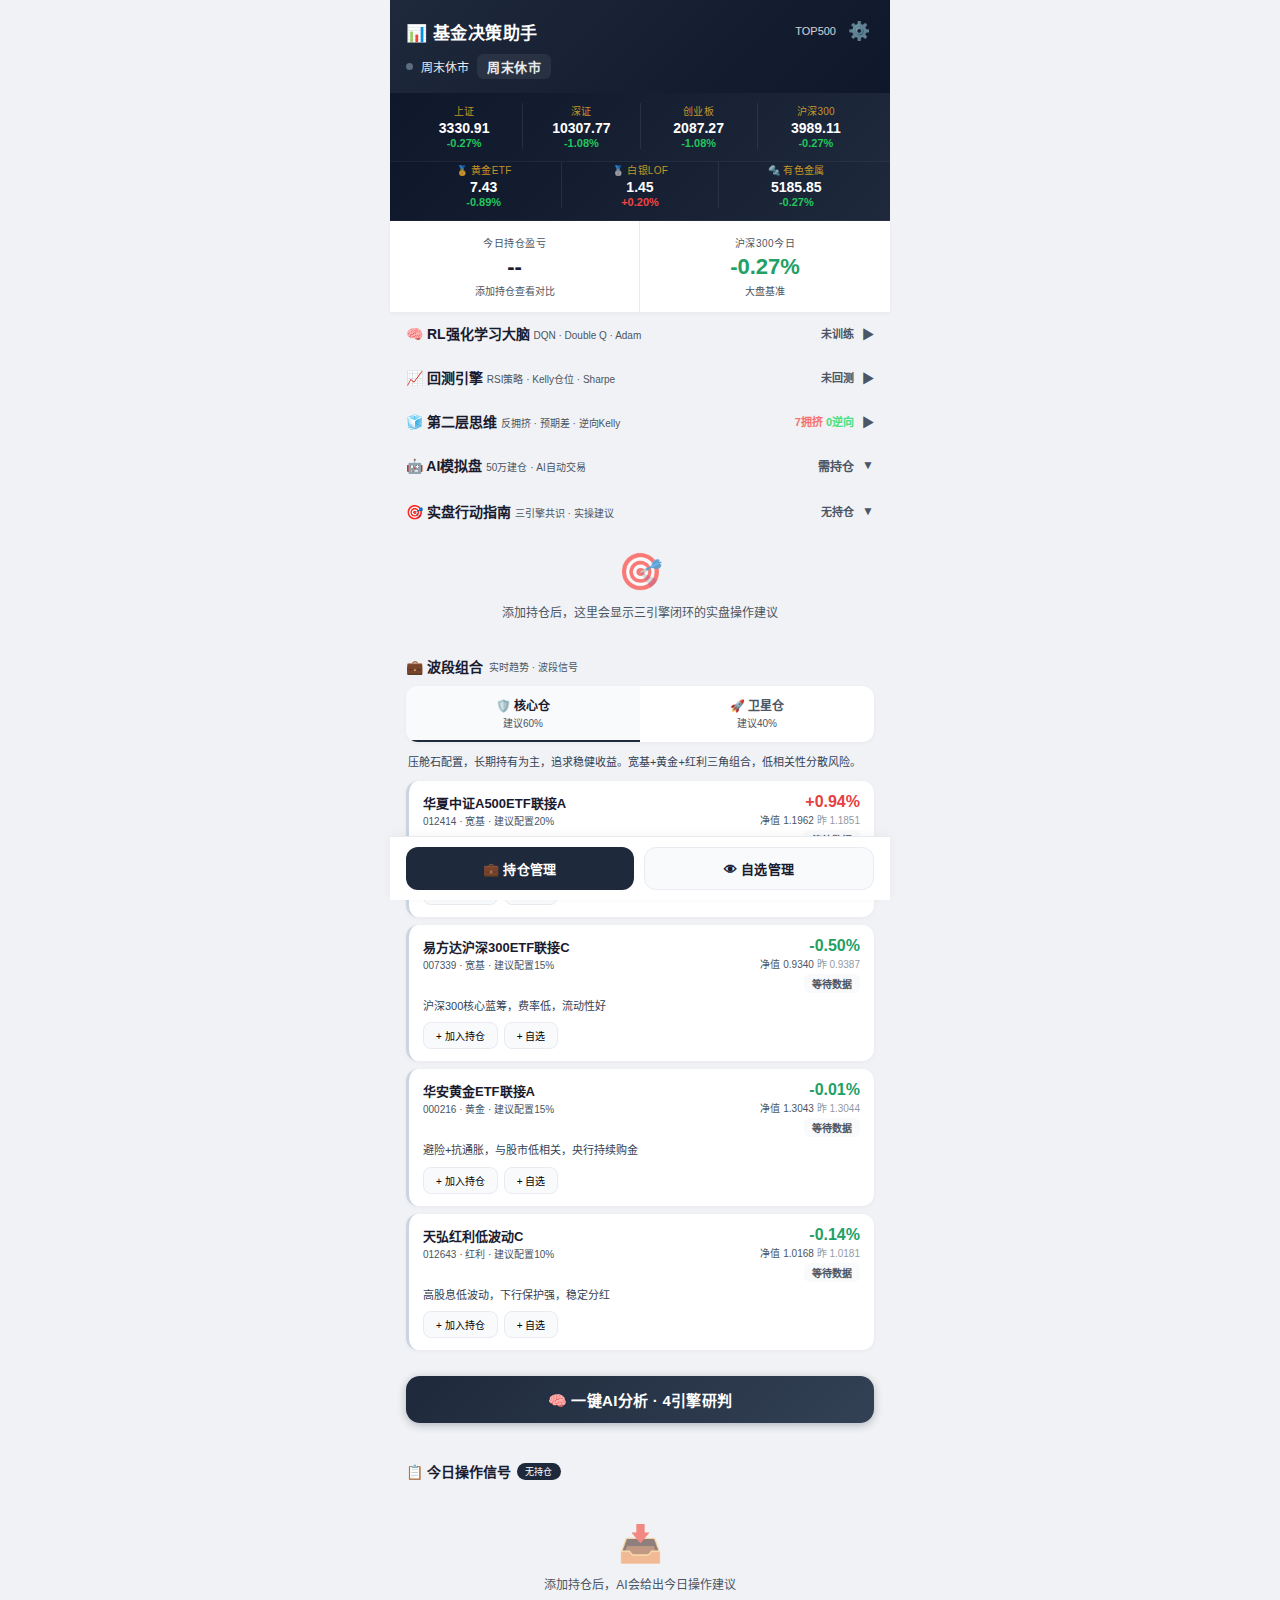
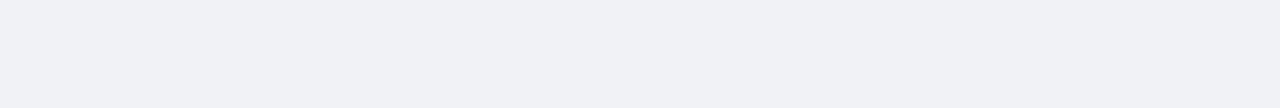
<file: index.html>
<!DOCTYPE html>
<html lang="zh-CN">
<head>
<meta charset="UTF-8">
<meta name="viewport" content="width=device-width,initial-scale=1.0,maximum-scale=1.0,user-scalable=no">
<title>基金决策助手</title>
<style>
:root {
  --bg: #f0f2f5; --card: #ffffff; --text: #1a1a2e; --sub: #4b5563;
  --border: #e8ecf1; --primary: #4F6EF7; --primary-bg: #eef2ff;
  --green: #22a065; --green-bg: #ecfdf5; --red: #e74040; --red-bg: #fef2f2;
  --yellow: #f59e0b; --yellow-bg: #fef3c7; --gray-bg: #f8fafc;
  --radius: 14px; --shadow: 0 1px 4px rgba(0,0,0,0.04);
}
* { margin:0; padding:0; box-sizing:border-box; }
body { font-family:-apple-system,BlinkMacSystemFont,'SF Pro','PingFang SC','Helvetica Neue',sans-serif; background:var(--bg); color:var(--text); -webkit-font-smoothing:antialiased; max-width:500px; margin:0 auto; min-height:100vh; padding-bottom:80px; }

/* Header — 深色大气风格 */
.header { background:linear-gradient(135deg,#1e293b,#0f172a); color:#fff; padding:16px 16px 14px; position:sticky; top:0; z-index:100; }
.header-top { display:flex; justify-content:space-between; align-items:center; margin-bottom:8px; }
.header-title { font-size:17px; font-weight:700; letter-spacing:0.5px; }
.header-gear { background:none; border:none; color:rgba(255,255,255,0.7); font-size:18px; cursor:pointer; padding:4px; transition:color .2s; }
.header-gear:hover { color:#fff; }
.market-status { display:flex; align-items:center; gap:8px; font-size:12px; opacity:0.9; }
.status-dot { width:7px; height:7px; border-radius:50%; display:inline-block; }
.status-dot.open { background:#22c55e; box-shadow:0 0 8px rgba(34,197,94,0.6); animation:pulse 2s infinite; }
.status-dot.closed { background:#64748b; }
@keyframes pulse { 0%,100%{opacity:1} 50%{opacity:0.5} }
.countdown { font-family:'SF Mono','Menlo',monospace; font-weight:600; font-size:13px; background:rgba(255,255,255,0.08); padding:3px 10px; border-radius:6px; letter-spacing:0.5px; }

/* Stats Bar */
.stats-bar { display:grid; grid-template-columns:1fr 1fr; gap:0; padding:0; background:var(--card); border-bottom:1px solid var(--border); box-shadow:var(--shadow); }
.stat-item { text-align:center; padding:14px 12px; }
.stat-item:first-child { border-right:1px solid var(--border); }
.stat-label { font-size:10px; color:var(--sub); margin-bottom:4px; letter-spacing:0.5px; text-transform:uppercase; }
.stat-value { font-size:22px; font-weight:800; font-variant-numeric:tabular-nums; }
.stat-value.up { color:var(--red); }
.stat-value.down { color:var(--green); }
.stat-sub { font-size:10px; color:var(--sub); margin-top:3px; }
.stat-sub .beat { color:var(--red); font-weight:600; }
.stat-sub .lose { color:var(--green); font-weight:600; }

/* AI Button */
.ai-btn-wrap { padding:14px 16px 8px; }
.ai-btn { width:100%; padding:13px 16px; border:none; border-radius:var(--radius); background:linear-gradient(135deg,#1e293b 0%,#334155 100%); color:white; font-size:15px; font-weight:600; cursor:pointer; display:flex; align-items:center; justify-content:center; gap:8px; transition:all .25s; box-shadow:0 2px 8px rgba(30,41,59,0.3); letter-spacing:0.3px; }
.ai-btn:hover { transform:translateY(-1px); box-shadow:0 6px 20px rgba(30,41,59,0.35); }
.ai-btn:active { transform:translateY(0); }
.ai-btn:disabled { opacity:0.5; cursor:not-allowed; transform:none; box-shadow:none; }
.ai-btn .spinner-sm { width:16px; height:16px; border:2px solid rgba(255,255,255,0.2); border-top-color:white; border-radius:50%; animation:spin 0.8s linear infinite; }
@keyframes spin { to{transform:rotate(360deg)} }
.ai-progress { font-size:11px; color:var(--sub); text-align:center; padding:6px 16px 2px; min-height:20px; }

/* Section */
.section { padding:10px 16px 4px; }
.section-title { font-size:14px; font-weight:700; color:var(--text); margin-bottom:10px; display:flex; align-items:center; gap:6px; }
.section-badge { font-size:9px; background:#1e293b; color:white; padding:2px 8px; border-radius:10px; font-weight:500; letter-spacing:0.3px; }

/* Signal Cards */
.signal-card { background:var(--card); border-radius:var(--radius); padding:16px; margin-bottom:10px; box-shadow:var(--shadow); transition:all .25s; border:1px solid transparent; }
.signal-card.buy { border-left:4px solid var(--red); background:linear-gradient(135deg,#fff 92%,#fef2f2); }
.signal-card.sell { border-left:4px solid var(--green); background:linear-gradient(135deg,#fff 92%,#ecfdf5); }
.signal-card.hold { border-left:4px solid #cbd5e1; }
.signal-top { display:flex; justify-content:space-between; align-items:flex-start; margin-bottom:8px; }
.signal-fund { flex:1; }
.signal-name { font-size:14px; font-weight:600; }
.signal-code { font-size:10px; color:var(--sub); margin-top:2px; }
.signal-pct { font-size:17px; font-weight:800; min-width:70px; text-align:right; font-variant-numeric:tabular-nums; }
.signal-nav-row { display:flex; align-items:baseline; gap:6px; justify-content:flex-end; margin-top:2px; font-variant-numeric:tabular-nums; }
.signal-nav-val { font-size:13px; font-weight:700; color:var(--text); }
.signal-nav-prev { font-size:10px; color:var(--sub); }
.signal-nav-time { font-size:9px; color:var(--sub); opacity:0.7; }
.nav-live-dot { display:inline-block; width:6px; height:6px; border-radius:50%; background:#22c55e; margin-right:3px; animation:navPulse 1.5s ease-in-out infinite; }
@keyframes navPulse { 0%,100%{opacity:1} 50%{opacity:0.3} }
.signal-action { display:inline-flex; align-items:center; gap:4px; padding:4px 12px; border-radius:8px; font-size:12px; font-weight:600; }
.signal-action.buy { background:var(--red-bg); color:var(--red); }
.signal-action.sell { background:var(--green-bg); color:var(--green); }
.signal-action.hold { background:var(--gray-bg); color:var(--sub); }
.signal-urgency { font-size:10px; padding:2px 8px; border-radius:10px; font-weight:500; }
.signal-urgency.high { background:#fee2e2; color:#dc2626; }
.signal-urgency.medium { background:var(--yellow-bg); color:var(--yellow); }
.signal-urgency.low { background:#f1f5f9; color:#64748b; }

/* Confidence Bar */
.conf-bar { display:flex; align-items:center; gap:6px; margin:8px 0; }
.conf-track { flex:1; height:5px; background:#e2e8f0; border-radius:3px; overflow:hidden; }
.conf-fill { height:100%; border-radius:3px; transition:width .6s ease; }
.conf-fill.high { background:linear-gradient(90deg,#22a065,#16a34a); }
.conf-fill.mid { background:linear-gradient(90deg,#f59e0b,#eab308); }
.conf-fill.low { background:#94a3b8; }
.conf-text { font-size:10px; color:var(--sub); min-width:30px; }
.signal-reason { font-size:12px; color:#1e293b; line-height:1.65; }
.signal-engines { font-size:10px; color:var(--sub); margin-top:8px; padding-top:8px; border-top:1px solid var(--border); }

/* Reco Cards */
.reco-card { background:var(--card); border-radius:var(--radius); padding:14px 16px; margin-bottom:8px; box-shadow:var(--shadow); display:flex; align-items:center; gap:12px; transition:transform .2s; }
.reco-card:active { transform:scale(0.98); }
.reco-info { flex:1; }
.reco-name { font-size:13px; font-weight:600; }
.reco-meta { font-size:10px; color:var(--sub); margin-top:3px; line-height:1.4; }
.reco-expect { font-size:13px; font-weight:700; color:var(--red); }
.reco-add { background:#1e293b; color:white; border:none; padding:6px 12px; border-radius:8px; font-size:11px; font-weight:600; cursor:pointer; white-space:nowrap; transition:background .2s; }
.reco-add:hover { background:#334155; }

/* Watch item */
.watch-item { background:var(--card); border-radius:12px; padding:12px 14px; margin-bottom:6px; box-shadow:var(--shadow); display:flex; align-items:center; gap:10px; transition:transform .2s; }
.watch-item:active { transform:scale(0.98); }
.watch-left { flex:1; min-width:0; }
.watch-name { font-size:13px; font-weight:600; white-space:nowrap; overflow:hidden; text-overflow:ellipsis; }
.watch-type { font-size:10px; color:var(--sub); margin-top:2px; }
.watch-pct { font-size:15px; font-weight:800; min-width:60px; text-align:right; font-variant-numeric:tabular-nums; }
.watch-signal { font-size:10px; padding:3px 8px; border-radius:6px; white-space:nowrap; font-weight:500; }
.watch-del { background:none; border:none; color:#cbd5e1; cursor:pointer; font-size:14px; padding:4px; transition:color .2s; }
.watch-del:hover { color:var(--red); }

/* Holding delete */
.hold-del { background:none; border:none; color:#cbd5e1; cursor:pointer; font-size:11px; padding:2px 4px; margin-left:4px; transition:color .2s; }
.hold-del:hover { color:var(--red); }

/* Empty state */
.empty { text-align:center; padding:32px 16px; color:var(--sub); font-size:12px; }
.empty-icon { font-size:36px; margin-bottom:10px; opacity:0.6; }

/* Bottom Bar */
.bottom-bar { position:fixed; bottom:0; left:50%; transform:translateX(-50%); width:100%; max-width:500px; background:var(--card); border-top:1px solid var(--border); padding:10px 16px; padding-bottom:calc(10px + env(safe-area-inset-bottom)); display:flex; gap:10px; z-index:100; box-shadow:0 -2px 10px rgba(0,0,0,0.04); }
.bottom-btn { flex:1; padding:11px; border:none; border-radius:12px; font-size:13px; font-weight:600; cursor:pointer; transition:all .2s; letter-spacing:0.3px; }
.bottom-btn.primary { background:#1e293b; color:white; }
.bottom-btn.primary:hover { background:#334155; }
.bottom-btn.secondary { background:var(--gray-bg); color:var(--text); border:1px solid var(--border); }
.bottom-btn.secondary:hover { background:#eef2ff; }

/* Modal */
.modal-overlay { display:none; position:fixed; top:0; left:0; right:0; bottom:0; background:rgba(15,23,42,0.5); backdrop-filter:blur(4px); -webkit-backdrop-filter:blur(4px); z-index:400; align-items:center; justify-content:center; }
.fund-search-box { position:relative; margin-bottom:12px; }
.fund-search-box input { width:100%; padding:12px 14px 12px 36px; border:1.5px solid var(--border); border-radius:12px; font-size:14px; outline:none; background:var(--gray-bg); transition:border-color .2s,box-shadow .2s; }
.fund-search-box input:focus { border-color:var(--primary); background:#fff; box-shadow:0 0 0 3px rgba(99,102,241,0.1); }
.fund-search-box .search-icon { position:absolute; left:12px; top:50%; transform:translateY(-50%); font-size:14px; color:var(--sub); pointer-events:none; }
.fund-search-results { max-height:260px; overflow-y:auto; border:1px solid var(--border); border-radius:12px; background:var(--card); }
.fund-search-results:empty { display:none; }
.fund-result-item { display:flex; align-items:center; padding:10px 14px; cursor:pointer; border-bottom:1px solid var(--border); transition:background .15s; gap:10px; }
.fund-result-item:last-child { border-bottom:none; }
.fund-result-item:hover,.fund-result-item:active { background:var(--primary-bg); }
.fund-result-code { font-size:13px; font-weight:700; color:var(--primary); min-width:60px; font-variant-numeric:tabular-nums; }
.fund-result-name { font-size:12px; color:var(--text); flex:1; overflow:hidden; text-overflow:ellipsis; white-space:nowrap; }
.fund-result-type { font-size:9px; background:var(--gray-bg); color:var(--sub); padding:2px 6px; border-radius:6px; white-space:nowrap; }
.fund-search-hint { text-align:center; padding:20px 10px; font-size:11px; color:var(--sub); }
.fund-selected-card { display:flex; align-items:center; gap:10px; padding:12px 14px; background:linear-gradient(135deg,var(--primary-bg),#eef2ff); border:1.5px solid var(--primary); border-radius:12px; margin-bottom:14px; }
.fund-selected-card .sel-code { font-size:15px; font-weight:700; color:var(--primary); }
.fund-selected-card .sel-name { font-size:13px; color:var(--text); flex:1; }
.fund-selected-card .sel-clear { background:none; border:none; font-size:16px; color:var(--sub); cursor:pointer; padding:4px; }
.modal { background:var(--card); border-radius:20px; margin:16px; padding:24px; max-width:380px; width:100%; max-height:85vh; overflow-y:auto; box-shadow:0 20px 60px rgba(0,0,0,0.15); }
.modal h3 { font-size:17px; margin-bottom:16px; display:flex; justify-content:space-between; align-items:center; }
.modal h3 button { background:none; border:none; font-size:18px; cursor:pointer; color:var(--sub); width:28px; height:28px; border-radius:50%; display:flex; align-items:center; justify-content:center; transition:background .2s; }
.modal h3 button:hover { background:var(--gray-bg); }
.form-row { margin-bottom:14px; }
.form-row label { display:block; font-size:11px; font-weight:600; color:var(--sub); margin-bottom:5px; letter-spacing:0.3px; text-transform:uppercase; }
.form-row input, .form-row select { width:100%; padding:10px 12px; border:1px solid var(--border); border-radius:10px; font-size:13px; transition:border-color .2s; outline:none; background:var(--gray-bg); }
.form-row input:focus, .form-row select:focus { border-color:var(--primary); background:#fff; }
.form-btn { width:100%; padding:12px; border:none; border-radius:12px; background:#1e293b; color:white; font-size:14px; font-weight:600; cursor:pointer; transition:background .2s; letter-spacing:0.3px; }
.form-btn:hover { background:#334155; }

.spinner { width:24px; height:24px; border:3px solid var(--border); border-top-color:var(--primary); border-radius:50%; animation:spin .8s linear infinite; margin:0 auto; }

/* Market summary */
.market-summary { font-size:12px; color:#1e293b; line-height:1.7; padding:14px 16px; background:var(--card); border-radius:var(--radius); margin-bottom:10px; box-shadow:var(--shadow); border-left:3px solid var(--primary); }
.provider-tag { font-size:9px; background:var(--primary-bg); color:var(--primary); padding:2px 8px; border-radius:10px; margin-left:6px; font-weight:500; }

/* Index Bar */
.idx-bar { background:linear-gradient(135deg,#0f172a,#1e293b); padding:10px 16px 12px; display:flex; gap:0; border-bottom:1px solid rgba(255,255,255,0.06); }
.idx-item { flex:1; text-align:center; position:relative; }
.idx-item+.idx-item { border-left:1px solid rgba(255,255,255,0.08); }
.idx-name { font-size:10px; color:rgba(251,191,36,0.75); letter-spacing:0.3px; }
.idx-val { font-size:14px; font-weight:700; color:#fff; margin-top:2px; font-variant-numeric:tabular-nums; }
.idx-pct { font-size:11px; font-weight:600; margin-top:1px; font-variant-numeric:tabular-nums; }
.idx-pct.up { color:#ef4444; }
.idx-pct.down { color:#22c55e; }
.idx-pct.flat { color:rgba(255,255,255,0.5); }

/* Portfolio Section */
.pf-section { padding:10px 16px 4px; }
.pf-tabs { display:flex; gap:0; background:var(--card); border-radius:12px; overflow:hidden; box-shadow:var(--shadow); margin-bottom:12px; }
.pf-tab { flex:1; padding:10px 8px; text-align:center; cursor:pointer; border:none; background:transparent; font-size:12px; font-weight:600; color:var(--sub); transition:all .2s; border-bottom:2px solid transparent; }
.pf-tab.active { color:var(--text); background:var(--gray-bg); border-bottom-color:#1e293b; }
.pf-tab .pf-tab-ratio { font-size:10px; font-weight:400; color:var(--sub); display:block; margin-top:2px; }
.pf-group { display:none; }
.pf-group.active { display:block; }
.pf-group-desc { font-size:11px; color:#334155; margin-bottom:10px; padding:0 2px; line-height:1.5; }
.pf-card { background:var(--card); border-radius:12px; padding:12px 14px; margin-bottom:8px; box-shadow:var(--shadow); transition:all .2s; }
.pf-card:active { transform:scale(0.98); }
.pf-card.swing-buy { border-left:3px solid var(--red); }
.pf-card.swing-sell { border-left:3px solid var(--green); }
.pf-card.swing-hold { border-left:3px solid #cbd5e1; }
.pf-top { display:flex; justify-content:space-between; align-items:flex-start; }
.pf-info { flex:1; min-width:0; }
.pf-name { font-size:13px; font-weight:600; white-space:nowrap; overflow:hidden; text-overflow:ellipsis; }
.pf-code { font-size:10px; color:var(--sub); margin-top:1px; }
.pf-right { text-align:right; min-width:70px; }
.pf-pct { font-size:16px; font-weight:800; font-variant-numeric:tabular-nums; }
.pf-swing-tag { display:inline-block; font-size:10px; padding:2px 8px; border-radius:6px; font-weight:600; margin-top:3px; }
.pf-swing-tag.buy { background:var(--red-bg); color:var(--red); }
.pf-swing-tag.sell { background:var(--green-bg); color:var(--green); }
.pf-swing-tag.hold { background:var(--gray-bg); color:var(--sub); }
.pf-trend-row { display:flex; gap:6px; flex-wrap:wrap; font-size:10px; margin-top:8px; padding-top:7px; border-top:1px solid var(--border); }
.pf-trend-item { display:flex; align-items:center; gap:2px; }
.pf-trend-label { color:var(--sub); }
.pf-reason { font-size:11px; color:#334155; margin-top:6px; line-height:1.4; }
.pf-actions { display:flex; gap:6px; margin-top:8px; }
.pf-act-btn { padding:5px 12px; border:1px solid var(--border); border-radius:8px; background:var(--gray-bg); font-size:10px; font-weight:500; cursor:pointer; transition:all .2s; }
.pf-act-btn:hover { background:#1e293b; color:white; border-color:#1e293b; }
.pf-act-btn.in-hold { background:rgba(34,160,101,0.08); color:var(--green); border-color:var(--green); cursor:default; font-weight:600; }
.pf-act-btn.in-watch { background:rgba(79,110,247,0.08); color:var(--primary); border-color:var(--primary); cursor:default; font-weight:600; }

/* Review Section */
.review-section { padding:10px 16px 4px; }
.review-card { background:var(--card); border-radius:var(--radius); padding:14px 16px; margin-bottom:10px; box-shadow:var(--shadow); }
.review-header { display:flex; justify-content:space-between; align-items:center; margin-bottom:10px; }
.review-date { font-size:13px; font-weight:700; color:var(--text); }
.review-pnl { font-size:14px; font-weight:800; font-variant-numeric:tabular-nums; }
.review-stats { display:flex; gap:12px; margin-bottom:10px; flex-wrap:wrap; }
.review-stat { font-size:11px; display:flex; align-items:center; gap:4px; }
.review-stat-label { color:var(--sub); }
.review-stat-val { font-weight:600; }
.review-items { border-top:1px solid var(--border); padding-top:8px; }
.review-item { display:flex; align-items:center; gap:8px; padding:6px 0; border-bottom:1px solid rgba(0,0,0,0.03); font-size:12px; }
.review-item:last-child { border-bottom:none; }
.review-fund-name { flex:1; min-width:0; white-space:nowrap; overflow:hidden; text-overflow:ellipsis; font-weight:500; }
.review-pred { font-size:10px; padding:2px 8px; border-radius:6px; font-weight:600; }
.review-pred.buy { background:var(--red-bg); color:var(--red); }
.review-pred.sell { background:var(--green-bg); color:var(--green); }
.review-pred.hold { background:var(--gray-bg); color:var(--sub); }
.review-actual { font-weight:700; min-width:55px; text-align:right; font-variant-numeric:tabular-nums; }
.review-verdict { font-size:10px; padding:2px 6px; border-radius:4px; font-weight:600; white-space:nowrap; }
.review-verdict.correct { background:#ecfdf5; color:#16a34a; }
.review-verdict.wrong { background:#fef2f2; color:#dc2626; }
.review-verdict.neutral { background:#f8fafc; color:#64748b; }
.review-lesson { margin-top:8px; padding:8px 12px; background:#fffbeb; border-radius:8px; border:1px solid #fde68a; font-size:11px; color:#92400e; line-height:1.5; }
.review-toggle { font-size:11px; color:var(--primary); cursor:pointer; font-weight:500; }
.review-history-toggle { text-align:center; padding:8px; }

/* Simulation Portfolio */
.sim-section { padding:10px 16px 4px; }
.sim-header { display:flex; justify-content:space-between; align-items:center; cursor:pointer; }
.sim-header-right { display:flex; align-items:center; gap:8px; }
.sim-toggle-icon { font-size:12px; color:var(--sub); transition:transform .2s; }
.sim-overview { background:linear-gradient(135deg,#0f172a,#1e293b); color:#fff; border-radius:var(--radius); padding:14px 16px; margin-bottom:10px; box-shadow:0 2px 8px rgba(15,23,42,0.2); }
.sim-stat-row { display:flex; gap:0; }
.sim-stat { flex:1; text-align:center; position:relative; }
.sim-stat+.sim-stat { border-left:1px solid rgba(255,255,255,0.1); }
.sim-stat-label { font-size:9px; color:rgba(255,255,255,0.5); letter-spacing:0.3px; }
.sim-stat-val { font-size:18px; font-weight:800; margin-top:2px; font-variant-numeric:tabular-nums; }
.sim-target { margin-top:10px; padding-top:10px; border-top:1px solid rgba(255,255,255,0.1); }
.sim-target span { color:rgba(255,255,255,0.6); }
.sim-progress { height:6px; background:rgba(255,255,255,0.1); border-radius:3px; overflow:hidden; }
.sim-progress-fill { height:100%; border-radius:3px; transition:width .6s ease; }
.sim-compare { background:var(--card); border-radius:var(--radius); padding:12px 14px; margin-bottom:10px; box-shadow:var(--shadow); }
.sim-compare-title { font-size:12px; font-weight:700; margin-bottom:8px; }
.sim-compare-row { display:flex; gap:0; }
.sim-compare-item { flex:1; text-align:center; padding:4px 0; }
.sim-compare-item+.sim-compare-item { border-left:1px solid var(--border); }
.sim-compare-label { font-size:9px; color:var(--sub); display:block; }
.sim-compare-val { font-size:14px; font-weight:700; font-variant-numeric:tabular-nums; }
.sim-pos-card { background:var(--card); border-radius:10px; padding:10px 12px; margin-bottom:6px; box-shadow:var(--shadow); }
.sim-pos-top { display:flex; justify-content:space-between; align-items:flex-start; }
.sim-pos-info { flex:1; min-width:0; }
.sim-pos-name { font-size:12px; font-weight:600; white-space:nowrap; overflow:hidden; text-overflow:ellipsis; }
.sim-pos-meta { font-size:9px; color:var(--sub); margin-top:1px; }
.sim-pos-right { text-align:right; min-width:60px; }
.sim-pos-pct { font-size:14px; font-weight:800; font-variant-numeric:tabular-nums; }
.sim-pos-detail { display:flex; gap:8px; font-size:10px; color:var(--sub); margin-top:4px; padding-top:4px; border-top:1px solid var(--border); }
.sim-learn-card { background:#fffbeb; border:1px solid #fde68a; border-radius:8px; padding:8px 10px; margin-bottom:6px; }
.sim-strategy-card { background:var(--card); border-radius:10px; padding:10px 14px; box-shadow:var(--shadow); margin-bottom:8px; }
.sim-param-grid { display:grid; grid-template-columns:1fr 1fr 1fr; gap:6px; }
.sim-param { text-align:center; background:var(--bg); border-radius:6px; padding:6px 4px; }
.sp-label { font-size:9px; color:var(--sub); display:block; }
.sp-val { font-size:12px; font-weight:700; }
.sim-trade-item { display:flex; align-items:center; gap:6px; padding:6px 0; border-bottom:1px solid var(--border); font-size:11px; }
.sim-trade-item:last-child { border-bottom:none; }
.sim-chart { background:var(--card); border-radius:10px; padding:10px 12px; box-shadow:var(--shadow); }
.sim-chart-row { display:flex; align-items:center; gap:6px; padding:2px 0; }
.sim-chart-date { font-size:9px; color:var(--sub); min-width:36px; }
.sim-chart-bar { flex:1; height:10px; background:var(--bg); border-radius:3px; overflow:hidden; }
.sim-chart-val { font-size:9px; font-weight:600; min-width:42px; text-align:right; font-variant-numeric:tabular-nums; }

/* Manage Panel */
/* Data Intelligence Dashboard */

.macro-card { background:var(--card); border-radius:10px; padding:10px 14px; margin-bottom:8px; box-shadow:var(--shadow); }
.macro-card-title { font-size:11px; font-weight:700; margin-bottom:6px; display:flex; align-items:center; gap:4px; }
.macro-grid { display:grid; grid-template-columns:1fr 1fr 1fr; gap:6px; }
.macro-item { text-align:center; background:var(--bg); border-radius:6px; padding:6px 4px; }
.macro-label { font-size:8px; color:var(--sub); display:block; letter-spacing:0.3px; }
.macro-val { font-size:12px; font-weight:700; margin-top:1px; font-variant-numeric:tabular-nums; }
.macro-val.positive { color:var(--red); }
.macro-val.negative { color:var(--green); }
.macro-val.neutral { color:var(--sub); }
.news-card { background:var(--card); border-radius:10px; padding:10px 14px; margin-bottom:8px; box-shadow:var(--shadow); }
.news-item { display:flex; gap:6px; padding:5px 0; border-bottom:1px solid var(--border); align-items:flex-start; }
.news-item:last-child { border-bottom:none; }
.news-sentiment { font-size:12px; min-width:18px; text-align:center; }
.news-text { font-size:11px; color:var(--text); line-height:1.4; flex:1; }
.news-time { font-size:9px; color:var(--sub); min-width:36px; text-align:right; white-space:nowrap; }
.cap-flow-bar { height:8px; border-radius:4px; overflow:hidden; background:var(--bg); margin-top:2px; }
.cap-flow-fill { height:100%; border-radius:4px; }
.sentiment-meter { display:flex; align-items:center; gap:8px; padding:8px 0; }
.sentiment-bar { flex:1; height:10px; border-radius:5px; background:linear-gradient(90deg,var(--green),#fbbf24,var(--red)); position:relative; }
.sentiment-dot { width:14px; height:14px; border-radius:50%; background:#fff; border:2px solid #1e293b; position:absolute; top:-2px; transition:left .3s; }
.sentiment-label { font-size:10px; font-weight:700; min-width:40px; }
/* Global News Aggregation */
.global-news-card { background:var(--card); border-radius:10px; padding:10px 14px; margin-bottom:8px; box-shadow:var(--shadow); }
.global-news-sources { display:flex; flex-wrap:wrap; gap:4px; margin-bottom:8px; }
.global-news-tag { font-size:8px; padding:2px 6px; border-radius:8px; background:var(--bg); color:var(--sub); font-weight:600; }
.global-news-tag.active { background:#3b82f6; color:#fff; }
.global-news-item { display:flex; gap:8px; padding:6px 0; border-bottom:1px solid var(--border); align-items:flex-start; }
.global-news-item:last-child { border-bottom:none; }
.global-news-src { font-size:8px; color:#3b82f6; font-weight:700; min-width:32px; text-transform:uppercase; }
.global-news-title { font-size:11px; color:var(--text); line-height:1.4; flex:1; }
.global-news-title a { color:var(--text); text-decoration:none; }
.global-news-title a:hover { text-decoration:underline; }
.global-news-cat { font-size:8px; color:var(--sub); background:var(--bg); padding:1px 5px; border-radius:4px; white-space:nowrap; }
.global-news-time { font-size:9px; color:var(--sub); min-width:36px; text-align:right; white-space:nowrap; }
.global-news-summary { background:linear-gradient(135deg,#1e3a5f,#0f172a); color:#e2e8f0; border-radius:10px; padding:12px 14px; margin-bottom:8px; font-size:11px; line-height:1.6; }
.global-news-summary-title { font-size:11px; font-weight:700; margin-bottom:6px; color:#93c5fd; }
.global-news-impact { margin-top:8px; padding-top:8px; border-top:1px solid rgba(255,255,255,0.1); }
.global-news-impact-title { font-size:10px; font-weight:700; color:#fbbf24; margin-bottom:4px; }
.global-news-impact-item { font-size:10px; line-height:1.5; padding:2px 0; }
.global-news-sentiment { display:flex; justify-content:center; gap:16px; margin-top:8px; padding-top:8px; border-top:1px solid rgba(255,255,255,0.1); }
.global-news-sentiment-item { text-align:center; }
.global-news-sentiment-label { font-size:8px; color:rgba(255,255,255,0.5); }
.global-news-sentiment-val { font-size:14px; font-weight:700; }
.global-news-btn { display:block; width:100%; padding:8px; border:1px dashed rgba(59,130,246,0.4); background:transparent; color:#3b82f6; font-size:10px; border-radius:8px; cursor:pointer; text-align:center; margin-top:6px; transition:all .2s; }
.global-news-btn:hover { background:rgba(59,130,246,0.1); border-color:#3b82f6; }
.global-news-btn:disabled { opacity:0.5; cursor:not-allowed; }
/* ===== 宏观异动雷达 (Macro & Anomaly Radar) ===== */
.radar-section { background:linear-gradient(135deg,#0f172a 0%,#1a1a2e 50%,#1e1b4b 100%); border-radius:var(--radius); padding:14px 16px; margin-top:10px; color:#fff; box-shadow:0 2px 12px rgba(22,33,62,0.25); }
.radar-header { display:flex; justify-content:space-between; align-items:center; margin-bottom:8px; }
.radar-title { font-size:13px; font-weight:700; }
.radar-meta { font-size:9px; color:rgba(255,255,255,0.45); display:flex; align-items:center; gap:6px; }
.radar-score { font-size:11px; font-weight:700; padding:2px 8px; border-radius:6px; }
/* 热点温度计 */
.radar-module { margin-bottom:12px; }
.radar-mod-title { font-size:11px; font-weight:700; margin-bottom:6px; display:flex; align-items:center; gap:4px; }
.heatmap-grid { display:grid; grid-template-columns:1fr 1fr; gap:4px 8px; }
.heat-item { display:flex; align-items:center; gap:4px; padding:3px 6px; border-radius:6px; background:rgba(255,255,255,0.04); font-size:10px; }
.heat-tag { min-width:50px; font-weight:600; color:#e2e8f0; }
.heat-bar { flex:1; height:5px; border-radius:3px; background:rgba(255,255,255,0.08); overflow:hidden; min-width:30px; }
.heat-fill { height:100%; border-radius:3px; transition:width .5s; }
.heat-temp { font-weight:700; min-width:22px; text-align:right; font-size:10px; }
.heat-trend { font-size:9px; min-width:10px; }
/* 持仓异动归因 */
.impact-list { display:flex; flex-direction:column; gap:6px; }
.impact-item { padding:8px 10px; border-radius:8px; border-left:3px solid transparent; background:rgba(255,255,255,0.04); }
.impact-item.positive { border-left-color:#4ade80; }
.impact-item.negative { border-left-color:#f87171; }
.impact-item.neutral { border-left-color:#fbbf24; }
.impact-fund { font-size:12px; font-weight:700; color:#e2e8f0; margin-bottom:2px; }
.impact-pct { font-size:11px; font-weight:700; }
.impact-reason { font-size:10px; color:#cbd5e1; line-height:1.4; margin-top:2px; }
.impact-events { display:flex; gap:3px; flex-wrap:wrap; margin-top:4px; }
.impact-evt-chip { font-size:8px; padding:1px 6px; border-radius:4px; font-weight:600; }
.impact-evt-chip.pos { background:rgba(74,222,128,0.15); color:#4ade80; }
.impact-evt-chip.neg { background:rgba(248,113,113,0.15); color:#f87171; }
/* AI策略建议 */
.strategy-list { display:flex; flex-direction:column; gap:6px; }
.strategy-item { padding:6px 10px; border-radius:8px; background:rgba(255,255,255,0.04); display:flex; gap:8px; align-items:flex-start; }
.strategy-icon { font-size:16px; min-width:20px; text-align:center; }
.strategy-body { flex:1; }
.strategy-label { font-size:10px; font-weight:700; margin-bottom:2px; }
.strategy-text { font-size:10px; color:#cbd5e1; line-height:1.4; }
.strategy-fund { font-size:9px; color:#22d3ee; font-weight:600; cursor:pointer; margin-top:2px; }
/* Real-World Action Guide */
.action-guide { padding:12px 16px 6px; }
.action-guide-header { display:flex; justify-content:space-between; align-items:center; cursor:pointer; }
.action-guide-header-right { display:flex; align-items:center; gap:8px; }
.action-guide-toggle { font-size:12px; color:var(--sub); transition:transform .2s; }
.action-guide-brief { font-size:11px; font-weight:600; }
.action-guide-container { margin-top:8px; }
.ag-overview { background:linear-gradient(135deg,#1a1a2e,#16213e); color:#fff; border-radius:var(--radius); padding:14px 16px; margin-bottom:10px; box-shadow:0 2px 12px rgba(22,33,62,0.25); }
.ag-score-row { display:flex; align-items:center; gap:14px; margin-bottom:10px; }
.ag-big-score { font-size:36px; font-weight:900; font-variant-numeric:tabular-nums; line-height:1; }
.ag-score-meta { flex:1; }
.ag-score-label { font-size:13px; font-weight:700; }
.ag-score-desc { font-size:10px; color:rgba(255,255,255,0.55); margin-top:2px; }
.ag-engines { display:grid; grid-template-columns:1fr 1fr 1fr; gap:8px; margin-bottom:10px; }
.ag-engine { background:rgba(255,255,255,0.06); border-radius:8px; padding:8px 6px; text-align:center; border:1px solid rgba(255,255,255,0.08); }
.ag-engine-icon { font-size:16px; }
.ag-engine-name { font-size:8px; color:rgba(255,255,255,0.45); letter-spacing:0.3px; margin:2px 0; }
.ag-engine-vote { font-size:11px; font-weight:700; }
.ag-engine-conf { font-size:8px; color:rgba(255,255,255,0.4); margin-top:1px; }
.ag-advice-bar { background:rgba(255,255,255,0.08); border-radius:8px; padding:8px 12px; font-size:11px; line-height:1.5; }
.ag-advice-bar b { color:#fbbf24; }
.ag-fund-card { background:var(--card); border-radius:10px; padding:12px 14px; margin-bottom:8px; box-shadow:var(--shadow); border-left:3px solid var(--border); transition:border-color .2s; }
.ag-fund-card.action-buy { border-left-color:var(--red); }
.ag-fund-card.action-sell { border-left-color:var(--green); }
.ag-fund-card.action-hold { border-left-color:var(--primary); }
.ag-fund-top { display:flex; justify-content:space-between; align-items:flex-start; margin-bottom:6px; }
.ag-fund-name { font-size:13px; font-weight:700; }
.ag-fund-code { font-size:10px; color:var(--sub); }
.ag-fund-action { font-size:12px; font-weight:700; padding:2px 10px; border-radius:6px; }
.ag-fund-action.buy { background:var(--red-bg); color:var(--red); }
.ag-fund-action.sell { background:var(--green-bg); color:var(--green); }
.ag-fund-action.hold { background:var(--primary-bg); color:var(--primary); }
.ag-vote-strip { display:flex; gap:3px; margin-bottom:6px; }
.ag-vote-chip { font-size:8px; padding:1px 6px; border-radius:4px; font-weight:600; letter-spacing:0.2px; }
.ag-vote-chip.bullish { background:#fef2f2; color:#ef4444; }
.ag-vote-chip.bearish { background:#ecfdf5; color:#16a34a; }
.ag-vote-chip.neutral { background:#f8fafc; color:#94a3b8; }
.ag-reason { font-size:11px; color:#1e293b; line-height:1.5; margin-bottom:6px; }
.ag-metrics { display:flex; gap:4px; flex-wrap:wrap; }
.ag-metric { font-size:9px; padding:2px 6px; border-radius:4px; background:var(--bg); color:var(--sub); }
.ag-metric b { color:var(--text); font-weight:600; }
.ag-position-bar { margin-top:8px; }
.ag-pos-label { font-size:9px; color:var(--sub); display:flex; justify-content:space-between; margin-bottom:3px; }
.ag-pos-track { height:6px; background:var(--bg); border-radius:3px; overflow:hidden; }
.ag-pos-fill { height:100%; border-radius:3px; transition:width .3s; }
.ag-summary { background:var(--card); border-radius:10px; padding:12px 14px; box-shadow:var(--shadow); border:1px dashed var(--border); }
.ag-summary-title { font-size:11px; font-weight:700; margin-bottom:6px; }
.ag-summary-text { font-size:11px; color:#1e293b; line-height:1.6; }
.ag-summary-text b { color:var(--text); }
.ag-disclaimer { font-size:9px; color:var(--sub); text-align:center; padding:6px 0; line-height:1.4; }

/* RL Brain Dashboard */
.rl-brain { padding:10px 16px 4px; }
.rl-brain-header { display:flex; justify-content:space-between; align-items:center; cursor:pointer; }
.rl-brain-header-right { display:flex; align-items:center; gap:8px; }
.rl-brain-toggle { font-size:12px; color:var(--sub); transition:transform .2s; }
.rl-brain-brief { font-size:11px; font-weight:600; }
.rl-brain-container { margin-top:8px; }
.rl-card { background:var(--card); border-radius:10px; padding:10px 14px; margin-bottom:8px; box-shadow:var(--shadow); }
.rl-card-title { font-size:11px; font-weight:700; margin-bottom:6px; display:flex; align-items:center; gap:4px; }
.rl-status { display:flex; align-items:center; gap:6px; margin-bottom:8px; }
.rl-status-dot { width:8px; height:8px; border-radius:50%; }
.rl-status-dot.active { background:#22c55e; animation:rlPulse 1.5s infinite; }
.rl-status-dot.idle { background:var(--sub); }
.rl-status-dot.training { background:#eab308; animation:rlPulse 0.5s infinite; }
.rl-status-text { font-size:10px; color:var(--sub); }
.rl-progress { width:100%; height:6px; background:var(--bg); border-radius:3px; overflow:hidden; margin:6px 0; }
.rl-progress-fill { height:100%; border-radius:3px; background:linear-gradient(90deg,#3b82f6,#8b5cf6); transition:width .3s; }
.rl-metrics { display:grid; grid-template-columns:1fr 1fr 1fr; gap:6px; }
.rl-metric { text-align:center; background:var(--bg); border-radius:6px; padding:6px 4px; }
.rl-metric-label { font-size:8px; color:var(--sub); display:block; letter-spacing:0.3px; }
.rl-metric-val { font-size:12px; font-weight:700; margin-top:1px; font-variant-numeric:tabular-nums; }
.rl-chart { height:60px; background:var(--bg); border-radius:6px; margin-top:6px; position:relative; overflow:hidden; }
.rl-train-btn { width:100%; padding:8px; border:none; border-radius:8px; font-size:12px; font-weight:600; cursor:pointer; transition:all .2s; margin-top:6px; }
.rl-train-btn.start { background:linear-gradient(135deg,#3b82f6,#8b5cf6); color:white; }
.rl-train-btn.stop { background:#ef4444; color:white; }
.rl-train-btn:disabled { opacity:0.5; cursor:not-allowed; }
.rl-signal-row { display:flex; align-items:center; gap:8px; padding:4px 0; border-bottom:1px solid var(--border); }
.rl-signal-row:last-child { border-bottom:none; }
.rl-signal-name { font-size:11px; flex:1; }
.rl-signal-action { font-size:10px; font-weight:700; padding:2px 8px; border-radius:4px; }
.rl-signal-action.buy { background:rgba(239,68,68,0.1); color:var(--red); }
.rl-signal-action.sell { background:rgba(34,197,94,0.1); color:var(--green); }
.rl-signal-action.hold { background:rgba(148,163,184,0.1); color:var(--sub); }
.rl-signal-conf { font-size:10px; color:var(--sub); min-width:32px; text-align:right; }
.rl-qbar { display:flex; gap:2px; flex:1; }
.rl-qbar-seg { height:6px; border-radius:2px; min-width:2px; }
@keyframes rlPulse { 0%,100%{opacity:1} 50%{opacity:0.4} }
/* Backtest Dashboard */
.bt-section { padding:10px 16px 4px; }
.bt-header { display:flex; justify-content:space-between; align-items:center; cursor:pointer; }
.bt-header-right { display:flex; align-items:center; gap:8px; }
.bt-toggle { font-size:12px; color:var(--sub); transition:transform .2s; }
.bt-brief { font-size:11px; font-weight:600; }
.bt-container { margin-top:8px; }
.bt-card { background:var(--card); border-radius:10px; padding:10px 14px; margin-bottom:8px; box-shadow:var(--shadow); }
.bt-card-title { font-size:11px; font-weight:700; margin-bottom:6px; display:flex; align-items:center; gap:4px; }
.bt-metrics { display:grid; grid-template-columns:1fr 1fr 1fr; gap:6px; }
.bt-metric { text-align:center; background:var(--bg); border-radius:6px; padding:6px 4px; }
.bt-metric-label { font-size:8px; color:var(--sub); display:block; letter-spacing:0.3px; }
.bt-metric-val { font-size:12px; font-weight:700; margin-top:1px; font-variant-numeric:tabular-nums; }
.bt-chart { height:80px; background:var(--bg); border-radius:6px; margin-top:6px; position:relative; overflow:hidden; }
.bt-trade-row { display:flex; align-items:center; gap:6px; padding:4px 0; border-bottom:1px solid var(--border); font-size:10px; }
.bt-trade-row:last-child { border-bottom:none; }
.bt-run-btn { width:100%; padding:8px; border:none; border-radius:8px; font-size:12px; font-weight:600; cursor:pointer; transition:all .2s; margin-top:6px; background:linear-gradient(135deg,#f59e0b,#ef4444); color:white; }
.bt-run-btn:disabled { opacity:0.5; cursor:not-allowed; }
.bt-kelly-bar { display:flex; height:16px; border-radius:4px; overflow:hidden; background:var(--bg); margin-top:4px; }
.bt-kelly-seg { height:100%; display:flex; align-items:center; justify-content:center; font-size:8px; font-weight:700; color:white; transition:width .3s; }
.bt-dd-chart { height:50px; background:var(--bg); border-radius:6px; margin-top:6px; position:relative; overflow:hidden; }
.bt-fund-row { display:flex; align-items:center; gap:6px; padding:5px 0; border-bottom:1px solid var(--border); }
.bt-fund-row:last-child { border-bottom:none; }
.bt-fund-name { font-size:11px; flex:1; }
.bt-fund-ret { font-size:11px; font-weight:700; min-width:50px; text-align:right; }
.bt-fund-sharpe { font-size:10px; color:var(--sub); min-width:40px; text-align:right; }
.bt-fund-mdd { font-size:10px; min-width:45px; text-align:right; }
.bt-fund-kelly { font-size:10px; font-weight:600; min-width:35px; text-align:right; }
/* Manage Panel */
.manage-overlay { display:none; position:fixed; top:0; left:0; right:0; bottom:0; background:rgba(15,23,42,0.5); backdrop-filter:blur(4px); -webkit-backdrop-filter:blur(4px); z-index:300; }
.manage-panel { position:absolute; bottom:0; left:50%; transform:translateX(-50%); width:100%; max-width:500px; background:var(--bg); border-radius:20px 20px 0 0; max-height:88vh; display:flex; flex-direction:column; animation:slideUp .3s ease; }
@keyframes slideUp { from{transform:translateX(-50%) translateY(100%)} to{transform:translateX(-50%) translateY(0)} }
.manage-header { display:flex; align-items:center; padding:16px 16px 0; gap:8px; }
.manage-tabs { flex:1; display:flex; gap:0; background:var(--card); border-radius:10px; overflow:hidden; box-shadow:var(--shadow); }
.manage-tab { flex:1; padding:10px 12px; text-align:center; font-size:13px; font-weight:600; cursor:pointer; color:var(--sub); transition:all .2s; border-bottom:2px solid transparent; background:transparent; }
.manage-tab.active { color:var(--text); background:var(--gray-bg); border-bottom-color:#1e293b; }
.manage-count { font-size:10px; font-weight:400; background:rgba(0,0,0,0.06); padding:1px 6px; border-radius:8px; margin-left:2px; }
.manage-close { background:none; border:none; font-size:20px; cursor:pointer; color:var(--sub); width:36px; height:36px; border-radius:50%; display:flex; align-items:center; justify-content:center; transition:all .2s; flex-shrink:0; }
.manage-close:hover { background:var(--card); color:var(--text); }
.manage-toolbar { display:flex; gap:8px; padding:12px 16px 8px; align-items:center; }
.manage-search { flex:1; padding:9px 12px; border:1px solid var(--border); border-radius:10px; font-size:13px; outline:none; background:var(--card); transition:border-color .2s; }
.manage-search:focus { border-color:var(--primary); }
.manage-add-btn { padding:9px 16px; border:none; border-radius:10px; background:#1e293b; color:white; font-size:13px; font-weight:600; cursor:pointer; white-space:nowrap; transition:background .2s; }
.manage-add-btn:hover { background:#334155; }
.manage-body { flex:1; overflow-y:auto; padding:4px 16px 20px; -webkit-overflow-scrolling:touch; }
.manage-empty { text-align:center; padding:48px 16px; color:var(--sub); }
.manage-empty-icon { font-size:48px; margin-bottom:12px; opacity:0.5; }
.manage-empty-text { font-size:13px; margin-bottom:16px; }
.manage-fund { background:var(--card); border-radius:var(--radius); padding:14px 16px; margin-bottom:8px; box-shadow:var(--shadow); transition:all .2s; }
.manage-fund:active { transform:scale(0.98); }
.manage-fund-top { display:flex; justify-content:space-between; align-items:flex-start; }
.manage-fund-info { flex:1; min-width:0; }
.manage-fund-name { font-size:14px; font-weight:600; white-space:nowrap; overflow:hidden; text-overflow:ellipsis; }
.manage-fund-meta { font-size:10px; color:var(--sub); margin-top:3px; display:flex; gap:6px; align-items:center; flex-wrap:wrap; }
.manage-fund-type { padding:1px 6px; border-radius:4px; background:var(--primary-bg); color:var(--primary); font-size:9px; font-weight:500; }
.manage-fund-right { display:flex; align-items:center; gap:10px; }
.manage-fund-pct { font-size:18px; font-weight:800; font-variant-numeric:tabular-nums; min-width:65px; text-align:right; }
.manage-fund-nav { font-size:10px; color:var(--sub); text-align:right; margin-top:2px; }
.manage-fund-del { background:none; border:1px solid #e2e8f0; color:#94a3b8; cursor:pointer; font-size:12px; width:32px; height:32px; border-radius:8px; display:flex; align-items:center; justify-content:center; transition:all .2s; flex-shrink:0; }
.manage-fund-del:hover { background:#fef2f2; border-color:#fca5a5; color:var(--red); }
.manage-fund-trend { display:flex; gap:8px; margin-top:8px; padding-top:8px; border-top:1px solid var(--border); font-size:10px; flex-wrap:wrap; }
.manage-fund-trend span { display:flex; align-items:center; gap:2px; }
.manage-fund-actions { display:flex; gap:6px; margin-top:8px; }
.manage-action-btn { padding:5px 12px; border:1px solid var(--border); border-radius:8px; background:var(--gray-bg); font-size:10px; font-weight:500; cursor:pointer; transition:all .2s; }
.manage-action-btn:hover { background:#1e293b; color:white; border-color:#1e293b; }
.manage-action-btn.danger { color:var(--red); border-color:#fca5a5; }
.manage-action-btn.danger:hover { background:var(--red); color:white; border-color:var(--red); }

/* ==================== 第二层思维 & 逆向投资模块 ==================== */
.sot-section { padding:10px 16px 4px; }
.sot-header { display:flex; justify-content:space-between; align-items:center; cursor:pointer; }
.sot-header-right { display:flex; align-items:center; gap:8px; }
.sot-toggle { font-size:12px; color:var(--sub); transition:transform .2s; }
.sot-brief { font-size:11px; font-weight:600; }
.sot-container { margin-top:8px; }
.sot-card { background:var(--card); border-radius:10px; padding:12px 14px; margin-bottom:8px; box-shadow:var(--shadow); }
.sot-card.warning { border-left:3px solid #ef4444; }
.sot-card.opportunity { border-left:3px solid #22c55e; }
.sot-card.neutral { border-left:3px solid #64748b; }
.sot-card-title { font-size:12px; font-weight:700; margin-bottom:6px; display:flex; align-items:center; gap:6px; }
.sot-tag { font-size:9px; padding:2px 8px; border-radius:10px; font-weight:600; }
.sot-tag.hot { background:#fef2f2; color:#ef4444; }
.sot-tag.cold { background:#ecfdf5; color:#22a065; }
.sot-tag.crowd { background:#fef3c7; color:#d97706; }
.sot-event { font-size:11px; color:#1e293b; line-height:1.6; margin-bottom:6px; }
.sot-metrics { display:grid; grid-template-columns:1fr 1fr 1fr; gap:6px; margin-bottom:6px; }
.sot-metric { text-align:center; background:var(--bg); border-radius:6px; padding:6px 4px; }
.sot-metric-label { font-size:8px; color:var(--sub); display:block; letter-spacing:0.3px; }
.sot-metric-val { font-size:12px; font-weight:700; margin-top:1px; font-variant-numeric:tabular-nums; }
.sot-insight { font-size:11px; color:#1e293b; line-height:1.5; padding:8px 10px; background:var(--bg); border-radius:8px; margin-top:6px; }
.sot-insight b { color:var(--primary); }
.sot-second-targets { display:flex; gap:4px; flex-wrap:wrap; margin-top:4px; }
.sot-target-chip { font-size:9px; padding:2px 8px; border-radius:6px; font-weight:600; background:#eef2ff; color:#4F6EF7; }
/* 拥挤度仪表盘 */
.crowd-gauge { display:flex; align-items:center; gap:6px; margin:4px 0; }
.crowd-bar { flex:1; height:8px; background:#e2e8f0; border-radius:4px; overflow:hidden; position:relative; }
.crowd-fill { height:100%; border-radius:4px; transition:width .4s; }
.crowd-fill.extreme { background:linear-gradient(90deg,#ef4444,#dc2626); }
.crowd-fill.high { background:linear-gradient(90deg,#f59e0b,#ef4444); }
.crowd-fill.mid { background:linear-gradient(90deg,#3b82f6,#f59e0b); }
.crowd-fill.low { background:linear-gradient(90deg,#22c55e,#3b82f6); }
.crowd-fill.desert { background:linear-gradient(90deg,#06b6d4,#22c55e); }
.crowd-label { font-size:10px; font-weight:700; min-width:40px; text-align:right; }
/* Kelly调整仪表 */
.kelly-adj-card { background:linear-gradient(135deg,#0f172a,#1e293b); border-radius:10px; padding:12px 14px; margin-bottom:8px; color:#e2e8f0; }
.kelly-adj-title { font-size:11px; font-weight:700; color:#22d3ee; margin-bottom:8px; display:flex; align-items:center; gap:6px; }
.kelly-adj-grid { display:grid; grid-template-columns:1fr 1fr; gap:8px; }
.kelly-adj-item { background:rgba(255,255,255,0.05); border-radius:8px; padding:8px 10px; }
.kelly-adj-item-label { font-size:9px; color:rgba(255,255,255,0.5); margin-bottom:3px; }
.kelly-adj-item-val { font-size:16px; font-weight:800; font-variant-numeric:tabular-nums; }
.kelly-adj-item-warn { font-size:9px; color:#f87171; margin-top:2px; }
.kelly-adj-item-ok { font-size:9px; color:#4ade80; margin-top:2px; }
.kelly-formula { font-size:10px; color:rgba(255,255,255,0.4); padding:6px 0; text-align:center; font-family:'SF Mono','Menlo',monospace; }
/* 逆向投资压力测试 */
.contrarian-card { background:var(--card); border-radius:10px; padding:12px 14px; margin-bottom:8px; box-shadow:var(--shadow); border:1px solid var(--border); }
.contrarian-title { font-size:12px; font-weight:700; margin-bottom:8px; display:flex; align-items:center; gap:6px; }
.contrarian-section { margin-bottom:10px; }
.contrarian-section-title { font-size:11px; font-weight:700; color:var(--primary); margin-bottom:4px; }
.contrarian-item { padding:6px 0; border-bottom:1px solid var(--border); }
.contrarian-item:last-child { border-bottom:none; }
.contrarian-item-name { font-size:11px; font-weight:600; display:flex; justify-content:space-between; align-items:center; }
.contrarian-item-desc { font-size:10px; color:var(--sub); line-height:1.5; margin-top:2px; }
.contrarian-badge { font-size:9px; padding:1px 6px; border-radius:4px; font-weight:600; }
.contrarian-badge.danger { background:#fef2f2; color:#ef4444; }
.contrarian-badge.safe { background:#ecfdf5; color:#22a065; }
.contrarian-badge.watch { background:#fef3c7; color:#d97706; }
.expectation-bar { display:flex; align-items:center; gap:4px; margin:4px 0; }
.exp-label { font-size:9px; color:var(--sub); min-width:30px; }
.exp-track { flex:1; height:6px; background:#e2e8f0; border-radius:3px; overflow:hidden; position:relative; }
.exp-marker { position:absolute; width:3px; height:12px; top:-3px; border-radius:2px; background:#1e293b; }
.exp-fill-reality { position:absolute; height:100%; border-radius:3px; background:linear-gradient(90deg,#22c55e,#16a34a); top:0; left:0; }
.exp-fill-expect { position:absolute; height:100%; border-radius:3px; background:linear-gradient(90deg,#ef4444,#dc2626); opacity:0.3; top:0; left:0; }
</style>
</head>
<body>

<!-- Header -->
<div class="header">
  <div class="header-top">
    <span class="header-title">📊 基金决策助手</span>
    <div style="display:flex;gap:8px;align-items:center">
      <a href="manager-analysis.html" style="color:white;font-size:11px;opacity:0.8;text-decoration:none">TOP500</a>
      <button class="header-gear" onclick="openSettings()">⚙️</button>
    </div>
  </div>
  <div class="market-status">
    <span class="status-dot" id="status-dot"></span>
    <span id="market-status-text">检测中...</span>
    <span class="countdown" id="countdown">--:--:--</span>
    <span id="nav-refresh-time" style="font-size:9px;color:rgba(255,255,255,0.5);margin-left:4px;display:none"></span>
  </div>
</div>

<!-- Index Bar -->
<div class="idx-bar" id="idx-bar">
  <div class="idx-item"><div class="idx-name">上证</div><div class="idx-val" id="iv-sh">--</div><div class="idx-pct flat" id="ip-sh">--</div></div>
  <div class="idx-item"><div class="idx-name">深证</div><div class="idx-val" id="iv-sz">--</div><div class="idx-pct flat" id="ip-sz">--</div></div>
  <div class="idx-item"><div class="idx-name">创业板</div><div class="idx-val" id="iv-cy">--</div><div class="idx-pct flat" id="ip-cy">--</div></div>
  <div class="idx-item"><div class="idx-name">沪深300</div><div class="idx-val" id="iv-hs">--</div><div class="idx-pct flat" id="ip-hs">--</div></div>
</div>
<div class="idx-bar" id="idx-bar-2" style="padding-top:0;border-top:none">
  <div class="idx-item"><div class="idx-name">🥇 黄金ETF</div><div class="idx-val" id="iv-au">--</div><div class="idx-pct flat" id="ip-au">--</div></div>
  <div class="idx-item"><div class="idx-name">🥈 白银LOF</div><div class="idx-val" id="iv-ag">--</div><div class="idx-pct flat" id="ip-ag">--</div></div>
  <div class="idx-item"><div class="idx-name">🔩 有色金属</div><div class="idx-val" id="iv-ys">--</div><div class="idx-pct flat" id="ip-ys">--</div></div>
</div>

<!-- Stats Bar -->
<div class="stats-bar" id="stats-bar">
  <div class="stat-item">
    <div class="stat-label">今日持仓盈亏</div>
    <div class="stat-value" id="stat-today">--</div>
    <div class="stat-sub" id="stat-bench-today"></div>
  </div>
  <div class="stat-item">
    <div class="stat-label">沪深300今日</div>
    <div class="stat-value" id="stat-hs300">--</div>
    <div class="stat-sub" id="stat-bench-label">大盘基准</div>
  </div>
</div>



<!-- RL Brain Dashboard -->
<div class="rl-brain">
  <div class="section-title rl-brain-header" onclick="toggleRLBrain()">
    <span>🧠 RL强化学习大脑 <span style="font-size:10px;color:var(--sub);font-weight:400">DQN · Double Q · Adam</span></span>
    <div class="rl-brain-header-right">
      <span id="rl-brain-brief" class="rl-brain-brief" style="color:var(--sub)">未训练</span>
      <span class="rl-brain-toggle" id="rl-brain-toggle">▶</span>
    </div>
  </div>
  <div id="rl-brain-container" class="rl-brain-container" style="display:none"></div>
</div>

<!-- Backtest Dashboard -->
<div class="bt-section">
  <div class="section-title bt-header" onclick="toggleBacktest()">
    <span>📈 回测引擎 <span style="font-size:10px;color:var(--sub);font-weight:400">RSI策略 · Kelly仓位 · Sharpe</span></span>
    <div class="bt-header-right">
      <span id="bt-brief" class="bt-brief" style="color:var(--sub)">未回测</span>
      <span class="bt-toggle" id="bt-toggle">▶</span>
    </div>
  </div>
  <div id="bt-container" class="bt-container" style="display:none"></div>
</div>

<!-- Second-Order Thinking Dashboard -->
<div class="sot-section">
  <div class="section-title sot-header" onclick="toggleSOT()">
    <span>🧊 第二层思维 <span style="font-size:10px;color:var(--sub);font-weight:400">反拥挤 · 预期差 · 逆向Kelly</span></span>
    <div class="sot-header-right">
      <span id="sot-brief" class="sot-brief" style="color:var(--sub)">加载中</span>
      <span class="sot-toggle" id="sot-toggle">▶</span>
    </div>
  </div>
  <div id="sot-container" class="sot-container" style="display:none"></div>
</div>

<!-- Simulation Portfolio -->
<div class="sim-section">
  <div class="section-title sim-header" onclick="toggleSimDetail()">
    <span>🤖 AI模拟盘 <span style="font-size:10px;color:var(--sub);font-weight:400">50万建仓 · AI自动交易</span></span>
    <div class="sim-header-right">
      <span id="sim-brief" style="font-size:12px;font-weight:700">--</span>
      <span class="sim-toggle-icon" id="sim-toggle-icon">▼</span>
    </div>
  </div>
  <div id="sim-container"></div>
</div>

<!-- Real-World Action Guide -->
<div class="action-guide">
  <div class="section-title action-guide-header" onclick="toggleActionGuide()">
    <span>🎯 实盘行动指南 <span style="font-size:10px;color:var(--sub);font-weight:400">三引擎共识 · 实操建议</span></span>
    <div class="action-guide-header-right">
      <span id="action-guide-brief" class="action-guide-brief" style="color:var(--sub)">等待分析</span>
      <span class="action-guide-toggle" id="action-guide-toggle">▼</span>
    </div>
  </div>
  <div id="action-guide-container" class="action-guide-container"></div>
</div>

<!-- Portfolio Section -->
<div class="pf-section">
  <div class="section-title">💼 波段组合 <span style="font-size:10px;color:var(--sub);font-weight:400">实时趋势 · 波段信号</span></div>
  <div class="pf-tabs">
    <div class="pf-tab active" onclick="switchPfTab('core')" id="pf-tab-core">🛡️ 核心仓<span class="pf-tab-ratio">建议60%</span></div>
    <div class="pf-tab" onclick="switchPfTab('satellite')" id="pf-tab-sat">🚀 卫星仓<span class="pf-tab-ratio">建议40%</span></div>
  </div>
  <div class="pf-group active" id="pf-group-core"></div>
  <div class="pf-group" id="pf-group-satellite"></div>
</div>

<!-- AI Button -->
<div class="ai-btn-wrap">
  <button class="ai-btn" id="ai-btn" onclick="triggerAI()">
    🧠 一键AI分析 · 4引擎研判
  </button>
  <div class="ai-progress" id="ai-progress"></div>
</div>

<!-- Market Summary (AI generated) -->
<div class="section" id="market-summary-section" style="display:none">
  <div id="market-summary"></div>
</div>

<!-- Daily Review -->
<div class="review-section" id="review-section" style="display:none">
  <div class="section-title">📝 每日复盘 <span style="font-size:10px;color:var(--sub);font-weight:400">昨日判断 vs 今日结果</span></div>
  <div id="review-container"></div>
  <div class="review-history-toggle" id="review-history-toggle" style="display:none">
    <span class="review-toggle" onclick="toggleReviewHistory()">📋 查看历史复盘记录</span>
  </div>
  <div id="review-history" style="display:none"></div>
</div>

<!-- Action Signals -->
<div class="section">
  <div class="section-title">📋 今日操作信号 <span class="section-badge" id="signal-badge">等待分析</span></div>
  <div id="signals-container">
    <div class="empty"><div class="empty-icon">📥</div>添加持仓后，AI会给出今日操作建议</div>
  </div>
</div>

<!-- Watchlist Signals -->
<div class="section" id="watchlist-section" style="display:none">
  <div class="section-title">👁 自选观察</div>
  <div id="watchlist-container"></div>
</div>

<!-- AI Recommendations -->
<div class="section" id="reco-section" style="display:none">
  <div class="section-title">🎯 AI推荐关注 <span style="font-size:10px;color:var(--sub);font-weight:400">3月稳健增长视角</span></div>
  <div id="reco-container"></div>
</div>

<!-- Bottom Bar -->
<div class="bottom-bar">
  <button class="bottom-btn primary" onclick="openManagePanel('holding')">💼 持仓管理</button>
  <button class="bottom-btn secondary" onclick="openManagePanel('watch')">👁 自选管理</button>
</div>

<!-- Manage Panel (Full Screen Slide Up) -->
<div class="manage-overlay" id="manage-overlay" onclick="if(event.target===this)closeManagePanel()">
  <div class="manage-panel">
    <div class="manage-header">
      <div class="manage-tabs">
        <div class="manage-tab active" id="manage-tab-holding" onclick="switchManageTab('holding')">💼 持仓 <span class="manage-count" id="manage-holding-count">0</span></div>
        <div class="manage-tab" id="manage-tab-watch" onclick="switchManageTab('watch')">👁 自选 <span class="manage-count" id="manage-watch-count">0</span></div>
      </div>
      <button class="manage-close" onclick="closeManagePanel()">✕</button>
    </div>
    <div class="manage-toolbar">
      <input type="text" class="manage-search" id="manage-search" placeholder="🔍 搜索基金代码或名称..." oninput="renderManageList()">
      <button class="manage-add-btn" onclick="openAddModal(_manageTab)">+ 添加</button>
    </div>
    <div class="manage-body" id="manage-body"></div>
  </div>
</div>

<!-- Add Fund Modal -->
<div class="modal-overlay" id="add-modal" onclick="if(event.target===this)closeAddModal()">
  <div class="modal">
    <h3 id="add-modal-title">添加持仓 <button onclick="closeAddModal()">✕</button></h3>
    <!-- 搜索区 -->
    <div id="add-search-area">
      <div class="fund-search-box">
        <span class="search-icon">🔍</span>
        <input type="text" id="add-search-input" placeholder="输入基金代码或名称搜索..." oninput="onFundSearchInput()" autocomplete="off">
      </div>
      <div class="fund-search-results" id="add-search-results"></div>
      <div id="add-search-hint" class="fund-search-hint">输入基金代码（如 000216）或关键词（如「黄金」）搜索</div>
    </div>
    <!-- 已选中区 -->
    <div id="add-selected-area" style="display:none">
      <div class="fund-selected-card">
        <span class="sel-code" id="add-sel-code"></span>
        <span class="sel-name" id="add-sel-name"></span>
        <button class="sel-clear" onclick="clearFundSelection()" title="重新选择">✕</button>
      </div>
      <div class="form-row" id="add-type-row"><label>类型</label>
        <select id="add-type"><option value="宽基">宽基</option><option value="AI/科技">AI/科技</option><option value="黄金">黄金</option><option value="红利">红利</option><option value="军工">军工</option><option value="新能源">新能源</option><option value="消费">消费</option><option value="医药">医药</option><option value="半导体">半导体</option><option value="有色金属">有色金属</option><option value="QDII">QDII</option><option value="其他">其他</option></select>
      </div>
      <button class="form-btn" onclick="confirmAdd()">确认添加</button>
    </div>
  </div>
</div>

<!-- Settings Modal -->
<div class="modal-overlay" id="settings-modal" onclick="if(event.target===this)closeSettings()">
  <div class="modal" style="max-width:360px">
    <h3>⚙️ 设置 <button onclick="closeSettings()">✕</button></h3>
    <div style="padding:6px 0">
      <div style="font-size:11px;font-weight:600;margin-bottom:8px">🌐 AI服务商</div>
      <div id="provider-list"></div>
      <div style="font-size:11px;font-weight:600;margin:14px 0 6px">API Key</div>
      <div class="form-row">
        <input type="password" id="input-key" placeholder="输入API Key" style="width:100%;font-size:12px">
      </div>
      <div id="provider-hint" style="font-size:10px;color:var(--sub);margin:-6px 0 10px"></div>
      <div style="font-size:11px;font-weight:600;margin:12px 0 6px">AI引擎模型：</div>
      <div id="engine-list" style="font-size:11px"></div>
      <button class="form-btn" onclick="saveSettings()" style="margin-top:14px">保存设置</button>
      <div style="text-align:center;margin-top:8px">
        <span style="font-size:10px;color:var(--sub);cursor:pointer;text-decoration:underline" onclick="toggleKeyVis()">显示/隐藏Key</span>
        <span style="font-size:10px;color:var(--sub);margin-left:12px;cursor:pointer;text-decoration:underline" onclick="clearAllData()">清除所有数据</span>
      </div>
    </div>
  </div>
</div>

<script>
// ==================== FUND DATABASE ====================
const FUND_DB = [
  {code:'000216',name:'华安黄金ETF联接A',type:'黄金',baseNav:1.38},
  {code:'012414',name:'华夏中证A500ETF联接A',type:'宽基',baseNav:1.25},
  {code:'011852',name:'天弘中证云计算与大数据ETF联接A',type:'AI/科技',baseNav:0.91},
  {code:'004814',name:'中欧红利优享混合A',type:'红利',baseNav:1.48},
  {code:'257070',name:'国泰中证军工ETF联接A',type:'军工',baseNav:1.12},
  {code:'003834',name:'华夏能源革新股票A',type:'新能源',baseNav:1.65},
  {code:'161725',name:'招商中证白酒指数A',type:'白酒/消费',baseNav:1.28},
  {code:'110011',name:'易方达中小盘混合',type:'中小盘',baseNav:5.52},
  {code:'005827',name:'易方达蓝筹精选混合',type:'蓝筹',baseNav:2.05},
  {code:'001156',name:'申万菱信中证半导体指数A',type:'半导体',baseNav:1.18},
  {code:'320007',name:'诺安成长混合',type:'半导体/科技',baseNav:1.42},
  {code:'160119',name:'南方中证500ETF联接A',type:'宽基',baseNav:1.55},
];

// 推荐组合：核心仓(稳健长持) + 卫星仓(波段进攻)
const MODEL_PORTFOLIO = {
  core: {
    label:'🛡️ 核心仓', ratio:'60%',
    desc:'压舱石配置，长期持有为主，追求稳健收益。宽基+黄金+红利三角组合，低相关性分散风险。',
    funds: [
      {code:'012414',name:'华夏中证A500ETF联接A',type:'宽基',alloc:'20%',reason:'A股核心500资产，长期配置基石'},
      {code:'007339',name:'易方达沪深300ETF联接C',type:'宽基',alloc:'15%',reason:'沪深300核心蓝筹，费率低，流动性好'},
      {code:'000216',name:'华安黄金ETF联接A',type:'黄金',alloc:'15%',reason:'避险+抗通胀，与股市低相关，央行持续购金'},
      {code:'012643',name:'天弘红利低波动C',type:'红利',alloc:'10%',reason:'高股息低波动，下行保护强，稳定分红'},
    ]
  },
  satellite: {
    label:'🚀 卫星仓', ratio:'40%',
    desc:'弹性进攻仓位，积极做波段——逢跌买入、逢涨止盈。关注趋势向上且短期回调的品种。',
    funds: [
      {code:'014832',name:'天弘中证有色金属ETF联接C',type:'有色金属',alloc:'10%',reason:'全球铜铝涨价+新基建需求，波动大波段空间足'},
      {code:'015047',name:'广发人工智能ETF联接C',type:'AI/科技',alloc:'8%',reason:'AI产业爆发，算力需求旺盛，成长性强'},
      {code:'001156',name:'申万菱信中证半导体指数A',type:'半导体',alloc:'8%',reason:'国产替代逻辑硬，估值弹性大'},
      {code:'257070',name:'国泰中证军工ETF联接A',type:'军工',alloc:'7%',reason:'地缘催化+装备采购周期，事件驱动型波段'},
      {code:'013308',name:'易方达中证全指证券公司C',type:'金融',alloc:'7%',reason:'牛市先锋，政策受益弹性品种，β属性强'},
    ]
  }
};

const RECO_FUND_POOL = [
  {code:'002610',name:'博时黄金ETF联接C',type:'黄金',tags:['避险','贵金属']},
  {code:'007929',name:'华安黄金ETF联接C',type:'黄金',tags:['避险','黄金']},
  {code:'015047',name:'广发人工智能ETF联接C',type:'AI/科技',tags:['AI','产业趋势']},
  {code:'017992',name:'易方达中证人工智能ETF联接C',type:'AI/科技',tags:['AI','算力']},
  {code:'014557',name:'万家中证芯片产业指数C',type:'半导体',tags:['芯片','国产替代']},
  {code:'013313',name:'华宝中证科技龙头ETF联接C',type:'科技',tags:['科技龙头','硬科技']},
  {code:'012860',name:'长城军工成长ETF联接C',type:'军工',tags:['国防军工','战略']},
  {code:'013010',name:'天弘中证新能源车ETF联接C',type:'新能源',tags:['新能源车','电池']},
  {code:'012762',name:'天弘中证食品饮料ETF联接C',type:'消费',tags:['食品饮料','内需']},
  {code:'001550',name:'天弘中证医药100A',type:'医药',tags:['医药','创新药']},
  {code:'012643',name:'天弘红利低波动C',type:'红利',tags:['红利','低波动']},
  {code:'012070',name:'万家中证红利ETF联接C',type:'红利',tags:['高股息','稳健']},
  {code:'007339',name:'易方达沪深300ETF联接C',type:'宽基',tags:['沪深300','核心资产']},
  {code:'006881',name:'天弘创业板ETF联接C',type:'宽基',tags:['创业板','成长']},
  {code:'013601',name:'华安中证A500ETF联接C',type:'宽基',tags:['A500','核心']},
  {code:'014832',name:'天弘中证有色金属ETF联接C',type:'有色金属',tags:['有色','铜铝']},
  {code:'013308',name:'易方达中证全指证券公司C',type:'金融',tags:['券商','政策受益']},
  {code:'012810',name:'鹏华国证钢铁行业指数C',type:'钢铁',tags:['钢铁','周期','资源']},
  {code:'013403',name:'华夏恒生科技ETF联接C',type:'港股科技/QDII',tags:['港股','恒生科技','互联网','QDII']},
];

const INDICES_CONFIG = [
  {name:'上证',secid:'1.000001',group:'stock'},
  {name:'深成',secid:'0.399001',group:'stock'},
  {name:'创业板',secid:'0.399006',group:'stock'},
  {name:'沪深300',secid:'1.000300',group:'benchmark'},
  {name:'黄金ETF',secid:'1.518880',group:'commodity'},
  {name:'白银LOF',secid:'0.161226',group:'commodity'},
  {name:'有色金属',secid:'1.000819',group:'commodity'},
];

// ==================== AI PROVIDER CONFIG ====================
const AI_PROVIDERS = [
  {
    id:'siliconflow', name:'硅基流动(免费)', free:true,
    base:'https://api.siliconflow.cn/v1/chat/completions',
    desc:'免费开源模型，注册即用',
    link:'https://cloud.siliconflow.cn',
    models: [
      {id:'engine1', name:'DeepSeek-V3', icon:'🫘', role:'技术分析+量化因子', model:'deepseek-ai/DeepSeek-V3'},
      {id:'engine2', name:'Qwen2.5-72B', icon:'🔮', role:'宏观经济+政策面', model:'Qwen/Qwen2.5-72B-Instruct'},
      {id:'engine3', name:'DeepSeek-R1-32B', icon:'🔍', role:'深度基本面+行业研究', model:'deepseek-ai/DeepSeek-R1-Distill-Qwen-32B'},
      {id:'engine4', name:'Gemma-2-27B', icon:'♊', role:'全球视角+风险评估', model:'google/gemma-2-27b-it'},
    ]
  },
  {
    id:'deepseek', name:'DeepSeek官方(极低价)', free:false,
    base:'https://api.deepseek.com/chat/completions',
    desc:'¥1/百万token，几乎免费',
    link:'https://platform.deepseek.com',
    models: [
      {id:'engine1', name:'DeepSeek-V3①', icon:'🫘', role:'技术分析+量化因子', model:'deepseek-chat'},
      {id:'engine2', name:'DeepSeek-V3②', icon:'🔮', role:'宏观经济+政策面', model:'deepseek-chat'},
      {id:'engine3', name:'DeepSeek-R1', icon:'🔍', role:'深度基本面+行业研究', model:'deepseek-reasoner'},
      {id:'engine4', name:'DeepSeek-V3③', icon:'♊', role:'全球视角+风险评估', model:'deepseek-chat'},
    ]
  },
  {
    id:'302ai', name:'302.AI(付费)', free:false,
    base:'https://api.302.ai/v1/chat/completions',
    desc:'聚合平台，支持多种模型',
    link:'https://302.ai',
    models: [
      {id:'engine1', name:'豆包', icon:'🫘', role:'技术分析+量化因子', model:'doubao-1.5-pro-32k'},
      {id:'engine2', name:'通义千问', icon:'🔮', role:'宏观经济+政策面', model:'qwen3-235b-a22b'},
      {id:'engine3', name:'DeepSeek', icon:'🔍', role:'深度基本面+行业研究', model:'deepseek-r1'},
      {id:'engine4', name:'Gemini', icon:'♊', role:'全球视角+风险评估', model:'gemini-2.5-flash'},
    ]
  }
];

let _aiProviderId = localStorage.getItem('fa_ai_provider') || 'siliconflow';
let _aiProvider = AI_PROVIDERS.find(p=>p.id===_aiProviderId) || AI_PROVIDERS[0];
let AI_ENGINES = _aiProvider.models;
let _apiBase = _aiProvider.base;

// ==================== STATE ====================
let holdings = JSON.parse(localStorage.getItem('fa_holdings')||'[]');
let watchlist = JSON.parse(localStorage.getItem('fa_watchlist')||'[]');
let liveIndices = {};
let liveFundData = {};
let liveSectors = [];
let fundHistoryData = {}; // { code: { navs: [{date,nav}], trend:{} } }
let _aiKey = localStorage.getItem('fa_302ai_key') || '';
let _analyzing = false;
let _analysisResult = null;
let _addMode = 'holding';
let _refreshTimer = null;
let _countdownTimer = null;
let dailyLog = JSON.parse(localStorage.getItem('fa_daily_log')||'[]'); // [{date, predictions:{code:{action,confidence,trend,reason}}, pnl:{code:pct}, avgPnl, hs300Pct}]
let simPortfolio = JSON.parse(localStorage.getItem('fa_sim_portfolio')||'null');
const SIM_INITIAL_CAPITAL = 500000;
const SIM_TARGET_MONTHLY = 10000;
const SIM_FEE_RATE = 0.0015;

// ==================== DATA INTELLIGENCE STATE ====================
let macroData = { cpi:null, ppi:null, pmi:null, gdp:null, m2:null }; // 宏观经济数据
let sectorCapFlow = []; // 板块资金流向
let newsHeadlines = []; // 财经新闻
let newsSentiment = { score:50, label:'中性', bullCount:0, bearCount:0 }; // 舆情综合得分0-100
let globalNews = []; // 国际新闻聚合
let globalNewsSummary = null; // AI国际新闻摘要 { summary, impact, sentiment }
let _globalNewsLoading = false;
let _dataIntelLoaded = false;
let _geoNewsLastUpdate = null; // 地缘事件最后更新时间
let _geoNewsLiveItems = []; // 来自全球媒体的最新地缘新闻
let _geoNewsRefreshTimer = null; // 1小时刷新定时器
let _geoNewsRefreshing = false;

// ==================== 宏观事件引擎 v2 (Hot Events Pipeline) ====================
// 事件数据由 GitHub Actions 每2小时自动更新到 data/hot_events.json
// 前端动态加载, 不再硬编码事件列表

// 热点数据全局状态
let _hotEventsData = null;        // 原始JSON数据
let _hotEventsLoaded = false;     // 是否已加载
let _hotEventsLastUpdate = null;  // 上次加载时间

// 类别图标映射
const CATEGORY_ICONS = {
  technology: '🤖', geopolitics: '🌍', monetary: '🏦',
  policy: '📜', commodity: '🛢️', market: '📊',
};

// 动态事件数组 (从JSON加载后填充, 兼容原getMacroGeoAnalysis接口)
let MACRO_GEO_EVENTS = [
  // === 最小回退集 (JSON加载失败时使用) ===
  {
    id: 'fallback_ai', name: 'AI产业持续爆发', category: 'technology', icon: '🤖',
    description: 'AI全面渗透各行业，算力需求持续爆发',
    impact: 15, confidence: 0.85,
    sectors: { positive: ['AI/科技','半导体','算力','AIGC'], negative: ['传统劳动密集型','港股互联网'] },
    fundKeywords: ['人工智能','AI','算力','科技'], duration: 'long', advice: 'AI/算力逢回调加仓',
  },
  {
    id: 'fallback_gold', name: '避险资产受青睐', category: 'commodity', icon: '🥇',
    description: '地缘不确定性+央行购金→黄金走强',
    impact: 8, confidence: 0.8,
    sectors: { positive: ['黄金','贵金属','有色金属'], negative: [] },
    fundKeywords: ['黄金','贵金属','避险'], duration: 'medium', advice: '黄金ETF作底仓配置',
  },
  {
    id: 'fallback_hktech', name: '港股科技承压', category: 'market', icon: '📉',
    description: '外资流出+AI创企虹吸→恒生科技回调',
    impact: -10, confidence: 0.85,
    sectors: { positive: [], negative: ['港股科技','港股互联网','恒生科技','QDII科技'] },
    fundKeywords: ['恒生科技','港股','互联网','QDII'], duration: 'medium', advice: '恒生科技ETF建议减仓',
  },
];

// 动态三月展望
let MACRO_3M_OUTLOOK = {
  period: '加载中...', overall: '等待数据更新', score: 50,
  themes: [], risks: [], allocation: { offensive:'', core:'', hedge:'', cash:'' },
};

// 从JSON加载并标准化事件到内部格式
async function fetchHotEvents(){
  try {
    // GitHub Pages部署时从同域加载; 开发时从相对路径
    const urls = ['./data/hot_events.json', 'data/hot_events.json'];
    let data = null;
    for(const url of urls){
      try {
        const resp = await fetch(url + '?_=' + Date.now(), { signal: AbortSignal.timeout(8000) });
        if(resp.ok){ data = await resp.json(); break; }
      } catch(e){ continue; }
    }
    if(!data || !data.events){ console.warn('[HotEvents] JSON加载失败, 使用回退数据'); return; }

    _hotEventsData = data;
    _hotEventsLoaded = true;
    _hotEventsLastUpdate = new Date();

    // 标准化事件到内部格式 (兼容getMacroGeoAnalysis)
    MACRO_GEO_EVENTS = data.events.map(e => ({
      id: e.id,
      name: e.title,
      category: e.category || 'market',
      icon: CATEGORY_ICONS[e.category] || '📌',
      description: e.reason || e.title,
      impact: e.impact || 0,
      confidence: e.confidence || 0.7,
      sectors: {
        positive: e.sectors_positive || [],
        negative: e.sectors_negative || [],
      },
      fundKeywords: e.fund_keywords || [],
      duration: 'medium',
      advice: e.advice || '',
      concepts: e.concepts || [],    // 新增: 关联标签
      sentiment: e.sentiment || 0,   // 新增: 情绪分数
    }));

    // 更新展望
    if(data.outlook){
      MACRO_3M_OUTLOOK = {
        period: data.outlook.period || '',
        overall: data.outlook.summary || '',
        score: data.outlook.score || 50,
        themes: [], risks: [],
        allocation: { offensive:'', core:'', hedge:'', cash:'' },
      };
    }

    console.log(`[HotEvents] ✅ 加载 ${MACRO_GEO_EVENTS.length} 个事件, 更新时间: ${data.updated_at}`);
  } catch(e){
    console.warn('[HotEvents] 加载失败, 使用回退数据:', e);
  }
}

// 原有事件格式占位 (已被上面的动态数组替代, 此处标记废弃)
// LEGACY: 原 MACRO_GEO_EVENTS 硬编码已迁移到 data/hot_events.json
// ==================== 原硬编码事件数据 (以下全部替换为动态加载) ====================
const _LEGACY_EVENTS_REMOVED = true; // 标记: 16个硬编码事件已移除

// ==================== 第二层思维引擎 (Second-Order Thinking Engine) ====================

/**
 * 计算反拥挤度调整后的Kelly仓位
 * @param {number} winRate 基础胜率 (0~1)
 * @param {number} odds 赔率 (平均盈利/平均亏损)
 * @param {number} crowdingScore 拥挤度评分 (0~100, 越高越拥挤)
 * @param {number} rsiValue RSI指标值 (0~100)
 * @returns {object} { kellyBase, kellyAdjusted, penalty, bonus, status, warning }
 */
function calculateAdjustedKelly(winRate, odds, crowdingScore, rsiValue) {
  // 1. 标准Kelly公式: f* = (b*p - q) / b
  const b = odds;
  const p = Math.max(0, Math.min(1, winRate));
  const q = 1 - p;
  const kellyBase = Math.max(0, (b * p - q) / b);

  let kellyAdjusted = kellyBase;
  let penalty = 1.0;
  let bonus = 1.0;
  let status = 'normal'; // normal | crowded_warning | contrarian_opportunity
  let warning = '';

  // 2. 拥挤度惩罚机制 (Anti-Crowding Penalty)
  // 极度拥挤: crowding > 80 且 RSI > 70 → 共识陷阱，大幅惩罚
  if (crowdingScore > 80 && rsiValue > 70) {
    penalty = 0.15; // 仅保留15%仓位
    status = 'crowded_warning';
    warning = '⚠️ 极度拥挤+超买: 拥挤度' + crowdingScore + ', RSI=' + rsiValue.toFixed(0) + '。共识陷阱风险极高，Kelly仓位惩罚至15%';
  } else if (crowdingScore > 80) {
    penalty = 0.35; // 高拥挤度但RSI未极端
    status = 'crowded_warning';
    warning = '⚠️ 高度拥挤: 拥挤度' + crowdingScore + '。"买预期卖事实"风险大，Kelly仓位惩罚至35%';
  } else if (crowdingScore > 60 && rsiValue > 65) {
    penalty = 0.6;
    status = 'crowded_warning';
    warning = '⚠️ 偏拥挤: 拥挤度' + crowdingScore + ', RSI=' + rsiValue.toFixed(0) + '。适度降低仓位';
  } else if (crowdingScore > 60) {
    penalty = 0.75;
  }

  // 3. 左侧逆向奖励机制 (Contrarian Bonus)
  // 极度悲观: crowding < 20 且 RSI < 30 → 预期差极大，给予流动性补偿
  if (crowdingScore < 20 && rsiValue < 30) {
    bonus = 1.3; // 130% 流动性补偿
    status = 'contrarian_opportunity';
    warning = '� 逆向机会: 拥挤度' + crowdingScore + '(极冷), RSI=' + rsiValue.toFixed(0) + '(超卖)。预期差=Reality-Expectation极大，左侧布局窗口';
  } else if (crowdingScore < 25 && rsiValue < 35) {
    bonus = 1.15;
    status = 'contrarian_opportunity';
    warning = '� 逆向信号: 情绪冰点+技术超卖，可逆向布局。流动性补偿+15%';
  } else if (crowdingScore < 30) {
    bonus = 1.05;
  }

  // 4. 综合调整
  kellyAdjusted = kellyBase * penalty * bonus;
  // 半Kelly上限25%
  kellyAdjusted = Math.min(kellyAdjusted, 0.25);
  kellyAdjusted = Math.max(kellyAdjusted, 0);

  // 5. 预期差评分 ΔP = Reality - Expectation
  // crowdingScore高 → Expectation高 → ΔP可能为负(利空定价不足)
  // crowdingScore低 → Expectation低 → ΔP可能为正(利好未定价)
  const expectationGap = 100 - crowdingScore; // 简化：越不拥挤，预期差越大

  return {
    kellyBase: Math.round(kellyBase * 10000) / 10000,
    kellyAdjusted: Math.round(kellyAdjusted * 10000) / 10000,
    penalty,
    bonus,
    status,
    warning,
    expectationGap,
    crowdingScore,
    rsiValue
  };
}

/**
 * 分析热点的第二层思维：从表面狂热挖掘"卖铲子"行业和被忽视的替代品
 * @returns {Array} 第二层分析结果
 */
function analyzeSecondOrderThinking() {
  const heatmap = _hotEventsData?.heatmap || [];
  const events = MACRO_GEO_EVENTS || [];
  const results = [];

  // 第二层思维映射表：表面热点 → 实际受益的"卖铲子"产业
  const SECOND_ORDER_MAP = {
    '人工智能': { shovels: ['算力基础设施', '数据中心电力', '光模块/PCB', '液冷散热'], contrarian: ['传统IT服务', '软件外包'] },
    'AI算力':   { shovels: ['铜缆/光纤', '电力设备', '变压器', '服务器代工'], contrarian: ['传统云计算'] },
    '大模型':   { shovels: ['数据标注', '算力芯片', '数据中心基建', '光通信'], contrarian: ['传统软件'] },
    '机器人':   { shovels: ['减速器/伺服', '传感器', '精密制造', 'CNC数控'], contrarian: ['传统自动化'] },
    '黄金':     { shovels: ['矿业/冶炼', '贵金属设备', '央行储备'], contrarian: ['美元资产', '实际利率标的'] },
    '有色金属': { shovels: ['矿山机械', '冶炼电力', '资源循环'], contrarian: ['替代材料'] },
    '半导体':   { shovels: ['半导体设备', 'EDA/IP', '光刻胶/特气', '封测'], contrarian: ['成熟制程替代'] },
    '军工':     { shovels: ['特种材料', '军工电子', '卫星通信'], contrarian: ['民用航空'] },
    '新能源':   { shovels: ['储能/逆变器', '电网改造', '充电桩设备'], contrarian: ['火电/煤炭'] },
    '港股科技': { shovels: ['A股AI纯正标的', '国产替代链'], contrarian: ['港股科技ETF'] },
  };

  // 拥挤的交易方向 (Howard Marks "最拥挤的交易")
  const CROWDED_TRADES = [];
  const CONTRARIAN_PICKS = [];

  heatmap.forEach(h => {
    const mapping = SECOND_ORDER_MAP[h.tag];
    const crowdingScore = h.temperature;
    const sentiment = h.sentiment || 0;

    // 找到关联的RSI数据
    let avgRSI = 50;
    const matchingFunds = [...(holdings || []), ...(watchlist || [])].filter(f => {
      const fName = fundName(f.code).toLowerCase();
      const fType = (fundType(f.code) || '').toLowerCase();
      return fName.includes(h.tag.slice(0, 2).toLowerCase()) || fType.includes(h.tag.slice(0, 2).toLowerCase());
    });
    if (matchingFunds.length > 0) {
      const rsis = matchingFunds.map(f => btResults[f.code]?.lastRSI || 50);
      avgRSI = rsis.reduce((a, b) => a + b, 0) / rsis.length;
    }

    // Kelly调整
    const kellyResult = calculateAdjustedKelly(0.55, 1.5, crowdingScore, avgRSI);

    if (crowdingScore >= 70) {
      // 高拥挤度 → 表面热点 + 挖掘卖铲子机会
      CROWDED_TRADES.push({
        tag: h.tag,
        temperature: crowdingScore,
        trend: h.trend,
        sentiment,
        avgRSI,
        kelly: kellyResult,
        secondOrderTargets: mapping?.shovels || [],
        expectationGap: 'Low', // 预期已高，实际存疑
        type: 'surface_hype',
        insight: '大众追捧' + h.tag + '(温度' + crowdingScore + ')，Expectation极高。真正的Alpha在上下游"卖铲子"行业：' + (mapping?.shovels?.join('、') || '待分析')
      });
    }

    if (crowdingScore <= 30 && (h.trend === 'down' || h.trend === 'stable')) {
      // 低温+下行趋势 → 逆向布局候选
      CONTRARIAN_PICKS.push({
        tag: h.tag,
        temperature: crowdingScore,
        trend: h.trend,
        sentiment,
        avgRSI,
        kelly: kellyResult,
        secondOrderTargets: mapping?.contrarian || [],
        expectationGap: 'High', // 预期极低，Reality可能改善
        type: 'contrarian',
        insight: h.tag + '处于情绪冰点(温度' + crowdingScore + ')，大众极度悲观。ΔP=Reality-Expectation可能为正——如果基本面未恶化，均值回归空间大'
      });
    }
  });

  // 构建最终结果
  return {
    crowdedTrades: CROWDED_TRADES.sort((a, b) => b.temperature - a.temperature),
    contrarianPicks: CONTRARIAN_PICKS.sort((a, b) => a.temperature - b.temperature),
    timestamp: new Date().toISOString()
  };
}

/**
 * Howard Marks风格的逆向投资压力测试
 * @returns {object} 压力测试结果
 */
function howardMarksStressTest() {
  const heatmap = _hotEventsData?.heatmap || [];
  const events = MACRO_GEO_EVENTS || [];

  // 1. 预期差体检：最拥挤的3个交易方向
  const mostCrowded = heatmap
    .filter(h => h.temperature >= 60)
    .sort((a, b) => b.temperature - a.temperature)
    .slice(0, 3)
    .map(h => ({
      name: h.tag,
      crowding: h.temperature,
      reason: getCrowdingReason(h),
      risk: h.temperature >= 80 ? '极高' : h.temperature >= 70 ? '高' : '较高'
    }));

  // 2. 第二层思维推演：被冷落的"卖铲子"行业
  const secondLayer = [];
  const hotTags = heatmap.filter(h => h.temperature >= 75);
  hotTags.forEach(h => {
    const shovels = getSecondOrderShovels(h.tag);
    if (shovels.length > 0) {
      secondLayer.push({
        hotTopic: h.tag,
        shovels,
        logic: getSecondOrderLogic(h.tag)
      });
    }
  });

  // 3. 深水区的明珠：情绪冰点但基本面修复
  const deepValuePicks = heatmap
    .filter(h => h.temperature <= 35 && (h.trend === 'down' || h.trend === 'stable'))
    .sort((a, b) => a.temperature - b.temperature)
    .slice(0, 3)
    .map(h => ({
      name: h.tag,
      temperature: h.temperature,
      sentiment: h.sentiment,
      reversionLogic: getMeanReversionLogic(h.tag),
      fundamentals: getFundamentalStatus(h.tag)
    }));

  return {
    mostCrowded,
    secondLayer,
    deepValuePicks,
    masterAdvice: generateMasterAdvice(mostCrowded, deepValuePicks)
  };
}

function getCrowdingReason(h) {
  const reasons = {
    '人工智能': 'AI概念全民追捧,ETF规模暴增,基金经理超配严重。当所有人都在谈论AI，Alpha已经消失——你买的是共识,不是预期差',
    'AI算力': '算力需求故事被充分定价,HBM/GPU概念股PE已透支2年业绩。市场在买"确定性"的最高点',
    '大模型': '大模型应用落地不及预期,但估值已Price-in最乐观情景。一旦增速不达预期,将面临Davis双杀',
    '机器人': '人形机器人尚在概念验证阶段,量产时间表不确定。温度82但实际商业化路径模糊,典型的"故事定价"',
    '黄金': '央行购金+避险需求支撑,但已连涨多月,短期交易拥挤。止盈资金随时可能涌出',
    '半导体': '国产替代逻辑持续但估值不低,需要业绩验证。板块内部分化加剧',
    '有色金属': '全球新基建故事好听,但价格已反映乐观预期。供给端扰动消退后可能回调',
    '军工': '事件驱动型板块,催化不可预测。军工赚钱效应差,大部分投资者"套在概念期"',
  };
  return reasons[h.tag] || '市场热度' + h.temperature + '，关注度高,预期充分,边际买入者减少';
}

function getSecondOrderShovels(tag) {
  const map = {
    '人工智能': ['电力设备(算力耗电)', '液冷/散热(数据中心降温)', '光模块(数据传输)', '铜缆线材(连接基建)'],
    'AI算力': ['变压器(电力配套)', '储能(削峰填谷)', 'PCB/覆铜板(芯片载板)', '工业气体(芯片制造)'],
    '大模型': ['数据标注(训练刚需)', 'IDC基建(算力承载)', '光通信(低延迟传输)', '电源设备(供电保障)'],
    '机器人': ['精密减速器(核心零件)', '伺服电机(驱动系统)', '力矩传感器(触觉反馈)', 'CNC加工(精密制造)'],
    '黄金': ['矿山开采设备', '贵金属冶炼', '金融科技(交易平台)'],
    '半导体': ['半导体设备(光刻/刻蚀)', 'EDA软件(设计必备)', '光刻胶/特种气体(耗材)', '先进封装(Chiplet)'],
  };
  return map[tag] || [];
}

function getSecondOrderLogic(tag) {
  const logics = {
    '人工智能': '所有人在买"AI应用"和"大模型"，但AI运转需要电力和散热。数据中心用电量2025-2028年将翻倍，电力设备和液冷是确定性更高的"卖铲子"机会',
    'AI算力': '算力芯片受关注，但芯片需要PCB承载、光模块传输、变压器供电。这些"配套基建"的预期差远大于芯片本身',
    '大模型': '大模型的训练需要海量标注数据和IDC基建, 这些苦活累活反而是确定性最高的收入',
    '机器人': '人形机器人量产的瓶颈不在AI，在精密减速器和伺服电机。日本谐波减速器供不应求，国产替代空间巨大',
    '黄金': '金价上涨最大受益者不是黄金ETF持有者，而是矿山企业——成本不变但售价上涨，利润弹性极大',
    '半导体': '半导体设备和材料是真正的"卖铲子"——无论哪家芯片公司胜出，都需要用设备和材料',
  };
  return logics[tag] || '';
}

function getMeanReversionLogic(tag) {
  const logics = {
    '光伏': '产能出清进入后半程，龙头企业市占率提升;全球光伏装机量仍在增长,估值处于历史分位<10%。出清结束=景气拐点',
    '锂电': '碳酸锂价格企稳,产业链库存周期接近底部;固态电池技术迭代催化。龙头估值已反映最悲观预期',
    '白酒': '库存去化6-8个季度后接近尾声;人口结构变化是长期问题,但短期估值已极度反映悲观;龙头品牌力不减',
    '新能源车': '渗透率增长斜率放缓但仍在提升;智能化(NOA)带来新增量;估值处于历史底部区间',
    '新能源': '政策扶持力度加大,碳达峰路径明确;板块估值触及3年低点,产能过剩问题逐步出清',
    '港股科技': '估值处于全球对比极低位;南向资金持续流入;AI应用落地将率先利好互联网巨头变现能力',
    '医药': '集采边际影响减弱,创新药出海进入兑现期;CXO订单恢复,医疗器械国产替代加速',
    '消费': '消费降级预期充分定价,以旧换新政策加力;收入预期改善(减税+降息)可能触发估值修复',
    '债券': '利率下行周期债券受益确定;但收益率已接近历史低位,需关注边际变化',
  };
  return logics[tag] || '该板块处于低关注度区域，如基本面出现积极信号，均值回归空间可观';
}

function getFundamentalStatus(tag) {
  const status = {
    '光伏': { reality: '产能出清50%+, 龙头利润率触底', trend: '修复中', score: 55 },
    '锂电': { reality: '碳酸锂价格企稳, 库存去化中', trend: '即将修复', score: 50 },
    '白酒': { reality: '库存高企但龙头品牌力在, 估值极低', trend: '磨底中', score: 45 },
    '新能源车': { reality: '渗透率35%+, 智能化升级', trend: '稳定', score: 55 },
    '新能源': { reality: '政策支持+出清推进', trend: '修复中', score: 50 },
    '港股科技': { reality: '业绩稳健但资金流出', trend: '底部震荡', score: 48 },
    '医药': { reality: '创新药出海+器械国产替代', trend: '结构性修复', score: 52 },
    '消费': { reality: '以旧换新+结构调整', trend: '弱修复', score: 48 },
  };
  return status[tag] || { reality: '需进一步分析', trend: '不确定', score: 50 };
}

function generateMasterAdvice(crowded, deepValue) {
  let advice = '🔸 Howard Marks第二层思维忠告：\n';
  advice += '① 你赚的每一分钱都来自于"别人的错误"。当所有人都看好某个方向时，错误在你——因为你买的是共识，不是预期差。';
  if (crowded.length > 0) {
    advice += '\n② 当前最拥挤的交易：' + crowded.map(c => c.name).join('、') + '。这些方向的Expectation已极高，边际买入者越来越少，潜在卖出者越来越多。';
  }
  if (deepValue.length > 0) {
    advice += '\n③ 恐惧中的机会：' + deepValue.map(d => d.name).join('、') + '处于情绪冰点。如果Reality(基本面)并未恶化，ΔP=Reality-Expectation为正——这才是真正的Alpha来源。';
  }
  advice += '\n④ 记住：风险不是波动率，风险是永久性资本损失的概率。低波动不等于安全——在高位买入"好资产"同样危险。';
  return advice;
}

// 切换SOT面板
function toggleSOT() {
  const container = document.getElementById('sot-container');
  const toggle = document.getElementById('sot-toggle');
  if (container.style.display === 'none') {
    container.style.display = 'block';
    toggle.textContent = '▼';
    renderSOTDashboard();
  } else {
    container.style.display = 'none';
    toggle.textContent = '▶';
  }
}

// 渲染SOT面板
function renderSOTDashboard() {
  const container = document.getElementById('sot-container');
  const brief = document.getElementById('sot-brief');
  if (!container) return;

  const analysis = analyzeSecondOrderThinking();
  const stressTest = howardMarksStressTest();
  let html = '';

  // ===== 1. 反拥挤Kelly仪表盘 =====
  html += '<div class="kelly-adj-card">';
  html += '<div class="kelly-adj-title">📐 反拥挤Kelly仓位引擎 <span style="font-size:9px;color:rgba(255,255,255,0.4)">ΔP = Reality - Expectation</span></div>';
  html += '<div class="kelly-formula">f* = (b·p - q) / b × 反拥挤惩罚 × 逆向奖励</div>';

  // 对用户持仓的基金计算调整后Kelly
  const kellyItems = [];
  (holdings || []).forEach(h => {
    const fType = fundType(h.code) || '';
    const heatEntry = (_hotEventsData?.heatmap || []).find(ht => {
      return fType.includes(ht.tag.slice(0, 2)) || ht.tag.includes(fType.slice(0, 2));
    });
    const crowdingScore = heatEntry ? heatEntry.temperature : 50;
    const rsiValue = btResults[h.code]?.lastRSI || 50;
    const baseKelly = btResults[h.code]?.finalKelly || 0.05;
    const kResult = calculateAdjustedKelly(
      btResults[h.code]?.winRate || 0.55,
      1.5, // 默认赔率
      crowdingScore,
      rsiValue
    );
    kellyItems.push({
      code: h.code,
      name: fundName(h.code),
      type: fType,
      crowdingScore,
      rsiValue,
      kellyBase: baseKelly,
      kellyAdjusted: kResult.kellyAdjusted,
      status: kResult.status,
      warning: kResult.warning,
      penalty: kResult.penalty,
      bonus: kResult.bonus
    });
  });

  if (kellyItems.length > 0) {
    html += '<div style="margin-top:8px">';
    kellyItems.forEach(k => {
      const statusColor = k.status === 'crowded_warning' ? '#4ade80' : k.status === 'contrarian_opportunity' ? '#f87171' : 'rgba(255,255,255,0.7)';
      const statusIcon = k.status === 'crowded_warning' ? '🟢' : k.status === 'contrarian_opportunity' ? '🔴' : '🔵';
      const crowdCls = k.crowdingScore >= 80 ? 'extreme' : k.crowdingScore >= 60 ? 'high' : k.crowdingScore >= 40 ? 'mid' : k.crowdingScore >= 20 ? 'low' : 'desert';

      html += '<div style="background:rgba(255,255,255,0.04);border-radius:8px;padding:8px 10px;margin-bottom:6px">';
      html += '<div style="display:flex;justify-content:space-between;align-items:center;margin-bottom:4px">';
      html += '<span style="font-size:11px;font-weight:600;color:#e2e8f0">' + statusIcon + ' ' + k.name.slice(0, 10) + '</span>';
      html += '<span style="font-size:10px;color:' + statusColor + '">' + (k.kellyAdjusted * 100).toFixed(1) + '% 仓位</span>';
      html += '</div>';
      // 拥挤度条
      html += '<div class="crowd-gauge">';
      html += '<span style="font-size:8px;color:rgba(255,255,255,0.4);min-width:28px">拥挤度</span>';
      html += '<div class="crowd-bar" style="background:rgba(255,255,255,0.08)"><div class="crowd-fill ' + crowdCls + '" style="width:' + k.crowdingScore + '%"></div></div>';
      html += '<span class="crowd-label" style="color:' + statusColor + '">' + k.crowdingScore + '</span>';
      html += '</div>';
      // Kelly对比
      html += '<div style="display:flex;gap:8px;font-size:9px;color:rgba(255,255,255,0.5)">';
      html += '<span>原始Kelly: ' + (k.kellyBase * 100).toFixed(1) + '%</span>';
      html += '<span>惩罚: ×' + k.penalty.toFixed(2) + '</span>';
      html += '<span>逆向奖励: ×' + k.bonus.toFixed(2) + '</span>';
      html += '<span>RSI: ' + k.rsiValue.toFixed(0) + '</span>';
      html += '</div>';
      if (k.warning) {
        html += '<div style="font-size:9px;margin-top:3px;color:' + statusColor + '">' + k.warning + '</div>';
      }
      html += '</div>';
    });
    html += '</div>';
  } else {
    html += '<div style="text-align:center;font-size:10px;color:rgba(255,255,255,0.4);padding:12px 0">添加持仓后显示反拥挤Kelly分析</div>';
  }
  html += '</div>'; // end kelly-adj-card

  // ===== 2. 拥挤交易警告 (What NOT to buy) =====
  if (analysis.crowdedTrades.length > 0) {
    html += '<div class="sot-card warning">';
    html += '<div class="sot-card-title">🚨 拥挤交易预警 <span class="sot-tag hot">Expectation极高</span></div>';
    analysis.crowdedTrades.forEach(ct => {
      html += '<div style="padding:6px 0;border-bottom:1px solid var(--border)">';
      html += '<div style="display:flex;justify-content:space-between;align-items:center">';
      html += '<span style="font-size:12px;font-weight:700">' + ct.tag + '</span>';
      html += '<span style="font-size:11px;font-weight:700;color:var(--red)">🔥 温度 ' + ct.temperature + '</span>';
      html += '</div>';
      html += '<div class="sot-event">' + ct.insight + '</div>';
      // 第二层受益标的
      if (ct.secondOrderTargets.length > 0) {
        html += '<div style="font-size:10px;color:var(--primary);font-weight:600;margin-bottom:3px">💡 第二层受益(卖铲子)：</div>';
        html += '<div class="sot-second-targets">';
        ct.secondOrderTargets.forEach(t => {
          html += '<span class="sot-target-chip">' + t + '</span>';
        });
        html += '</div>';
      }
      html += '</div>';
    });
    html += '</div>';
  }

  // ===== 3. 逆向机会发掘 (Where to look) =====
  if (analysis.contrarianPicks.length > 0) {
    html += '<div class="sot-card opportunity">';
    html += '<div class="sot-card-title">🧊 逆向机会发掘 <span class="sot-tag cold">Expectation极低</span></div>';
    analysis.contrarianPicks.forEach(cp => {
      const fund = getFundamentalStatus(cp.tag);
      html += '<div style="padding:6px 0;border-bottom:1px solid var(--border)">';
      html += '<div style="display:flex;justify-content:space-between;align-items:center">';
      html += '<span style="font-size:12px;font-weight:700">' + cp.tag + '</span>';
      html += '<span style="font-size:11px;font-weight:700;color:var(--green)">❄️ 温度 ' + cp.temperature + '</span>';
      html += '</div>';
      html += '<div class="sot-event">' + cp.insight + '</div>';
      // 预期差可视化
      html += '<div class="expectation-bar">';
      html += '<span class="exp-label">Expect</span>';
      html += '<div class="exp-track">';
      html += '<div class="exp-fill-expect" style="width:' + cp.temperature + '%"></div>';
      html += '<div class="exp-fill-reality" style="width:' + fund.score + '%"></div>';
      html += '<div class="exp-marker" style="left:' + cp.temperature + '%"></div>';
      html += '</div>';
      html += '<span class="exp-label" style="color:var(--green)">Reality</span>';
      html += '</div>';
      html += '<div style="font-size:10px;color:var(--sub);margin-top:2px">Reality: ' + fund.reality + ' | 趋势: ' + fund.trend + '</div>';
      html += '</div>';
    });
    html += '</div>';
  }

  // ===== 4. Howard Marks 压力测试 =====
  html += '<div class="contrarian-card">';
  html += '<div class="contrarian-title">📖 Howard Marks 压力测试 <span style="font-size:9px;color:var(--sub);font-weight:400">"The most important thing is not to buy at the right price, but to not buy at the wrong price."</span></div>';

  // 4.1 最拥挤交易
  if (stressTest.mostCrowded.length > 0) {
    html += '<div class="contrarian-section">';
    html += '<div class="contrarian-section-title">� 预期差体检 — 最拥挤的交易方向</div>';
    stressTest.mostCrowded.forEach(mc => {
      html += '<div class="contrarian-item">';
      html += '<div class="contrarian-item-name">' + mc.name + ' <span class="contrarian-badge danger">拥挤度 ' + mc.crowding + ' · 风险' + mc.risk + '</span></div>';
      html += '<div class="contrarian-item-desc">' + mc.reason + '</div>';
      html += '</div>';
    });
    html += '</div>';
  }

  // 4.2 第二层思维推演
  if (stressTest.secondLayer.length > 0) {
    html += '<div class="contrarian-section">';
    html += '<div class="contrarian-section-title">🧠 第二层思维 — 被冷落的"卖铲子"行业</div>';
    stressTest.secondLayer.forEach(sl => {
      html += '<div class="contrarian-item">';
      html += '<div class="contrarian-item-name">表面: ' + sl.hotTopic + ' → 实际: <span style="color:var(--primary)">' + sl.shovels.join('、') + '</span></div>';
      html += '<div class="contrarian-item-desc">' + sl.logic + '</div>';
      html += '</div>';
    });
    html += '</div>';
  }

  // 4.3 深水区明珠
  if (stressTest.deepValuePicks.length > 0) {
    html += '<div class="contrarian-section">';
    html += '<div class="contrarian-section-title">� 深水区的明珠 — 情绪冰点 × 基本面修复</div>';
    stressTest.deepValuePicks.forEach(dv => {
      const fund = dv.fundamentals;
      html += '<div class="contrarian-item">';
      html += '<div class="contrarian-item-name">' + dv.name + ' <span class="contrarian-badge safe">温度' + dv.temperature + ' · ' + fund.trend + '</span></div>';
      html += '<div class="contrarian-item-desc">' + dv.reversionLogic + '</div>';
      // Reality vs Expectation bar
      html += '<div class="expectation-bar" style="margin-top:4px">';
      html += '<span class="exp-label" style="font-size:8px">预期</span>';
      html += '<div class="exp-track">';
      html += '<div class="exp-fill-expect" style="width:' + dv.temperature + '%"></div>';
      html += '<div class="exp-fill-reality" style="width:' + fund.score + '%"></div>';
      html += '</div>';
      html += '<span class="exp-label" style="font-size:8px;color:var(--green)">现实</span>';
      html += '</div>';
      html += '</div>';
    });
    html += '</div>';
  }

  // 4.4 大师忠告
  html += '<div class="sot-insight">' + stressTest.masterAdvice.replace(/\n/g, '<br>') + '</div>';
  html += '</div>'; // end contrarian-card

  container.innerHTML = html;

  // 更新Brief
  if (brief) {
    const totalWarnings = analysis.crowdedTrades.length;
    const totalOpps = analysis.contrarianPicks.length;
    if (totalWarnings > 0 || totalOpps > 0) {
      brief.innerHTML = '<span style="color:#f87171">' + totalWarnings + '拥挤</span> <span style="color:#4ade80">' + totalOpps + '逆向</span>';
    } else {
      brief.textContent = '均衡';
    }
  }
}

// 渲染SOT Brief (不展开面板时的简要状态)
function renderSOTBrief() {
  const brief = document.getElementById('sot-brief');
  if (!brief) return;
  if (!_hotEventsLoaded) { brief.textContent = '加载中'; return; }
  const heatmap = _hotEventsData?.heatmap || [];
  const crowded = heatmap.filter(h => h.temperature >= 70).length;
  const cold = heatmap.filter(h => h.temperature <= 30 && (h.trend === 'down' || h.trend === 'stable')).length;
  if (crowded > 0 || cold > 0) {
    brief.innerHTML = '<span style="color:#f87171">' + crowded + '拥挤</span> <span style="color:#4ade80">' + cold + '逆向</span>';
  } else {
    brief.textContent = '均衡';
  }
}

// ==================== 基金持仓分析引擎 (Fund Holdings Analysis Engine) ====================
// 股票代码 → 行业板块映射 (覆盖A股/港股常见重仓股)
const STOCK_SECTOR_DB = {
  // === 白酒/消费 ===
  '600519': '白酒', '000858': '白酒', '600809': '白酒', '000568': '白酒',
  '002304': '白酒', '603369': '白酒', '000799': '白酒', '600779': '白酒',
  '000596': '白酒', '600559': '白酒', '600132': '白酒',
  // === 食品饮料/消费 ===
  '600887': '消费', '000895': '消费', '002714': '消费', '603288': '消费',
  '600690': '消费', '000568': '消费', '002557': '消费', '300146': '消费',
  '601888': '消费', '000651': '消费', '000333': '消费', '002032': '消费',
  // === 医药/医疗 ===
  '300760': '医药', '600276': '医药', '300122': '医药', '300347': '医药',
  '000538': '医药', '600196': '医药', '300015': '医药', '002007': '医药',
  '300003': '医药', '600085': '医药', '300529': '医药', '688180': '医药',
  '002001': '医药', '300759': '医药', '600436': '医药', '300142': '医药',
  // === 银行/金融 ===
  '601398': '金融', '601939': '金融', '601288': '金融', '600036': '金融',
  '601166': '金融', '000001': '金融', '601328': '金融', '601818': '金融',
  '600000': '金融', '601988': '金融', '600016': '金融', '601229': '金融',
  // === 保险/金融 ===
  '601318': '金融', '601628': '金融', '601601': '金融', '600030': '金融',
  '601688': '金融', '601211': '金融', '600837': '金融', '601881': '金融',
  // === 券商/金融 ===
  '600030': '金融', '601688': '金融', '600999': '金融', '601066': '金融',
  '601377': '金融', '601236': '金融', '600958': '金融', '300059': '金融',
  // === 半导体/芯片 ===
  '688981': '半导体', '603501': '半导体', '002371': '半导体', '300661': '半导体',
  '688012': '半导体', '603986': '半导体', '002049': '半导体', '688008': '半导体',
  '300782': '半导体', '688396': '半导体', '002185': '半导体', '300223': '半导体',
  '688062': '半导体', '688036': '半导体', '603160': '半导体', '300327': '半导体',
  // === AI/科技/软件 ===
  '002230': '科技', '300496': '科技', '688111': '科技', '300474': '科技',
  '688561': '科技', '300033': '科技', '300253': '科技', '300124': '科技',
  '002415': '科技', '000977': '科技', '300999': '科技', '688256': '科技',
  '002236': '科技', '688169': '科技', '300418': '科技', '002405': '科技',
  '600570': '科技', '002241': '科技', '600588': '科技', '002410': '科技',
  // === 新能源/光伏/电池 ===
  '300750': '新能源', '600438': '新能源', '002459': '新能源', '601012': '新能源',
  '002594': '新能源', '300274': '新能源', '601877': '新能源', '688599': '新能源',
  '300763': '新能源', '601615': '新能源', '002129': '新能源', '600905': '新能源',
  '688303': '新能源', '688390': '新能源', '601615': '新能源', '300037': '新能源',
  // === 军工/国防 ===
  '600893': '军工', '000768': '军工', '600760': '军工', '601989': '军工',
  '600118': '军工', '002179': '军工', '600150': '军工', '000738': '军工',
  '601698': '军工', '002013': '军工', '600372': '军工', '002414': '军工',
  '600862': '军工', '002025': '军工', '600316': '军工', '000687': '军工',
  // === 石油/能源/化工 ===
  '601857': '能源', '600028': '能源', '601808': '能源', '600346': '能源',
  '600339': '能源', '002221': '能源', '000703': '能源', '600688': '能源',
  '000983': '能源', '600803': '能源', '601011': '能源', '000059': '能源',
  '002493': '化工', '600309': '化工', '600426': '化工', '000792': '化工',
  '002601': '化工', '600989': '化工', '002064': '化工', '600352': '化工',
  // === 有色金属/资源 ===
  '601899': '有色金属', '603993': '有色金属', '000630': '有色金属', '601600': '有色金属',
  '002460': '有色金属', '601212': '有色金属', '000878': '有色金属', '601168': '有色金属',
  '002466': '有色金属', '600362': '有色金属', '600547': '有色金属', '600489': '有色金属',
  '002756': '有色金属', '603799': '有色金属', '002203': '有色金属', '600459': '有色金属',
  // === 黄金/贵金属 ===
  '600489': '黄金', '600547': '黄金', '002155': '黄金', '600988': '黄金',
  '000975': '黄金', '002237': '黄金', '601899': '黄金', '600311': '黄金',
  // === 钢铁/基建 ===
  '600019': '基建', '000898': '基建', '600010': '基建', '000709': '基建',
  '601390': '基建', '601668': '基建', '601186': '基建', '601800': '基建',
  '600068': '基建', '601618': '基建', '600585': '基建', '600170': '基建',
  // === 房地产 ===
  '001979': '地产', '000002': '地产', '600048': '地产', '600383': '地产',
  '000069': '地产', '600340': '地产', '000656': '地产', '601155': '地产',
  // === 电力/公用事业 ===
  '600900': '电力', '600886': '电力', '003816': '电力', '601985': '电力',
  '600023': '电力', '000027': '电力', '601991': '电力', '600795': '电力',
  // === 交通/航空/物流 ===
  '601111': '航空', '600115': '航空', '600029': '航空', '002928': '航空',
  '601006': '交通', '600009': '交通', '600897': '交通', '000089': '交通',
  // === 汽车 ===
  '600104': '汽车', '000625': '汽车', '601238': '汽车', '002594': '汽车',
  '601127': '汽车', '600741': '汽车', '000800': '汽车', '002920': '汽车',
  // === 传媒/娱乐 ===
  '002027': '传媒', '300413': '传媒', '603444': '传媒', '002607': '传媒',
  '300251': '传媒', '300002': '传媒', '002555': '传媒', '603019': '传媒',
  // === 通信/5G ===
  '600941': '通信', '000063': '通信', '002281': '通信', '600050': '通信',
  '300502': '通信', '603236': '通信', '002396': '通信', '600522': '通信',
  // === 港股常见重仓 ===
  '00700': '港股互联网', '09988': '港股互联网', '09987': '消费', '09999': '港股互联网',
  '09618': '港股互联网', '03690': '港股互联网', '01024': '港股互联网', '02015': '新能源',
  '01810': '消费电子', '06618': '医药', '02269': '医药', '01177': '医药',
  '00883': '能源', '00386': '能源', '02688': '新能源', '01211': '新能源',
  '00388': '金融', '03988': '金融', '01398': '金融', '02318': '金融',
  '00941': '通信', '00728': '通信', '01088': '能源', '02899': '有色金属',
  '00175': '汽车', '09626': '港股互联网', '02382': '科技', '00020': '消费',
  '00027': '消费', '01928': '消费', '06862': '医药', '02196': '医药',
  '06160': '消费', '09868': '新能源', '09888': '消费',
  '00002': '电力', '02007': '地产', '01109': '地产', '00960': '有色金属',
};

// 基金名称/类型 → 行业板块暴露 (用于ETF联接/指数基金的板块推断)
// 当无法获取持仓明细时，通过基金名称关键词推断行业分布
const FUND_SECTOR_KEYWORD_MAP = [
  // 精确匹配优先（越长的关键词越先匹配）
  { keywords: ['中证油气产业','油气产业'], sectors: {'能源':0.70,'化工':0.20,'有色金属':0.10} },
  { keywords: ['原油','石油'], sectors: {'能源':0.85,'化工':0.15} },
  { keywords: ['油气','天然气'], sectors: {'能源':0.80,'化工':0.20} },
  { keywords: ['黄金','Gold'], sectors: {'黄金':0.95,'有色金属':0.05} },
  { keywords: ['白银'], sectors: {'有色金属':0.80,'黄金':0.20} },
  { keywords: ['有色金属','铜铝','资源'], sectors: {'有色金属':0.85,'能源':0.10,'基建':0.05} },
  { keywords: ['军工','国防','军事'], sectors: {'军工':0.90,'科技':0.10} },
  { keywords: ['半导体','芯片','集成电路'], sectors: {'半导体':0.85,'科技':0.15} },
  { keywords: ['人工智能','AI','机器人','算力','大数据','云计算'], sectors: {'科技':0.85,'半导体':0.15} },
  { keywords: ['科技龙头','科技100','科技创新','硬科技','信创'], sectors: {'科技':0.60,'半导体':0.25,'通信':0.15} },
  { keywords: ['新能源车','新能源汽车','电动车','智能汽车'], sectors: {'新能源':0.60,'汽车':0.30,'半导体':0.10} },
  { keywords: ['新能源','光伏','风电','碳中和','能源革新'], sectors: {'新能源':0.80,'电力':0.15,'科技':0.05} },
  { keywords: ['白酒','酒'], sectors: {'白酒':0.90,'消费':0.10} },
  { keywords: ['食品饮料','消费'], sectors: {'消费':0.85,'白酒':0.15} },
  { keywords: ['医药','医疗','生物','创新药','医药100','中药'], sectors: {'医药':0.90,'科技':0.10} },
  { keywords: ['红利','高股息','低波动','价值'], sectors: {'金融':0.30,'能源':0.20,'电力':0.20,'消费':0.15,'基建':0.15} },
  { keywords: ['证券','券商'], sectors: {'金融':0.95,'科技':0.05} },
  { keywords: ['银行','金融'], sectors: {'金融':0.90,'地产':0.10} },
  { keywords: ['沪深300','中证500','A500','上证50'], sectors: {'金融':0.25,'消费':0.20,'科技':0.15,'新能源':0.10,'医药':0.10,'能源':0.08,'基建':0.07,'通信':0.05} },
  { keywords: ['创业板','科创'], sectors: {'科技':0.30,'新能源':0.25,'医药':0.20,'半导体':0.15,'消费':0.10} },
  { keywords: ['中小盘','中证1000'], sectors: {'科技':0.25,'消费':0.20,'医药':0.15,'新能源':0.15,'半导体':0.10,'化工':0.08,'有色金属':0.07} },
  { keywords: ['蓝筹','大盘'], sectors: {'金融':0.25,'消费':0.20,'能源':0.15,'科技':0.15,'医药':0.10,'基建':0.08,'通信':0.07} },
  { keywords: ['通信','5G'], sectors: {'通信':0.80,'科技':0.20} },
  { keywords: ['地产','房地产','REITs'], sectors: {'地产':0.85,'基建':0.15} },
  { keywords: ['基建','钢铁','建筑','一带一路'], sectors: {'基建':0.80,'有色金属':0.10,'能源':0.10} },
  { keywords: ['电力','公用事业'], sectors: {'电力':0.85,'新能源':0.15} },
  { keywords: ['传媒','影视','游戏','文化'], sectors: {'传媒':0.80,'科技':0.20} },
  { keywords: ['汽车','车'], sectors: {'汽车':0.75,'新能源':0.15,'科技':0.10} },
  { keywords: ['航空','航运','交通','物流'], sectors: {'航空':0.60,'交通':0.40} },
  { keywords: ['恒生科技','港股科技','港股互联网'], sectors: {'港股互联网':0.90,'科技':0.10} },
  { keywords: ['港股','恒生','H股'], sectors: {'港股互联网':0.30,'金融':0.25,'消费':0.15,'能源':0.10,'医药':0.08,'通信':0.07,'科技':0.05} },
  { keywords: ['纯债','债券','利率','信用'], sectors: {'债券':0.95,'金融':0.05} },
  { keywords: ['货币','现金管理'], sectors: {'现金':1.0} },
];

// 持仓数据缓存
let _fundHoldingsCache = {}; // { code: { stockCodes:[], assetAlloc:{}, sectorExposure:{}, fetchTime:number, raw:{} } }
let _holdingsFetchQueue = [];
let _holdingsFetching = false;

// 通过 eastmoney pingzhongdata 获取基金持仓数据
function fetchFundHoldings(code){
  return new Promise((resolve) => {
    if(_fundHoldingsCache[code] && (Date.now() - _fundHoldingsCache[code].fetchTime < 3600000)){
      return resolve(_fundHoldingsCache[code]); // 1小时缓存
    }
    // 备份当前全局变量(防止污染)
    const backupVars = {
      fS_name: window.fS_name, fS_code: window.fS_code,
      stockCodesNew: window.stockCodesNew, zqCodesNew: window.zqCodesNew,
      Data_assetAllocation: window.Data_assetAllocation,
      Data_currentFundManager: window.Data_currentFundManager,
      Data_performanceEvaluation: window.Data_performanceEvaluation,
      Data_holderStructure: window.Data_holderStructure,
      syl_1n: window.syl_1n, syl_6y: window.syl_6y, syl_3y: window.syl_3y, syl_1y: window.syl_1y,
    };
    const script = document.createElement('script');
    script.src = `https://fund.eastmoney.com/pingzhongdata/${code}.js?v=${Date.now()}`;
    script.onload = () => {
      try {
        // 提取持仓股票代码 (stockCodesNew格式: "market.code")
        const rawStockCodes = window.stockCodesNew || [];
        const stockCodes = rawStockCodes.map(sc => {
          const parts = sc.split('.');
          return parts.length === 2 ? parts[1] : sc;
        });
        // 提取资产配置
        const assetAlloc = window.Data_assetAllocation || null;
        // 提取业绩评价
        const perfEval = window.Data_performanceEvaluation || null;
        // 提取基金经理
        const fundManager = window.Data_currentFundManager || null;
        // 提取收益率
        const returns = {
          y1: parseFloat(window.syl_1n) || 0,
          m6: parseFloat(window.syl_6y) || 0,
          m3: parseFloat(window.syl_3y) || 0,
          m1: parseFloat(window.syl_1y) || 0,
        };
        // 计算行业板块暴露
        const sectorExposure = _computeSectorFromHoldings(code, stockCodes);
        
        const result = {
          code,
          name: window.fS_name || fundName(code),
          stockCodes,
          stockCount: stockCodes.length,
          assetAlloc,
          perfEval,
          fundManager,
          returns,
          sectorExposure,
          fetchTime: Date.now(),
          source: stockCodes.length > 0 ? 'holdings' : 'inferred',
        };
        _fundHoldingsCache[code] = result;
        resolve(result);
      } catch(err) {
        console.warn(`持仓解析失败[${code}]:`, err);
        // 退回基于名称的推断
        const sectorExposure = _inferSectorFromName(code);
        const result = { code, stockCodes: [], sectorExposure, fetchTime: Date.now(), source: 'name-fallback' };
        _fundHoldingsCache[code] = result;
        resolve(result);
      } finally {
        // 还原全局变量
        Object.keys(backupVars).forEach(k => { window[k] = backupVars[k]; });
        script.remove();
      }
    };
    script.onerror = () => {
      console.warn(`持仓数据加载失败[${code}]`);
      const sectorExposure = _inferSectorFromName(code);
      const result = { code, stockCodes: [], sectorExposure, fetchTime: Date.now(), source: 'name-fallback' };
      _fundHoldingsCache[code] = result;
      script.remove();
      resolve(result);
    };
    document.head.appendChild(script);
  });
}

// 从持仓股票代码计算行业板块暴露
function _computeSectorFromHoldings(code, stockCodes){
  if(!stockCodes || stockCodes.length === 0){
    return _inferSectorFromName(code);
  }
  const sectorWeights = {};
  let matched = 0;
  stockCodes.forEach((sc, idx) => {
    // 去掉前导零匹配港股 (如 00700 → 00700)
    const sector = STOCK_SECTOR_DB[sc] || STOCK_SECTOR_DB[sc.replace(/^0+/, '')] || null;
    if(sector){
      // 前10持仓权重递减: 第1位约15%, 第10位约5%
      const weight = Math.max(0.05, 0.15 - idx * 0.01);
      sectorWeights[sector] = (sectorWeights[sector] || 0) + weight;
      matched++;
    }
  });
  if(matched === 0) return _inferSectorFromName(code);
  // 归一化
  const total = Object.values(sectorWeights).reduce((a,b) => a+b, 0);
  const normalized = {};
  Object.keys(sectorWeights).forEach(s => { normalized[s] = parseFloat((sectorWeights[s] / total).toFixed(3)); });
  // 合并名称推断以补充覆盖率
  const nameInferred = _inferSectorFromName(code);
  if(nameInferred && Object.keys(nameInferred).length > 0){
    Object.keys(nameInferred).forEach(s => {
      if(!normalized[s]) normalized[s] = nameInferred[s] * 0.3; // 名称推断的权重降为30%
    });
    // 重新归一化
    const t2 = Object.values(normalized).reduce((a,b) => a+b, 0);
    Object.keys(normalized).forEach(s => { normalized[s] = parseFloat((normalized[s] / t2).toFixed(3)); });
  }
  return normalized;
}

// 从基金名称/类型推断行业板块暴露
function _inferSectorFromName(code){
  const name = (fundName(code) || '').toLowerCase();
  const fType = (fundType(code) || '').toLowerCase();
  const text = name + ' ' + fType;
  for(const rule of FUND_SECTOR_KEYWORD_MAP){
    if(rule.keywords.some(kw => text.includes(kw.toLowerCase()))){
      return { ...rule.sectors };
    }
  }
  return {}; // 无法推断
}

// 获取基金的行业板块暴露（优先从缓存读取，否则基于名称推断）
function getFundSectorExposure(code){
  const cached = _fundHoldingsCache[code];
  if(cached && cached.sectorExposure && Object.keys(cached.sectorExposure).length > 0){
    return cached.sectorExposure;
  }
  return _inferSectorFromName(code);
}

// 批量加载所有持仓和关注基金的持仓数据(顺序加载防止全局变量冲突)
async function loadAllFundHoldings(){
  const allCodes = [...new Set([
    ...holdings.map(h=>h.code),
    ...watchlist.map(w=>w.code),
    ...MODEL_PORTFOLIO.core.funds.map(f=>f.code),
    ...MODEL_PORTFOLIO.satellite.funds.map(f=>f.code),
  ])];
  console.log(`[持仓分析] 开始加载 ${allCodes.length} 只基金的持仓数据...`);
  for(const code of allCodes){
    await fetchFundHoldings(code);
  }
  console.log('[持仓分析] 全部持仓数据加载完成', Object.keys(_fundHoldingsCache).length, '只');
}

// 格式化板块暴露为可读字符串
function formatSectorExposure(sectorExposure){
  if(!sectorExposure || Object.keys(sectorExposure).length === 0) return '暂无数据';
  return Object.entries(sectorExposure)
    .sort((a,b) => b[1] - a[1])
    .filter(([,w]) => w >= 0.05) // 只显示>=5%的板块
    .map(([s, w]) => `${s}${(w*100).toFixed(0)}%`)
    .join(' | ');
}

// 分析宏观地缘事件对特定基金的影响 (基于持仓行业分布)
function getMacroGeoAnalysis(){
  const events = MACRO_GEO_EVENTS;
  const outlook = MACRO_3M_OUTLOOK;
  // 计算综合影响分
  let totalImpact = 0;
  let totalWeight = 0;
  const activeEvents = events.filter(e => e.confidence >= 0.5);
  activeEvents.forEach(e => {
    totalImpact += e.impact * e.confidence;
    totalWeight += e.confidence;
  });
  const avgImpact = totalWeight > 0 ? totalImpact / totalWeight : 0;
  const normalizedScore = Math.round(Math.max(0, Math.min(100, 50 + avgImpact)));
  
  // 按类别分组+影响力排序，确保各类别均有展示
  // 分类: geopolitics(地缘) / technology(科技) / monetary(货币) / policy(政策) / commodity(商品) / market(市场)
  const catGroups = {};
  activeEvents.forEach(e => {
    if(!catGroups[e.category]) catGroups[e.category] = [];
    catGroups[e.category].push(e);
  });
  // 每个类别内按影响力排序
  Object.values(catGroups).forEach(arr => arr.sort((a,b) => Math.abs(b.impact)*b.confidence - Math.abs(a.impact)*a.confidence));
  // 轮询各类别取事件，保证多样性 (优先级: commodity > geopolitics > technology > monetary > policy > market)
  const catPriority = ['commodity','geopolitics','technology','monetary','policy','market'];
  const sorted = [];
  const catIdx = {};
  catPriority.forEach(c => catIdx[c] = 0);
  for(let round = 0; sorted.length < activeEvents.length; round++){
    let added = false;
    for(const cat of catPriority){
      const arr = catGroups[cat];
      if(arr && catIdx[cat] < arr.length){
        sorted.push(arr[catIdx[cat]++]);
        added = true;
      }
    }
    if(!added) break;
  }
  
  // 对每只持仓基金计算事件影响（基于持仓行业分布，而非仅名称匹配）
  const fundImpacts = {};
  const allCodes = [...holdings.map(h=>h.code), ...watchlist.map(w=>w.code)];
  [...new Set(allCodes)].forEach(code => {
    // 获取该基金的行业板块暴露
    const sectorExposure = getFundSectorExposure(code);
    const hasSectorData = sectorExposure && Object.keys(sectorExposure).length > 0;
    
    // 同时保留名称匹配作为补充
    const name = fundName(code).toLowerCase();
    const fType = (fundType(code)||'').toLowerCase();
    const nameAndType = name + ' ' + fType;
    
    let fundScore = 0;
    const matchedEvents = [];
    
    events.forEach(e => {
      let posScore = 0, negScore = 0, kwScore = 0;
      
      if(hasSectorData){
        // === 基于持仓行业分布的精确匹配 ===
        // 计算与利好板块的重叠度
        (e.sectors.positive||[]).forEach(sec => {
          const secLow = sec.toLowerCase();
          Object.entries(sectorExposure).forEach(([fundSec, weight]) => {
            if(fundSec.toLowerCase().includes(secLow) || secLow.includes(fundSec.toLowerCase())){
              posScore += weight; // 按实际持仓权重计算影响
            }
          });
        });
        // 计算与利空板块的重叠度
        (e.sectors.negative||[]).forEach(sec => {
          const secLow = sec.toLowerCase();
          Object.entries(sectorExposure).forEach(([fundSec, weight]) => {
            if(fundSec.toLowerCase().includes(secLow) || secLow.includes(fundSec.toLowerCase())){
              negScore += weight;
            }
          });
        });
      }
      
      // 名称关键词匹配作为补充(降低权重)
      const kwMatchList = (e.fundKeywords||[]).filter(kw => nameAndType.includes(kw.toLowerCase()));
      if(kwMatchList.length > 0) kwScore = 0.3; // 名称匹配基础分
      
      // 旧式板块名称匹配也作为补充
      const posNameMatch = (e.sectors.positive||[]).some(sec => nameAndType.includes(sec.toLowerCase()));
      const negNameMatch = (e.sectors.negative||[]).some(sec => nameAndType.includes(sec.toLowerCase()));
      if(posNameMatch && posScore === 0) posScore = 0.2;
      if(negNameMatch && negScore === 0) negScore = 0.2;
      
      const totalMatch = posScore + negScore + kwScore;
      if(totalMatch > 0 || posNameMatch || negNameMatch || kwMatchList.length > 0){
        let direction;
        if(posScore > negScore){
          direction = 'positive';
          // 使用持仓权重而非固定系数，板块暴露越大影响越强
          const effectiveWeight = hasSectorData ? Math.min(0.35, posScore * 0.5) : 0.15;
          fundScore += Math.abs(e.impact) * e.confidence * effectiveWeight;
        } else if(negScore > posScore){
          direction = 'negative';
          const effectiveWeight = hasSectorData ? Math.min(0.35, negScore * 0.5) : 0.15;
          fundScore -= Math.abs(e.impact) * e.confidence * effectiveWeight;
        } else if(kwScore > 0 || posNameMatch || negNameMatch){
          direction = e.impact > 0 ? 'positive' : 'negative';
          fundScore += e.impact * e.confidence * 0.08;
        } else {
          direction = 'neutral';
        }
        
        const matchSource = hasSectorData ? 
          (posScore > 0 || negScore > 0 ? '持仓分析' : '名称匹配') : '名称匹配';
        
        matchedEvents.push({
          id: e.id, name: e.name, icon: e.icon,
          impact: direction, eventImpact: e.impact, confidence: e.confidence, advice: e.advice,
          matchSource, // 新增: 标记匹配来源
          sectorOverlap: hasSectorData ? Math.max(posScore, negScore) : 0, // 新增: 板块重叠度
        });
      }
    });
    
    if(matchedEvents.length > 0){
      fundImpacts[code] = {
        score: fundScore,
        events: matchedEvents,
        sectorExposure: hasSectorData ? sectorExposure : null, // 新增: 附带板块暴露数据
        analysisSource: hasSectorData ? (_fundHoldingsCache[code]?.source || 'inferred') : 'name-only',
      };
    }
  });
  
  return {
    score: normalizedScore,
    avgImpact,
    topEvents: sorted.slice(0, 7),
    allEvents: activeEvents,
    outlook,
    fundImpacts,
    label: normalizedScore >= 60 ? '地缘偏多' : normalizedScore <= 40 ? '地缘偏空' : '地缘中性',
  };
}

// ==================== TOP50基金经理投资方向 × 社交媒体热词 耦合分析引擎 ====================
// 数据源1: 中国TOP500基金经理中前50名的最新投资方向(模拟来自天天基金/晨星/Wind)
// 数据源2: 社交媒体热词(模拟来自微博/雪球/东方财富股吧/同花顺圈子)
// 耦合逻辑: 当顶级基金经理的重仓方向与社交热词高度重合时，视为趋势强共振信号

let _fmSocialTrendData = null; // 缓存分析结果
let _fmSocialLastUpdate = null;

// TOP50基金经理最新重仓方向(季报持仓+调研动向+公开访谈提炼)
const TOP50_FM_DIRECTIONS = [
  { name:'张坤', firm:'易方达', aum:'800亿', style:'价值成长', sectors:['白酒','医药','互联网'], recent:'加仓港股互联网，减持白酒', conviction:'高' },
  { name:'葛兰', firm:'中欧', aum:'600亿', style:'医药深耕', sectors:['创新药','医疗器械','CXO'], recent:'关注AI+医药交叉领域', conviction:'高' },
  { name:'刘彦春', firm:'景顺长城', aum:'550亿', style:'消费龙头', sectors:['消费','食品饮料','家电'], recent:'看好消费复苏主线', conviction:'中' },
  { name:'朱少醒', firm:'富国', aum:'450亿', style:'均衡成长', sectors:['科技','消费','制造'], recent:'均衡配置偏科技', conviction:'中' },
  { name:'谢治宇', firm:'兴全', aum:'400亿', style:'逆向价值', sectors:['金融','周期','科技'], recent:'逆向布局低估值周期股', conviction:'高' },
  { name:'刘格菘', firm:'广发', aum:'380亿', style:'科技成长', sectors:['光伏','新能源','半导体'], recent:'重仓光伏产业链反转', conviction:'高' },
  { name:'冯明远', firm:'信达澳亚', aum:'350亿', style:'硬科技', sectors:['半导体','军工','新材料'], recent:'半导体国产替代加速', conviction:'高' },
  { name:'蔡嵩松', firm:'诺安', aum:'300亿', style:'赛道集中', sectors:['半导体','AI芯片'], recent:'全力押注AI算力芯片', conviction:'极高' },
  { name:'丘栋荣', firm:'中庚', aum:'280亿', style:'深度价值', sectors:['港股','资源','地产'], recent:'港股低估值+资源品', conviction:'高' },
  { name:'周蔚文', firm:'中欧', aum:'260亿', style:'行业轮动', sectors:['有色金属','化工','新能源'], recent:'看好有色金属超级周期', conviction:'高' },
  { name:'萧楠', firm:'易方达', aum:'240亿', style:'消费价值', sectors:['白酒','乳业','调味品'], recent:'消费板块底部配置', conviction:'中' },
  { name:'傅友兴', firm:'广发', aum:'220亿', style:'稳健平衡', sectors:['红利','公用事业','银行'], recent:'高股息防御策略', conviction:'高' },
  { name:'何帅', firm:'交银施罗德', aum:'200亿', style:'GARP', sectors:['医药','科技','消费'], recent:'精选成长确定性标的', conviction:'中' },
  { name:'赵诣', firm:'泉果', aum:'190亿', style:'新能源链', sectors:['锂电','光伏','储能'], recent:'储能赛道长期看好', conviction:'高' },
  { name:'陆彬', firm:'汇丰晋信', aum:'180亿', style:'全能选手', sectors:['AI','机器人','军工'], recent:'重仓AI应用端', conviction:'极高' },
  { name:'杨锐文', firm:'景顺长城', aum:'170亿', style:'科技成长', sectors:['AI','软件','云计算'], recent:'看好AI软件SaaS化', conviction:'高' },
  { name:'崔宸龙', firm:'前海开源', aum:'160亿', style:'新能源', sectors:['新能源车','充电桩','智能驾驶'], recent:'智能驾驶渗透率拐点', conviction:'高' },
  { name:'刘畅畅', firm:'华安', aum:'150亿', style:'轮动择时', sectors:['周期','金融','消费'], recent:'看好顺周期修复', conviction:'中' },
  { name:'归凯', firm:'嘉实', aum:'145亿', style:'科技成长', sectors:['半导体','AI','新能源'], recent:'AI+半导体双主线', conviction:'高' },
  { name:'王崇', firm:'交银施罗德', aum:'140亿', style:'价值抄底', sectors:['地产','银行','基建'], recent:'低估值价值修复', conviction:'中' },
];

// 社交媒体热词数据(模拟来自微博/雪球/东财股吧/同花顺圈子实时爬取)
function getSocialMediaHotwords(){
  const hotwords = [
    { word:'AI', heat:9800, trend:'up', sources:['微博','雪球','东财'], relatedSectors:['AI','半导体','云计算','软件'] },
    { word:'DeepSeek', heat:9200, trend:'up', sources:['微博','雪球'], relatedSectors:['AI','算力','半导体'] },
    { word:'机器人', heat:8500, trend:'up', sources:['微博','雪球','同花顺'], relatedSectors:['AI','机器人','制造'] },
    { word:'铜价创新高', heat:7800, trend:'up', sources:['东财','雪球'], relatedSectors:['有色金属','铜','资源'] },
    { word:'黄金避险', heat:7200, trend:'up', sources:['微博','东财'], relatedSectors:['黄金','贵金属','避险'] },
    { word:'光伏反转', heat:6800, trend:'up', sources:['雪球','同花顺'], relatedSectors:['光伏','新能源','储能'] },
    { word:'消费复苏', heat:6500, trend:'stable', sources:['微博','东财'], relatedSectors:['消费','食品饮料','白酒','家电'] },
    { word:'半导体国产化', heat:6200, trend:'up', sources:['雪球','同花顺'], relatedSectors:['半导体','芯片','AI芯片'] },
    { word:'MiniMax海螺AI', heat:8800, trend:'up', sources:['微博','雪球','36氪'], relatedSectors:['AI','AI应用','大模型','算力'] },
    { word:'智谱清言GLM', heat:8200, trend:'up', sources:['微博','雪球','东财'], relatedSectors:['AI','大模型','算力','国产替代'] },
    { word:'港股科技暴跌', heat:7500, trend:'up', sources:['雪球','东财','同花顺'], relatedSectors:['港股','互联网'] },
    { word:'医药创新', heat:5500, trend:'stable', sources:['雪球'], relatedSectors:['创新药','医药','医疗器械','CXO'] },
    { word:'红利策略', heat:5200, trend:'stable', sources:['东财','同花顺'], relatedSectors:['红利','银行','公用事业','高股息'] },
    { word:'新能源车', heat:5000, trend:'stable', sources:['微博','雪球'], relatedSectors:['新能源车','锂电','智能驾驶','充电桩'] },
    { word:'军工订单', heat:4800, trend:'up', sources:['雪球'], relatedSectors:['军工','国防','航空航天'] },
    { word:'储能爆发', heat:4500, trend:'up', sources:['东财','雪球'], relatedSectors:['储能','新能源','电池'] },
    { word:'地产松绑', heat:4200, trend:'down', sources:['微博','东财'], relatedSectors:['地产','基建','建材'] },
    { word:'算力基建', heat:8000, trend:'up', sources:['微博','雪球','东财'], relatedSectors:['AI','算力','数据中心','光模块'] },
    { word:'白酒去库存', heat:6800, trend:'up', sources:['东财','雪球','同花顺'], relatedSectors:['白酒','食品饮料','消费'] },
    { word:'光伏产能过剩', heat:5800, trend:'stable', sources:['雪球','东财'], relatedSectors:['光伏','新能源','锂电'] },
    { word:'张坤重仓股承压', heat:5500, trend:'up', sources:['东财','雪球'], relatedSectors:['港股互联网','白酒','蓝筹'] },
  ];
  return hotwords.sort((a,b) => b.heat - a.heat);
}

// 核心耦合分析: 基金经理投资方向 × 社交热词 → 趋势共振信号
function analyzeFMSocialCoupling(){
  const managers = TOP50_FM_DIRECTIONS;
  const hotwords = getSocialMediaHotwords();

  // 1. 统计基金经理对各板块的共识度
  const sectorManagerCount = {}; // 板块 → 多少位经理重仓
  const sectorManagerNames = {}; // 板块 → 经理姓名列表
  const sectorConviction = {}; // 板块 → 平均conviction
  managers.forEach(m => {
    m.sectors.forEach(s => {
      if(!sectorManagerCount[s]) { sectorManagerCount[s] = 0; sectorManagerNames[s] = []; sectorConviction[s] = []; }
      sectorManagerCount[s]++;
      sectorManagerNames[s].push(m.name);
      sectorConviction[s].push(m.conviction === '极高' ? 5 : m.conviction === '高' ? 4 : m.conviction === '中' ? 3 : 2);
    });
  });

  // 2. 统计社交热词对各板块的热度
  const sectorSocialHeat = {}; // 板块 → 总热度
  const sectorHotwords = {}; // 板块 → 热词列表
  hotwords.forEach(hw => {
    hw.relatedSectors.forEach(s => {
      if(!sectorSocialHeat[s]) { sectorSocialHeat[s] = 0; sectorHotwords[s] = []; }
      sectorSocialHeat[s] += hw.heat;
      sectorHotwords[s].push({ word:hw.word, heat:hw.heat, trend:hw.trend });
    });
  });

  // 3. 计算耦合强度(基金经理共识 × 社交热度归一化)
  const allSectors = new Set([...Object.keys(sectorManagerCount), ...Object.keys(sectorSocialHeat)]);
  const coupledTrends = [];
  const maxHeat = Math.max(...Object.values(sectorSocialHeat), 1);
  const maxMgr = Math.max(...Object.values(sectorManagerCount), 1);

  allSectors.forEach(sector => {
    const mgrCount = sectorManagerCount[sector] || 0;
    const socialHeat = sectorSocialHeat[sector] || 0;
    const mgrNames = sectorManagerNames[sector] || [];
    const avgConv = sectorConviction[sector]?.length > 0 ? sectorConviction[sector].reduce((a,b)=>a+b,0)/sectorConviction[sector].length : 0;
    const hwList = sectorHotwords[sector] || [];

    // 只关注至少有1位经理或有社交热度的板块
    if(mgrCount === 0 && socialHeat === 0) return;

    // 归一化得分
    const mgrScore = (mgrCount / maxMgr) * 50;
    const socialScore = (socialHeat / maxHeat) * 50;
    const couplingScore = Math.round(mgrScore + socialScore);

    // 共振强度: 两侧都有信号时额外加分
    const resonance = (mgrCount > 0 && socialHeat > 0) ? '强共振' : (mgrCount > 0 ? '经理主导' : '舆情主导');
    const resonanceBonus = resonance === '强共振' ? Math.round(avgConv * 3) : 0;

    coupledTrends.push({
      sector,
      mgrCount,
      mgrNames: mgrNames.slice(0, 4),
      avgConviction: avgConv,
      socialHeat,
      hotwords: hwList.slice(0, 3),
      couplingScore: Math.min(100, couplingScore + resonanceBonus),
      resonance,
      socialTrend: hwList.length > 0 ? (hwList.filter(h=>h.trend==='up').length > hwList.length/2 ? 'up' : 'stable') : 'unknown',
    });
  });

  // 按耦合得分排序
  coupledTrends.sort((a,b) => b.couplingScore - a.couplingScore);

  // 4. 生成趋势洞察
  const topTrends = coupledTrends.slice(0, 8);
  const strongResonance = topTrends.filter(t => t.resonance === '强共振');

  // 5. 基金经理近期动向摘要
  const recentMoves = managers.filter(m => m.conviction === '极高' || m.conviction === '高').slice(0, 8).map(m => ({
    name: m.name,
    firm: m.firm,
    aum: m.aum,
    recent: m.recent,
    conviction: m.conviction,
  }));

  const result = {
    topTrends,
    strongResonance,
    recentMoves,
    hotwords: hotwords.slice(0, 10),
    totalManagers: managers.length,
    timestamp: new Date().toLocaleString('zh-CN',{hour:'2-digit',minute:'2-digit'}),
  };

  _fmSocialTrendData = result;
  _fmSocialLastUpdate = new Date();
  return result;
}

// 生成AI上下文注入文本
function getFMSocialContextForAI(){
  const data = _fmSocialTrendData || analyzeFMSocialCoupling();
  let ctx = '\n■ 📊 TOP50基金经理投资方向 × 社交媒体热词 耦合分析:\n';
  ctx += `  数据源: TOP500基金经理前50名(季报持仓+调研动向) × 社交媒体(微博/雪球/东财/同花顺)\n`;

  ctx += '  [趋势共振排行(经理共识×社交热度)]:\n';
  data.topTrends.forEach((t, i) => {
    const trendArrow = t.socialTrend === 'up' ? '↑' : t.socialTrend === 'down' ? '↓' : '→';
    const hwStr = t.hotwords.map(h => h.word).join('/');
    ctx += `    ${i+1}. ${t.sector}(耦合${t.couplingScore}分·${t.resonance}) 经理${t.mgrCount}人[${t.mgrNames.join(',')}] 热词${trendArrow}[${hwStr}]\n`;
  });

  ctx += '  [顶级基金经理最新动向]:\n';
  data.recentMoves.forEach(m => {
    ctx += `    ${m.name}(${m.firm}·${m.aum}): ${m.recent} [确信度:${m.conviction}]\n`;
  });

  ctx += '  [社交媒体TOP热词]:\n';
  data.hotwords.slice(0,8).forEach(h => {
    ctx += `    ${h.word}(热度${h.heat}·${h.trend==='up'?'↑升温':h.trend==='down'?'↓降温':'→持平'}) 来源:${h.sources.join('/')}\n`;
  });

  ctx += '  ⚠️ 请特别关注「强共振」板块(基金经理集中配置+社交热度飙升)，这些方向往往代表中期趋势拐点。同时警惕纯舆情主导但经理未参与的方向(可能是散户追涨)。\n';

  return ctx;
}

// ==================== 地缘事件加载 (v2: 从 data/hot_events.json 加载) ====================
// RSS实时抓取已迁移到 GitHub Actions 后端管道 (scripts/fetch_events.py)
// 前端只需加载预处理好的JSON数据

function startGeoNewsAutoRefresh(){
  // v2: 不再前端抓取RSS, 改为定时重新加载 hot_events.json
  // 页面加载时已通过 fetchHotEvents() 加载
  // 每30分钟重新加载一次 (GitHub Actions每2小时更新)
  setInterval(async () => {
    await fetchHotEvents();
    renderAll();
  }, 1800000); // 30min
  console.log('[HotEvents] 已启动定时加载 (30min)');
}

// ==================== RL BRAIN STATE ====================
let rlAgent = null;
let rlTrainer = null;
let _rlModelLoaded = false;
let _rlTraining = false;
let _rlSignals = {}; // { code: { action, actionName, confidence, qValues, conviction, uncertainty, headVotes } }
const RL_STATE_SIZE = 40; // 40维Rainbow状态: 动量×5 + 波动率×3 + RSI×2 + MACD×2 + MA偏离×2 + 布林×1 + 回撤×2 + ATR×1 + 趋势×2 + 持仓×3 + 外部×4 + 回测×3 + 高阶×6 + 组合×4
const RL_ACTION_SIZE = 3; // 0=hold, 1=buy, 2=sell
const RL_ACTION_NAMES = ['持有','买入','卖出'];
const RL_STORAGE_KEY = 'fa_rl_brain_v4';
const RL_ENSEMBLE_K = 3; // Bootstrapped ensemble heads
const RL_ONLINE_PRIORITY_BOOST = 2.0; // 在线经验优先级倍数
let _rlPendingRewards = {}; // 延迟奖励: { code: { action, state, date, entryValue } }

// ==================== 三引擎联动元状态 ====================
const ENGINE_ACCURACY_KEY = 'fa_engine_accuracy';
const ENGINE_ACCURACY_EMA = 0.15; // EMA系数(越大越重视近期)
let _engineAccuracy = { ai: 0.5, rl: 0.5, bt: 0.5 }; // 各引擎滚动准确率
let _lastTriSignals = {}; // 上一次三引擎信号 { code: { action, score, date, confidence } }
let _marketRegime = 'unknown'; // bull/bear/sideways/volatile
let _regimeWeights = { ai: 1.0, rl: 1.0, bt: 1.0 }; // Regime-driven engine multipliers

// ==================== BACKTEST STATE ==
let btResults = {}; // { code: { totalReturn, sharpe, maxDD, kellyFraction, winRate, trades, equity, drawdown } }
let btSummary = null;
let _btRunning = false;
const BT_STORAGE_KEY = 'fa_backtest';
const BT_FEE = 0.0015; // 单边手续费
const BT_RSI_PERIOD = 14;
let BT_RSI_BUY = 70; // RSI<70时允许买入(可被Sim绩效自适应调整)
let BT_RSI_SELL = 75; // RSI>75考虑卖出(可被Sim绩效自适应调整)
let BT_MOMENTUM_BUY = 0.01; // 预测涨幅>1%买入(可被Sim绩效自适应调整)
const BT_RISK_FREE = 0.025; // 年化无风险利率

function saveHoldings(){ localStorage.setItem('fa_holdings', JSON.stringify(holdings)); }
function saveWatchlist(){ localStorage.setItem('fa_watchlist', JSON.stringify(watchlist)); }
function saveKey(k){ _aiKey=k; localStorage.setItem('fa_302ai_key', k); }
function saveDailyLog(){ localStorage.setItem('fa_daily_log', JSON.stringify(dailyLog.slice(-30))); } // 最多保留30天
function saveProvider(id){
  _aiProviderId=id;
  _aiProvider=AI_PROVIDERS.find(p=>p.id===id)||AI_PROVIDERS[0];
  AI_ENGINES=_aiProvider.models;
  _apiBase=_aiProvider.base;
  localStorage.setItem('fa_ai_provider',id);
}

// ==================== UTILITIES ====================
function todayStr(){ const d=new Date(); return `${d.getFullYear()}-${String(d.getMonth()+1).padStart(2,'0')}-${String(d.getDate()).padStart(2,'0')}`; }
function sign(n){ return n>=0?'+':''; }
function fmt(n){ return (typeof n==='number')?n.toFixed(2):'--'; }
function seededRand(seed){ let x=Math.sin(seed)*10000; return x-Math.floor(x); }

// A股节假日休市日历(YYYY-MM-DD)
const CN_HOLIDAYS_2025 = ['2025-01-01','2025-01-28','2025-01-29','2025-01-30','2025-01-31','2025-02-03','2025-02-04','2025-04-04','2025-05-01','2025-05-02','2025-05-05','2025-06-02','2025-10-01','2025-10-02','2025-10-03','2025-10-06','2025-10-07','2025-10-08'];
const CN_HOLIDAYS_2026 = ['2026-01-01','2026-01-02','2026-02-16','2026-02-17','2026-02-18','2026-02-19','2026-02-20','2026-02-23','2026-02-24','2026-04-06','2026-05-01','2026-05-04','2026-05-05','2026-06-01','2026-10-01','2026-10-02','2026-10-05','2026-10-06','2026-10-07','2026-10-08'];
const CN_HOLIDAYS = new Set([...CN_HOLIDAYS_2025, ...CN_HOLIDAYS_2026]);
// 部分周末调休补班日
const CN_WORKDAYS = new Set(['2025-01-26','2025-02-08','2025-04-27','2025-09-28','2025-10-11','2026-02-14','2026-02-28','2026-10-10']);

function isTradingDay(dateStr){
  if(!dateStr) dateStr = todayStr();
  if(CN_HOLIDAYS.has(dateStr)) return false;
  if(CN_WORKDAYS.has(dateStr)) return true;
  const d = new Date(dateStr); const day = d.getDay();
  return day!==0 && day!==6;
}

function getMarketStatus(){
  const now = new Date();
  const day = now.getDay();
  const h = now.getHours(), m = now.getMinutes();
  const t = h*60+m;
  const today = todayStr();
  // 节假日
  if(CN_HOLIDAYS.has(today)) return {status:'closed', text:'节假日休市', countdown:null, isHoliday:true};
  // 周末(非补班)
  if((day===0||day===6) && !CN_WORKDAYS.has(today)) return {status:'closed', text:'周末休市', countdown:null};
  if(t<570) return {status:'pre', text:'未开盘', countdown:null};
  if(t>=570&&t<690) return {status:'open', text:'交易中·上午', countdown:900-t};
  if(t>=690&&t<780) return {status:'break', text:'午间休市', countdown:900-t};
  if(t>=780&&t<900) return {status:'open', text:'交易中·下午', countdown:900-t};
  return {status:'closed', text:'已收盘', countdown:null};
}

function formatCountdown(mins){
  if(mins===null||mins<=0) return '00:00';
  const h = Math.floor(mins/60);
  const m = mins%60;
  const now = new Date();
  const s = 59 - now.getSeconds();
  return `${String(h).padStart(2,'0')}:${String(m).padStart(2,'0')}:${String(s).padStart(2,'0')}`;
}

// ==================== JSONP ENGINE ====================
let _jcnt=0;
function jsonpFetch(url, opts={}){
  return new Promise((resolve, reject)=>{
    const cbName = opts.fixedCb || `_jp${++_jcnt}_${Date.now()}`;
    const timeout = opts.timeout || 8000;
    const script = document.createElement('script');
    script.referrerPolicy = 'no-referrer';
    const timer = setTimeout(()=>{ cleanup(); reject(new Error('timeout')); }, timeout);
    function cleanup(){ clearTimeout(timer); if(!opts.fixedCb) delete window[cbName]; try{script.remove();}catch(e){} }
    window[cbName] = function(data){ cleanup(); resolve(data); };
    let finalUrl = url;
    if(!opts.fixedCb) finalUrl += (url.includes('?')?'&':'?') + `cb=${cbName}`;
    finalUrl += (finalUrl.includes('?')?'&':'?') + `_t=${Date.now()}`;
    script.src = finalUrl;
    script.onerror = ()=>{ cleanup(); reject(new Error('network')); };
    document.head.appendChild(script);
  });
}

// ==================== DATA FETCHING ====================
async function fetchIndices(){
  try{
    const secids = INDICES_CONFIG.map(i=>i.secid).join(',');
    const data = await jsonpFetch(`https://push2.eastmoney.com/api/qt/ulist.np/get?fltt=2&secids=${secids}&fields=f2,f3,f4,f12,f13,f14`);
    if(data?.data?.diff){
      data.data.diff.forEach(d=>{
        const key=`${d.f13}.${d.f12}`;
        if(d.f2!=='-'&&!isNaN(d.f2)) liveIndices[key]={name:d.f14,price:d.f2,pct:d.f3,change:d.f4};
      });
    }
  }catch(e){ console.error('fetchIndices:', e); }
}

async function fetchSectors(){
  try{
    const data = await jsonpFetch(`https://push2.eastmoney.com/api/qt/clist/get?pn=1&pz=20&po=1&np=1&fltt=2&invt=2&fid=f3&fs=m:90+t:2&fields=f3,f14`);
    if(data?.data?.diff){
      liveSectors = data.data.diff.map(d=>({name:d.f14,pct:d.f3})).filter(d=>!isNaN(d.pct)).sort((a,b)=>b.pct-a.pct);
    }
  }catch(e){}
}

// fundgz API 固定回调名 jsonpgz，但响应包含 fundcode 字段，用于匹配
const _fundEstimateWaiters = {}; // code -> {resolve, reject, timer, cleanup}
async function fetchFundEstimate(code){
  return new Promise((resolve, reject)=>{
    // 如果已有该代码的请求，先清理
    if(_fundEstimateWaiters[code]){
      clearTimeout(_fundEstimateWaiters[code].timer);
      _fundEstimateWaiters[code].reject(new Error('replaced'));
      delete _fundEstimateWaiters[code];
    }
    const script = document.createElement('script');
    script.referrerPolicy = 'no-referrer';
    const timer = setTimeout(()=>{
      cleanup();
      reject(new Error('timeout'));
    }, 8000);
    function cleanup(){
      clearTimeout(timer);
      delete _fundEstimateWaiters[code];
      try{ script.remove(); }catch(e){}
    }
    _fundEstimateWaiters[code] = { resolve, reject, timer, cleanup };
    script.src = `https://fundgz.1234567.com.cn/js/${code}.js?rt=${Date.now()}`;
    script.onerror = ()=>{ cleanup(); reject(new Error('error')); };
    document.head.appendChild(script);
  });
}
// 全局回调：通过 fundcode 分发给对应的 waiter
window.jsonpgz = function(d){
  const code = d && d.fundcode;
  if(code && _fundEstimateWaiters[code]){
    const w = _fundEstimateWaiters[code];
    w.cleanup();
    w.resolve(d);
  }
};

function getAllPortfolioCodes(){
  const pCodes = [];
  MODEL_PORTFOLIO.core.funds.forEach(f=>pCodes.push(f.code));
  MODEL_PORTFOLIO.satellite.funds.forEach(f=>pCodes.push(f.code));
  // 包含模拟盘持仓代码，确保获取真实市场数据
  if(simPortfolio && simPortfolio.positions){
    simPortfolio.positions.forEach(p=>pCodes.push(p.code));
  }
  return [...new Set(pCodes)];
}

async function fetchAllFunds(){
  const pCodes = getAllPortfolioCodes();
  const codes = [...new Set([...holdings.map(h=>h.code), ...watchlist.map(w=>w.code), ...pCodes])];
  // 并行请求（每个代码通过 fundcode 字段分发，不冲突）
  // 分批：每批5个，避免浏览器并发限制
  for(let i=0; i<codes.length; i+=5){
    const batch = codes.slice(i, i+5);
    await Promise.allSettled(batch.map(async code=>{
      try{
        const d = await fetchFundEstimate(code);
        if(d?.gsz) liveFundData[code] = { gsz:parseFloat(d.gsz), dwjz:parseFloat(d.dwjz), gszzl:parseFloat(d.gszzl), name:d.name||'', gztime:d.gztime||'' };
      }catch(e){}
    }));
  }
  // 回填缺失名称到 holdings/watchlist 并持久化，避免API不可用时无名称
  backfillFundNames();
}

function backfillFundNames(){
  let dirty = false;
  const nameSource = (code) => {
    return liveFundData[code]?.name || FUND_DB.find(x=>x.code===code)?.name
      || RECO_FUND_POOL.find(x=>x.code===code)?.name
      || MODEL_PORTFOLIO.core.funds.find(x=>x.code===code)?.name
      || MODEL_PORTFOLIO.satellite.funds.find(x=>x.code===code)?.name
      || _fundHoldingsCache[code]?.name || '';
  };
  holdings.forEach(h=>{
    if(!h.name || h.name===h.code){
      const n = nameSource(h.code);
      if(n){ h.name = n; dirty = true; }
    }
  });
  watchlist.forEach(w=>{
    if(!w.name || w.name===w.code){
      const n = nameSource(w.code);
      if(n){ w.name = n; dirty = true; }
    }
  });
  if(dirty){ saveHoldings(); saveWatchlist(); console.log('[backfill] 已回填缺失的基金名称'); }
}

// ==================== DATA INTELLIGENCE: MACRO + NEWS + SENTIMENT ====================
const MACRO_TOKEN = '894050c76af8597a853f5b408b759f5d';
const MACRO_BASE = 'https://datacenter.eastmoney.com/api/data/v1/get';

async function fetchMacroData(){
  const apis = [
    { key:'cpi', report:'RPT_ECONOMY_CPI', cols:'REPORT_DATE,TIME,NATIONAL_SAME,NATIONAL_SEQUENTIAL', sort:'REPORT_DATE', size:3 },
    { key:'ppi', report:'RPT_ECONOMY_PPI', cols:'REPORT_DATE,TIME,BASE_SAME,BASE_ACCUMULATE', sort:'REPORT_DATE', size:3 },
    { key:'pmi', report:'RPT_ECONOMY_PMI', cols:'REPORT_DATE,TIME,MAKE_INDEX,NMAKE_INDEX', sort:'REPORT_DATE', size:3 },
    { key:'gdp', report:'RPT_ECONOMY_GDP', cols:'REPORT_DATE,TIME,SUM_SAME,SECOND_SAME,THIRD_SAME', sort:'REPORT_DATE', size:2 },
    { key:'m2', report:'RPT_ECONOMY_CURRENCY_SUPPLY', cols:'REPORT_DATE,TIME,BASIC_CURRENCY,BASIC_CURRENCY_SAME,FREE_CASH_SAME', sort:'REPORT_DATE', size:3 },
  ];
  await Promise.allSettled(apis.map(async api=>{
    try{
      const url = `${MACRO_BASE}?reportName=${api.report}&columns=${api.cols}&pageSize=${api.size}&sortColumns=${api.sort}&sortTypes=-1&token=${MACRO_TOKEN}`;
      const resp = await fetch(url);
      const json = await resp.json();
      if(json?.success && json?.result?.data){
        macroData[api.key] = json.result.data;
      }
    }catch(e){ console.warn('fetchMacro '+api.key+':', e); }
  }));
}

async function fetchSectorCapFlow(){
  try{
    // 板块主力资金流向 top10
    const data = await jsonpFetch('https://push2.eastmoney.com/api/qt/clist/get?pn=1&pz=10&po=1&np=1&fltt=2&invt=2&fid=f62&fs=m:90+t:2&fields=f12,f14,f62,f184,f66,f69,f72,f75');
    if(data?.data?.diff){
      sectorCapFlow = data.data.diff.map(d=>({
        name: d.f14,
        mainNet: d.f62,           // 主力净流入(元)
        mainNetPct: d.f184,       // 主力净流入占比%
        superBig: d.f66,          // 超大单净流入
        big: d.f69,               // 大单净流入
        mid: d.f72,               // 中单净流入
        small: d.f75,             // 小单净流入
      })).filter(d=>d.mainNet && d.mainNet!=='-');
    }
  }catch(e){ console.warn('fetchSectorCapFlow:', e); }
}

async function fetchNewsHeadlines(){
  try{
    // 新浪财经滚动新闻
    const data = await jsonpFetch('https://feed.mix.sina.com.cn/api/roll/get?pageid=153&lid=2516&k=&num=15&page=1');
    if(data?.result?.data){
      newsHeadlines = data.result.data.map(d=>({
        title: d.title || '',
        time: d.ctime ? new Date(d.ctime*1000).toLocaleTimeString('zh-CN',{hour:'2-digit',minute:'2-digit'}) : '',
        url: d.url || '',
        category: d.category || '',
      })).filter(n=>n.title);
      analyzeNewsSentiment();
    }
  }catch(e){
    console.warn('fetchNews:', e);
    // 备用: 尝试直接fetch
    try{
      const resp = await fetch('https://feed.mix.sina.com.cn/api/roll/get?pageid=153&lid=2516&num=15&page=1');
      const data = await resp.json();
      if(data?.result?.data){
        newsHeadlines = data.result.data.map(d=>({
          title: d.title || '',
          time: d.ctime ? new Date(d.ctime*1000).toLocaleTimeString('zh-CN',{hour:'2-digit',minute:'2-digit'}) : '',
          url: d.url || '',
        })).filter(n=>n.title);
        analyzeNewsSentiment();
      }
    }catch(e2){}
  }
}

function analyzeNewsSentiment(){
  // NLP情绪分析: 基于关键词的财经新闻情绪判断
  const bullWords = ['上涨','大涨','涨停','飙升','新高','突破','利好','增长','回升','回暖','反弹','复苏','超预期','乐观','加速','放量','强势','牛市','提振','扩张','积极','好转','走高','攀升','上扬','暴涨','拉升','创新高'];
  const bearWords = ['下跌','大跌','跌停','暴跌','崩','利空','下滑','萎缩','低迷','悲观','收紧','缩量','弱势','熊市','恶化','衰退','下行','走低','创新低','破位','杀跌','重挫','暴雷','爆仓','风险','危机','制裁','加息','通胀','紧缩'];

  let bullCount = 0, bearCount = 0;
  newsHeadlines.forEach(n=>{
    const t = n.title;
    let bull = 0, bear = 0;
    bullWords.forEach(w=>{ if(t.includes(w)) bull++; });
    bearWords.forEach(w=>{ if(t.includes(w)) bear++; });
    if(bull > bear) { bullCount++; n.sentiment = 'bull'; }
    else if(bear > bull) { bearCount++; n.sentiment = 'bear'; }
    else { n.sentiment = 'neutral'; }
  });

  const total = newsHeadlines.length || 1;
  const score = Math.round(50 + (bullCount - bearCount) / total * 50);
  const clampedScore = Math.max(0, Math.min(100, score));
  let label = '中性';
  if(clampedScore >= 70) label = '偏乐观';
  else if(clampedScore >= 80) label = '很乐观';
  else if(clampedScore <= 30) label = '偏悲观';
  else if(clampedScore <= 20) label = '很悲观';
  else if(clampedScore >= 55) label = '略偏多';
  else if(clampedScore <= 45) label = '略偏空';

  newsSentiment = { score:clampedScore, label, bullCount, bearCount, total };
}

// ==================== GLOBAL NEWS AGGREGATION ====================
// 聚合国际十大新闻源的政治/经济新闻，AI摘要+投资影响分析
const GLOBAL_NEWS_SOURCES = [
  { id:'nyt-world', name:'NYT', label:'纽约时报', url:'https://rss.nytimes.com/services/xml/rss/nyt/World.xml' },
  { id:'nyt-biz', name:'NYT-Biz', label:'纽约时报·商业', url:'https://rss.nytimes.com/services/xml/rss/nyt/Business.xml' },
  { id:'nyt-pol', name:'NYT-Pol', label:'纽约时报·政治', url:'https://rss.nytimes.com/services/xml/rss/nyt/Politics.xml' },
  { id:'wsj', name:'WSJ', label:'华尔街日报', url:'https://feeds.a.dj.com/rss/RSSWorldNews.xml' },
  { id:'bbc-world', name:'BBC', label:'BBC World', url:'https://feeds.bbci.co.uk/news/world/rss.xml' },
  { id:'bbc-biz', name:'BBC-Biz', label:'BBC Business', url:'https://feeds.bbci.co.uk/news/business/rss.xml' },
  { id:'guardian', name:'Guardian', label:'卫报', url:'https://www.theguardian.com/world/rss' },
  { id:'cnbc', name:'CNBC', label:'CNBC', url:'https://search.cnbc.com/rs/search/combinedcms/view.xml?partnerId=wrss01&id=100003114' },
  { id:'cnn', name:'CNN', label:'CNN', url:'http://rss.cnn.com/rss/edition_world.rss' },
  { id:'ft', name:'FT', label:'金融时报', url:'https://www.ft.com/rss/home' },
];

const GLOBAL_NEWS_KEYWORDS = /politic|econom|trade|tariff|sanctions?|central.bank|interest.rate|inflation|gdp|recession|federal.reserve|treasury|fiscal|monetary|geopolitic|war|conflict|election|government|tax|debt|deficit|market|stock|bond|currency|oil|energy|china|ukraine|russia|nato|eu\b|trump|biden|congress|parliament|summit|g7|g20|imf|world.bank|fed\b|ecb|boj|pboc|opec/i;

async function fetchGlobalNews(){
  _globalNewsLoading = true;
  const allItems = [];
  const rss2jsonBase = 'https://api.rss2json.com/v1/api.json?rss_url=';

  // 并行拉取所有RSS源
  const fetches = GLOBAL_NEWS_SOURCES.map(async src => {
    try {
      const resp = await fetch(rss2jsonBase + encodeURIComponent(src.url), { signal: AbortSignal.timeout(10000) });
      const data = await resp.json();
      if(data.status === 'ok' && data.items){
        return data.items.map(item => ({
          title: (item.title||'').replace(/<[^>]+>/g,'').trim(),
          description: (item.description||'').replace(/<[^>]+>/g,'').trim().slice(0,200),
          url: item.link || '',
          time: item.pubDate || '',
          source: src.name,
          sourceLabel: src.label,
          categories: (item.categories||[]).join(', '),
        }));
      }
    } catch(e) { console.warn(`fetchGlobalNews[${src.id}]:`, e); }
    return [];
  });

  const results = await Promise.allSettled(fetches);
  results.forEach(r => {
    if(r.status==='fulfilled' && r.value) allItems.push(...r.value);
  });

  // 过滤: 只保留政治/经济相关新闻
  const filtered = allItems.filter(item => {
    const text = `${item.title} ${item.description} ${item.categories}`;
    return GLOBAL_NEWS_KEYWORDS.test(text);
  });

  // 按时间排序(最新优先)，去重(标题相似度)
  filtered.sort((a,b) => new Date(b.time) - new Date(a.time));
  const seen = new Set();
  globalNews = [];
  for(const item of filtered){
    const key = item.title.toLowerCase().replace(/[^a-z0-9]/g,'').slice(0,40);
    if(!seen.has(key) && globalNews.length < 30){
      seen.add(key);
      // 英文情绪分析
      const t = `${item.title} ${item.description}`.toLowerCase();
      const bullEn = ['growth','surge','rally','gain','optimis','boost','strong','recover','rise','soar','boom','expand','record high','upturn','bullish'];
      const bearEn = ['crash','fall','drop','decline','recession','crisis','war','conflict','sanctions','tariff','inflation','fear','risk','slump','plunge','downturn','bearish','threat','turmoil','collapse','uncertainty'];
      let bs=0, brs=0;
      bullEn.forEach(w=>{ if(t.includes(w)) bs++; });
      bearEn.forEach(w=>{ if(t.includes(w)) brs++; });
      item.sentiment = bs>brs ? 'bull' : brs>bs ? 'bear' : 'neutral';
      item.timeFormatted = item.time ? new Date(item.time).toLocaleString('zh-CN',{month:'numeric',day:'numeric',hour:'2-digit',minute:'2-digit'}) : '';
      globalNews.push(item);
    }
  }

  _globalNewsLoading = false;
  console.log(`[GlobalNews] Fetched ${allItems.length} → filtered ${globalNews.length} political/economic items`);
}

let _gnTranslating = false;
async function translateGlobalNews(){
  if(!globalNews.length || _gnTranslating) return;
  if(globalNews[0].titleCN) return;
  // 实时读取key，因为页面初始化时可能还没设置
  const key = _aiKey || localStorage.getItem('fa_302ai_key') || '';
  if(!key){ console.warn('[GlobalNews] 无API Key，跳过翻译'); return; }
  _gnTranslating = true;
  const titles = globalNews.slice(0,30).map((n,i)=>`${i+1}. ${n.title}`).join('\n');
  const model = AI_ENGINES[0]?.model || 'deepseek-ai/DeepSeek-V3';
  try {
    console.log('[GlobalNews] 开始翻译', globalNews.length, '条新闻, model=', model, 'apiBase=', _apiBase);
    // 确保_aiKey有值
    if(!_aiKey) _aiKey = localStorage.getItem('fa_302ai_key') || '';
    const resp = await callAI(model, '你是专业的新闻翻译员，请将英文新闻标题逐条翻译为简洁准确的中文，每条一行，保持编号。', `请将以下英文新闻标题逐条翻译为中文，保持编号格式(如 1. xxx)，每条一行，只输出翻译，不加解释：\n\n${titles}`, 0.3);
    console.log('[GlobalNews] 翻译API返回:', resp?.slice(0,200));
    if(resp){
      const lines = resp.trim().split('\n').filter(l=>l.trim());
      let matched = 0;
      lines.forEach(line=>{
        const m = line.match(/^(\d+)[\.\.\uff0e、]\s*(.+)/);
        if(m){
          const idx = parseInt(m[1]) - 1;
          if(idx>=0 && idx<globalNews.length){ globalNews[idx].titleCN = m[2].trim(); matched++; }
        }
      });
      console.log(`[GlobalNews] 翻译完成: ${matched}/${globalNews.length} 条`);
    }
  } catch(e){ console.warn('[GlobalNews] 翻译失败:', e.message||e); }
  _gnTranslating = false;
}

function getGlobalNewsSentiment(){
  if(!globalNews.length) return { score:50, label:'无数据', bullCount:0, bearCount:0, total:0 };
  const bullCount = globalNews.filter(n=>n.sentiment==='bull').length;
  const bearCount = globalNews.filter(n=>n.sentiment==='bear').length;
  const total = globalNews.length;
  const raw = 50 + (bullCount - bearCount) / total * 50;
  const score = Math.max(0, Math.min(100, Math.round(raw)));
  let label = '中性';
  if(score >= 70) label = '国际偏乐观';
  else if(score >= 58) label = '略偏正面';
  else if(score <= 30) label = '国际偏悲观';
  else if(score <= 42) label = '略偏负面';
  return { score, label, bullCount, bearCount, total };
}

async function summarizeGlobalNewsAI(){
  if(!globalNews.length) return;
  if(globalNewsSummary) return;
  // 实时读取key
  if(!_aiKey) _aiKey = localStorage.getItem('fa_302ai_key') || '';
  if(!_aiKey){ console.warn('[GlobalNews] 无API Key，跳过AI摘要'); return; }
  const headlines = globalNews.slice(0,20).map((n,i)=>`${i+1}. [${n.source}] ${n.title}${n.description?' — '+n.description.slice(0,80):''}`).join('\n');
  const prompt = `你是一位资深国际政治经济分析师，专注于全球宏观形势对中国资本市场的影响分析。

以下是今日全球主要新闻媒体(华尔街日报、纽约时报、BBC、CNN、CNBC、卫报等)的最新政治经济类新闻标题摘要:

${headlines}

请完成以下任务(用中文回答):
1. 【国际形势概览】用3-4句话概括当前全球政治经济主要动态
2. 【关键事件】列出3-5个最重要的国际事件，每个事件一句话描述
3. 【对A股/中国市场影响】分析这些国际新闻对中国股市、基金市场可能的影响:
   - 利好因素(如有)
   - 利空因素(如有)
   - 受影响的行业/板块
4. 【投资建议】基于国际形势，给出2-3条具体的基金投资操作建议
5. 【情绪评分】给出整体国际环境对中国市场的影响评分(0-100，50为中性，>50偏正面)

请严格按以下JSON格式返回(不要包含markdown代码块标记):
{"overview":"...","keyEvents":["事件1","事件2","事件3"],"impact":{"positive":["..."],"negative":["..."],"sectors":["行业1","行业2"]},"advice":["建议1","建议2"],"score":60}`;

  const model = AI_ENGINES[0]?.model || 'deepseek-ai/DeepSeek-V3';
  try {
    console.log('[GlobalNews] 开始AI摘要, model=', model);
    const resp = await callAI(model, '你是一位资深国际政治经济分析师。请严格按JSON格式返回分析结果，不要包含markdown代码块。', prompt, 0.5);
    console.log('[GlobalNews] AI摘要返回:', resp?.slice(0,300));
    if(resp){
      let parsed;
      // 清理markdown代码块标记
      let cleaned = resp.replace(/```json\s*/gi,'').replace(/```\s*/g,'').trim();
      try { parsed = JSON.parse(cleaned); } catch(e) {
        // 尝试提取JSON
        const m = cleaned.match(/\{[\s\S]*\}/);
        if(m) try{ parsed = JSON.parse(m[0]); }catch(e2){}
      }
      if(parsed){
        globalNewsSummary = parsed;
        console.log('[GlobalNews] AI summary generated');
      }
    }
  } catch(e) { console.warn('summarizeGlobalNewsAI:', e); }
}

function getMacroSummary(){
  // 综合宏观信号: 扩张/收缩/中性
  let signals = [];
  if(macroData.pmi?.[0]){
    const pmi = macroData.pmi[0].MAKE_INDEX;
    signals.push({ name:'PMI', value:pmi, signal: pmi>=50?'扩张':'收缩', positive:pmi>=50 });
  }
  if(macroData.cpi?.[0]){
    const cpi = macroData.cpi[0].NATIONAL_SAME;
    signals.push({ name:'CPI', value:cpi+'%', signal: cpi>3?'通胀压力':cpi<0?'通缩风险':'温和', positive:cpi>=0&&cpi<=3 });
  }
  if(macroData.ppi?.[0]){
    const ppi = macroData.ppi[0].BASE_SAME;
    signals.push({ name:'PPI', value:ppi+'%', signal: ppi>0?'工业品涨价':'工业品降价', positive:ppi>-1 });
  }
  if(macroData.m2?.[0]){
    const m2 = macroData.m2[0].BASIC_CURRENCY_SAME;
    signals.push({ name:'M2增速', value:m2+'%', signal: m2>10?'流动性宽松':m2<8?'流动性偏紧':'适中', positive:m2>=8 });
  }
  if(macroData.gdp?.[0]){
    const gdp = macroData.gdp[0].SUM_SAME;
    signals.push({ name:'GDP', value:gdp+'%', signal: gdp>=5?'稳健增长':gdp>=4?'增速放缓':'增速偏低', positive:gdp>=5 });
  }
  const positiveCount = signals.filter(s=>s.positive).length;
  const overallSignal = positiveCount >= 4 ? '宏观偏暖' : positiveCount >= 2 ? '宏观中性' : '宏观偏冷';
  return { signals, overallSignal, positiveCount };
}

function getCapFlowSummary(){
  if(!sectorCapFlow.length) return { topInflow:[], topOutflow:[], netTotal:0 };
  const sorted = [...sectorCapFlow].sort((a,b)=>(b.mainNet||0)-(a.mainNet||0));
  const topInflow = sorted.filter(s=>s.mainNet>0).slice(0,5);
  const topOutflow = sorted.filter(s=>s.mainNet<0).slice(-5).reverse();
  const netTotal = sectorCapFlow.reduce((s,d)=>s+(d.mainNet||0),0);
  return { topInflow, topOutflow, netTotal };
}

async function fetchAllDataIntel(){
  await Promise.allSettled([
    fetchMacroData(),
    fetchSectorCapFlow(),
    fetchNewsHeadlines(),
    fetchGlobalNews(),
  ]);
  _dataIntelLoaded = true;
  // 异步触发国际新闻AI摘要(不阻塞主流程)
  if(globalNews.length > 0){
    translateGlobalNews().then(()=>{
      summarizeGlobalNewsAI();
    });
  }
}

// ==================== RL BRAIN: DEEP Q-NETWORK ====================
// 纯JavaScript实现的强化学习交易大脑，无外部依赖
// 算法: Double DQN + Experience Replay + Target Network + Adam Optimizer
// 状态空间: 15维 (动量×4 + 波动率×2 + RSI + MACD + MA + 回撤 + 持仓 + PnL + 宏观 + 舆情 + 资金)
// 动作空间: 3 (持有/买入/卖出)
// 奖励设计: 资产增值(+) · 亏损(-) · 回撤惩罚(-) · 过度交易(-)

// --- Math Utilities ---
function rlRand(scale){
  const u1=Math.random(),u2=Math.random();
  return Math.sqrt(-2*Math.log(u1||1e-10))*Math.cos(2*Math.PI*u2)*scale;
}
function rlClip(v,lo,hi){return Math.max(lo,Math.min(hi,v));}
function rlArgmax(arr){let m=0;for(let i=1;i<arr.length;i++)if(arr[i]>arr[m])m=i;return m;}
function rlSoftmax(arr){
  const mx=Math.max(...arr);
  const ex=arr.map(v=>Math.exp(v-mx));
  const s=ex.reduce((a,b)=>a+b,0);
  return ex.map(v=>v/s);
}

// --- SumTree for Prioritized Experience Replay (PER) ---
class SumTree{
  constructor(cap){
    this.cap=cap;
    this.tree=new Float64Array(2*cap-1);
    this.data=new Array(cap).fill(null);
    this.size=0;this.wp=0;
  }
  _propagate(i,d){while(i>0){i=Math.floor((i-1)/2);this.tree[i]+=d;}}
  update(i,p){const d=p-this.tree[i];this.tree[i]=p;this._propagate(i,d);}
  add(p,data){
    const i=this.wp+this.cap-1;
    this.data[this.wp]=data;
    this.update(i,p);
    this.wp=(this.wp+1)%this.cap;
    if(this.size<this.cap)this.size++;
  }
  get(s){
    let i=0;
    while(i<this.cap-1){
      const l=2*i+1,r=l+1;
      if(s<=this.tree[l])i=l;
      else{s-=this.tree[l];i=r;}
    }
    return{idx:i,p:this.tree[i],data:this.data[i-this.cap+1]};
  }
  total(){return this.tree[0];}
}

// --- Neural Network (Adam Optimizer, He Init, Huber Loss, Gradient Clipping) ---
class RLNetwork{
  constructor(sizes){
    this.sizes=sizes;
    this.nL=sizes.length-1;
    this.W=[];this.b=[];
    this.mW=[];this.vW=[];this.mb=[];this.vb=[];
    this.t=0;
    for(let i=0;i<this.nL;i++){
      const inS=sizes[i],outS=sizes[i+1];
      const scale=Math.sqrt(2.0/inS);
      const w=new Float32Array(outS*inS);
      for(let k=0;k<w.length;k++)w[k]=rlRand(scale);
      this.W.push(w);
      this.b.push(new Float32Array(outS));
      this.mW.push(new Float32Array(outS*inS));
      this.vW.push(new Float32Array(outS*inS));
      this.mb.push(new Float32Array(outS));
      this.vb.push(new Float32Array(outS));
    }
  }
  forward(input){
    let a=Float32Array.from(input);
    this._c=[{a}];
    for(let i=0;i<this.nL;i++){
      const inS=this.sizes[i],outS=this.sizes[i+1];
      const z=new Float32Array(outS);
      for(let r=0;r<outS;r++){
        let s=this.b[i][r];
        const off=r*inS;
        for(let c=0;c<inS;c++)s+=this.W[i][off+c]*a[c];
        z[r]=s;
      }
      if(i<this.nL-1){
        a=new Float32Array(outS);
        for(let r=0;r<outS;r++)a[r]=z[r]>0?z[r]:0; // ReLU
      } else {
        a=z; // linear output
      }
      this._c.push({z,a});
    }
    return a;
  }
  trainStep(input,target,lr){
    const out=this.forward(input);
    const n=out.length;
    let loss=0;
    let dA=new Float32Array(n);
    for(let i=0;i<n;i++){
      const d=out[i]-target[i];
      if(Math.abs(d)<1){loss+=0.5*d*d;dA[i]=d;} // Huber loss
      else{loss+=Math.abs(d)-0.5;dA[i]=d>0?1:-1;}
    }
    this.t++;
    const b1=0.9,b2=0.999,eps=1e-8;
    const maxGrad=1.0; // gradient clipping threshold
    for(let l=this.nL-1;l>=0;l--){
      const inS=this.sizes[l],outS=this.sizes[l+1];
      const aIn=this._c[l].a;
      // ReLU gradient for hidden layers
      if(l<this.nL-1){
        const z=this._c[l+1].z;
        for(let i=0;i<outS;i++)if(z[i]<=0)dA[i]=0;
      }
      // Gradient clipping for stability
      for(let i=0;i<outS;i++)dA[i]=Math.max(-maxGrad,Math.min(maxGrad,dA[i]));
      // Weight gradients + Adam update
      for(let i=0;i<outS;i++){
        const off=i*inS;
        for(let j=0;j<inS;j++){
          const g=dA[i]*aIn[j];
          const k=off+j;
          this.mW[l][k]=b1*this.mW[l][k]+(1-b1)*g;
          this.vW[l][k]=b2*this.vW[l][k]+(1-b2)*g*g;
          const mh=this.mW[l][k]/(1-Math.pow(b1,this.t));
          const vh=this.vW[l][k]/(1-Math.pow(b2,this.t));
          this.W[l][k]-=lr*mh/(Math.sqrt(vh)+eps);
        }
        // Bias Adam
        this.mb[l][i]=b1*this.mb[l][i]+(1-b1)*dA[i];
        this.vb[l][i]=b2*this.vb[l][i]+(1-b2)*dA[i]*dA[i];
        const mbh=this.mb[l][i]/(1-Math.pow(b1,this.t));
        const vbh=this.vb[l][i]/(1-Math.pow(b2,this.t));
        this.b[l][i]-=lr*mbh/(Math.sqrt(vbh)+eps);
      }
      // Propagate gradient
      if(l>0){
        const dAPrev=new Float32Array(inS);
        for(let j=0;j<inS;j++){
          let s=0;
          for(let i=0;i<outS;i++)s+=this.W[l][i*inS+j]*dA[i];
          dAPrev[j]=s;
        }
        dA=dAPrev;
      }
    }
    return loss;
  }
  clone(){
    const net=new RLNetwork(this.sizes);
    for(let i=0;i<this.nL;i++){
      net.W[i]=new Float32Array(this.W[i]);
      net.b[i]=new Float32Array(this.b[i]);
    }
    return net;
  }
  toJSON(){
    return{sizes:this.sizes,W:this.W.map(w=>Array.from(w)),b:this.b.map(b=>Array.from(b)),t:this.t};
  }
  static fromJSON(d){
    const net=new RLNetwork(d.sizes);
    for(let i=0;i<net.nL;i++){
      net.W[i]=Float32Array.from(d.W[i]);
      net.b[i]=Float32Array.from(d.b[i]);
    }
    net.t=d.t||0;
    return net;
  }
}

// --- Dueling Network (V + A streams) ---
class DuelingNetwork{
  constructor(stateSize,actionSize,hiddenSizes){
    this.stateSize=stateSize;
    this.actionSize=actionSize;
    // Raw output: V(1) + A(actionSize) = 1 + actionSize
    this.net=new RLNetwork([stateSize,...(hiddenSizes||[128,64]),1+actionSize]);
  }
  forward(input){
    const raw=this.net.forward(input);
    this._lastRaw=raw;
    return this._dueling(raw);
  }
  _dueling(raw){
    const n=this.actionSize;
    const V=raw[0];
    let meanA=0;
    for(let i=0;i<n;i++)meanA+=raw[1+i];
    meanA/=n;
    const Q=new Float32Array(n);
    for(let i=0;i<n;i++)Q[i]=V+raw[1+i]-meanA;
    return Q;
  }
  trainDueling(input,qTarget,lr){
    // Forward to get current Q and raw outputs
    const Q=this.forward(input);
    const raw=this._lastRaw;
    const n=this.actionSize;
    // Convert Q-space targets to raw targets via Dueling gradient routing
    const rawTarget=Float32Array.from(raw);
    for(let a=0;a<n;a++){
      const delta=Q[a]-qTarget[a];
      if(Math.abs(delta)<1e-10)continue;
      rawTarget[0]-=delta;
      rawTarget[1+a]-=delta*(1-1/n);
      for(let j=0;j<n;j++){
        if(j!==a)rawTarget[1+j]+=delta/n;
      }
    }
    return this.net.trainStep(input,rawTarget,lr);
  }
  clone(){
    const dn=new DuelingNetwork(this.stateSize,this.actionSize,[]);
    dn.net=this.net.clone();
    return dn;
  }
  toJSON(){
    return{stateSize:this.stateSize,actionSize:this.actionSize,net:this.net.toJSON()};
  }
  static fromJSON(d){
    const dn=new DuelingNetwork(d.stateSize,d.actionSize,[]);
    dn.net=RLNetwork.fromJSON(d.net);
    return dn;
  }
}

// --- Rainbow DQN Agent (Dueling + Double + PER + N-Step + Bootstrapped Ensemble) ---
class DQNAgent{
  constructor(stateSize,actionSize){
    this.stateSize=stateSize;
    this.actionSize=actionSize;
    this.nHeads=RL_ENSEMBLE_K;
    // Dueling Networks: K ensemble heads
    this.qNets=[];this.targetNets=[];
    for(let h=0;h<this.nHeads;h++){
      const net=new DuelingNetwork(stateSize,actionSize,[128,64]);
      this.qNets.push(net);
      this.targetNets.push(net.clone());
    }
    // Shared Prioritized Experience Replay
    this.maxMemory=20000;
    this.perTree=new SumTree(this.maxMemory);
    this.perAlpha=0.6;
    this.perBeta=0.4;
    this.perBetaInc=0.001;
    this.perEps=0.01;
    this.maxPriority=1.0;
    // N-step returns
    this.nStep=3;
    this.nStepBuf=[];
    // Training hyperparams
    this.batchSize=32;
    this.gamma=0.99;
    this.epsilon=1.0;
    this.epsilonMin=0.01;
    this.epsilonDecay=0.995;
    this.lr=0.0005;
    this.lrMin=0.00005;
    this.lrDecay=0.9999;
    this.targetUpdateFreq=500;
    this.trainSteps=0;
    this.totalReward=0;
    this.bootstrapP=0.8; // Bernoulli mask probability
  }
  act(state,explore=true){
    if(explore&&Math.random()<this.epsilon)return Math.floor(Math.random()*this.actionSize);
    // Thompson sampling: use random head for exploration diversity
    const h=Math.floor(Math.random()*this.nHeads);
    return rlArgmax(this.qNets[h].forward(state));
  }
  getEnsembleQ(state){
    // Compute Q-values from all heads + uncertainty
    const qAll=[];
    const qSum=new Float32Array(this.actionSize);
    for(let h=0;h<this.nHeads;h++){
      const q=Array.from(this.qNets[h].forward(state));
      qAll.push(q);
      for(let i=0;i<this.actionSize;i++)qSum[i]+=q[i];
    }
    const qMean=Array.from(qSum).map(v=>v/this.nHeads);
    // Epistemic uncertainty = std across heads
    const qStd=new Array(this.actionSize).fill(0);
    for(let i=0;i<this.actionSize;i++){
      const vals=qAll.map(q=>q[i]);
      const mu=qMean[i];
      qStd[i]=Math.sqrt(vals.reduce((s,v)=>s+(v-mu)**2,0)/this.nHeads);
    }
    // Head votes (action each head picks)
    const votes=qAll.map(q=>rlArgmax(q));
    return{qMean,qStd,qAll,votes};
  }
  getQValues(state){return this.getEnsembleQ(state).qMean;}
  remember(s,a,r,s2,done,immediate=false){
    if(immediate){
      this.perTree.add(this.maxPriority,{s,a,r,s2,done,gamma:this.gamma});
      return;
    }
    this.nStepBuf.push({s,a,r,s2,done});
    if(this.nStepBuf.length>=this.nStep||done){
      let R=0;
      for(let i=this.nStepBuf.length-1;i>=0;i--)R=this.nStepBuf[i].r+this.gamma*R;
      const first=this.nStepBuf[0],last=this.nStepBuf[this.nStepBuf.length-1];
      this.perTree.add(this.maxPriority,{
        s:first.s,a:first.a,r:R,s2:last.s2,done:last.done,
        gamma:Math.pow(this.gamma,this.nStepBuf.length)
      });
      this.nStepBuf.shift();
      if(done)this.nStepBuf=[];
    }
  }
  replay(){
    if(this.perTree.size<this.batchSize*2)return 0;
    let totalLoss=0,trainedCount=0;
    this.perBeta=Math.min(1.0,this.perBeta+this.perBetaInc);
    const total=this.perTree.total();
    if(total<=0)return 0;
    const seg=total/this.batchSize;
    const samples=[];
    for(let i=0;i<this.batchSize;i++){
      const s=Math.random()*seg+i*seg;
      const{idx,p,data}=this.perTree.get(s);
      if(!data)continue;
      const prob=Math.max(p,1e-10)/total;
      const w=Math.pow(this.perTree.size*prob,-this.perBeta);
      samples.push({...data,treeIdx:idx,w});
    }
    if(!samples.length)return 0;
    const maxW=Math.max(...samples.map(s=>s.w));
    for(const exp of samples){
      const wn=exp.w/maxW;
      let maxTdErr=0;
      for(let h=0;h<this.nHeads;h++){
        // Bootstrapped training: each head sees ~80% of experiences
        if(Math.random()>this.bootstrapP)continue;
        const q=this.qNets[h].forward(exp.s);
        const target=new Float32Array(this.actionSize);
        for(let i=0;i<this.actionSize;i++)target[i]=q[i];
        if(exp.done){
          target[exp.a]=exp.r;
        }else{
          // Double DQN per head
          const bestA=rlArgmax(this.qNets[h].forward(exp.s2));
          const nextQ=this.targetNets[h].forward(exp.s2);
          target[exp.a]=exp.r+(exp.gamma||this.gamma)*nextQ[bestA];
        }
        const tdErr=Math.abs(target[exp.a]-q[exp.a]);
        maxTdErr=Math.max(maxTdErr,tdErr);
        totalLoss+=this.qNets[h].trainDueling(exp.s,target,this.lr*wn);
        trainedCount++;
      }
      const newP=Math.pow(maxTdErr+this.perEps,this.perAlpha);
      this.perTree.update(exp.treeIdx,newP);
      this.maxPriority=Math.max(this.maxPriority,newP);
    }
    this.trainSteps++;
    if(this.trainSteps%this.targetUpdateFreq===0){
      for(let h=0;h<this.nHeads;h++)this.targetNets[h]=this.qNets[h].clone();
    }
    if(this.epsilon>this.epsilonMin)this.epsilon*=this.epsilonDecay;
    if(this.lr>this.lrMin)this.lr*=this.lrDecay;
    return totalLoss/Math.max(1,trainedCount);
  }
  toJSON(){
    return{
      nHeads:this.nHeads,
      qNets:this.qNets.map(n=>n.toJSON()),
      epsilon:this.epsilon,trainSteps:this.trainSteps,
      totalReward:this.totalReward,lr:this.lr
    };
  }
  static fromJSON(d){
    const nH=d.nHeads||d.qNets?.length||1;
    const s0=d.qNets?d.qNets[0].stateSize:(d.qNet?.sizes?.[0]||36);
    const a0=d.qNets?d.qNets[0].actionSize:(d.qNet?.sizes?.[d.qNet.sizes.length-1]||3);
    const a=new DQNAgent(s0,a0);
    if(d.qNets){
      a.nHeads=nH;
      a.qNets=d.qNets.map(n=>DuelingNetwork.fromJSON(n));
      a.targetNets=a.qNets.map(n=>n.clone());
    }else if(d.qNet){
      // Backward compatibility: single RLNetwork → wrap as single head
      const net=new DuelingNetwork(s0,a0,[]);
      net.net=RLNetwork.fromJSON(d.qNet);
      a.nHeads=1;
      a.qNets=[net];a.targetNets=[net.clone()];
    }
    a.epsilon=d.epsilon||0.01;
    a.trainSteps=d.trainSteps||0;
    a.totalReward=d.totalReward||0;
    a.lr=d.lr||0.0005;
    return a;
  }
}

// --- Market Environment (Gym-style, 36-dim Rainbow state, Sortino reward) ---
class MarketEnv{
  constructor(navArray, code){
    this.navs=navArray;
    this._code=code||'';
    this.lookback=60;
    this.fee=0.0015;
    this.holdingDays=0;
    this._returns=[];
    this._downReturns=[];
  }
  reset(){
    this.idx=this.lookback;
    this.pos=0;
    this.entryPrice=0;
    this.portfolio=1.0;
    this.peakPf=1.0;
    this.trades=0;
    this.holdingDays=0;
    this._returns=[];
    this._downReturns=[];
    return this._state();
  }
  _state(){
    const p=[];
    for(let i=this.idx-this.lookback;i<=this.idx;i++)p.push(this.navs[i].nav);
    const cur=p[p.length-1];
    const n=p.length;
    const rets=[];
    for(let i=1;i<n;i++)rets.push((p[i]-p[i-1])/p[i-1]);
    // --- Helpers ---
    const sum=(a,k)=>{const sl=a.slice(-k);return sl.reduce((s,v)=>s+v,0);};
    const std=(a)=>{if(a.length<2)return 0;const m=a.reduce((s,v)=>s+v,0)/a.length;return Math.sqrt(a.reduce((s,v)=>s+(v-m)**2,0)/a.length);};
    const rsiCalc=(a,period)=>{const r=a.slice(-period);let g=0,l=0;r.forEach(v=>{if(v>0)g+=v;else l+=Math.abs(v);});if(!l)return 100;if(!g)return 0;return 100-100/(1+g/l);};
    const ema=(arr,period)=>{const k=2/(period+1);let e=arr[0];for(let i=1;i<arr.length;i++)e=arr[i]*k+e*(1-k);return e;};
    const ma=(arr,k)=>arr.slice(-k).reduce((s,v)=>s+v,0)/Math.min(arr.length,k);
    const ret1=rets[rets.length-1]||0;
    // --- MACD ---
    const ema12=ema(p,12),ema26=ema(p,26);
    const macdVal=(ema12-ema26)/cur;
    const ret5=sum(rets,5),ret10=sum(rets,10);
    const macdHist=ret5*2-ret10;
    // --- MA deviations ---
    const ma20=ma(p,20);
    const ma60=ma(p,Math.min(60,p.length));
    // --- Bollinger Bands %B ---
    const prices20=p.slice(-20);
    const bbMa=prices20.reduce((s,v)=>s+v,0)/prices20.length;
    const bbStd=Math.sqrt(prices20.reduce((s,v)=>s+(v-bbMa)**2,0)/prices20.length);
    const bbUpper=bbMa+2*bbStd,bbLower=bbMa-2*bbStd;
    const bbPctB=bbUpper!==bbLower?(cur-bbLower)/(bbUpper-bbLower):0.5;
    // --- Drawdowns ---
    const maxP20=Math.max(...p.slice(-20));
    const maxP60=Math.max(...p);
    // --- ATR proxy & trend ---
    const atr14=rets.slice(-14).reduce((s,v)=>s+Math.abs(v),0)/14;
    const recent20=rets.slice(-20);
    const upDays=recent20.filter(r=>r>0).length;
    const trendStr=(upDays/20-0.5)*2;
    const mu20=recent20.reduce((s,v)=>s+v,0)/20;
    const sd20=std(recent20);
    const momQ=sd20>0?mu20/sd20:0;
    // --- Position info ---
    const pnl=this.pos===1?(cur-this.entryPrice)/this.entryPrice:0;
    // --- Backtest features ---
    const btR=typeof btResults!=='undefined'?btResults[this._code]:null;
    const btSharpe=btR?btR.sharpe:0;
    const btKelly=btR?btR.finalKelly:0.05;
    const btRSI=btR?.lastRSI||50;
    // === NEW: 6 advanced features [30-35] ===
    // [30] Autocorrelation lag-1 (Hurst proxy): >0=trending, <0=mean-reverting
    const r20=rets.slice(-20);
    const muR=r20.reduce((s,v)=>s+v,0)/r20.length;
    let acNum=0,acDen=0;
    for(let i=1;i<r20.length;i++){acNum+=(r20[i]-muR)*(r20[i-1]-muR);acDen+=(r20[i]-muR)**2;}
    const autoCorr=acDen>0?acNum/acDen:0;
    // [31] Volatility regime: short-term vol / long-term vol (>1=expanding)
    const vol5=std(rets.slice(-5));
    const vol60=std(rets)||0.0001;
    const volRegime=vol5/vol60;
    // [32] Return skewness (20d) - asymmetry of return distribution
    const sdR=std(r20)||0.0001;
    const skew=r20.reduce((s,v)=>s+Math.pow((v-muR)/sdR,3),0)/r20.length;
    // [33] Excess kurtosis (20d) - heavy tails = regime change risk
    const kurt=r20.reduce((s,v)=>s+Math.pow((v-muR)/sdR,4),0)/r20.length-3;
    // [34] Range position: where in 60d range (0=bottom, 1=top)
    const minP=Math.min(...p);
    const rangePos=(maxP60-minP)>0?(cur-minP)/(maxP60-minP):0.5;
    // [35] Consecutive direction streak (+1/day up, -1/day down)
    let streak=0;
    for(let i=rets.length-1;i>=Math.max(0,rets.length-10);i--){
      if(streak===0)streak=rets[i]>0?1:-1;
      else if((rets[i]>0&&streak>0)||(rets[i]<0&&streak<0))streak+=streak>0?1:-1;
      else break;
    }
    return Float32Array.from([
      rlClip(ret1*100,-5,5),                                    // [0] 1d momentum
      rlClip(sum(rets,5)*100,-15,15),                           // [1] 5d momentum
      rlClip(sum(rets,10)*100,-25,25),                          // [2] 10d momentum
      rlClip(sum(rets,20)*100,-40,40),                          // [3] 20d momentum
      rlClip(sum(rets,Math.min(60,rets.length))*100,-80,80),    // [4] 60d momentum
      rlClip(std(rets.slice(-5))*100,0,10),                     // [5] 5d volatility
      rlClip(std(rets.slice(-20))*100,0,10),                    // [6] 20d volatility
      rlClip(std(rets)*100,0,15),                               // [7] 60d volatility
      (rsiCalc(rets,14)-50)/50,                                 // [8] RSI(14)
      (rsiCalc(rets,7)-50)/50,                                  // [9] RSI(7)
      rlClip(macdVal*100,-5,5),                                 // [10] MACD
      rlClip(macdHist*100,-3,3),                                // [11] MACD histogram
      rlClip((cur-ma20)/ma20*10,-3,3),                          // [12] MA20 deviation
      rlClip((cur-ma60)/ma60*10,-5,5),                          // [13] MA60 deviation
      rlClip(bbPctB,-0.5,1.5),                                  // [14] Bollinger %B
      rlClip((cur-maxP20)/maxP20*10,-5,0),                      // [15] 20d drawdown
      rlClip((cur-maxP60)/maxP60*10,-8,0),                      // [16] 60d drawdown
      rlClip(atr14*100,0,5),                                    // [17] ATR proxy
      rlClip(trendStr,-1,1),                                    // [18] trend strength
      rlClip(momQ,-2,2),                                        // [19] momentum quality
      this.pos,                                                  // [20] position
      rlClip(pnl*10,-5,5),                                      // [21] unrealized PnL
      rlClip((this.holdingDays||0)/20,0,3),                     // [22] holding duration
      0,0,0,0,                                                   // [23-26] macro/sentiment/capital/intl
      rlClip(btSharpe,-2,3),                                    // [27] backtest Sharpe
      rlClip(btKelly*10,-1,3),                                  // [28] backtest Kelly
      (btRSI-50)/50,                                             // [29] backtest RSI
      rlClip(autoCorr,-1,1),                                    // [30] Hurst proxy (autocorrelation)
      rlClip(volRegime,0,4),                                    // [31] volatility regime
      rlClip(skew,-3,3),                                        // [32] return skewness
      rlClip(kurt,-2,10),                                       // [33] excess kurtosis
      rlClip(rangePos,0,1),                                     // [34] range position
      rlClip(streak/5,-1,1),                                    // [35] direction streak
      0,0,0,0                                                    // [36-39] portfolio: DD/cash/HHI/weight (live注入)
    ]);
  }
  step(action){
    const prev=this.navs[this.idx].nav;
    this.idx++;
    const done=this.idx>=this.navs.length-1;
    const cur=this.navs[this.idx].nav;
    const dr=(cur-prev)/prev;
    let reward=0;
    const oldPf=this.portfolio;
    if(action===1&&this.pos===0){ // BUY
      this.pos=1;this.entryPrice=cur;
      this.portfolio*=(1-this.fee);this.trades++;
      this.holdingDays=0;
      reward=-this.fee*5;
    }else if(action===2&&this.pos===1){ // SELL
      const pnl=(cur-this.entryPrice)/this.entryPrice;
      this.portfolio*=(1+pnl)*(1-this.fee);
      this.pos=0;this.entryPrice=0;this.trades++;
      const holdFactor=Math.max(1,Math.sqrt(this.holdingDays/5));
      reward=pnl*10/holdFactor;
      if(pnl>0.03)reward+=0.15;
      if(pnl>0.08)reward+=0.25;
      if(pnl<-0.03)reward-=0.1;
      if(pnl<-0.08)reward-=0.3;
      this.holdingDays=0;
    }else if(action===1&&this.pos===1){
      reward=dr*3;
      this.holdingDays++;
    }else if(action===2&&this.pos===0){
      reward=-Math.abs(dr)*1.5;
    }else if(this.pos===1){
      reward=dr*5;
      this.holdingDays++;
    }else{
      reward=dr<0?Math.abs(dr)*3:-dr*0.5;
    }
    // --- Track returns for Sortino ---
    const stepReturn=oldPf>0?(this.portfolio-oldPf)/oldPf:0;
    this._returns.push(stepReturn);
    if(stepReturn<0)this._downReturns.push(stepReturn);
    // --- Rolling Sortino (only penalize downside vol) ---
    if(this._returns.length>=20&&this._returns.length%10===0){
      const rc=this._returns.slice(-20);
      const mu=rc.reduce((s,v)=>s+v,0)/rc.length;
      const downRc=rc.filter(r=>r<0);
      const downDev=downRc.length>1?Math.sqrt(downRc.reduce((s,v)=>s+v*v,0)/downRc.length):0.0001;
      const sortino=downDev>0?mu/downDev:0;
      reward+=rlClip(sortino*0.2,-0.15,0.3);
    }
    // --- Graduated drawdown penalty ---
    this.peakPf=Math.max(this.peakPf,this.portfolio);
    const mdd=(this.portfolio-this.peakPf)/this.peakPf;
    if(mdd<-0.03)reward-=0.02;
    if(mdd<-0.05)reward-=0.05;
    if(mdd<-0.10)reward-=0.15;
    if(mdd<-0.20)reward-=0.3;
    // --- Overtrade penalty ---
    const tradeRate=this.trades/(this.idx-this.lookback+1);
    if(tradeRate>0.25)reward-=0.03;
    if(tradeRate>0.4)reward-=0.05;
    return{state:this._state(),reward,done};
  }
}

// --- RL Training Pipeline (Rainbow: Dueling+Double+PER+N-Step+Ensemble+Curriculum) ---
class RLTrainer{
  constructor(){
    this.agent=null;
    this.isTraining=false;
    this.episode=0;
    this.maxEpisodes=80;
    this.metrics={rewards:[],losses:[],portfolios:[],winRate:0,avgReturn:0,sharpe:0,sortino:0,bestReturn:-Infinity,totalTrades:0,mdd:0};
    this._data=[];
  }
  prepare(){
    this._data=[];
    for(const code of Object.keys(fundHistoryData)){
      const hd=fundHistoryData[code];
      if(!hd||!hd.navs||hd.navs.length<80)continue;
      const navArr=hd.navs.map(n=>({date:n[0],nav:parseFloat(n[1])})).filter(n=>!isNaN(n.nav)&&n.nav>0);
      if(navArr.length<80)continue;
      // Pre-compute volatility for curriculum sorting
      const rets=[];
      for(let i=1;i<navArr.length;i++)rets.push((navArr[i].nav-navArr[i-1].nav)/navArr[i-1].nav);
      const vol=rets.length>1?Math.sqrt(rets.reduce((s,v)=>s+v*v,0)/rets.length):0;
      this._data.push({code,navs:navArr,vol});
    }
    // Sort by volatility ascending (curriculum: easy → hard)
    this._data.sort((a,b)=>a.vol-b.vol);
    this.agent=new DQNAgent(RL_STATE_SIZE,RL_ACTION_SIZE);
    this.metrics={rewards:[],losses:[],portfolios:[],winRate:0,avgReturn:0,sharpe:0,sortino:0,bestReturn:-Infinity,totalTrades:0,mdd:0};
    this.episode=0;
    return this._data.length;
  }
  async train(onProgress){
    if(!this._data.length)return;
    this.isTraining=true;
    for(let ep=0;ep<this.maxEpisodes&&this.isTraining;ep++){
      this.episode=ep;
      let epR=0,epL=0,epSteps=0,epPfs=[],epTrades=0,epMDD=0;
      // Curriculum: first 30% episodes use easy data (low vol), then all data
      const curProgress=ep/this.maxEpisodes;
      let trainData;
      if(curProgress<0.3){
        // Use bottom 60% by volatility
        const cutoff=Math.max(1,Math.ceil(this._data.length*0.6));
        trainData=[...this._data.slice(0,cutoff)].sort(()=>Math.random()-0.5);
      }else{
        trainData=[...this._data].sort(()=>Math.random()-0.5);
      }
      for(const{code,navs}of trainData){
        const env=new MarketEnv(navs,code);
        let state=env.reset(),done=false;
        while(!done){
          const action=this.agent.act(state,true);
          const r=env.step(action);
          this.agent.remember(state,action,r.reward,r.state,r.done);
          state=r.state;done=r.done;
          epR+=r.reward;epSteps++;
          if(epSteps%4===0&&this.agent.perTree.size>=this.agent.batchSize*2){
            epL+=this.agent.replay();
          }
        }
        epPfs.push(env.portfolio);
        epTrades+=env.trades;
        const envMDD=(env.portfolio-env.peakPf)/env.peakPf;
        epMDD=Math.min(epMDD,envMDD);
      }
      const avgPf=epPfs.reduce((s,v)=>s+v,0)/epPfs.length;
      const avgRet=(avgPf-1)*100;
      const wr=epPfs.filter(p=>p>1).length/epPfs.length*100;
      this.metrics.rewards.push(epR/Math.max(1,epSteps));
      this.metrics.losses.push(epL/Math.max(1,Math.floor(epSteps/4)));
      this.metrics.portfolios.push(avgRet);
      this.metrics.winRate=wr;
      this.metrics.avgReturn=avgRet;
      this.metrics.totalTrades=epTrades;
      this.metrics.mdd=Math.round(epMDD*10000)/100;
      if(avgRet>this.metrics.bestReturn)this.metrics.bestReturn=avgRet;
      const rc=this.metrics.portfolios.slice(-10);
      if(rc.length>=3){
        const mu=rc.reduce((s,v)=>s+v,0)/rc.length;
        const sd=Math.sqrt(rc.reduce((s,v)=>s+(v-mu)**2,0)/rc.length);
        this.metrics.sharpe=sd>0?mu/sd:0;
        // Sortino: only downside deviation
        const downRc=rc.filter(r=>r<0);
        const downDev=downRc.length>1?Math.sqrt(downRc.reduce((s,v)=>s+v*v,0)/downRc.length):0.01;
        this.metrics.sortino=downDev>0?mu/downDev:0;
      }
      if(onProgress)onProgress(ep+1,this.maxEpisodes,this.metrics);
      if(ep%2===0)await new Promise(r=>setTimeout(r,0));
    }
    this.isTraining=false;
    this.agent.totalReward=this.metrics.rewards.reduce((s,v)=>s+v,0);
    this.saveModel();
    return this.metrics;
  }
  stop(){this.isTraining=false;}
  generateSignals(){
    if(!this.agent)return{};
    const signals={};
    const codes=[...holdings.map(h=>h.code),...watchlist.map(w=>w.code)];
    for(const code of codes){
      const hd=fundHistoryData[code];
      if(!hd||!hd.navs||hd.navs.length<65)continue;
      const navArr=hd.navs.map(n=>({date:n[0],nav:parseFloat(n[1])})).filter(n=>!isNaN(n.nav)&&n.nav>0);
      if(navArr.length<65)continue;
      const env=new MarketEnv(navArr,code);
      env.idx=navArr.length-1;
      const simPos=simPortfolio?.positions?.find(p=>p.code===code);
      env.pos=simPos?1:0;
      if(simPos)env.entryPrice=simPos.avgCost;
      const state=env._state();
      // Inject live signals (indices 23-26)
      if(_dataIntelLoaded){
        const ds=generateDataSignal();
        state[23]=rlClip((ds.score-50)/25,-2,2);
        state[24]=rlClip((newsSentiment.score-50)/25,-2,2);
        const cn=sectorCapFlow.reduce((s,d)=>s+(d.mainNet||0),0);
        state[25]=rlClip(cn/1e10,-2,2);
        if(typeof globalNews!=='undefined'&&globalNews.length>0){
          const gSent=typeof getGlobalNewsSentiment==='function'?getGlobalNewsSentiment():{score:50};
          state[26]=rlClip((gSent.score-50)/25,-2,2);
        }
      }
      // Inject portfolio-level features [36-39]
      const _pRisk=getPortfolioRiskMetrics();
      state[36]=rlClip(_pRisk.dd*10,-5,0);           // portfolio drawdown
      state[37]=rlClip(_pRisk.cashRatio,0,1);         // cash ratio
      state[38]=rlClip(_pRisk.hhi*4,0,2);             // concentration HHI
      state[39]=rlClip((_pRisk.fundWeight[code]||0)*4,0,2); // this fund's weight
      // Ensemble Q-values with uncertainty
      const ens=this.agent.getEnsembleQ(state);
      const action=rlArgmax(ens.qMean);
      const probs=rlSoftmax(ens.qMean);
      // Conviction from ensemble agreement
      const voteCounts=[0,0,0];
      ens.votes.forEach(v=>voteCounts[v]++);
      const maxVotes=Math.max(...voteCounts);
      const majorityAction=voteCounts.indexOf(maxVotes);
      const agreement=maxVotes/ens.votes.length; // 1.0=unanimous, 0.33=split
      // Uncertainty = mean std across actions
      const avgUncertainty=ens.qStd.reduce((s,v)=>s+v,0)/ens.qStd.length;
      // Conviction level for position sizing
      let conviction,positionPct;
      if(agreement>=0.99){conviction='强';positionPct=100;}
      else if(agreement>=0.66){conviction='中';positionPct=60;}
      else{conviction='弱';positionPct=30;}
      signals[code]={
        action:majorityAction,
        actionName:RL_ACTION_NAMES[majorityAction],
        confidence:Math.round(probs[majorityAction]*100),
        conviction,
        positionPct,
        uncertainty:avgUncertainty,
        qValues:ens.qMean,
        qStd:ens.qStd,
        headVotes:ens.votes,
        probabilities:probs
      };
    }
    _rlSignals=signals;
    return signals;
  }
  saveModel(){
    if(!this.agent)return;
    try{
      localStorage.setItem(RL_STORAGE_KEY,JSON.stringify({
        agent:this.agent.toJSON(),
        metrics:this.metrics,
        episode:this.episode,
        timestamp:Date.now()
      }));
      _rlModelLoaded=true;
      console.log('RL模型已保存, 训练步数:',this.agent.trainSteps);
    }catch(e){console.warn('RL模型保存失败:',e);}
  }
  loadModel(){
    try{
      const raw=localStorage.getItem(RL_STORAGE_KEY);
      if(!raw)return false;
      const d=JSON.parse(raw);
      // 检查模型维度是否匹配(v3: Dueling+Ensemble 36维)
      const savedSize = d.agent?.qNets?.[0]?.stateSize || d.agent?.qNet?.sizes?.[0] || 0;
      if(savedSize !== RL_STATE_SIZE){
        console.warn(`RL模型维度不匹配(保存:${savedSize} 当前:${RL_STATE_SIZE})，需重新训练`);
        localStorage.removeItem(RL_STORAGE_KEY);
        return false;
      }
      this.agent=DQNAgent.fromJSON(d.agent);
      this.metrics=d.metrics||this.metrics;
      this.episode=d.episode||0;
      _rlModelLoaded=true;
      console.log('RL模型已加载, 训练步数:',this.agent.trainSteps);
      return true;
    }catch(e){console.warn('RL模型加载失败:',e);return false;}
  }
}

// ==================== HISTORICAL DATA & TREND ANALYSIS ====================
async function fetchFundHistory(code){
  // 获取基金历史净值（近1年，约250个交易日）
  try{
    const url = `https://api.fund.eastmoney.com/f10/lsjz?fundCode=${code}&pageIndex=1&pageSize=250`;
    const resp = await fetch(url, {headers:{'Referer':'https://fundf10.eastmoney.com/'}});
    if(!resp.ok) throw new Error('fetch fail');
    const json = await resp.json();
    if(json?.Data?.LSJZList){
      const navs = json.Data.LSJZList
        .map(d=>({date:d.FSRQ, nav:parseFloat(d.DWJZ)}))
        .filter(d=>!isNaN(d.nav))
        .reverse(); // 最早在前
      return navs;
    }
  }catch(e){
    // 备用JSONP方式
    try{
      const data = await jsonpFetch(`https://push2his.eastmoney.com/api/qt/stock/kline/get?secid=${getSecidForFund(code)}&fields1=f1,f2,f3&fields2=f51,f52,f53&klt=101&fqt=1&beg=0&end=20500101&lmt=250`);
      if(data?.data?.klines){
        return data.data.klines.map(k=>{
          const parts=k.split(',');
          return {date:parts[0], nav:parseFloat(parts[1])};
        }).filter(d=>!isNaN(d.nav));
      }
    }catch(e2){}
  }
  return null;
}

function getSecidForFund(code){
  // 基金代码映射到secid（上交所1.xxx，深交所0.xxx）
  const first = code.charAt(0);
  if(first==='5'||first==='6') return `1.${code}`;
  return `0.${code}`;
}

function analyzeTrend(navs){
  if(!navs || navs.length < 10) return null;

  const len = navs.length;
  const latest = navs[len-1].nav;
  const prices = navs.map(n=>n.nav);

  // 各周期涨跌幅
  const pct = (cur,prev) => prev>0 ? ((cur-prev)/prev*100) : 0;
  const chg5d = len>5 ? pct(latest, prices[len-6]) : 0;    // 近5日
  const chg20d = len>20 ? pct(latest, prices[len-21]) : 0;  // 近1月
  const chg60d = len>60 ? pct(latest, prices[len-61]) : 0;  // 近3月
  const chg120d = len>120 ? pct(latest, prices[len-121]) : 0; // 近6月
  const chg250d = len>240 ? pct(latest, prices[0]) : 0;      // 近1年

  // 均线
  const ma = (n) => {
    if(len<n) return latest;
    let sum=0; for(let i=len-n;i<len;i++) sum+=prices[i];
    return sum/n;
  };
  const ma5 = ma(5), ma20 = ma(20), ma60 = ma(60);

  // 近1年最高/最低
  const high1y = Math.max(...prices);
  const low1y = Math.min(...prices);
  const drawdownFromHigh = pct(latest, high1y); // 距高点回撤(负数)
  const reboundFromLow = pct(latest, low1y);     // 距低点反弹

  // 趋势判断
  let trendDir = 'sideways';
  let trendScore = 0; // -100~100

  // 均线多头排列: ma5>ma20>ma60 → 强上升
  if(ma5>ma20 && ma20>ma60) trendScore += 30;
  else if(ma5<ma20 && ma20<ma60) trendScore -= 30;

  // 中期涨幅
  if(chg60d > 8) trendScore += 25;
  else if(chg60d > 3) trendScore += 15;
  else if(chg60d < -8) trendScore -= 25;
  else if(chg60d < -3) trendScore -= 15;

  // 长期趋势
  if(chg250d > 15) trendScore += 20;
  else if(chg250d > 5) trendScore += 10;
  else if(chg250d < -15) trendScore -= 20;
  else if(chg250d < -5) trendScore -= 10;

  // 价格位置
  if(latest > ma20 && latest > ma60) trendScore += 10;
  else if(latest < ma20 && latest < ma60) trendScore -= 10;

  if(trendScore >= 25) trendDir = 'strong_up';
  else if(trendScore >= 10) trendDir = 'up';
  else if(trendScore <= -25) trendDir = 'strong_down';
  else if(trendScore <= -10) trendDir = 'down';

  // 波段位置判断
  let swingPos = 'mid'; // 当前处于波段的什么位置
  if(chg5d <= -3) swingPos = 'deep_dip';      // 5日暴跌——深度回调
  else if(chg5d <= -1.5) swingPos = 'dip';     // 5日下跌——回调中
  else if(chg5d >= 3) swingPos = 'surge';       // 5日暴涨——冲高
  else if(chg5d >= 1.5) swingPos = 'rally';     // 5日上涨——反弹中

  // 波段建议
  let swingAdvice = '';
  if((trendDir==='strong_up'||trendDir==='up') && (swingPos==='deep_dip'||swingPos==='dip')){
    swingAdvice = '趋势向上+短期回调，波段买入机会！';
  } else if((trendDir==='strong_up'||trendDir==='up') && (swingPos==='surge'||swingPos==='rally')){
    swingAdvice = '趋势向上+短期冲高，可考虑部分止盈';
  } else if((trendDir==='strong_down'||trendDir==='down') && (swingPos==='surge'||swingPos==='rally')){
    swingAdvice = '趋势向下+短期反弹，建议逢高减仓';
  } else if((trendDir==='strong_down'||trendDir==='down') && (swingPos==='deep_dip'||swingPos==='dip')){
    swingAdvice = '趋势向下+继续下跌，不建议抄底';
  } else if(trendDir==='sideways'){
    swingAdvice = '震荡格局，等待方向明确';
  }

  return {
    chg5d: +chg5d.toFixed(2),
    chg20d: +chg20d.toFixed(2),
    chg60d: +chg60d.toFixed(2),
    chg120d: +chg120d.toFixed(2),
    chg250d: +chg250d.toFixed(2),
    ma5: +ma5.toFixed(4), ma20: +ma20.toFixed(4), ma60: +ma60.toFixed(4),
    latest: +latest.toFixed(4),
    high1y: +high1y.toFixed(4), low1y: +low1y.toFixed(4),
    drawdownFromHigh: +drawdownFromHigh.toFixed(2),
    reboundFromLow: +reboundFromLow.toFixed(2),
    trendDir, trendScore, swingPos, swingAdvice,
    dataPoints: len
  };
}

async function fetchAllHistory(){
  const pCodes = getAllPortfolioCodes();
  const codes = [...new Set([...holdings.map(h=>h.code), ...watchlist.map(w=>w.code), ...pCodes])];
  for(const code of codes){
    const navs = await fetchFundHistory(code);
    if(navs && navs.length>0){
      const trend = analyzeTrend(navs);
      fundHistoryData[code] = { navs, trend };
    }
    await new Promise(r=>setTimeout(r,200));
  }
}

function getFundData(code){
  if(liveFundData[code]) return {...liveFundData[code], _live:true};
  // 尝试从历史数据取最新真实净值
  const hd = fundHistoryData[code];
  if(hd && hd.navs && hd.navs.length>0){
    const latest = hd.navs[hd.navs.length-1];
    const prev = hd.navs.length>1 ? hd.navs[hd.navs.length-2] : latest;
    const pct = prev.nav>0 ? (latest.nav-prev.nav)/prev.nav*100 : 0;
    const nm = FUND_DB.find(x=>x.code===code)?.name || RECO_FUND_POOL.find(x=>x.code===code)?.name || code;
    return {gsz:latest.nav, dwjz:latest.nav, gszzl:+pct.toFixed(2), name:nm, gztime:latest.date, _live:false, _histFallback:true};
  }
  const f = FUND_DB.find(x=>x.code===code);
  const r = RECO_FUND_POOL.find(x=>x.code===code);
  const seed = parseInt(todayStr().replace(/-/g,''))+parseInt(code);
  const pct = (seededRand(seed)-0.46)*4;
  const dwjz = (f?f.baseNav:1)*(1+(seededRand(seed+100)-0.5)*0.3);
  const nm = f?f.name : r?r.name : code;
  return {gsz:dwjz*(1+pct/100), dwjz, gszzl:pct, name:nm, gztime:todayStr()+' 15:00', _live:false};
}

function getIndexData(cfg){
  if(liveIndices[cfg.secid]) return liveIndices[cfg.secid];
  const base={'1.000001':3340,'0.399001':10420,'0.399006':2110,'1.000300':4000,'1.518880':7.5,'0.161226':1.45,'1.000819':5200}[cfg.secid]||3000;
  const seed = parseInt(todayStr().replace(/-/g,''))+(cfg.secid.charCodeAt(2)||0)*137;
  const pct=(seededRand(seed)-0.46)*3;
  return {name:cfg.name, price:(base*(1+pct/100)).toFixed(2), pct:pct, change:(base*pct/100).toFixed(2)};
}

function fundName(code){
  const info = FUND_DB.find(x=>x.code===code);
  const reco = RECO_FUND_POOL.find(x=>x.code===code);
  const h = holdings.find(x=>x.code===code);
  const w = watchlist.find(x=>x.code===code);
  const live = liveFundData[code];
  const cached = _fundHoldingsCache[code];
  return info?.name || reco?.name || live?.name || cached?.name || h?.name || w?.name || code;
}

function fundType(code){
  const info = FUND_DB.find(x=>x.code===code);
  const reco = RECO_FUND_POOL.find(x=>x.code===code);
  const h = holdings.find(x=>x.code===code);
  const w = watchlist.find(x=>x.code===code);
  return info?.type || reco?.type || h?.type || w?.type || '';
}

// ==================== AI ENGINE ====================
async function callAI(model, systemPrompt, userPrompt, temperature=0.7){
  if(!_aiKey) throw new Error('请先配置API Key');
  const resp = await fetch(_apiBase, {
    method:'POST',
    headers:{'Content-Type':'application/json','Authorization':'Bearer '+_aiKey},
    body:JSON.stringify({
      model,
      messages:[
        {role:'system', content:systemPrompt},
        {role:'user', content:userPrompt}
      ],
      temperature,
      max_tokens:4096
    })
  });
  if(!resp.ok){
    const err = await resp.text().catch(()=>'');
    throw new Error(`API ${resp.status}: ${err.slice(0,200)}`);
  }
  const json = await resp.json();
  return json.choices?.[0]?.message?.content || '';
}

function buildContext(){
  const hs300 = getIndexData(INDICES_CONFIG[3]);
  const shData = getIndexData(INDICES_CONFIG[0]);
  const szData = getIndexData(INDICES_CONFIG[1]);
  const cyData = getIndexData(INDICES_CONFIG[2]);
  const auData = getIndexData(INDICES_CONFIG[4]);
  const agData = getIndexData(INDICES_CONFIG[5]);
  const ysData = getIndexData(INDICES_CONFIG[6]);
  const topUp = liveSectors.filter(s=>s.pct>0).slice(0,6);
  const topDown = liveSectors.filter(s=>s.pct<0).slice(-4).reverse();

  let ctx = `当前日期: ${todayStr()}\n`;
  ctx += `用户目标：3个月内稳健增长，跑赢沪深300指数\n\n`;
  ctx += `【大盘指数】\n`;
  ctx += `上证指数: ${shData.price} (${sign(shData.pct)}${fmt(shData.pct)}%)\n`;
  ctx += `深证成指: ${szData.price} (${sign(szData.pct)}${fmt(szData.pct)}%)\n`;
  ctx += `创业板指: ${cyData.price} (${sign(cyData.pct)}${fmt(cyData.pct)}%)\n`;
  ctx += `沪深300: ${hs300.price} (${sign(hs300.pct)}${fmt(hs300.pct)}%)\n`;
  ctx += `\n【商品/贵金属】\n`;
  ctx += `黄金ETF: ${auData.price} (${sign(auData.pct)}${fmt(auData.pct)}%)\n`;
  ctx += `白银LOF: ${agData.price} (${sign(agData.pct)}${fmt(agData.pct)}%)\n`;
  ctx += `有色金属指数: ${ysData.price} (${sign(ysData.pct)}${fmt(ysData.pct)}%)\n`;

  if(topUp.length>0){
    ctx += `\n【今日领涨板块】\n`;
    topUp.forEach(s=>{ ctx += `${s.name}: ${sign(s.pct)}${fmt(s.pct)}%\n`; });
  }
  if(topDown.length>0){
    ctx += `\n【今日领跌板块】\n`;
    topDown.forEach(s=>{ ctx += `${s.name}: ${sign(s.pct)}${fmt(s.pct)}%\n`; });
  }

  // 构建基金趋势数据（优先使用真实历史数据，无数据时用板块通用描述做后备）
  const SECTOR_FALLBACK = {
    '黄金':'近期避险需求支撑，关注央行购金动态',
    '有色金属':'关注全球大宗商品价格走势和新基建需求',
    'AI/科技':'AI产业驱动，关注算力需求和产业政策',
    '半导体':'国产替代逻辑持续，注意估值波动',
    '军工':'事件驱动型，关注地缘政策催化',
    '红利':'防御性强，适合长持',
    '宽基':'跟随大盘走势',
    '新能源':'关注产能周期和政策拐点',
    '消费':'关注内需复苏信号',
    '医药':'关注创新药进展',
  };

  function buildFundTrendDesc(code){
    const hd = fundHistoryData[code];
    if(!hd || !hd.trend) return '';
    const t = hd.trend;
    let desc = `【真实历史数据分析】`;
    desc += `趋势方向:${t.trendDir}(评分${t.trendScore})`;
    desc += ` | 近5日:${sign(t.chg5d)}${t.chg5d}%`;
    desc += ` | 近20日:${sign(t.chg20d)}${t.chg20d}%`;
    desc += ` | 近60日:${sign(t.chg60d)}${t.chg60d}%`;
    desc += ` | 近250日:${sign(t.chg250d)}${t.chg250d}%`;
    desc += ` | 距年高点:${t.drawdownFromHigh}%`;
    desc += ` | 距年低点:+${t.reboundFromLow}%`;
    desc += ` | MA5:${t.ma5} MA20:${t.ma20} MA60:${t.ma60} 最新:${t.latest}`;
    desc += ` | 波段位置:${t.swingPos}`;
    if(t.swingAdvice) desc += ` | 波段建议:${t.swingAdvice}`;
    return desc;
  }

  if(holdings.length>0){
    ctx += `\n【用户持仓基金】\n`;
    holdings.forEach(h=>{
      const f = getFundData(h.code);
      const tp = fundType(h.code);
      const trendDesc = buildFundTrendDesc(h.code);
      const fallback = !trendDesc ? (SECTOR_FALLBACK[tp] || '') : '';
      ctx += `${fundName(h.code)}(${h.code}) - 类型:${tp} - 持仓 - 今日:${sign(f.gszzl)}${fmt(f.gszzl)}%`;
      if(trendDesc) ctx += `\n  ${trendDesc}`;
      else if(fallback) ctx += ` | 板块参考:${fallback}`;
      ctx += `\n`;
    });
  }

  if(watchlist.length>0){
    ctx += `\n【用户自选基金】\n`;
    watchlist.forEach(w=>{
      const f = getFundData(w.code);
      const tp = fundType(w.code);
      const trendDesc = buildFundTrendDesc(w.code);
      const fallback = !trendDesc ? (SECTOR_FALLBACK[tp] || '') : '';
      ctx += `${fundName(w.code)}(${w.code}) - 类型:${tp} - 自选 - 今日:${sign(f.gszzl)}${fmt(f.gszzl)}%`;
      if(trendDesc) ctx += `\n  ${trendDesc}`;
      else if(fallback) ctx += ` | 板块参考:${fallback}`;
      ctx += `\n`;
    });
  }

  const ownedCodes = new Set([...holdings.map(h=>h.code), ...watchlist.map(w=>w.code)]);
  const pool = RECO_FUND_POOL.filter(f=>!ownedCodes.has(f.code)).slice(0,10);
  if(pool.length>0){
    ctx += `\n【候选基金池(可推荐给用户买入)】\n`;
    pool.forEach(f=>{ ctx += `${f.name}(${f.code}) - 类型:${f.type} - 标签:${f.tags.join(',')}\n`; });
  }

  // 注入历史复盘教训，让AI从过去的失误中学习
  const reviewCtx = buildReviewContext();
  if(reviewCtx) ctx += reviewCtx;

  // 注入数据情报：宏观经济 + 资金流向 + 新闻舆情
  if(_dataIntelLoaded){
    ctx += buildDataIntelContext();
  }

  // 注入RL强化学习信号
  if(_rlModelLoaded){
    ctx += buildRLContext();
  }

  // 注入回测结果
  if(btSummary){
    ctx += buildBTContext();
  }

  return ctx;
}

function buildDataIntelContext(){
  let ctx = '\n【🌍 宏观地缘事件与投资研判 — 多维度分析】\n';

  // 宏观经济
  const macro = getMacroSummary();
  ctx += '\n■ 宏观经济指标:\n';
  macro.signals.forEach(s=>{
    ctx += `  ${s.name}: ${s.value} (${s.signal}) ${s.positive?'✅':'⚠️'}\n`;
  });
  ctx += `  综合宏观信号: ${macro.overallSignal} (${macro.positiveCount}/5项正面)\n`;
  // PMI趋势
  if(macroData.pmi && macroData.pmi.length>=2){
    ctx += `  PMI趋势: ${macroData.pmi.map(d=>d.TIME?.replace('份','')+':'+d.MAKE_INDEX).join(' → ')}\n`;
  }
  // CPI趋势
  if(macroData.cpi && macroData.cpi.length>=2){
    ctx += `  CPI趋势: ${macroData.cpi.map(d=>d.TIME?.replace('份','')+':'+d.NATIONAL_SAME+'%').join(' → ')}\n`;
  }

  // 板块资金流向
  const capFlow = getCapFlowSummary();
  if(sectorCapFlow.length>0){
    ctx += '\n■ 板块主力资金流向(今日):\n';
    ctx += `  全市场主力净流入: ${(capFlow.netTotal/1e8).toFixed(1)}亿\n`;
    capFlow.topInflow.slice(0,5).forEach(s=>{
      ctx += `  � ${s.name}: +${(s.mainNet/1e8).toFixed(1)}亿\n`;
    });
    capFlow.topOutflow.slice(0,3).forEach(s=>{
      ctx += `  🟢 ${s.name}: ${(s.mainNet/1e8).toFixed(1)}亿\n`;
    });
    // 匹配用户持仓的板块资金流
    const holdTypes = new Set([...holdings.map(h=>h.type||''), ...watchlist.map(w=>w.type||'')]);
    const relevantFlows = sectorCapFlow.filter(s=> [...holdTypes].some(t=>s.name.includes(t)||t.includes(s.name)));
    if(relevantFlows.length>0){
      ctx += '  [与用户持仓相关板块资金流]:\n';
      relevantFlows.forEach(s=>{ ctx += `    ${s.name}: ${(s.mainNet/1e8).toFixed(1)}亿(主力净占比${s.mainNetPct}%)\n`; });
    }
  }

  // 新闻舆情
  ctx += '\n■ 财经新闻舆情分析(NLP):\n';
  ctx += `  舆情指数: ${newsSentiment.score}/100 (${newsSentiment.label})\n`;
  ctx += `  利好新闻: ${newsSentiment.bullCount}条 | 利空新闻: ${newsSentiment.bearCount}条\n`;
  if(newsHeadlines.length>0){
    ctx += '  [重要财经新闻]:\n';
    newsHeadlines.slice(0,8).forEach(n=>{
      const tag = n.sentiment==='bull'?'�利好':n.sentiment==='bear'?'🟢利空':'⚪中性';
      ctx += `    ${tag} ${n.title}\n`;
    });
  }

  // 国际新闻聚合
  if(globalNews.length > 0){
    const gSent = getGlobalNewsSentiment();
    ctx += '\n■ 🌍 国际新闻聚合(全球十大媒体 · 政治经济):\n';
    ctx += `  国际舆情指数: ${gSent.score}/100 (${gSent.label}) 正面${gSent.bullCount}条/负面${gSent.bearCount}条/共${gSent.total}条\n`;
    ctx += '  [重要国际新闻]:\n';
    globalNews.slice(0,12).forEach(n=>{
      const tag = n.sentiment==='bull'?'�正面':n.sentiment==='bear'?'🟢负面':'⚪中性';
      ctx += `    [${n.source}] ${tag} ${n.titleCN||n.title}\n`;
    });
    if(globalNewsSummary){
      ctx += '  [AI国际形势分析摘要]:\n';
      if(globalNewsSummary.overview) ctx += `    概览: ${globalNewsSummary.overview}\n`;
      if(globalNewsSummary.impact?.positive) ctx += `    利好: ${globalNewsSummary.impact.positive.join('; ')}\n`;
      if(globalNewsSummary.impact?.negative) ctx += `    利空: ${globalNewsSummary.impact.negative.join('; ')}\n`;
      if(globalNewsSummary.impact?.sectors) ctx += `    受影响板块: ${globalNewsSummary.impact.sectors.join('、')}\n`;
      if(globalNewsSummary.advice) ctx += `    投资建议: ${globalNewsSummary.advice.join('; ')}\n`;
      ctx += `    AI评分: ${globalNewsSummary.score||50}/100\n`;
    }
  }

  // 综合数据信号
  const dataSignal = generateDataSignal();
  ctx += `\n■ 综合数据信号: ${dataSignal.icon} ${dataSignal.label} (评分${dataSignal.score}/100)\n`;
  ctx += `  建议: ${dataSignal.advice}\n`;

  // 宏观地缘事件引擎
  const geoA = getMacroGeoAnalysis();
  ctx += `\n■ 🌍 宏观地缘事件引擎 (综合评分${geoA.score}/100 · ${geoA.label}):\n`;
  geoA.topEvents.forEach(e => {
    ctx += `  ${e.icon} ${e.name}: 影响=${e.impact>0?'+':''}${e.impact} 置信度=${(e.confidence*100).toFixed(0)}%\n`;
    ctx += `    ${e.description}\n`;
    ctx += `    利好板块: ${e.sectors.positive.join('、')} | 利空板块: ${e.sectors.negative.join('、')||'无'}\n`;
    if(e.scenarios && e.scenarios.length > 0){
      ctx += `    情景推演:\n`;
      e.scenarios.forEach(sc => {
        ctx += `      ${sc.name}(概率${(sc.probability*100).toFixed(0)}% 影响${sc.impact>0?'+':''}${sc.impact}): ${sc.note}\n`;
        if(sc.benefitSectors?.length) ctx += `        利好: ${sc.benefitSectors.join('、')}\n`;
        if(sc.hurtSectors?.length) ctx += `        利空: ${sc.hurtSectors.join('、')}\n`;
      });
    }
    ctx += `    操作建议: ${e.advice}\n`;
  });
  ctx += `\n  📅 三个月展望(${geoA.outlook.period}): ${geoA.outlook.overall}\n`;
  ctx += `  投资主线:\n`;
  geoA.outlook.themes.forEach(t => {
    const arrow = t.direction==='up'?'↑':t.direction==='down'?'↓':'→';
    ctx += `    ${arrow} ${t.name}(置信:${t.conviction}): ${t.reason}\n`;
  });
  ctx += `  建议配置:\n`;
  ctx += `    🔴 进攻仓: ${geoA.outlook.allocation.offensive}\n`;
  ctx += `    🔵 核心仓: ${geoA.outlook.allocation.core}\n`;
  ctx += `    🟡 防御仓: ${geoA.outlook.allocation.hedge}\n`;
  ctx += `    ⚪ 现金: ${geoA.outlook.allocation.cash}\n`;
  ctx += `  ⚠️ 重点风险: ${geoA.outlook.risks.join('; ')}\n`;

  // 持仓基金地缘事件关联 (增强：包含行业板块暴露)
  if(Object.keys(geoA.fundImpacts).length > 0){
    ctx += `\n  [持仓基金行业暴露与地缘事件关联]:\n`;
    Object.entries(geoA.fundImpacts).forEach(([code, fi]) => {
      const sectorStr = fi.sectorExposure ? formatSectorExposure(fi.sectorExposure) : '暂无';
      ctx += `    ${fundName(code)}(${code}): 行业板块=[${sectorStr}] 数据来源=${fi.analysisSource||'名称'} 地缘影响=${fi.score>0?'+':''}${fi.score.toFixed(1)} 相关事件=${fi.events.map(e=>e.icon+e.name+'('+e.matchSource+')').join(',')}\n`;
    });
  }
  // 无地缘关联的基金也输出行业暴露
  const geoLinked = new Set(Object.keys(geoA.fundImpacts));
  const allTracked = [...new Set([...holdings.map(h=>h.code), ...watchlist.map(w=>w.code)])];
  const unlinked = allTracked.filter(c => !geoLinked.has(c));
  if(unlinked.length > 0){
    ctx += `\n  [其他持仓基金行业分布]:\n`;
    unlinked.forEach(code => {
      const sectorStr = formatSectorExposure(getFundSectorExposure(code));
      ctx += `    ${fundName(code)}(${code}): 行业板块=[${sectorStr}]\n`;
    });
  }

  ctx += '\n⚠️ 请结合以上宏观数据、资金流向、国内舆情、国际新闻以及重大地缘事件分析，对你的操作建议进行验证和调整。特别注意：①地缘事件对持仓基金的板块影响 ②三个月投资主线是否与持仓吻合 ③风险事件是否需要调仓对冲 ④TOP50基金经理共识方向与社交热词的趋势共振信号。数据驱动决策，减少主观偏差。\n';

  // 注入TOP50基金经理×社交热词耦合分析
  ctx += getFMSocialContextForAI();

  // 注入第二层思维 & 反拥挤度分析
  ctx += buildSecondOrderContext();

  return ctx;
}

function buildSecondOrderContext(){
  if(!_hotEventsLoaded) return '';
  const analysis = analyzeSecondOrderThinking();
  let ctx = '\n【🧊 第二层思维 & 反拥挤度分析 (Anti-Crowding · ΔP=Reality-Expectation)】\n';

  // 拥挤交易预警
  if(analysis.crowdedTrades.length > 0){
    ctx += '\n■ 拥挤交易预警(Crowded Trades) — Expectation极高,买入风险大:\n';
    analysis.crowdedTrades.forEach(ct => {
      ctx += `  � ${ct.tag}(温度${ct.temperature}): ${ct.insight}\n`;
      if(ct.secondOrderTargets.length > 0){
        ctx += `    → 第二层受益(卖铲子): ${ct.secondOrderTargets.join('、')}\n`;
      }
    });
  }

  // 逆向机会
  if(analysis.contrarianPicks.length > 0){
    ctx += '\n■ 逆向机会发掘(Contrarian Picks) — Expectation极低,ΔP可能为正:\n';
    analysis.contrarianPicks.forEach(cp => {
      const fund = getFundamentalStatus(cp.tag);
      ctx += `  � ${cp.tag}(温度${cp.temperature}): ${cp.insight}\n`;
      ctx += `    Reality: ${fund.reality} | 趋势: ${fund.trend}\n`;
    });
  }

  ctx += '\n⚠️ 第二层思维要求: 避开拥挤度>80且RSI>70的方向(Kelly仓位已惩罚至15-35%); 关注拥挤度<25且RSI<35的逆向机会(Kelly给予1.12-1.25倍流动性补偿)。不要追逐表面热点,寻找预期差。\n';
  return ctx;
}


const SYSTEM_PROMPT = `你是一位擅长波段操作和趋势跟踪的基金投资顾问，拥有丰富的量化分析和多因子模型经验。用户的核心目标是：3个月内实现稳健增长，跑赢沪深300指数。

■ 你的数据源（按重要度排序）：
1. 市场数据：基金历史净值(NAV)趋势分析、相关指数(沪深300/上证/创业板)行情、ETF实时价格
2. 宏观经济数据：PMI(制造业景气度)、CPI/PPI(通胀)、GDP增速、M2货币供应(流动性)
3. 另类数据：板块主力资金流向(超大单/大单/中单/小单)、财经新闻NLP情绪分析(利好/利空识别)、社交舆情热度指数
4. 历史复盘：过往AI预测vs实际涨跌对比、准确率统计、错误教训
5. RL强化学习信号：基于Double DQN(18维状态空间含回测特征)训练的策略网络，直接输出买入/卖出/持有决策及Q值置信度，支持在线学习反馈
6. 策略回测(Backtesting)：基于历史NAV的RSI策略回测结果，融合RL信号作为辅助条件，包括Sharpe Ratio、最大回撤、胜率、凯利仓位。回测Sharpe<0的品种需特别谨慎
7. 三引擎投票共识：AI/RL/回测三系统加权投票决策，全票一致时加大仓位（×1.4），有分歧时缩减仓位（×0.4）
8. 第二层思维(Second-Order Thinking)：反拥挤度惩罚机制 → 拥挤度>80且RSI>70的方向，Kelly仓位惩罚至15-35%，避免"买预期卖事实"陷阱；逆向奖励机制 → 拥挤度<25且RSI<35的方向，Kelly给予1.12-1.25倍流动性补偿，利用预期差ΔP=Reality-Expectation寻找Alpha

■ 核心投资逻辑（你必须遵守）：
1. 趋势为王：先判断每个板块/基金的中期趋势（3个月维度）是上升、震荡还是下降
2. 逢跌买入：如果中期趋势向上，短期大跌(≥1.5%)是加仓/建仓的好机会，而不是减仓信号！
3. 逢涨止盈：如果短期涨幅过大(连续上涨或单日>3%)，应考虑部分止盈而非追高
4. 波段思维：核心仓位(宽基/红利/黄金)长持不动，卫星仓位(行业主题)做波段——低吸高抛
5. 仓位管理：建议将持仓分为核心仓(~60%稳健压舱石)和卫星仓(~40%弹性进攻)
6. 趋势拐点：只有当中期趋势确认转向下行时，才建议减仓
7. 反拥挤度：避免追逐拥挤度极高(>80)的表面热点，关注其上下游"卖铲子"产业。对情绪冰点但基本面修复中的板块，积极左侧布局。记住Howard Marks的忠告："风险不在波动率，在于你为之付出了过高的价格"

■ 操作决策框架：
- 中期趋势↑ + 今日大跌 → buy(加仓/低吸) ✅
- 中期趋势↑ + 今日大涨 → hold或sell(部分止盈)
- 中期趋势↑ + 今日平稳 → hold(持有)
- 中期趋势→ + 今日大跌 → hold或buy(小仓试探)
- 中期趋势↓ + 任何情况 → sell(减仓避险)

■ 仓位分类指引：
- 核心仓(压舱石)：宽基指数(A500/沪深300/中证500)、红利低波、黄金 → 长持，只在极端情况调整
- 卫星仓(弹性)：AI/科技、有色金属、军工、半导体、新能源等行业主题 → 积极波段操作，低吸高抛

你必须严格按照以下JSON格式回复，不要有任何额外的文字或markdown标记：
{
  "marketSummary": "80-120字的市场总结，聚焦对用户持仓的影响和3个月展望",
  "benchmarkView": "沪深300未来3个月走势判断(30字)",
  "portfolioAdvice": {
    "coreRatio": "建议核心仓占比，如60%",
    "satRatio": "建议卫星仓占比，如40%",
    "advice": "30-50字的整体仓位调整建议"
  },
  "signals": [
    {
      "code": "基金代码",
      "posType": "core/satellite",
      "action": "buy/sell/hold",
      "urgency": "today/this_week/no_rush",
      "confidence": 60-95,
      "trend": "up/sideways/down",
      "reason": "60-120字理由：①先说中期趋势判断 ②再结合今日表现给出操作逻辑 ③说明如何帮助跑赢沪深300",
      "target3m": "+X%~+Y%"
    }
  ],
  "newPicks": [
    {
      "code": "推荐基金代码(必须从候选池中选)",
      "reason": "40-60字推荐理由",
      "expected3m": "+X%~+Y%"
    }
  ]
}

要求：
1. signals必须覆盖用户所有持仓和自选基金，code与用户提供的完全一致
2. action: buy=加仓/建仓, sell=减仓/止盈, hold=持有不动
3. posType: core=核心仓(建议长持), satellite=卫星仓(建议波段)
4. trend: up=中期趋势向上, sideways=震荡, down=趋势向下
5. urgency: today=今日收盘前操作, this_week=本周内, no_rush=不急
6. confidence: 60-95之间的整数
7. reason必须包含趋势判断+操作逻辑，不能仅凭今日涨跌做判断
8. 特别注意：趋势向上的品种短期回调是买入机会，不要因为今天跌了就建议减仓！
9. newPicks最多推荐3只，从候选池中选择当前被低估或有波段机会的
10. 只输出JSON，不要有其他任何文字`;

const ROLE_DESCS = {
  engine1: '你特别擅长技术分析、量化因子和趋势跟踪。请重点分析：①每个基金所属板块的中期趋势（过去1-3个月走势方向+均线系统）②当前处于趋势中的什么位置（回调低点？上升中途？高位？）③短期回调是否是上升趋势中的买入机会。请特别关注数据情报中的「板块主力资金流向」和「历史NAV趋势数据」。如果资金持续流入+中期趋势向上+短期回调，这是强买入信号。',
  engine2: '你特别擅长宏观经济和政策面分析。请重点关注数据情报中的「宏观经济指标」：①PMI是否在荣枯线上方（制造业景气度直接影响周期股）②CPI/PPI走势（通胀环境利好有色金属/资源类）③M2增速（流动性是否宽松，宽松环境利好成长股）④GDP增速趋势。结合宏观数据判断各行业板块的中期政策驱动力。',
  engine3: '你特别擅长深度基本面和行业研究。请重点分析：①各行业的景气度周期位置（结合PMI、PPI数据验证）②板块主力资金单流向是否确认行业景气（大资金持续流入=机构认同）③盈利趋势是否支撑中期上涨。对于景气上行期+资金流入的行业，短期波动不改长期趋势——大跌是买入机会。',
  engine4: '你特别擅长全球视角、资金流向和舆情分析。请重点关注：①数据情报中的「财经新闻舆情」（NLP情绪指数偏多还是偏空？）②板块资金流向中的大单超大单方向（代表机构态度）③全球大宗商品走势+地缘风险 ④新闻中提到的风险点和催化剂。结合舆情综合信号给出风险调整后的仓位建议。'
};

async function runAIAnalysis(onProgress){
  if(_analyzing) return;
  _analyzing = true;

  const ctx = buildContext();
  const results = {};
  let done = 0;

  const promises = AI_ENGINES.map(async (eng) => {
    try {
      const roleMsg = ROLE_DESCS[eng.id] || '';
      const userMsg = `${roleMsg}\n\n${ctx}\n\n请基于以上数据和你的专业知识，给出操作建议。`;
      if(onProgress) onProgress(`${eng.icon} ${eng.name} 分析中...`, ++done);

      const raw = await callAI(eng.model, SYSTEM_PROMPT, userMsg, 0.7);

      let jsonStr = raw.trim();
      // Remove <think>...</think> blocks if present
      jsonStr = jsonStr.replace(/<think>[\s\S]*?<\/think>/g, '').trim();
      if(jsonStr.startsWith('```')) jsonStr = jsonStr.replace(/^```(?:json)?\n?/, '').replace(/\n?```$/, '');
      const jsonMatch = jsonStr.match(/\{[\s\S]*\}/);
      if(!jsonMatch) throw new Error('No JSON');
      const parsed = JSON.parse(jsonMatch[0]);
      results[eng.id] = parsed;
      if(onProgress) onProgress(`✅ ${eng.name} 完成`, done);
    } catch(e) {
      console.error(`${eng.name} failed:`, e);
      if(onProgress) onProgress(`⚠️ ${eng.name} 失败`, done);
    }
  });

  await Promise.all(promises);
  _analyzing = false;

  const successCount = Object.keys(results).length;
  if(successCount === 0) throw new Error('所有AI引擎调用失败，请检查API Key和网络');

  return synthesize(results);
}

function synthesize(results){
  const engines = Object.keys(results);
  const total = engines.length;

  const summaries = engines.map(e=>results[e].marketSummary).filter(Boolean);
  const benchViews = engines.map(e=>results[e].benchmarkView).filter(Boolean);

  // Merge signals per fund code
  const signalMap = {};
  engines.forEach(engId=>{
    const r = results[engId];
    (r.signals||[]).forEach(s=>{
      if(!signalMap[s.code]) signalMap[s.code] = [];
      signalMap[s.code].push({...s, engine:engId});
    });
  });

  // Synthesize per fund
  const synthesizedSignals = {};
  Object.keys(signalMap).forEach(code=>{
    const sigs = signalMap[code];
    const actions = sigs.map(s=>s.action);
    const buyCount = actions.filter(a=>a==='buy').length;
    const sellCount = actions.filter(a=>a==='sell').length;
    const holdCount = actions.filter(a=>a==='hold').length;

    // 趋势投票：优先用真实历史数据，后备用AI引擎投票
    const realTrend = fundHistoryData[code]?.trend;
    let trendConsensus;
    let todayPct;
    if(realTrend){
      // 使用真实计算的趋势方向
      trendConsensus = (realTrend.trendDir==='strong_up'||realTrend.trendDir==='up') ? 'up'
        : (realTrend.trendDir==='strong_down'||realTrend.trendDir==='down') ? 'down' : 'sideways';
      // 使用真实5日涨跌作为波段参考
      todayPct = getFundData(code)?.gszzl || 0;
    } else {
      // 后备：AI引擎投票
      const trends = sigs.map(s=>s.trend).filter(Boolean);
      const upTrends = trends.filter(t=>t==='up').length;
      const downTrends = trends.filter(t=>t==='down').length;
      trendConsensus = upTrends > downTrends ? 'up' : downTrends > upTrends ? 'down' : 'sideways';
      todayPct = getFundData(code)?.gszzl || 0;
    }

    let action = 'hold';
    if(buyCount > total/2) action = 'buy';
    else if(sellCount > total/2) action = 'sell';
    else if(buyCount > sellCount) action = 'buy';
    else if(sellCount > buyCount) action = 'sell';
    else {
      // 打平或全hold时，用趋势+今日表现做修正
      // 趋势向上 + 今日大跌(≥1.5%) → 加仓机会
      if(trendConsensus === 'up' && todayPct <= -1.5 && buyCount >= 1) action = 'buy';
      // 趋势向下 + 今日大涨 → 减仓
      else if(trendConsensus === 'down' && todayPct >= 1.5 && sellCount >= 1) action = 'sell';
    }

    // 额外修正：如果趋势向上且今日跌幅≥2%，即使hold多数也升级为buy（波段逻辑核心）
    if(trendConsensus === 'up' && todayPct <= -2.0 && action === 'hold' && buyCount >= 1) {
      action = 'buy';
    }
    // 真实数据增强：如果有历史数据且趋势是strong_up，跌幅≥1.2%就触发买入
    if(realTrend && (realTrend.trendDir==='strong_up') && todayPct <= -1.2 && action === 'hold') {
      action = 'buy';
    }
    // 真实数据增强：如果趋势down且近5日还在跌，强制sell（除非所有AI引擎都不建议sell）
    if(realTrend && (realTrend.trendDir==='strong_down'||realTrend.trendDir==='down') && realTrend.chg5d < -2 && action === 'hold' && sellCount >= 1) {
      action = 'sell';
    }

    const urgencyOrder = {today:3, this_week:2, no_rush:1};
    const matchingSigs = sigs.filter(s=>s.action===action);
    const urgency = matchingSigs.length>0
      ? matchingSigs.sort((a,b)=>(urgencyOrder[b.urgency]||0)-(urgencyOrder[a.urgency]||0))[0].urgency
      : 'no_rush';

    const conf = matchingSigs.length>0
      ? Math.round(matchingSigs.reduce((s,x)=>s+(x.confidence||70),0)/matchingSigs.length)
      : 50;

    const bestReason = matchingSigs.sort((a,b)=>(b.reason?.length||0)-(a.reason?.length||0))[0]?.reason || '暂无分析';

    const target = matchingSigs.find(s=>s.target3m)?.target3m || '';

    const breakdown = sigs.map(s=>{
      const eng = AI_ENGINES.find(e=>e.id===s.engine);
      return `${eng?.icon||'🤖'}${eng?.name||s.engine}: ${s.action==='buy'?'看多':s.action==='sell'?'看空':'中性'}`;
    }).join(' · ');

    synthesizedSignals[code] = {
      action, urgency, confidence:conf, reason:bestReason,
      target3m:target, breakdown,
      posType: sigs[0]?.posType || (fundType(code).match(/宽基|红利|黄金/) ? 'core' : 'satellite'),
      trend: realTrend ? trendConsensus : (sigs.filter(s=>s.trend).map(s=>s.trend).sort((a,b)=>({'up':3,'sideways':2,'down':1}[b]||0)-({'up':3,'sideways':2,'down':1}[a]||0))[0] || 'sideways'),
      trendDetail: realTrend || null,
      buyCount, sellCount, holdCount, total
    };
  });

  // Merge new picks
  const pickMap = {};
  engines.forEach(engId=>{
    (results[engId].newPicks||[]).forEach(p=>{
      if(!pickMap[p.code]) pickMap[p.code] = {code:p.code, reasons:[], expected:[], count:0};
      pickMap[p.code].reasons.push(p.reason);
      pickMap[p.code].expected.push(p.expected3m);
      pickMap[p.code].count++;
    });
  });
  const picks = Object.values(pickMap)
    .sort((a,b)=>b.count-a.count)
    .slice(0,3)
    .map(p=>({
      code:p.code,
      name: fundName(p.code),
      type: fundType(p.code),
      reason: p.reasons[0],
      expected3m: p.expected[0]||'',
      endorsements: p.count
    }));

  // Merge portfolio advice
  const portAdvices = engines.map(e=>results[e].portfolioAdvice).filter(Boolean);
  const portfolioAdvice = portAdvices[0] || null;

  return {
    marketSummary: summaries[0] || '',
    benchmarkView: benchViews[0] || '',
    portfolioAdvice,
    signals: synthesizedSignals,
    picks,
    engineCount: total,
    timestamp: new Date().toLocaleTimeString('zh-CN',{hour:'2-digit',minute:'2-digit'})
  };
}

// ==================== RENDERING ====================
function renderAll(){
  renderCountdown();
  renderIndices();
  renderStats();
  renderPortfolio();
  renderSimBrief();
  renderSOTBrief();
  renderActionGuide();
  renderSignals();
  renderWatchlist();
  renderRecos();
  renderReview();
}

function switchPfTab(tab){
  document.getElementById('pf-tab-core').classList.toggle('active', tab==='core');
  document.getElementById('pf-tab-sat').classList.toggle('active', tab==='satellite');
  document.getElementById('pf-group-core').classList.toggle('active', tab==='core');
  document.getElementById('pf-group-satellite').classList.toggle('active', tab==='satellite');
}

function renderPortfolio(){
  ['core','satellite'].forEach(groupKey=>{
    const group = MODEL_PORTFOLIO[groupKey];
    const container = document.getElementById(`pf-group-${groupKey}`);
    let html = `<div class="pf-group-desc">${group.desc}</div>`;

    group.funds.forEach(pf=>{
      const f = getFundData(pf.code);
      const td = fundHistoryData[pf.code]?.trend;
      const isHeld = holdings.some(h=>h.code===pf.code);
      const isWatched = watchlist.some(w=>w.code===pf.code);

      // Swing signal from trend data
      let swingClass = 'hold', swingText = '等待数据';
      if(td){
        if(td.swingAdvice && td.swingAdvice.includes('买入')){
          swingClass = 'buy'; swingText = '⚡ 波段买入';
        } else if(td.swingAdvice && (td.swingAdvice.includes('止盈') || td.swingAdvice.includes('减仓'))){
          swingClass = 'sell'; swingText = '📤 考虑止盈';
        } else if(td.swingAdvice && td.swingAdvice.includes('不建议')){
          swingClass = 'sell'; swingText = '⛔ 暂避';
        } else if(td.trendDir==='strong_up'||td.trendDir==='up'){
          swingClass = 'hold'; swingText = '📈 趋势向上';
        } else if(td.trendDir==='strong_down'||td.trendDir==='down'){
          swingClass = 'sell'; swingText = '📉 趋势偏弱';
        } else {
          swingClass = 'hold'; swingText = '📊 震荡观望';
        }
      }

      // Trend metrics
      let trendHtml = '';
      if(td){
        const mkVal = (v) => `<span style="color:${v>0?'var(--red)':v<0?'var(--green)':'var(--sub)'}">${v>0?'+':''}${v}%</span>`;
        trendHtml = `<div class="pf-trend-row">
          <div class="pf-trend-item"><span class="pf-trend-label">5日</span>${mkVal(td.chg5d)}</div>
          <div class="pf-trend-item"><span class="pf-trend-label">20日</span>${mkVal(td.chg20d)}</div>
          <div class="pf-trend-item"><span class="pf-trend-label">60日</span>${mkVal(td.chg60d)}</div>
          <div class="pf-trend-item"><span class="pf-trend-label">年</span>${mkVal(td.chg250d)}</div>
          <div class="pf-trend-item"><span class="pf-trend-label">距高点</span><span style="color:var(--sub)">${td.drawdownFromHigh}%</span></div>
        </div>`;
        if(td.swingAdvice){
          const advColor = td.swingAdvice.includes('买入')?'var(--red)':td.swingAdvice.includes('减仓')||td.swingAdvice.includes('不建议')?'var(--green)':'var(--sub)';
          trendHtml += `<div style="font-size:10px;color:${advColor};margin-top:4px">💡 ${td.swingAdvice}</div>`;
        }
      }

      // Action buttons
      let actHtml = '';
      if(isHeld){
        actHtml = `<span class="pf-act-btn in-hold">✓ 已持仓</span>`;
      } else {
        actHtml = `<button class="pf-act-btn" onclick="addFromPortfolio('${pf.code}','${pf.name}','${pf.type}','holding')">+ 加入持仓</button>`;
      }
      if(isWatched){
        actHtml += `<span class="pf-act-btn in-watch">✓ 已自选</span>`;
      } else if(!isHeld){
        actHtml += `<button class="pf-act-btn" onclick="addFromPortfolio('${pf.code}','${pf.name}','${pf.type}','watch')">+ 自选</button>`;
      }

      html += `<div class="pf-card swing-${swingClass}">
        <div class="pf-top">
          <div class="pf-info">
            <div class="pf-name">${pf.name}</div>
            <div class="pf-code">${pf.code} · ${pf.type} · 建议配置${pf.alloc}</div>
          </div>
          <div class="pf-right">
            <div class="pf-pct" style="color:${f.gszzl>=0?'var(--red)':'var(--green)'}">${sign(f.gszzl)}${fmt(f.gszzl)}%</div>
            ${buildNavDisplay(f, true)}
            <div class="pf-swing-tag ${swingClass}">${swingText}</div>
          </div>
        </div>
        <div class="pf-reason">${pf.reason}</div>
        ${trendHtml}
        <div class="pf-actions">${actHtml}</div>
      </div>`;
    });

    container.innerHTML = html;
  });
}

function addFromPortfolio(code, name, type, mode){
  if(mode==='holding'){
    if(holdings.some(h=>h.code===code)) return;
    holdings.push({code, name, type});
    // 同时从自选移除
    watchlist = watchlist.filter(w=>w.code!==code);
    saveHoldings();
    saveWatchlist();
  } else {
    if(watchlist.some(w=>w.code===code)) return;
    if(holdings.some(h=>h.code===code)) return;
    watchlist.push({code, name, type});
    saveWatchlist();
  }
  renderPortfolio();
  renderSignals();
  renderWatchlist();
}

function renderIndices(){
  const cfgs = [
    {secid:'1.000001', vId:'iv-sh', pId:'ip-sh'},
    {secid:'0.399001', vId:'iv-sz', pId:'ip-sz'},
    {secid:'0.399006', vId:'iv-cy', pId:'ip-cy'},
    {secid:'1.000300', vId:'iv-hs', pId:'ip-hs'},
    {secid:'1.518880', vId:'iv-au', pId:'ip-au'},
    {secid:'0.161226', vId:'iv-ag', pId:'ip-ag'},
    {secid:'1.000819', vId:'iv-ys', pId:'ip-ys'},
  ];
  cfgs.forEach(c=>{
    const cfg = INDICES_CONFIG.find(x=>x.secid===c.secid);
    if(!cfg) return;
    const d = getIndexData(cfg);
    const vEl = document.getElementById(c.vId);
    const pEl = document.getElementById(c.pId);
    if(vEl) vEl.textContent = d.price;
    if(pEl){
      const pct = parseFloat(d.pct);
      pEl.textContent = `${pct>=0?'+':''}${(typeof pct==='number'?pct.toFixed(2):d.pct)}%`;
      pEl.className = 'idx-pct ' + (pct>0?'up':pct<0?'down':'flat');
    }
  });
}

function renderCountdown(){
  const ms = getMarketStatus();
  const dot = document.getElementById('status-dot');
  const text = document.getElementById('market-status-text');
  const cd = document.getElementById('countdown');

  dot.className = 'status-dot ' + (ms.status==='open'?'open':'closed');
  text.textContent = ms.text;

  if(ms.countdown!==null && ms.countdown>0){
    cd.textContent = '距收盘 ' + formatCountdown(ms.countdown);
    cd.style.display = '';
  } else if(ms.status==='open' && ms.countdown!==null && ms.countdown<=0){
    cd.textContent = '即将收盘!';
    cd.style.display = '';
  } else {
    cd.textContent = ms.text;
  }
}

function renderStats(){
  const hs300 = getIndexData(INDICES_CONFIG[3]);
  let totalPct = 0;
  if(holdings.length>0){
    holdings.forEach(h=>{
      const f = getFundData(h.code);
      totalPct += f.gszzl;
    });
    totalPct /= holdings.length;
  }

  const statToday = document.getElementById('stat-today');
  statToday.textContent = holdings.length>0 ? `${sign(totalPct)}${fmt(totalPct)}%` : '--';
  statToday.className = 'stat-value ' + (holdings.length>0?(totalPct>=0?'up':'down'):'');

  const statHS300 = document.getElementById('stat-hs300');
  statHS300.textContent = `${sign(hs300.pct)}${fmt(hs300.pct)}%`;
  statHS300.className = 'stat-value ' + (hs300.pct>=0?'up':'down');

  const benchToday = document.getElementById('stat-bench-today');
  if(holdings.length>0){
    const diff = totalPct - hs300.pct;
    if(diff>=0) benchToday.innerHTML = `今日 <span class="beat">跑赢大盘 +${fmt(diff)}%</span>`;
    else benchToday.innerHTML = `今日 <span class="lose">落后大盘 ${fmt(diff)}%</span>`;
  } else {
    benchToday.textContent = '添加持仓查看对比';
  }
}

// ==================== REAL-WORLD ACTION GUIDE ====================
// 三引擎闭环：AI信号 + RL决策 + 回测验证 → 实盘操作建议
function toggleActionGuide(){
  const container = document.getElementById('action-guide-container');
  const icon = document.getElementById('action-guide-toggle');
  if(container.style.display === 'none'){
    container.style.display = '';
    icon.textContent = '▼';
    renderActionGuide();
  } else {
    container.style.display = 'none';
    icon.textContent = '▶';
  }
}

// ==================== 市场Regime检测 ====================
function detectMarketRegime(){
  // 用所有持仓基金的平均指标推断市场regime
  const codes = [...new Set([...holdings.map(h=>h.code), ...watchlist.map(w=>w.code)])];
  if(codes.length === 0) return { regime: 'unknown', weights: { ai:1, rl:1, bt:1 } };
  let totalMom=0,totalVol=0,totalAutoCorr=0,count=0;
  for(const code of codes){
    const hd = fundHistoryData[code];
    if(!hd?.navs || hd.navs.length < 60) continue;
    const navs = hd.navs.map(n => parseFloat(n[1]||n.nav)).filter(v=>v>0);
    if(navs.length < 60) continue;
    const n = navs.length;
    const rets = [];
    for(let i=Math.max(1,n-60);i<n;i++) rets.push((navs[i]-navs[i-1])/navs[i-1]);
    const mom20 = rets.slice(-20).reduce((s,v)=>s+v,0);
    const vol = Math.sqrt(rets.reduce((s,v)=>s+v*v,0)/rets.length)*100;
    const r20 = rets.slice(-20);
    const mu = r20.reduce((s,v)=>s+v,0)/r20.length;
    let acN=0,acD=0;
    for(let i=1;i<r20.length;i++){acN+=(r20[i]-mu)*(r20[i-1]-mu);acD+=(r20[i]-mu)**2;}
    totalMom += mom20*100;
    totalVol += vol;
    totalAutoCorr += acD>0?acN/acD:0;
    count++;
  }
  if(count === 0) return { regime: 'unknown', weights: { ai:1, rl:1, bt:1 } };
  const avgMom = totalMom/count;
  const avgVol = totalVol/count;
  const avgAC = totalAutoCorr/count;
  let regime = 'sideways';
  let weights = { ai: 1.0, rl: 1.0, bt: 1.0 };
  if(avgMom > 3 && avgAC > 0.1){
    regime = 'bull';
    weights = { ai: 1.1, rl: 1.3, bt: 0.8 }; // 趋势市→RL/AI主导
  } else if(avgMom < -3 && avgAC > 0.1){
    regime = 'bear';
    weights = { ai: 0.9, rl: 1.0, bt: 1.3 }; // 熊市→BT防御主导
  } else if(avgVol > 1.5){
    regime = 'volatile';
    weights = { ai: 0.8, rl: 0.7, bt: 1.2 }; // 高波→保守，BT均值回归
  } else {
    regime = 'sideways';
    weights = { ai: 1.0, rl: 0.8, bt: 1.1 }; // 震荡→BT均值回归略优
  }
  _marketRegime = regime;
  _regimeWeights = weights;
  return { regime, weights, avgMom, avgVol, avgAC };
}

// ==================== 组合风险度量 ====================
function getPortfolioRiskMetrics(){
  if(!simPortfolio?.positions?.length) return { dd:0, cashRatio:1, hhi:0, fundWeight:{}, totalExposure:0, riskScore:0 };
  const totalValue = getSimTotalValue();
  if(totalValue <= 0) return { dd:0, cashRatio:1, hhi:0, fundWeight:{}, totalExposure:0, riskScore:0 };
  const cashRatio = simPortfolio.cash / totalValue;
  // 各基金权重 + HHI集中度
  const fundWeight = {};
  let hhi = 0;
  simPortfolio.positions.forEach(pos => {
    const nav = getSimNav(pos.code) || pos.avgCost;
    const w = (pos.shares * nav) / totalValue;
    fundWeight[pos.code] = w;
    hhi += w * w;
  });
  // 组合回撤
  const snapshots = simPortfolio.dailySnapshots || [];
  let peakValue = SIM_INITIAL_CAPITAL;
  snapshots.forEach(s => { peakValue = Math.max(peakValue, s.totalValue || 0); });
  peakValue = Math.max(peakValue, totalValue);
  const dd = (totalValue - peakValue) / peakValue;
  // 总暴露(1-cash)
  const totalExposure = 1 - cashRatio;
  // 综合风险评分: 0(安全)→1(高风险)
  const riskScore = Math.min(1, Math.max(0,
    (totalExposure * 0.3) + // 高仓位风险
    (hhi * 0.3) + // 集中度风险
    (Math.abs(dd) * 3) + // 回撤风险
    (cashRatio < 0.1 ? 0.2 : 0) // 现金不足风险
  ));
  return { dd, cashRatio, hhi, fundWeight, totalExposure, riskScore };
}

// ==================== 引擎准确率追踪 ====================
function loadEngineAccuracy(){
  try{
    const d = JSON.parse(localStorage.getItem(ENGINE_ACCURACY_KEY)||'null');
    if(d && d.ai !== undefined){
      _engineAccuracy = d;
      console.log('引擎准确率已加载:', _engineAccuracy);
    }
  }catch(e){}
}
function saveEngineAccuracy(){
  try{ localStorage.setItem(ENGINE_ACCURACY_KEY, JSON.stringify(_engineAccuracy)); }catch(e){}
}
function updateEngineAccuracy(){
  // 在每日复盘时调用: 比较昨日各引擎的个体预测vs实际
  const review = generateDailyReview();
  if(!review || review.reviews.length === 0) return;
  let aiCorrect=0,aiTotal=0,rlCorrect=0,rlTotal=0,btCorrect=0,btTotal=0;
  review.reviews.forEach(r => {
    const code = r.code;
    const actualPct = r.actualPct;
    const direction = actualPct > 0.3 ? 1 : actualPct < -0.3 ? -1 : 0;
    // AI引擎
    const aiSig = _analysisResult?.signals?.[code];
    if(aiSig){
      const aiDir = aiSig.action === 'buy' ? 1 : aiSig.action === 'sell' ? -1 : 0;
      aiTotal++;
      if(aiDir === direction || (aiDir === 0 && Math.abs(actualPct) < 1)) aiCorrect++;
    }
    // RL引擎
    const rlSig = _rlSignals[code];
    if(rlSig){
      const rlDir = rlSig.action === 1 ? 1 : rlSig.action === 2 ? -1 : 0;
      rlTotal++;
      if(rlDir === direction || (rlDir === 0 && Math.abs(actualPct) < 1)) rlCorrect++;
    }
    // BT引擎
    const btR = btResults[code];
    if(btR){
      const rsi = btR.lastRSI || 50;
      const btDir = rsi < 40 ? 1 : rsi > 75 ? -1 : 0;
      btTotal++;
      if(btDir === direction || (btDir === 0 && Math.abs(actualPct) < 1)) btCorrect++;
    }
  });
  // EMA更新
  if(aiTotal > 0) _engineAccuracy.ai = _engineAccuracy.ai * (1-ENGINE_ACCURACY_EMA) + (aiCorrect/aiTotal) * ENGINE_ACCURACY_EMA;
  if(rlTotal > 0) _engineAccuracy.rl = _engineAccuracy.rl * (1-ENGINE_ACCURACY_EMA) + (rlCorrect/rlTotal) * ENGINE_ACCURACY_EMA;
  if(btTotal > 0) _engineAccuracy.bt = _engineAccuracy.bt * (1-ENGINE_ACCURACY_EMA) + (btCorrect/btTotal) * ENGINE_ACCURACY_EMA;
  saveEngineAccuracy();
  console.log(`引擎准确率更新: AI=${(_engineAccuracy.ai*100).toFixed(0)}% RL=${(_engineAccuracy.rl*100).toFixed(0)}% BT=${(_engineAccuracy.bt*100).toFixed(0)}%`);
}

// ==================== 共享三引擎投票核心 (含Regime+动态权重+反羊群+时序一致性) ====================
function computeTriEngineVote(code, aiSig, rlSig, btR){
  // === 引擎1: AI信号投票 ===
  let aiVote = 0, aiConf = 0, aiReason = '';
  if(aiSig){
    aiVote = aiSig.action === 'buy' ? 1 : aiSig.action === 'sell' ? -1 : 0;
    aiConf = aiSig.confidence || 0;
    aiReason = aiSig.reason || '';
  }
  // === 引擎2: RL信号投票 ===
  let rlVote = 0, rlConf = 0;
  if(rlSig){
    rlVote = rlSig.action === 1 ? 1 : rlSig.action === 2 ? -1 : 0;
    rlConf = rlSig.confidence || 0;
    if(rlSig.conviction === '强') rlConf = Math.min(rlConf * 1.3, 98);
    else if(rlSig.conviction === '弱') rlConf *= 0.6;
  }
  // === 引擎3: 回测多因子投票 ===
  let btVote = 0, btConf = 0;
  if(btR){
    const rsi = btR.lastRSI || 50;
    const sharpe = btR.sharpe || 0;
    const sortino = btR.sortino || 0;
    const kelly = btR.finalKelly || 0;
    const btScore = sharpe * 0.3 + sortino * 0.2 + kelly * 5 + (50 - rsi) / 100;
    if(rsi < 35 && sharpe > 0){ btVote = 1; btConf = 80; }
    else if(rsi < 45 && btScore > 0.5){ btVote = 1; btConf = 70; }
    else if(rsi < 50 && sharpe > 0.5){ btVote = 1; btConf = 60; }
    else if(rsi > 80){ btVote = -1; btConf = 85; }
    else if(rsi > 75){ btVote = -1; btConf = 75; }
    else if(rsi > 65 && sharpe < 0){ btVote = -1; btConf = 65; }
    else { btVote = 0; btConf = 40; }
  }

  // === 1. 基础权重 ===
  let aiW = Math.min(aiConf, 95) / 100;
  let rlW = Math.min(rlConf, 95) / 100;
  let btW = btR ? Math.min((Math.abs(btR.sharpe||0)*0.3 + (btR.winRate||0)*0.5), 0.85) : 0;
  // RL不确定性动态调权
  if(rlSig?.uncertainty !== undefined){
    if(rlSig.uncertainty > 0.5) rlW *= 0.5;
    else if(rlSig.uncertainty < 0.1) rlW *= 1.3;
  }

  // === 2. 历史准确率加权(自学习) ===
  aiW *= (_engineAccuracy.ai * 2); // 0~1 → 0~2倍
  rlW *= (_engineAccuracy.rl * 2);
  btW *= (_engineAccuracy.bt * 2);

  // === 3. 市场Regime加权 ===
  aiW *= _regimeWeights.ai;
  rlW *= _regimeWeights.rl;
  btW *= _regimeWeights.bt;

  // === 4. 加权投票 ===
  const totalW = aiW + rlW + btW || 1;
  let score = (aiVote * aiW + rlVote * rlW + btVote * btW) / totalW;

  const votes = [aiVote, rlVote, btVote].filter(v => v !== 0);
  const buyVotes = votes.filter(v => v > 0).length;
  const sellVotes = votes.filter(v => v < 0).length;

  // === 4.5 地缘事件偏置(Geopolitical Event Bias) ===
  // 当基金与重大地缘事件强关联时，注入方向性偏置
  const geoAnalysis = getMacroGeoAnalysis();
  const geoFundImpact = geoAnalysis.fundImpacts[code];
  let geoBias = 0;
  if(geoFundImpact && geoFundImpact.events.length > 0){
    geoBias = geoFundImpact.score; // 正=利好, 负=利空
    // 加权注入: 地缘偏置最大贡献±0.5
    const clampedBias = Math.max(-0.5, Math.min(0.5, geoBias));
    // 混合: 引擎信号弱时地缘权重更大
    const engineActivity = Math.min(1, (Math.abs(aiVote) + Math.abs(rlVote) + Math.abs(btVote)) / 2);
    const geoWeight = engineActivity < 0.5 ? 0.45 : 0.25; // 引擎无信号→地缘45%, 有信号→25%
    score = score * (1 - geoWeight) + clampedBias * geoWeight;
  }

  // === 5. 共识乘数 + 反羊群效应 ===
  let consensusMult = 1.0;
  const maxSameDir = Math.max(buyVotes, sellVotes);
  if(maxSameDir >= 3) consensusMult = 1.4;
  else if(maxSameDir >= 2 && votes.length >= 2) consensusMult = 1.15;
  else if(buyVotes > 0 && sellVotes > 0) consensusMult = 0.4;
  // 反羊群: 全票一致 + 极端市场位置 → 逆向缓冲
  if(maxSameDir >= 3 && btR){
    const rsi = btR.lastRSI || 50;
    const rangePos = btR.equity?.length > 0 ? 0.5 : 0.5; // approximate
    if(buyVotes === 3 && rsi > 70){
      // 三引擎全票买入但RSI超买 → 可能是共识陷阱
      consensusMult = Math.min(consensusMult, 1.0);
    }
    if(sellVotes === 3 && rsi < 30){
      // 三引擎全票卖出但RSI超卖 → 可能是恐慌底部
      consensusMult = Math.min(consensusMult, 1.0);
    }
  }

  // === 6. 时序一致性(防翻转) ===
  const lastSig = _lastTriSignals[code];
  let temporalScore = score;
  const geoOverride = Math.abs(geoBias) > 0.2; // 强地缘事件可突破惯性
  if(lastSig && lastSig.date === todayStr()){
    // 同日内不翻转
    temporalScore = score;
  } else if(lastSig && !geoOverride){
    // 无地缘覆盖时: 应用惯性 30%前信号 + 70%当前信号
    temporalScore = score * 0.7 + lastSig.score * 0.3;
    // 方向翻转需要更大阈值(滞回)
    if(lastSig.action === 'buy' && score < 0 && score > -0.3){
      temporalScore = Math.max(temporalScore, 0); // 买→卖需 score < -0.3
    }
    if(lastSig.action === 'sell' && score > 0 && score < 0.3){
      temporalScore = Math.min(temporalScore, 0); // 卖→买需 score > 0.3
    }
  } else if(lastSig && geoOverride){
    // 有强地缘事件时: 减少惯性(仅15%), 让地缘信号快速生效
    temporalScore = score * 0.85 + lastSig.score * 0.15;
  }

  // === 7. 组合风险约束 ===
  const portRisk = getPortfolioRiskMetrics();
  let riskMult = 1.0;
  const hasGeoSupport = geoBias > 0.15; // 地缘利好保护
  if(portRisk.riskScore > 0.7){
    // 组合高风险: 抑制买入，鼓励卖出
    if(temporalScore > 0) riskMult = hasGeoSupport ? 0.75 : 0.5; // 有地缘支撑时少抑制
    else if(temporalScore < 0) riskMult = 1.3;
  }
  if(portRisk.cashRatio < 0.05 && temporalScore > 0){
    riskMult *= hasGeoSupport ? 0.6 : 0.3; // 地缘利好时给更多余地
  }
  // 集中度过高→限制已有重仓基金的买入
  const fundW = portRisk.fundWeight[code] || 0;
  if(fundW > 0.25 && temporalScore > 0) riskMult *= 0.5;
  // 地缘事件保底: riskMult 不低于0.5(确保地缘信号不被完全扼杀)
  if(hasGeoSupport && riskMult < 0.5) riskMult = 0.5;

  // === 8. 最终决策 ===
  const finalScore = temporalScore * riskMult;
  let action = 'hold', actionLabel = '🔵 持有观望';
  // effConf: 当AI未分析时(aiConf=0)，用地缘事件置信度作为备用
  const geoConfFallback = geoBias > 0 ? Math.min(80, geoBias * 60) : 0;
  const baseConf = aiConf > 0 ? aiConf : geoConfFallback;
  const effConf = baseConf * consensusMult * riskMult;
  // 当有强地缘事件支撑时，降低买入阈值(更容易触发)
  const hasStrongGeo = geoBias > 0.15;
  const buyScoreThreshold = hasStrongGeo ? 0.1 : 0.2;
  const buyConfThreshold = hasStrongGeo ? 30 : 55;
  const sellScoreThreshold = geoBias < -0.15 ? -0.1 : -0.2;
  if(finalScore > buyScoreThreshold && (effConf >= buyConfThreshold || hasStrongGeo)){ action = 'buy'; actionLabel = '� 建议加仓'; }
  else if(finalScore < sellScoreThreshold && effConf >= 50){ action = 'sell'; actionLabel = '🟢 建议减仓'; }
  else if(finalScore > 0.08){ actionLabel = '🔵 偏多持有'; }
  else if(finalScore < -0.08){ actionLabel = '🔵 偏空持有'; }

  // Kelly建议仓位(受组合风险调整 + 反拥挤度惩罚)
  const kelly = btR?.finalKelly || 0.05;
  let adjKelly = Math.min(kelly * consensusMult * Math.max(0.3, 1 - portRisk.riskScore), 0.25);

  // === 9. 反拥挤度Kelly调整 (Second-Order Thinking) ===
  let crowdingPenalty = 1.0, contrarianBonus = 1.0, sotStatus = 'normal';
  if(typeof _hotEventsData !== 'undefined' && _hotEventsData?.heatmap){
    const fType = (fundType(code) || '').toLowerCase();
    const heatEntry = _hotEventsData.heatmap.find(h =>
      fType.includes(h.tag.slice(0,2).toLowerCase()) || h.tag.toLowerCase().includes(fType.slice(0,2))
    );
    if(heatEntry){
      const crowdScore = heatEntry.temperature;
      const rsi = btR?.lastRSI || 50;
      // 拥挤度惩罚: 极热+超买 → 大幅压缩仓位
      if(crowdScore > 80 && rsi > 70){ crowdingPenalty = 0.2; sotStatus = 'crowded'; }
      else if(crowdScore > 80){ crowdingPenalty = 0.4; sotStatus = 'crowded'; }
      else if(crowdScore > 60 && rsi > 65){ crowdingPenalty = 0.65; }
      // 逆向奖励: 极冷+超卖 → 给予流动性补偿
      if(crowdScore < 20 && rsi < 30){ contrarianBonus = 1.25; sotStatus = 'contrarian'; }
      else if(crowdScore < 25 && rsi < 35){ contrarianBonus = 1.12; sotStatus = 'contrarian'; }
    }
  }
  adjKelly = Math.min(adjKelly * crowdingPenalty * contrarianBonus, 0.25);

  // 记录信号(用于时序一致性)
  _lastTriSignals[code] = { action, score: finalScore, date: todayStr(), confidence: effConf };

  return {
    action, actionLabel, score: finalScore, rawScore: score, consensusMult, riskMult,
    regime: _marketRegime, portRisk: portRisk.riskScore,
    geoBias, geoEvents: geoFundImpact?.events || [],
    buyVotes, sellVotes,
    crowdingPenalty, contrarianBonus, sotStatus,
    ai: { vote: aiVote, conf: aiConf, reason: aiReason, accuracy: _engineAccuracy.ai, label: aiVote>0?'买入':aiVote<0?'卖出':'持有' },
    rl: { vote: rlVote, conf: rlConf, conviction: rlSig?.conviction||'--', uncertainty: rlSig?.uncertainty||0, accuracy: _engineAccuracy.rl, label: rlSig?.actionName||'--' },
    bt: { vote: btVote, conf: btConf, sharpe: btR?.sharpe||0, sortino: btR?.sortino||0, rsi: btR?.lastRSI||50, maxDD: btR?.maxDD||0, winRate: btR?.winRate||0, kelly: adjKelly, accuracy: _engineAccuracy.bt },
    effConf: Math.round(effConf),
    engineWeights: { ai: aiW.toFixed(2), rl: rlW.toFixed(2), bt: btW.toFixed(2) }
  };
}

function getTriEngineVote(code){
  return computeTriEngineVote(code, _analysisResult?.signals?.[code], _rlSignals[code], btResults[code]);
}

// === 板块资金流匹配基金类型 ===
function getRelevantCapFlow(code){
  if(!sectorCapFlow.length) return null;
  const fType = (fundType(code)||'').toLowerCase();
  const fName = (fundName(code)||'').toLowerCase();
  const typeMap = {
    '黄金':['贵金属','黄金'],
    '有色金属':['有色金属','矿业','有色'],
    'ai/科技':['计算机','电子','科技','通信','信息技术'],
    '半导体':['半导体','电子','芯片'],
    '军工':['军工','国防'],
    '新能源':['新能源','电力设备','汽车'],
    '消费':['食品饮料','家电','商贸零售','消费'],
    '医药':['医药','生物'],
    '红利':['银行','煤炭','公用事业'],
    '金融':['券商','银行','保险','金融','非银金融'],
    '宽基':[], // 宽基不匹配单一板块
  };
  const matchSectors = typeMap[fType] || [];
  // 额外从基金名称提取关键词
  const extraKw = [];
  if(fName.includes('银行')) extraKw.push('银行');
  if(fName.includes('券商')||fName.includes('证券')) extraKw.push('券商','非银金融');
  if(fName.includes('医药')||fName.includes('医疗')) extraKw.push('医药','生物');
  if(fName.includes('消费')||fName.includes('食品')) extraKw.push('食品饮料','消费');
  if(fName.includes('科技')||fName.includes('ai')||fName.includes('人工智能')) extraKw.push('计算机','电子');
  const allKw = [...new Set([...matchSectors, ...extraKw])];
  for(const sec of allKw){
    const found = sectorCapFlow.find(s => s.name.includes(sec) || sec.includes(s.name));
    if(found) return found;
  }
  return null;
}

// === 组合板块集中度分析 ===
function getPortfolioSectorAnalysis(plans){
  const typeGroups = {};
  // 增强: 基于实际持仓行业分布的集中度分析
  const sectorWeights = {}; // 各行业在组合中的综合权重
  plans.forEach(p => {
    const t = fundType(p.code) || '其他';
    if(!typeGroups[t]) typeGroups[t] = { count:0, codes:[], totalAction:0 };
    typeGroups[t].count++;
    typeGroups[t].codes.push(p.code);
    if(p.vote.action === 'buy') typeGroups[t].totalAction++;
    else if(p.vote.action === 'sell') typeGroups[t].totalAction--;
    // 统计行业暴露
    const sectorExp = getFundSectorExposure(p.code);
    if(sectorExp && Object.keys(sectorExp).length > 0){
      Object.entries(sectorExp).forEach(([sec, weight]) => {
        sectorWeights[sec] = (sectorWeights[sec] || 0) + weight / plans.length;
      });
    }
  });
  const warnings = [];
  Object.entries(typeGroups).forEach(([type, info]) => {
    if(info.count >= 2){
      warnings.push({ type, count: info.count, sameBias: info.totalAction === info.count || info.totalAction === -info.count });
    }
  });
  // 基于持仓行业的集中度警告
  Object.entries(sectorWeights).forEach(([sec, weight]) => {
    if(weight > 0.35 && !warnings.some(w => w.type.includes(sec))){
      warnings.push({ type: `${sec}(持仓)`, count: Math.ceil(weight * plans.length), sameBias: false });
    }
  });
  // 板块分布 (增强: 合并基金类型和持仓行业)
  const distribution = Object.entries(typeGroups)
    .map(([type, info]) => ({ type, count: info.count, pct: Math.round(info.count / plans.length * 100) }))
    .sort((a,b) => b.count - a.count);
  return { warnings, distribution, sectorWeights };
}

// === 综合趋势标签生成 ===
function getTrendLabel(td){
  if(!td) return { icon:'', text:'', color:'var(--sub)' };
  const dirMap = {
    'strong_up': { icon:'🔥', text:'强势上攻', color:'#ef4444' },
    'up': { icon:'📈', text:'趋势向上', color:'#f87171' },
    'sideways': { icon:'↔️', text:'横盘震荡', color:'#fbbf24' },
    'down': { icon:'📉', text:'趋势走弱', color:'#4ade80' },
    'strong_down': { icon:'⚠️', text:'强势下跌', color:'#22c55e' },
  };
  const swingMap = {
    'deep_dip': { icon:'💎', text:'深度回调', color:'#ef4444' },
    'dip': { icon:'🔻', text:'短期回调', color:'#f87171' },
    'mid': { icon:'●', text:'中位运行', color:'var(--sub)' },
    'rally': { icon:'🔺', text:'短期反弹', color:'#fbbf24' },
    'surge': { icon:'🚀', text:'短期冲高', color:'#4ade80' },
  };
  return {
    dir: dirMap[td.trendDir] || dirMap['sideways'],
    swing: swingMap[td.swingPos] || swingMap['mid'],
    maStatus: td.latest > td.ma5 && td.ma5 > td.ma20 && td.ma20 > td.ma60 ? '多头排列' :
              td.latest < td.ma5 && td.ma5 < td.ma20 && td.ma20 < td.ma60 ? '空头排列' : '交织',
    drawdown: td.drawdownFromHigh,
    rebound: td.reboundFromLow,
  };
}

// === 生成智能操作理由(整合所有数据源) ===
function generateSmartReason(p, capFlow, ds){
  const { code, td, vote } = p;
  const parts = [];
  const fType = fundType(code) || '';

  // 1. 三引擎共识
  if(vote.action === 'buy'){
    if(vote.buyVotes >= 3) parts.push('三引擎一致看多');
    else if(vote.buyVotes >= 2) parts.push(`${vote.buyVotes}/3引擎看多`);
    else if(vote.geoBias > 0.15) parts.push('地缘事件驱动看多');
  } else if(vote.action === 'sell'){
    if(vote.sellVotes >= 3) parts.push('三引擎一致看空');
    else if(vote.sellVotes >= 2) parts.push(`${vote.sellVotes}/3引擎看空`);
  }

  // 2. 地缘事件分析
  if(vote.geoBias > 0.2) parts.push(`地缘强利好(+${vote.geoBias.toFixed(2)})`);
  else if(vote.geoBias > 0.1) parts.push(`地缘偏利好(+${vote.geoBias.toFixed(2)})`);
  else if(vote.geoBias < -0.2) parts.push(`地缘强利空(${vote.geoBias.toFixed(2)})`);
  else if(vote.geoBias < -0.1) parts.push(`地缘偏利空(${vote.geoBias.toFixed(2)})`);

  // 3. 趋势+波段位置
  if(td){
    const tl = getTrendLabel(td);
    if(td.trendDir === 'strong_up' && td.swingPos === 'dip') parts.push('强势趋势中回调，波段买点');
    else if(td.trendDir === 'strong_up' && td.swingPos === 'deep_dip') parts.push('强势回调过深，超级买点');
    else if(td.trendDir === 'up' && (td.swingPos === 'dip' || td.swingPos === 'deep_dip')) parts.push('上升趋势回调，低吸机会');
    else if((td.trendDir === 'strong_up' || td.trendDir === 'up') && td.swingPos === 'surge') parts.push('短期冲高，注意止盈');
    else if(td.trendDir === 'strong_down' && td.swingPos === 'rally') parts.push('下跌反弹，建议逢高减仓');
    else if(td.trendDir === 'strong_down' && td.swingPos === 'deep_dip') parts.push('持续下跌中，暂不抄底');
    else if(td.trendDir === 'down' && td.swingPos === 'rally') parts.push('弱势反弹，谨慎对待');
    else if(td.trendDir === 'sideways') parts.push('横盘震荡，等待方向');

    // MA排列
    if(tl.maStatus === '多头排列') parts.push('均线多头排列');
    else if(tl.maStatus === '空头排列') parts.push('均线空头排列');

    // 距高点/低点位置
    if(td.drawdownFromHigh < -15) parts.push(`距高点回撤${td.drawdownFromHigh.toFixed(0)}%`);
    if(td.reboundFromLow > 15) parts.push(`从低点反弹${td.reboundFromLow.toFixed(0)}%`);
  }

  // 4. 板块资金流向
  if(capFlow){
    const netB = capFlow.mainNet;
    if(netB > 1e8) parts.push(`${fType}板块主力净流入${(netB/1e8).toFixed(1)}亿`);
    else if(netB < -1e8) parts.push(`${fType}板块主力净流出${(Math.abs(netB)/1e8).toFixed(1)}亿`);
  }

  // 5. 回测指标
  if(vote.bt.sharpe > 1) parts.push(`回测Sharpe ${vote.bt.sharpe.toFixed(1)}优秀`);
  else if(vote.bt.sharpe > 0.3) parts.push(`回测Sharpe ${vote.bt.sharpe.toFixed(1)}尚可`);
  else if(vote.bt.sharpe < 0) parts.push(`回测Sharpe ${vote.bt.sharpe.toFixed(1)}偏弱`);

  if(vote.bt.rsi < 30) parts.push(`RSI=${vote.bt.rsi.toFixed(0)}超卖区`);
  else if(vote.bt.rsi > 70) parts.push(`RSI=${vote.bt.rsi.toFixed(0)}超买区`);

  if(vote.bt.maxDD < -0.2) parts.push(`最大回撤${(vote.bt.maxDD*100).toFixed(0)}%较高`);
  if(vote.bt.winRate > 0.6) parts.push(`胜率${(vote.bt.winRate*100).toFixed(0)}%`);

  // 6. AI专项分析
  if(vote.ai.conf >= 70) parts.push(`AI置信${vote.ai.conf}%`);

  // 7. RL信心
  if(vote.rl.conviction === '强' && vote.rl.vote !== 0) parts.push(`RL${vote.rl.vote > 0 ? '看多' : '看空'}信心强`);

  // 8. 宏观环境
  if(ds){
    if(ds.score >= 65 && vote.action === 'buy') parts.push('宏观环境配合');
    else if(ds.score <= 35 && vote.action === 'sell') parts.push('宏观环境走弱');
  }

  // 9. 反拥挤度 & 逆向信号
  if(vote.sotStatus === 'crowded') parts.push('⚠️拥挤度惩罚(Kelly×' + vote.crowdingPenalty.toFixed(2) + ')');
  else if(vote.sotStatus === 'contrarian') parts.push('�逆向奖励(Kelly×' + vote.contrarianBonus.toFixed(2) + ')');

  // 汇总
  let reason = parts.join('，');
  // 加入操作建议
  if(vote.action === 'buy'){
    reason += `。建议用总仓位的${(vote.bt.kelly*100).toFixed(0)}%(Kelly)分批加仓`;
    if(td?.swingPos === 'dip' || td?.swingPos === 'deep_dip') reason += '，当前处于回调低点，可适当加大力度';
  } else if(vote.action === 'sell'){
    reason += '。建议先减30-50%仓位落袋';
    if(td?.swingPos === 'surge' || td?.swingPos === 'rally') reason += '，趁反弹出货';
  } else {
    if(parts.length === 0) reason = '信号未达共识阈值，维持现有仓位观望';
    if(vote.geoBias > 0.1 && vote.buyVotes < 2) reason += '。地缘偏利好但引擎信号不足，可小仓先行布局';
    if(vote.ai.reason && vote.ai.conf > 0) reason += `。AI参考：${vote.ai.reason.slice(0,60)}`;
  }
  return reason;
}

// ==================== 宏观异动雷达 渲染 (三模块) ====================
function renderRadarSection(geoData){
  let html = '';
  const heatmap = _hotEventsData?.heatmap || [];
  const outlook = geoData.outlook || MACRO_3M_OUTLOOK;
  const geoColor = geoData.score >= 60 ? '#4ade80' : geoData.score <= 40 ? '#f87171' : '#fbbf24';
  const updateStr = _hotEventsLastUpdate
    ? _hotEventsLastUpdate.toLocaleTimeString('zh-CN',{hour:'2-digit',minute:'2-digit'}) + ' 更新'
    : (_hotEventsData?.updated_at ? new Date(_hotEventsData.updated_at).toLocaleString('zh-CN',{month:'numeric',day:'numeric',hour:'2-digit',minute:'2-digit'}) + ' 更新' : '⏳ 加载中');
  const srcStr = _hotEventsData?.meta?.sources?.join(' · ') || 'GitHub Actions 自动更新';

  html += '<div class="radar-section">';
  // 标题栏
  html += '<div class="radar-header">';
  html += '<div class="radar-title">📡 宏观与异动雷达</div>';
  html += '<div class="radar-meta">';
  html += '<span>' + srcStr + '</span>';
  html += '<span>' + updateStr + '</span>';
  html += '<span class="radar-score" style="background:' + geoColor + '22;color:' + geoColor + '">' + geoData.label + ' ' + geoData.score + '</span>';
  html += '</div></div>';

  // ===== 综合信号仪表板 (整合数据情报) =====
  if(typeof _dataIntelLoaded !== 'undefined' && _dataIntelLoaded){
    const _macro = getMacroSummary();
    const _capFlow = getCapFlowSummary();
    const _gSent = (typeof globalNews !== 'undefined' && globalNews.length > 0) ? getGlobalNewsSentiment() : null;
    const _ds = generateDataSignal();
    html += '<div style="background:rgba(15,23,42,0.6);border:1px solid rgba(255,255,255,0.08);border-radius:10px;padding:8px 10px;margin-bottom:10px">';
    html += '<div style="display:flex;align-items:center;justify-content:space-between;margin-bottom:6px">';
    html += '<span style="font-size:10px;font-weight:700;color:#22d3ee">🤖 AI多维信号综合</span>';
    html += '<span style="font-size:14px;font-weight:800;color:' + _ds.color + '">' + _ds.icon + ' ' + _ds.label + ' ' + _ds.score + '</span>';
    html += '</div>';
    // 四维度网格
    html += '<div style="display:grid;grid-template-columns:1fr 1fr 1fr 1fr;gap:4px;margin-bottom:6px">';
    var _macroC = _macro.positiveCount >= 4 ? '#4ade80' : _macro.positiveCount >= 2 ? '#fbbf24' : '#f87171';
    html += '<div style="text-align:center;padding:4px 2px;background:rgba(255,255,255,0.04);border-radius:6px"><div style="font-size:8px;color:rgba(255,255,255,0.4)">宏观面</div><div style="font-size:11px;font-weight:700;color:' + _macroC + '">' + _macro.overallSignal + '</div></div>';
    var _netB = _capFlow.netTotal;
    var _capC = _netB > 5e9 ? '#4ade80' : _netB > 0 ? '#fbbf24' : _netB > -5e9 ? '#fb923c' : '#f87171';
    html += '<div style="text-align:center;padding:4px 2px;background:rgba(255,255,255,0.04);border-radius:6px"><div style="font-size:8px;color:rgba(255,255,255,0.4)">资金面</div><div style="font-size:11px;font-weight:700;color:' + _capC + '">' + (_netB>=0?'+':'') + (_netB/1e8).toFixed(0) + '亿</div></div>';
    var _sentC = newsSentiment.score >= 55 ? '#4ade80' : newsSentiment.score <= 45 ? '#f87171' : '#fbbf24';
    html += '<div style="text-align:center;padding:4px 2px;background:rgba(255,255,255,0.04);border-radius:6px"><div style="font-size:8px;color:rgba(255,255,255,0.4)">A股舆情</div><div style="font-size:11px;font-weight:700;color:' + _sentC + '">' + newsSentiment.label + ' ' + newsSentiment.score + '</div></div>';
    if(_gSent){
      var _gC = _gSent.score >= 55 ? '#4ade80' : _gSent.score <= 45 ? '#f87171' : '#fbbf24';
      html += '<div style="text-align:center;padding:4px 2px;background:rgba(255,255,255,0.04);border-radius:6px"><div style="font-size:8px;color:rgba(255,255,255,0.4)">国际舆情</div><div style="font-size:11px;font-weight:700;color:' + _gC + '">' + _gSent.label + ' ' + _gSent.score + '</div></div>';
    } else {
      html += '<div style="text-align:center;padding:4px 2px;background:rgba(255,255,255,0.04);border-radius:6px"><div style="font-size:8px;color:rgba(255,255,255,0.4)">国际舆情</div><div style="font-size:11px;color:var(--sub)">加载中</div></div>';
    }
    html += '</div>';
    // 资金流向 Top3
    if(sectorCapFlow.length > 0){
      var _maxAbs = Math.max.apply(null, sectorCapFlow.map(function(s){return Math.abs(s.mainNet||0)})) || 1;
      html += '<div style="display:flex;gap:6px;font-size:9px">';
      html += '<div style="flex:1"><div style="color:#4ade80;font-weight:600;margin-bottom:2px">▲ 主力流入</div>';
      _capFlow.topInflow.slice(0,3).forEach(function(s){
        var v = (s.mainNet/1e8).toFixed(1);
        var w = Math.min(100, Math.abs(s.mainNet)/_maxAbs*100);
        html += '<div style="display:flex;align-items:center;gap:3px;padding:1px 0"><span style="min-width:38px;font-weight:600;color:#e2e8f0">' + s.name.slice(0,4) + '</span><div style="flex:1;height:5px;border-radius:3px;background:rgba(255,255,255,0.06)"><div style="height:100%;width:' + w + '%;border-radius:3px;background:#4ade80"></div></div><span style="color:#4ade80;min-width:32px;text-align:right">+' + v + '</span></div>';
      });
      html += '</div><div style="flex:1"><div style="color:#f87171;font-weight:600;margin-bottom:2px">▼ 主力流出</div>';
      _capFlow.topOutflow.slice(0,3).forEach(function(s){
        var v = (Math.abs(s.mainNet)/1e8).toFixed(1);
        var w = Math.min(100, Math.abs(s.mainNet)/_maxAbs*100);
        html += '<div style="display:flex;align-items:center;gap:3px;padding:1px 0"><span style="min-width:38px;font-weight:600;color:#e2e8f0">' + s.name.slice(0,4) + '</span><div style="flex:1;height:5px;border-radius:3px;background:rgba(255,255,255,0.06)"><div style="height:100%;width:' + w + '%;border-radius:3px;background:#f87171"></div></div><span style="color:#f87171;min-width:32px;text-align:right">-' + v + '</span></div>';
      });
      html += '</div></div>';
    }
    // 舆情快报
    if(typeof newsHeadlines !== 'undefined' && newsHeadlines.length > 0){
      html += '<div style="margin-top:6px;padding-top:6px;border-top:1px solid rgba(255,255,255,0.06)">';
      html += '<div style="font-size:9px;color:rgba(255,255,255,0.4);margin-bottom:3px">📰 舆情焦点</div>';
      newsHeadlines.slice(0,3).forEach(function(n){
        var ic = n.sentiment==='bull'?'�':n.sentiment==='bear'?'🟢':'⚪';
        html += '<div style="display:flex;gap:4px;padding:2px 0;font-size:9px;color:#e2e8f0;line-height:1.3"><span style="min-width:12px">' + ic + '</span><span style="flex:1;overflow:hidden;text-overflow:ellipsis;white-space:nowrap">' + n.title + '</span></div>';
      });
      html += '</div>';
    }
    // AI建议
    html += '<div style="margin-top:6px;padding:4px 8px;background:rgba(34,211,238,0.06);border-radius:6px;font-size:9px;color:rgba(255,255,255,0.6);text-align:center">' + _ds.advice + '</div>';
    html += '</div>';
  }

  // ===== 模块A: 热点温度计 =====
  html += '<div class="radar-module">';
  html += '<div class="radar-mod-title">🔥 热点温度计</div>';
  html += '<div class="heatmap-grid">';
  var displayHeatmap = heatmap.length > 0 ? heatmap : _buildFallbackHeatmap(geoData);
  displayHeatmap.slice(0, 14).forEach(function(h){
    var temp = h.temperature;
    var barColor = temp >= 70 ? '#ef4444' : temp >= 50 ? '#f59e0b' : temp >= 30 ? '#3b82f6' : '#64748b';
    var tempIcon = temp >= 80 ? '🔥' : temp >= 60 ? '🌡️' : temp >= 40 ? '📊' : '❄️';
    var trendIcon = h.trend === 'up' ? '↑' : h.trend === 'down' ? '↓' : '';
    var trendColor = h.trend === 'up' ? '#f87171' : h.trend === 'down' ? '#4ade80' : 'transparent';
    html += '<div class="heat-item">';
    html += '<span class="heat-tag">' + h.tag + '</span>';
    html += '<div class="heat-bar"><div class="heat-fill" style="width:' + temp + '%;background:' + barColor + '"></div></div>';
    html += '<span class="heat-temp" style="color:' + barColor + '">' + tempIcon + temp + '</span>';
    html += '<span class="heat-trend" style="color:' + trendColor + '">' + trendIcon + '</span>';
    html += '</div>';
  });
  html += '</div></div>';

  // ===== 模块B: 持仓异动归因 =====
  html += '<div class="radar-module">';
  html += '<div class="radar-mod-title">⚡ 持仓异动归因</div>';
  html += '<div class="impact-list">';
  var impactEntries = Object.entries(geoData.fundImpacts || {})
    .filter(function(pair){ return pair[1].events.length > 0 && Math.abs(pair[1].score) > 0.5; })
    .sort(function(a,b){ return Math.abs(b[1].score) - Math.abs(a[1].score); });

  if(impactEntries.length > 0){
    impactEntries.slice(0, 6).forEach(function(pair){
      var code = pair[0], fi = pair[1];
      var fName = fundName(code);
      var fd = getFundData(code);
      var todayPct = fd?.gszzl || 0;
      var cls = fi.score > 0 ? 'positive' : fi.score < 0 ? 'negative' : 'neutral';
      var pctColor = todayPct >= 0 ? '#f87171' : '#4ade80';
      var topEvts = fi.events.slice(0, 2);
      var evtNames = topEvts.map(function(e){ return '【' + e.name.slice(0,8) + '】'; }).join('');
      var sectorStr = fi.sectorExposure ? Object.entries(fi.sectorExposure)
        .sort(function(a,b){ return b[1] - a[1]; }).slice(0,2)
        .map(function(pair){ return pair[0] + (pair[1]*100).toFixed(0) + '%'; }).join('、') : '';
      var reasonText = sectorStr
        ? '受' + evtNames + '影响，基金配置' + sectorStr
        : '受' + evtNames + '影响';
      html += '<div class="impact-item ' + cls + '">';
      html += '<div style="display:flex;justify-content:space-between;align-items:center">';
      html += '<div class="impact-fund">' + fName + '</div>';
      html += '<span class="impact-pct" style="color:' + pctColor + '">今日 ' + (todayPct>=0?'+':'') + fmt(todayPct) + '%</span>';
      html += '</div>';
      html += '<div class="impact-reason">' + reasonText + '</div>';
      html += '<div class="impact-events">';
      topEvts.forEach(function(ev){
        var chipCls = ev.impact === 'positive' ? 'pos' : 'neg';
        html += '<span class="impact-evt-chip ' + chipCls + '">' + (ev.icon || '📌') + ev.name.slice(0,8) + '</span>';
      });
      html += '</div></div>';
    });
  } else {
    html += '<div style="text-align:center;font-size:10px;color:rgba(255,255,255,0.4);padding:8px 0">暂无显著异动归因</div>';
  }
  html += '</div></div>';

  // ===== 模块C: AI顺势策略建议 =====
  html += '<div class="radar-module">';
  html += '<div class="radar-mod-title">💡 AI 顺势策略</div>';
  html += '<div class="strategy-list">';

  // 机会: 高温概念 + 对应推荐基金 (用户未持有)
  var hotTags = displayHeatmap.filter(function(h){ return h.temperature >= 70 && h.sentiment > 0.3; });
  var holdingCodes = new Set(holdings.map(function(h){ return h.code; }));
  var strategyCount = 0;
  hotTags.slice(0, 3).forEach(function(ht){
    var relatedFunds = (typeof RECO_FUND_POOL !== 'undefined' ? RECO_FUND_POOL : []).filter(function(f){
      var fNameLow = (f.name + ' ' + (f.type||'') + ' ' + (f.tags||[]).join(' ')).toLowerCase();
      return fNameLow.indexOf(ht.tag.toLowerCase()) >= 0 || fNameLow.indexOf(ht.tag.slice(0,2).toLowerCase()) >= 0;
    }).filter(function(f){ return !holdingCodes.has(f.code); });
    if(relatedFunds.length > 0){
      var rf = relatedFunds[0];
      html += '<div class="strategy-item">';
      html += '<div class="strategy-icon">�</div>';
      html += '<div class="strategy-body">';
      html += '<div class="strategy-label" style="color:#f87171">机会 · ' + ht.tag + ' 🔥' + ht.temperature + '</div>';
      html += '<div class="strategy-text">热度' + ht.temperature + '，情绪偏多。你未持有相关资产。</div>';
      html += '<div class="strategy-fund" onclick="addFromPortfolio(\'' + rf.code + '\',\'' + rf.name.replace(/'/g,"\\'") + '\',\'' + rf.type + '\',\'watch\')">💡 推荐关注: ' + rf.name + ' (' + rf.code + ')</div>';
      html += '</div></div>';
      strategyCount++;
    }
  });

  // 风险: 低温概念 + 用户持仓有暴露
  var coldTags = displayHeatmap.filter(function(h){ return h.temperature <= 30 && h.sentiment < -0.3; });
  coldTags.slice(0, 3).forEach(function(ct){
    var exposedHoldings = holdings.filter(function(holding){
      var fNameLow = (fundName(holding.code) + ' ' + (holding.type||'')).toLowerCase();
      return fNameLow.indexOf(ct.tag.toLowerCase()) >= 0 || fNameLow.indexOf(ct.tag.slice(0,2).toLowerCase()) >= 0;
    });
    if(exposedHoldings.length > 0){
      html += '<div class="strategy-item">';
      html += '<div class="strategy-icon">�</div>';
      html += '<div class="strategy-body">';
      html += '<div class="strategy-label" style="color:#4ade80">风险 · ' + ct.tag + ' ❄️' + ct.temperature + '</div>';
      html += '<div class="strategy-text">热度仅' + ct.temperature + '，情绪偏空。你持有: ' + exposedHoldings.map(function(x){return fundName(x.code).slice(0,6);}).join('、') + '</div>';
      html += '<div class="strategy-fund" style="color:#4ade80">⚠️ 建议关注减仓时机</div>';
      html += '</div></div>';
      strategyCount++;
    }
  });

  // 如果没有明确策略, 显示市场总览
  if(strategyCount === 0){
    html += '<div class="strategy-item">';
    html += '<div class="strategy-icon">📊</div>';
    html += '<div class="strategy-body">';
    html += '<div class="strategy-label" style="color:#22d3ee">市场总览</div>';
    html += '<div class="strategy-text">' + (outlook.overall || outlook.summary || '市场结构性行情延续') + '</div>';
    html += '</div></div>';
  }

  html += '</div></div>';

  // ===== 关键事件清单 (紧凑) =====
  html += '<div class="radar-module">';
  html += '<div class="radar-mod-title">📋 关键事件 (' + geoData.topEvents.length + ')</div>';
  html += '<div style="display:flex;flex-direction:column;gap:2px">';
  geoData.topEvents.forEach(function(e){
    var ic = e.impact > 0 ? '#f87171' : e.impact < 0 ? '#4ade80' : '#fbbf24';
    var arrow = e.impact > 0 ? '↑' : e.impact < 0 ? '↓' : '→';
    html += '<div style="display:flex;align-items:center;gap:6px;padding:4px 6px;border-radius:6px;background:rgba(255,255,255,0.03);font-size:10px">';
    html += '<span style="font-size:13px;min-width:18px">' + e.icon + '</span>';
    html += '<span style="flex:1;color:#e2e8f0;font-weight:600">' + e.name + '</span>';
    html += '<span style="color:' + ic + ';font-weight:700;min-width:30px;text-align:right">' + arrow + Math.abs(e.impact) + '</span>';
    html += '<span style="color:#94a3b8;font-size:8px;min-width:30px;text-align:right">' + (e.confidence*100).toFixed(0) + '%</span>';
    html += '</div>';
  });
  html += '</div></div>';

  html += '</div>'; // end radar-section
  return html;
}

// 回退热度图 (当hot_events.json未加载时, 从事件推导)
function _buildFallbackHeatmap(geoData){
  var tagScores = {};
  (geoData.allEvents || []).forEach(function(e){
    (e.concepts || e.fundKeywords || []).forEach(function(tag){
      if(!tagScores[tag]) tagScores[tag] = { tag: tag, temperature: 50, sentiment: 0, trend: 'stable', count: 0 };
      tagScores[tag].temperature += Math.abs(e.impact) * 1.5;
      tagScores[tag].sentiment += (e.impact > 0 ? 0.3 : -0.3);
      tagScores[tag].count++;
    });
  });
  return Object.values(tagScores)
    .map(function(t){ return Object.assign({}, t, { temperature: Math.min(100, Math.max(0, t.temperature)), sentiment: Math.max(-1, Math.min(1, t.sentiment)) }); })
    .sort(function(a,b){ return b.temperature - a.temperature; })
    .slice(0, 14);
}

function renderActionGuide(){
  const container = document.getElementById('action-guide-container');
  const brief = document.getElementById('action-guide-brief');
  if(!container) return;

  if(holdings.length === 0){
    container.innerHTML = '<div class="empty" style="padding:20px"><div class="empty-icon">🎯</div>添加持仓后，这里会显示三引擎闭环的实盘操作建议</div>';
    if(brief) brief.textContent = '无持仓';
    return;
  }

  // 为每个持仓计算三引擎投票
  const plans = [];
  let totalBuy = 0, totalSell = 0, totalHold = 0;
  holdings.forEach(h => {
    const vote = getTriEngineVote(h.code);
    const fd = getFundData(h.code);
    const td = fundHistoryData[h.code]?.trend;
    plans.push({ code: h.code, fd, td, vote });
    if(vote.action === 'buy') totalBuy++;
    else if(vote.action === 'sell') totalSell++;
    else totalHold++;
  });

  // 整体组合评分 (0-100)
  const avgScore = plans.reduce((s,p) => s + p.vote.score, 0) / plans.length;
  const overallScore = Math.round(Math.max(0, Math.min(100, 50 + avgScore * 50)));
  const ds = _dataIntelLoaded ? generateDataSignal() : null;

  // 整体建议 (结合组合结构+数据信号)
  let overallAdvice = '', overallColor = '#94a3b8', overallLabel = '中性观望';
  const sectorAnalysis = getPortfolioSectorAnalysis(plans);
  if(overallScore >= 70){ overallLabel = '积极加仓'; overallColor = '#ef4444'; overallAdvice = '三引擎多数看多，市场环境偏积极。建议按Kelly仓位逐步加仓看多品种，控制单笔不超组合5%。'; }
  else if(overallScore >= 58){ overallLabel = '偏多持有'; overallColor = '#f59e0b'; overallAdvice = '信号偏正面，维持现有仓位为主。可在回调时对高共识品种小幅低吸，控制节奏。'; }
  else if(overallScore >= 42){ overallLabel = '中性观望'; overallColor = '#94a3b8'; overallAdvice = '信号分歧较大或数据不足。建议持有不动，等待引擎信号趋于一致后再行动。'; }
  else if(overallScore >= 30){ overallLabel = '偏空谨慎'; overallColor = '#f59e0b'; overallAdvice = '部分引擎看空。建议先减仓高风险卫星仓品种，保留核心仓。新资金暂不入场。'; }
  else { overallLabel = '防御减仓'; overallColor = '#22c55e'; overallAdvice = '多引擎看空。建议主动减仓卫星仓，增加现金比例，等待市场企稳信号。'; }
  // 组合结构风险提示
  if(sectorAnalysis.warnings.length > 0){
    const concTypes = sectorAnalysis.warnings.map(w => `${w.type}×${w.count}`).join('、');
    overallAdvice += ` ⚠️板块集中: ${concTypes}，注意相关性风险。`;
  }
  if(ds) overallAdvice += ` [宏观: ${ds.label}(${ds.score})]`;

  // 引擎总投票汇总
  const engAI = plans.filter(p => p.vote.ai.vote > 0).length;
  const engRL = plans.filter(p => p.vote.rl.vote > 0).length;
  const engBT = plans.filter(p => p.vote.bt.vote > 0).length;
  const engAISell = plans.filter(p => p.vote.ai.vote < 0).length;
  const engRLSell = plans.filter(p => p.vote.rl.vote < 0).length;
  const engBTSell = plans.filter(p => p.vote.bt.vote < 0).length;

  // Brief
  if(brief){
    const hasAnalysis = _analysisResult || _rlModelLoaded || btSummary;
    if(!hasAnalysis){
      brief.innerHTML = '<span style="color:var(--sub)">点击AI分析</span>';
    } else {
      const briefColor = overallScore >= 58 ? 'var(--red)' : overallScore <= 42 ? 'var(--green)' : 'var(--sub)';
      brief.innerHTML = `<span style="color:${briefColor}">${overallLabel} ${overallScore}</span>`;
    }
  }

  let html = '';

  // 1. 整体概览卡
  html += `<div class="ag-overview">`;
  html += `<div class="ag-score-row">`;
  html += `<div class="ag-big-score" style="color:${overallColor}">${overallScore}</div>`;
  html += `<div class="ag-score-meta"><div class="ag-score-label" style="color:${overallColor}">${overallLabel}</div>`;
  html += `<div class="ag-score-desc">综合评分：AI信号×回测验证×RL决策×宏观数据</div></div></div>`;

  // 三引擎投票概览
  html += `<div class="ag-engines">`;
  html += `<div class="ag-engine"><div class="ag-engine-icon">🤖</div><div class="ag-engine-name">AI分析</div>`;
  html += `<div class="ag-engine-vote" style="color:${engAI>engAISell?'#f87171':engAISell>engAI?'#4ade80':'rgba(255,255,255,0.5)'}">${engAI}买 ${engAISell}卖</div>`;
  html += `<div class="ag-engine-conf">${_analysisResult ? _analysisResult.engineCount+'引擎' : '未分析'}</div></div>`;

  html += `<div class="ag-engine"><div class="ag-engine-icon">🧠</div><div class="ag-engine-name">RL大脑</div>`;
  html += `<div class="ag-engine-vote" style="color:${engRL>engRLSell?'#f87171':engRLSell>engRL?'#4ade80':'rgba(255,255,255,0.5)'}">${engRL}买 ${engRLSell}卖</div>`;
  html += `<div class="ag-engine-conf">${_rlModelLoaded ? 'E'+(rlTrainer?.episode||0)+1 : '未训练'}</div></div>`;

  html += `<div class="ag-engine"><div class="ag-engine-icon">📈</div><div class="ag-engine-name">回测引擎</div>`;
  html += `<div class="ag-engine-vote" style="color:${engBT>engBTSell?'#f87171':engBTSell>engBT?'#4ade80':'rgba(255,255,255,0.5)'}">${engBT}买 ${engBTSell}卖</div>`;
  html += `<div class="ag-engine-conf">${btSummary ? 'Sharpe '+btSummary.avgSharpe.toFixed(1) : '未回测'}</div></div>`;
  html += `</div>`;

  // 整体建议
  html += `<div class="ag-advice-bar"><b>📌 今日操作建议：</b>${overallAdvice}</div>`;

  // 1.2 数据信号分解 (宏观/资金/舆情/国际/地缘)
  if(_dataIntelLoaded){
    const macro = getMacroSummary();
    const capFlow = getCapFlowSummary();
    const gSent = globalNews.length > 0 ? getGlobalNewsSentiment() : null;
    const geoScore = getMacroGeoAnalysis().score;
    html += `<div style="display:flex;gap:4px;flex-wrap:wrap;margin-top:4px;padding:5px 8px;background:rgba(34,211,238,0.06);border-radius:8px;font-size:9px">`;
    html += `<span style="font-weight:700;color:#22d3ee;font-size:10px">📊 多维信号</span>`;
    // 宏观
    const macroColor = macro.positiveCount >= 4 ? '#4ade80' : macro.positiveCount >= 2 ? '#fbbf24' : '#f87171';
    html += `<span style="padding:2px 6px;border-radius:4px;background:rgba(255,255,255,0.05)">宏观<b style="color:${macroColor}"> ${macro.overallSignal}</b></span>`;
    // 资金流
    const netB = capFlow.netTotal;
    const capColor = netB > 5e9 ? '#4ade80' : netB > 0 ? '#fbbf24' : netB > -5e9 ? '#fb923c' : '#f87171';
    const capLabel = netB > 0 ? `+${(netB/1e8).toFixed(0)}亿` : `${(netB/1e8).toFixed(0)}亿`;
    html += `<span style="padding:2px 6px;border-radius:4px;background:rgba(255,255,255,0.05)">主力资金<b style="color:${capColor}"> ${capLabel}</b></span>`;
    // 舆情
    const sentColor = newsSentiment.score >= 55 ? '#4ade80' : newsSentiment.score <= 45 ? '#f87171' : '#fbbf24';
    html += `<span style="padding:2px 6px;border-radius:4px;background:rgba(255,255,255,0.05)">A股舆情<b style="color:${sentColor}"> ${newsSentiment.score}</b></span>`;
    // 国际
    if(gSent){
      const gColor = gSent.score >= 55 ? '#4ade80' : gSent.score <= 45 ? '#f87171' : '#fbbf24';
      html += `<span style="padding:2px 6px;border-radius:4px;background:rgba(255,255,255,0.05)">国际<b style="color:${gColor}"> ${gSent.score}</b></span>`;
    }
    // 地缘
    const geoC = geoScore >= 60 ? '#4ade80' : geoScore <= 40 ? '#f87171' : '#fbbf24';
    html += `<span style="padding:2px 6px;border-radius:4px;background:rgba(255,255,255,0.05)">地缘<b style="color:${geoC}"> ${geoScore}</b></span>`;
    // PMI特写
    if(macroData.pmi?.[0]){
      const pmi = macroData.pmi[0].MAKE_INDEX;
      const pmiC = pmi >= 51 ? '#4ade80' : pmi >= 50 ? '#fbbf24' : '#f87171';
      html += `<span style="padding:2px 6px;border-radius:4px;background:rgba(255,255,255,0.05)">PMI<b style="color:${pmiC}"> ${pmi}</b></span>`;
    }
    html += `</div>`;
  }

  // 1.3 组合持仓结构
  if(sectorAnalysis.distribution.length > 1){
    html += `<div style="display:flex;gap:3px;flex-wrap:wrap;margin-top:4px;padding:4px 8px;background:rgba(139,92,246,0.05);border-radius:8px;font-size:9px">`;
    html += `<span style="font-weight:700;color:#e2e8f0;font-size:10px">💼 持仓结构</span>`;
    sectorAnalysis.distribution.forEach(d => {
      html += `<span style="padding:2px 5px;border-radius:4px;background:rgba(255,255,255,0.06)">${d.type} <b>${d.pct}%</b></span>`;
    });
    if(sectorAnalysis.warnings.length > 0){
      html += `<span style="color:#f87171;font-weight:600">⚠️集中度风险</span>`;
    }
    html += `</div>`;
  }

  html += `</div>`;

  // 1.5 宏观与异动雷达 (Macro & Anomaly Radar) — 三模块设计
  const geoData = getMacroGeoAnalysis();
  html += renderRadarSection(geoData);

  // 2. 逐只基金操作卡片
  // 排序：卖出优先(风控优先)，然后买入(geoBias高优先)，最后持有
  const order = {sell: 0, buy: 1, hold: 2};
  plans.sort((a,b) => {
    const oa = order[a.vote.action]||2, ob = order[b.vote.action]||2;
    if(oa !== ob) return oa - ob;
    // 同action内: 按|score|+geoBias降序排
    return (Math.abs(b.vote.score) + Math.abs(b.vote.geoBias)) - (Math.abs(a.vote.score) + Math.abs(a.vote.geoBias));
  });

  plans.forEach((p, pidx) => {
    const { code, fd, td, vote } = p;
    const todayPct = fd?.gszzl || 0;
    const pctColor = todayPct >= 0 ? 'var(--red)' : 'var(--green)';
    const capFlow = getRelevantCapFlow(code);
    const trendInfo = getTrendLabel(td);

    html += `<div class="ag-fund-card action-${vote.action}">`;
    // 顶部: 基金名+动作+优先级
    html += `<div class="ag-fund-top">`;
    html += `<div><div class="ag-fund-name">${fundName(code)}</div><div class="ag-fund-code">${code} · ${fundType(code)} · 今日 <span style="color:${pctColor}">${todayPct>=0?'+':''}${fmt(todayPct)}%</span></div></div>`;
    html += `<div style="display:flex;align-items:center;gap:6px">`;
    // 优先级标记
    if(vote.action !== 'hold'){
      const urgency = Math.abs(vote.score) > 0.3 ? '⚡高' : Math.abs(vote.score) > 0.15 ? '●中' : '○低';
      html += `<span style="font-size:9px;padding:1px 5px;border-radius:4px;background:rgba(255,255,255,0.06);color:var(--sub)">#${pidx+1} ${urgency}</span>`;
    }
    html += `<span class="ag-fund-action ${vote.action}">${vote.actionLabel}</span>`;
    html += `</div></div>`;

    // 三引擎投票条
    html += `<div class="ag-vote-strip">`;
    const mkChip = (name, v, conf, extra) => {
      const cls = v > 0 ? 'bullish' : v < 0 ? 'bearish' : 'neutral';
      const txt = v > 0 ? '买' : v < 0 ? '卖' : '持';
      let label = `${name}:${txt}${conf>0?' '+conf+'%':''}`;
      if(extra) label += ' '+extra;
      return `<span class="ag-vote-chip ${cls}">${label}</span>`;
    };
    html += mkChip('AI', vote.ai.vote, vote.ai.conf, vote.ai.conf >= 70 ? '🎯' : '');
    // RL: 显示信心
    const rlExtra = vote.rl.conviction !== '--' ? (vote.rl.conviction === '强' ? '💪' : vote.rl.conviction === '弱' ? '？' : '') : '';
    html += mkChip('RL', vote.rl.vote, vote.rl.conf, rlExtra);
    html += mkChip('BT', vote.bt.vote, vote.bt.conf, '');
    // 共识标签
    if(vote.buyVotes >= 2 && vote.sellVotes === 0) html += `<span class="ag-vote-chip bullish">✓共识看多×${vote.consensusMult.toFixed(1)}</span>`;
    else if(vote.sellVotes >= 2 && vote.buyVotes === 0) html += `<span class="ag-vote-chip bearish">✓共识看空×${vote.consensusMult.toFixed(1)}</span>`;
    else if(vote.buyVotes > 0 && vote.sellVotes > 0) html += `<span class="ag-vote-chip neutral">⚠分歧×${vote.consensusMult.toFixed(1)}</span>`;
    // 宏观地缘事件标签
    const fImpact = geoData.fundImpacts[code];
    if(fImpact && fImpact.events.length > 0){
      fImpact.events.slice(0,2).forEach(ev => {
        const cls = ev.impact === 'positive' ? 'bullish' : 'bearish';
        html += `<span class="ag-vote-chip ${cls}">${ev.icon}${ev.name.slice(0,6)}</span>`;
      });
    }
    html += `</div>`;

    // 趋势+波段+资金流条 (新增)
    if(td || capFlow){
      html += `<div style="display:flex;gap:4px;flex-wrap:wrap;padding:4px 0;font-size:9px">`;
      if(td){
        // 趋势方向
        html += `<span style="padding:2px 5px;border-radius:4px;background:rgba(255,255,255,0.05);color:${trendInfo.dir.color}">${trendInfo.dir.icon} ${trendInfo.dir.text}</span>`;
        // 波段位置
        html += `<span style="padding:2px 5px;border-radius:4px;background:rgba(255,255,255,0.05);color:${trendInfo.swing.color}">${trendInfo.swing.icon} ${trendInfo.swing.text}</span>`;
        // MA排列
        const maColor = trendInfo.maStatus === '多头排列' ? '#f87171' : trendInfo.maStatus === '空头排列' ? '#4ade80' : 'var(--sub)';
        html += `<span style="padding:2px 5px;border-radius:4px;background:rgba(255,255,255,0.05);color:${maColor}">MA ${trendInfo.maStatus}</span>`;
        // 距高点回撤
        if(td.drawdownFromHigh < -5){
          html += `<span style="padding:2px 5px;border-radius:4px;background:rgba(255,255,255,0.05);color:#4ade80">距高点${td.drawdownFromHigh.toFixed(0)}%</span>`;
        }
        // 从低点反弹
        if(td.reboundFromLow > 5){
          html += `<span style="padding:2px 5px;border-radius:4px;background:rgba(255,255,255,0.05);color:#f87171">从低点+${td.reboundFromLow.toFixed(0)}%</span>`;
        }
      }
      // 板块资金流
      if(capFlow){
        const cfColor = capFlow.mainNet > 0 ? '#4ade80' : '#f87171';
        const cfVal = capFlow.mainNet > 0 ? `+${(capFlow.mainNet/1e8).toFixed(1)}亿` : `${(capFlow.mainNet/1e8).toFixed(1)}亿`;
        html += `<span style="padding:2px 5px;border-radius:4px;background:rgba(255,255,255,0.05);color:${cfColor}">💰主力${cfVal}</span>`;
      }
      html += `</div>`;
    }

    // 持仓行业分布 (基于持仓分析引擎)
    const sectorExp = getFundSectorExposure(code);
    const holdingsInfo = _fundHoldingsCache[code];
    if(sectorExp && Object.keys(sectorExp).length > 0){
      html += `<div style="display:flex;gap:4px;flex-wrap:wrap;padding:4px 0;font-size:9px;align-items:center">`;
      html += `<span style="padding:2px 5px;border-radius:4px;background:rgba(30,41,59,0.08);color:#1e293b;font-weight:600">📊行业</span>`;
      const topSectors = Object.entries(sectorExp).sort((a,b) => b[1] - a[1]).filter(([,w]) => w >= 0.05);
      topSectors.forEach(([sec, weight]) => {
        const pct = (weight * 100).toFixed(0);
        const barW = Math.max(8, weight * 60);
        html += `<span style="padding:2px 5px;border-radius:4px;background:rgba(30,41,59,0.06);color:#1e293b;position:relative;overflow:hidden">`;
        html += `<span style="position:absolute;left:0;top:0;bottom:0;width:${barW}px;background:rgba(59,130,246,0.15);border-radius:4px"></span>`;
        html += `<span style="position:relative">${sec} ${pct}%</span></span>`;
      });
      // 数据来源标注
      const srcLabel = holdingsInfo?.source === 'holdings' ? '持仓' : holdingsInfo?.source === 'inferred' ? '推断' : '名称';
      html += `<span style="color:var(--sub);font-size:8px;margin-left:auto">[${srcLabel}]</span>`;
      html += `</div>`;
    }

    // 操作理由 (使用智能生成)
    const reason = generateSmartReason(p, capFlow, ds);
    // 地缘事件理由补充
    let geoReason = '';
    if(vote.geoEvents && vote.geoEvents.length > 0){
      const posGeo = vote.geoEvents.filter(e => e.impact === 'positive');
      const negGeo = vote.geoEvents.filter(e => e.impact === 'negative');
      if(posGeo.length > 0) geoReason += `🌍地缘利好: ${posGeo.map(e=>e.icon+e.name).join('、')}`;
      if(negGeo.length > 0) geoReason += `${geoReason?'; ':''}⚠️地缘利空: ${negGeo.map(e=>e.icon+e.name).join('、')}`;
    }
    html += `<div class="ag-reason">${reason}`;
    if(geoReason) html += `<br><span style="font-size:9px;color:#1e40af">${geoReason}</span>`;
    html += `</div>`;


    html += `</div>`; // end ag-fund-card
  });

  // 3. 执行摘要 & 对比模拟盘
  html += `<div class="ag-summary">`;
  html += `<div class="ag-summary-title">📊 执行摘要</div>`;
  html += `<div class="ag-summary-text">`;
  html += `今日建议：<b style="color:var(--red)">${totalBuy}只加仓</b> · <b style="color:var(--green)">${totalSell}只减仓</b> · <b>${totalHold}只持有</b><br>`;

  // 优先行动清单
  const actionFunds = plans.filter(p => p.vote.action !== 'hold');
  if(actionFunds.length > 0){
    html += `<b>📋 执行优先序：</b><br>`;
    actionFunds.forEach((p, i) => {
      const emoji = p.vote.action === 'sell' ? '�' : '🔴';
      const act = p.vote.action === 'sell' ? '减仓' : '加仓';
      const kellyStr = p.vote.action === 'buy' ? ` Kelly${(p.vote.bt.kelly*100).toFixed(0)}%` : ' 减30-50%';
      html += `${emoji} #${i+1} ${fundName(p.code).slice(0,8)} → ${act}${kellyStr}<br>`;
    });
  }

  // 与模拟盘今日操作对比
  if(simPortfolio?.history){
    const today = todayStr();
    const todayTrades = simPortfolio.history.filter(h => h.date === today);
    if(todayTrades.length > 0){
      html += `<b>模拟盘今日操作：</b>${todayTrades.length}笔 — `;
      todayTrades.slice(0,3).forEach(t => {
        html += `${t.action==='buy'?'�买':'🟢卖'}${fundName(t.code).slice(0,4)} `;
      });
      if(todayTrades.length > 3) html += `…等${todayTrades.length}笔`;
      html += '<br>';
    }
    const totalVal = getSimTotalValue();
    const cumR = (totalVal - SIM_INITIAL_CAPITAL) / SIM_INITIAL_CAPITAL * 100;
    html += `模拟盘累计收益: <b style="color:${cumR>=0?'var(--red)':'var(--green)'}">${cumR>=0?'+':''}${cumR.toFixed(2)}%</b> — 可参考模拟盘验证三引擎信号可靠性<br>`;
  }

  // TOP50基金经理 × 社交热词 趋势共振分析
  const fmData = _fmSocialTrendData || analyzeFMSocialCoupling();
  if(fmData && fmData.topTrends.length > 0){
    html += `<br><b>📊 TOP50基金经理 × 社交热词 趋势共振</b><br>`;
    html += `<span style="font-size:10px;color:var(--sub)">数据源: TOP500基金经理前50名(季报持仓+调研) × 微博/雪球/东财/同花顺</span><br>`;

    // 强共振板块
    const resonated = fmData.topTrends.filter(t => t.resonance === '强共振').slice(0, 5);
    if(resonated.length > 0){
      html += `<div style="margin:6px 0;padding:6px 10px;background:#f0f9ff;border-radius:8px;border:1px solid #bae6fd">`;
      html += `<b style="font-size:11px;color:#0369a1">🔥 强共振板块</b> <span style="font-size:10px;color:#64748b">经理集中配置 + 社交热度飙升</span><br>`;
      resonated.forEach(t => {
        const trendIcon = t.socialTrend === 'up' ? '🔺' : t.socialTrend === 'down' ? '🔻' : '➡️';
        const barW = Math.round(t.couplingScore * 0.8);
        const hwStr = t.hotwords.map(h => h.word).join('·');
        html += `<div style="margin:3px 0;font-size:11px">`;
        html += `<div style="display:flex;align-items:center;gap:4px">`;
        html += `<b style="min-width:60px">${t.sector}</b>`;
        html += `<div style="flex:1;height:6px;background:#e2e8f0;border-radius:3px"><div style="height:100%;width:${barW}%;background:linear-gradient(90deg,#3b82f6,#06b6d4);border-radius:3px"></div></div>`;
        html += `<span style="font-size:10px;font-weight:700;color:#0369a1;min-width:30px">${t.couplingScore}</span>`;
        html += `</div>`;
        html += `<div style="font-size:9px;color:#64748b;margin-left:64px">经理${t.mgrCount}人(${t.mgrNames.join('/')}) ${trendIcon}热词:${hwStr}</div>`;
        html += `</div>`;
      });
      html += `</div>`;
    }

    // 经理最新动向
    const keyMoves = fmData.recentMoves.slice(0, 4);
    if(keyMoves.length > 0){
      html += `<div style="margin:4px 0;font-size:10px">`;
      html += `<b>🏆 顶级经理最新动向: </b>`;
      keyMoves.forEach(m => {
        html += `<span style="color:#1e293b">${m.name}</span><span style="color:var(--sub)">(${m.firm}): </span><span style="color:#0369a1">${m.recent}</span> `;
      });
      html += `</div>`;
    }

    // 与持仓基金的关联提示
    const holdingSectors = new Set();
    holdings.forEach(h => {
      const se = getFundSectorExposure(h.code);
      if(se) Object.keys(se).forEach(s => holdingSectors.add(s));
      // 也通过基金名称匹配
      const nm = fundName(h.code);
      fmData.topTrends.forEach(t => {
        if(nm.includes(t.sector) || t.sector.split('').some(c => nm.includes(c) && c.length > 1)) holdingSectors.add(t.sector);
      });
    });
    const matchedTrends = fmData.topTrends.filter(t => holdingSectors.has(t.sector) && t.resonance === '强共振');
    if(matchedTrends.length > 0){
      html += `<div style="margin:4px 0;padding:4px 8px;background:#f0fdf4;border-radius:6px;border:1px solid #bbf7d0;font-size:10px">`;
      html += `✅ 您的持仓与以下强共振方向吻合: <b>${matchedTrends.map(t=>t.sector).join('、')}</b> — 建议持有或适当加仓`;
      html += `</div>`;
    }
  }

  // 数据融合说明
  html += `<br><b>📐 本次分析融合数据源：</b><br>`;
  const dataSources = [];
  if(_analysisResult) dataSources.push(`AI(${_analysisResult.engineCount}引擎)`);
  if(_rlModelLoaded) dataSources.push(`RL(E${rlTrainer?.episode||0})`);
  if(btSummary) dataSources.push('回测');
  if(_dataIntelLoaded) dataSources.push('宏观·资金流·A股舆情·国际舆情');
  const geoEvtCount = getMacroGeoAnalysis().allEvents.length;
  if(geoEvtCount > 0) dataSources.push(`${geoEvtCount}项地缘事件`);
  const trendCount = plans.filter(p => p.td).length;
  if(trendCount > 0) dataSources.push(`${trendCount}只趋势+波段分析`);
  if(_fmSocialTrendData) dataSources.push('TOP50基金经理×社交热词');
  html += `${dataSources.join(' × ')}<br>`;

  html += `<br><b>⚠️ 操作原则：</b><br>`;
  html += `① 分批执行：单次操作不超总仓位5%，分2-3次完成<br>`;
  html += `② 核心仓优先：核心仓(宽基/债基)保持60%底仓，卫星仓灵活调整<br>`;
  html += `③ 信号分歧时不动：引擎投票<2票一致时，观望为主<br>`;
  html += `④ 止损优先：任何品种亏损超5%立即减仓，不等信号`;
  html += `</div></div>`;

  html += `<div class="ag-disclaimer">⚠️ 以上建议基于AI/RL/回测三引擎量化分析，仅供参考，不构成投资建议。投资有风险，决策需谨慎。</div>`;

  container.innerHTML = html;
}

// ===== 实时净值显示辅助函数 =====
function buildNavDisplay(f, compact){
  const ms = getMarketStatus();
  const isLive = f._live && (ms.status==='open' || ms.status==='break');
  const gsz = parseFloat(f.gsz);
  const dwjz = parseFloat(f.dwjz);
  if(isNaN(gsz) && isNaN(dwjz)) return '';

  const navVal = !isNaN(gsz) ? gsz.toFixed(4) : dwjz.toFixed(4);
  const navLabel = isLive ? '估值' : '净值';
  const dotHtml = isLive ? '<span class="nav-live-dot"></span>' : '';

  // 估算时间
  let timeStr = '';
  if(f.gztime){
    const parts = f.gztime.split(' ');
    timeStr = parts.length>1 ? parts[1] : parts[0];
  }

  if(compact){
    return `<div style="font-size:10px;color:var(--sub);text-align:right;margin-top:1px;font-variant-numeric:tabular-nums">
      ${dotHtml}${navLabel} ${navVal}${!isNaN(dwjz)&&!isNaN(gsz)&&gsz!==dwjz?' <span style="opacity:0.6">昨 '+dwjz.toFixed(4)+'</span>':''}
    </div>`;
  }

  return `<div class="signal-nav-row">
    ${dotHtml}<span class="signal-nav-val">${navLabel} ${navVal}</span>
    ${!isNaN(dwjz)&&!isNaN(gsz)&&gsz!==dwjz?'<span class="signal-nav-prev">昨收 '+dwjz.toFixed(4)+'</span>':''}
    ${timeStr?'<span class="signal-nav-time">'+timeStr+'</span>':''}
  </div>`;
}

function renderSignals(){
  const container = document.getElementById('signals-container');
  const badge = document.getElementById('signal-badge');

  if(holdings.length===0){
    container.innerHTML = '<div class="empty"><div class="empty-icon">📥</div>添加持仓后，AI会给出今日操作建议</div>';
    badge.textContent = '无持仓';
    return;
  }

  if(!_analysisResult){
    let html = '';
    holdings.forEach((h,i)=>{
      const f = getFundData(h.code);
      const navHtml = buildNavDisplay(f);
      html += `<div class="signal-card hold">
        <div class="signal-top">
          <div class="signal-fund">
            <div class="signal-name">${fundName(h.code)} <button class="hold-del" onclick="removeHolding(${i})" title="删除">✕</button></div>
            <div class="signal-code">${h.code} · ${fundType(h.code)}</div>
          </div>
          <div style="text-align:right">
            <div class="signal-pct" style="color:${f.gszzl>=0?'var(--red)':'var(--green)'}">${sign(f.gszzl)}${fmt(f.gszzl)}%</div>
            ${navHtml}
          </div>
        </div>
        <div style="font-size:11px;color:var(--sub)">点击「一键AI分析」获取操作建议</div>
      </div>`;
    });
    container.innerHTML = html;
    badge.textContent = '等待分析';
    return;
  }

  const r = _analysisResult;
  badge.textContent = `${r.engineCount}引擎 · ${r.timestamp}`;

  let html = '';
  holdings.forEach((h,i)=>{
    const f = getFundData(h.code);
    const sig = r.signals[h.code];
    if(!sig){
      const navHtml2 = buildNavDisplay(f);
      html += `<div class="signal-card hold">
        <div class="signal-top">
          <div class="signal-fund">
            <div class="signal-name">${fundName(h.code)} <button class="hold-del" onclick="removeHolding(${i})" title="删除">✕</button></div>
            <div class="signal-code">${h.code}</div>
          </div>
          <div style="text-align:right">
            <div class="signal-pct" style="color:${f.gszzl>=0?'var(--red)':'var(--green)'}">${sign(f.gszzl)}${fmt(f.gszzl)}%</div>
            ${navHtml2}
          </div>
        </div>
        <div style="font-size:11px;color:var(--sub)">AI未返回该基金分析</div>
      </div>`;
      return;
    }

    const actionText = sig.action==='buy'?'� 加仓':sig.action==='sell'?'🟢 减仓':'⚪ 持有';
    const urgencyText = sig.urgency==='today'?'今日操作':sig.urgency==='this_week'?'本周内':'不急';
    const confClass = sig.confidence>=75?'high':sig.confidence>=55?'mid':'low';
    const posLabel = sig.posType==='core'?'🛡️核心仓':'🚀卫星仓';
    const posColor = sig.posType==='core'?'background:#f0f4ff;color:#3b5998;border:1px solid #d6e0f5':'background:#fef9ee;color:#b8860b;border:1px solid #f0e4c4';
    const trendIcon = sig.trend==='up'?'📈趋势↑':sig.trend==='down'?'📉趋势↓':'📊震荡';
    const trendColor = sig.trend==='up'?'color:var(--red)':sig.trend==='down'?'color:var(--green)':'color:var(--sub)';

    // 构建趋势详情行（如果有真实历史数据）
    let trendDetailHtml = '';
    const td = sig.trendDetail;
    if(td){
      const mkSpan = (label, val, suffix='%') => {
        const c = val > 0 ? 'var(--red)' : val < 0 ? 'var(--green)' : 'var(--sub)';
        return `<span style="color:${c}">${label}${val>0?'+':''}${val}${suffix}</span>`;
      };
      trendDetailHtml = `<div style="display:flex;gap:8px;flex-wrap:wrap;font-size:10px;padding:4px 0;border-top:1px solid var(--border);margin-top:4px">
        ${mkSpan('5日:', td.chg5d)} ${mkSpan('20日:', td.chg20d)} ${mkSpan('60日:', td.chg60d)} ${mkSpan('年:', td.chg250d)}
        <span style="color:var(--sub)">距高点:${td.drawdownFromHigh}%</span>
      </div>`;
      if(td.swingAdvice){
        const advColor = td.swingAdvice.includes('买入') ? 'var(--red)' : td.swingAdvice.includes('减仓') ? 'var(--green)' : 'var(--sub)';
        trendDetailHtml += `<div style="font-size:10px;color:${advColor};padding:2px 0">⚡ ${td.swingAdvice}</div>`;
      }
    }

    const navHtml3 = buildNavDisplay(f);
    html += `<div class="signal-card ${sig.action}">
      <div class="signal-top">
        <div class="signal-fund">
          <div class="signal-name">${fundName(h.code)} <button class="hold-del" onclick="removeHolding(${i})" title="删除">✕</button></div>
          <div class="signal-code">${h.code} · ${fundType(h.code)}${sig.target3m?' · 3月预期:'+sig.target3m:''}</div>
        </div>
        <div style="text-align:right">
          <div class="signal-pct" style="color:${f.gszzl>=0?'var(--red)':'var(--green)'}">${sign(f.gszzl)}${fmt(f.gszzl)}%</div>
          ${navHtml3}
        </div>
      </div>
      <div style="display:flex;align-items:center;gap:6px;flex-wrap:wrap;margin-bottom:4px">
        <span class="signal-action ${sig.action}">${actionText}</span>
        <span class="signal-urgency ${sig.urgency==='today'?'high':sig.urgency==='this_week'?'medium':'low'}">${urgencyText}</span>
        <span style="font-size:10px;padding:1px 6px;border-radius:4px;${posColor}">${posLabel}</span>
        <span style="font-size:10px;${trendColor}">${trendIcon}</span>
      </div>
      <div class="conf-bar">
        <span class="conf-text">置信度</span>
        <div class="conf-track"><div class="conf-fill ${confClass}" style="width:${sig.confidence}%"></div></div>
        <span class="conf-text" style="text-align:right;font-weight:600">${sig.confidence}%</span>
      </div>
      <div class="signal-reason">${sig.reason}</div>
      ${trendDetailHtml}
      <div class="signal-engines">${sig.breakdown}</div>
    </div>`;
  });

  container.innerHTML = html;
}

function renderWatchlist(){
  const section = document.getElementById('watchlist-section');
  const container = document.getElementById('watchlist-container');
  if(watchlist.length===0){ section.style.display='none'; return; }
  section.style.display='';

  let html = '';
  watchlist.forEach((w,i)=>{
    const f = getFundData(w.code);
    const sig = _analysisResult?.signals[w.code];
    const sigText = sig ? (sig.action==='buy'?'建议买入':sig.action==='sell'?'暂不建议':'可关注') : '';
    const sigColor = sig ? (sig.action==='buy'?'background:var(--green-bg);color:var(--green)':sig.action==='sell'?'background:var(--red-bg);color:var(--red)':'background:var(--gray-bg);color:var(--sub)') : '';
    const wTrend = fundHistoryData[w.code]?.trend;
    const trendBrief = wTrend ? ` · ${wTrend.trendDir==='strong_up'||wTrend.trendDir==='up'?'📈':'📉'}60日${wTrend.chg60d>0?'+':''}${wTrend.chg60d}%` : '';

    const wNavHtml = buildNavDisplay(f, true);
    html += `<div class="watch-item">
      <div class="watch-left">
        <div class="watch-name">${fundName(w.code)} <span style="font-size:10px;color:var(--sub)">${w.code}</span></div>
        <div class="watch-type">${fundType(w.code)}${trendBrief}${sig?.target3m?' · 3月:'+sig.target3m:''}</div>
      </div>
      <div style="text-align:right;min-width:80px">
        <span class="watch-pct" style="color:${f.gszzl>=0?'var(--red)':'var(--green)'}">${sign(f.gszzl)}${fmt(f.gszzl)}%</span>
        ${wNavHtml}
      </div>
      ${sigText?`<span class="watch-signal" style="${sigColor}">${sigText}</span>`:''}
      <button class="watch-del" onclick="removeWatch(${i})">✕</button>
    </div>`;
  });
  container.innerHTML = html;
}

function renderRecos(){
  const section = document.getElementById('reco-section');
  const container = document.getElementById('reco-container');
  if(!_analysisResult || !_analysisResult.picks || _analysisResult.picks.length===0){
    section.style.display='none';
    return;
  }
  section.style.display='';

  let html = '';
  _analysisResult.picks.forEach(p=>{
    const reco = RECO_FUND_POOL.find(f=>f.code===p.code);
    html += `<div class="reco-card">
      <div class="reco-info">
        <div class="reco-name">${p.name||reco?.name||p.code}</div>
        <div class="reco-meta">${p.type||reco?.type||''} · ${p.endorsements}/${_analysisResult.engineCount}引擎推荐</div>
        <div class="reco-meta">${p.reason||''}</div>
      </div>
      ${p.expected3m?`<div class="reco-expect">${p.expected3m}</div>`:''}
      <button class="reco-add" onclick="addToWatchFromReco('${p.code}','${(p.name||reco?.name||'').replace(/'/g,"\\'")}','${p.type||reco?.type||''}')">+ 自选</button>
    </div>`;
  });
  container.innerHTML = html;
}

function renderMarketSummary(){
  const section = document.getElementById('market-summary-section');
  const container = document.getElementById('market-summary');
  if(!_analysisResult?.marketSummary){ section.style.display='none'; return; }
  section.style.display='';

  const pa = _analysisResult.portfolioAdvice;
  const portHtml = pa ? `<div style="margin-top:10px;padding:10px 14px;background:#f8fafc;border-radius:10px;border:1px solid #e2e8f0">
    <b style="font-size:12px;color:#1e293b">💼 仓位建议</b><br>
    <span style="display:inline-flex;align-items:center;gap:6px;margin:6px 0"><span style="font-size:10px;padding:2px 8px;border-radius:6px;background:#f0f4ff;color:#3b5998;border:1px solid #d6e0f5">🛡️核心仓 ${pa.coreRatio||'60%'}</span>
    <span style="font-size:10px;padding:2px 8px;border-radius:6px;background:#fef9ee;color:#b8860b;border:1px solid #f0e4c4">🚀卫星仓 ${pa.satRatio||'40%'}</span></span><br>
    <span style="font-size:11px;color:#475569;line-height:1.5">${pa.advice||''}</span>
  </div>` : '';

  container.innerHTML = `<div class="market-summary">
    <b>📈 市场研判</b><span class="provider-tag">${_aiProvider.name}</span><br>
    ${_analysisResult.marketSummary}
    ${_analysisResult.benchmarkView?`<br><b>沪深300展望：</b>${_analysisResult.benchmarkView}`:''}
    ${portHtml}
  </div>`;
}

// ==================== UI ACTIONS ====================
async function triggerAI(){
  if(_analyzing) return;
  if(!_aiKey){ alert('请先在设置中配置API Key'); return; }
  if(holdings.length===0 && watchlist.length===0){ alert('请先添加持仓或自选基金'); return; }

  const btn = document.getElementById('ai-btn');
  const progress = document.getElementById('ai-progress');
  btn.disabled = true;
  btn.innerHTML = '<span class="spinner-sm"></span> AI分析中...';

  try {
    _analysisResult = await runAIAnalysis((msg, count)=>{
      progress.textContent = msg;
    });
    progress.textContent = `✅ ${_analysisResult.engineCount}个引擎分析完成`;
    saveTodayPredictions();
    // 模拟盘自动交易
    const simTrades = simAutoTrade();
    updateSimDaily();
    renderMarketSummary();
    renderActionGuide();
    renderSignals();
    renderWatchlist();
    renderRecos();
    renderReview();
    renderSimPortfolio();
    if(simTrades > 0) progress.textContent += ` · 模拟盘执行${simTrades}笔交易`;
  } catch(e) {
    progress.textContent = `❌ ${e.message}`;
  } finally {
    _analyzing = false;
    btn.disabled = false;
    btn.innerHTML = '🧠 一键AI分析 · 4引擎研判';
  }
}

let _selectedFund = null; // {code, name}
let _searchTimer = null;

function openAddModal(mode){
  _addMode = mode;
  _selectedFund = null;
  document.getElementById('add-modal').style.display = 'flex';
  document.getElementById('add-modal-title').innerHTML = (mode==='holding'?'➕ 添加持仓':'➕ 添加自选') + ' <button onclick="closeAddModal()">✕</button>';
  document.getElementById('add-search-area').style.display = '';
  document.getElementById('add-selected-area').style.display = 'none';
  document.getElementById('add-search-input').value = '';
  document.getElementById('add-search-results').innerHTML = '';
  document.getElementById('add-search-hint').style.display = '';
  setTimeout(()=>document.getElementById('add-search-input').focus(), 100);
}

function closeAddModal(){ document.getElementById('add-modal').style.display='none'; _selectedFund=null; }

function onFundSearchInput(){
  const q = (document.getElementById('add-search-input').value||'').trim();
  const resultsEl = document.getElementById('add-search-results');
  const hintEl = document.getElementById('add-search-hint');

  if(q.length === 0){
    resultsEl.innerHTML = '';
    hintEl.style.display = '';
    hintEl.textContent = '输入基金代码（如 000216）或关键词（如「黄金」）搜索';
    return;
  }
  hintEl.style.display = 'none';

  // 先搜本地
  const localResults = searchLocalFunds(q);
  if(localResults.length > 0){
    renderSearchResults(localResults);
  }

  // 如果是纯数字且长度>=3，在线搜索
  clearTimeout(_searchTimer);
  _searchTimer = setTimeout(async ()=>{
    if(/^\d{3,6}$/.test(q)){
      // 数字代码：优先用搜索接口（独立回调，不阻塞）
      if(localResults.length===0) resultsEl.innerHTML = '<div class="fund-search-hint">🔍 正在查询...</div>';
      try {
        const results = [];
        // 搜索接口（独立回调名，无冲突）作为主要来源
        const sugResults = await searchFundsOnline(q);
        if(sugResults.length > 0) results.push(...sugResults);
        // 如果搜索接口没返回结果且是完整6位，再尝试估值接口
        if(results.length === 0 && q.length === 6){
          try {
            const d = await fetchFundEstimate(q);
            if(d && d.name) results.push({code:q, name:d.name, source:'online'});
          } catch(e){}
        }
        if(results.length > 0){
          renderSearchResults(dedupeResults(results, localResults));
        } else if(localResults.length===0){
          resultsEl.innerHTML = '<div class="fund-search-hint">❌ 未找到匹配的基金，请检查代码</div>';
        }
      } catch(e){
        if(localResults.length===0) resultsEl.innerHTML = '<div class="fund-search-hint">❌ 未找到匹配的基金</div>';
      }
    } else if(q.length >= 2){
      // 关键字搜索 — 尝试在线模糊搜索
      try {
        const onlineResults = await searchFundsOnline(q);
        if(onlineResults.length > 0){
          const merged = dedupeResults(onlineResults, localResults);
          renderSearchResults(merged);
        } else if(localResults.length===0){
          resultsEl.innerHTML = '<div class="fund-search-hint">未找到匹配的基金，试试输入完整6位代码</div>';
        }
      } catch(e) { /* keep local results */ }
    }
  }, 400);
}

function searchLocalFunds(q){
  const ql = q.toLowerCase();
  const all = [...FUND_DB, ...RECO_FUND_POOL];
  const seen = new Set();
  return all.filter(f=>{
    if(seen.has(f.code)) return false;
    seen.add(f.code);
    return f.code.includes(ql) || (f.name||'').toLowerCase().includes(ql) || (f.type||'').toLowerCase().includes(ql);
  }).slice(0, 20).map(f=>({code:f.code, name:f.name, type:f.type, source:'local'}));
}

function searchFundsOnline(keyword){
  return new Promise((resolve)=>{
    const cbName = '_fundSearchCb_' + Date.now();
    const script = document.createElement('script');
    const timer = setTimeout(()=>{ cleanup(); resolve([]); }, 5000);
    window[cbName] = function(data){
      clearTimeout(timer);
      cleanup();
      try {
        const items = (data && data.Datas) ? data.Datas : [];
        resolve(items.slice(0, 20).map(d=>({
          code: d.CODE || d.code || '',
          name: d.NAME || d.name || '',
          source: 'online'
        })).filter(d=>d.code && d.code.length===6));
      } catch(e){ resolve([]); }
    };
    script.src = `https://fundsuggest.eastmoney.com/FundSearch/api/FundSearchAPI.ashx?callback=${cbName}&m=1&key=${encodeURIComponent(keyword)}`;
    script.onerror = ()=>{ clearTimeout(timer); cleanup(); resolve([]); };
    document.head.appendChild(script);
    function cleanup(){ try{delete window[cbName]; script.remove();}catch(e){} }
  });
}

function dedupeResults(primary, secondary){
  const codes = new Set(primary.map(f=>f.code));
  return [...primary, ...secondary.filter(f=>!codes.has(f.code))].slice(0,20);
}

function renderSearchResults(results){
  const el = document.getElementById('add-search-results');
  if(!results || results.length===0){ el.innerHTML=''; return; }
  el.innerHTML = results.map(f=>{
    const typeTag = f.type ? `<span class="fund-result-type">${f.type}</span>` : '';
    return `<div class="fund-result-item" onclick="selectFundResult('${f.code}','${(f.name||'').replace(/'/g,"\\'")}')"><span class="fund-result-code">${f.code}</span><span class="fund-result-name">${f.name||''}</span>${typeTag}</div>`;
  }).join('');
}

function selectFundResult(code, name){
  _selectedFund = {code, name};
  // 切到已选中状态
  document.getElementById('add-search-area').style.display = 'none';
  document.getElementById('add-selected-area').style.display = '';
  document.getElementById('add-sel-code').textContent = code;
  document.getElementById('add-sel-name').textContent = name;
  // 自动选类型
  const localMatch = FUND_DB.find(f=>f.code===code) || RECO_FUND_POOL.find(f=>f.code===code);
  const type = localMatch?.type || guessFundType(name);
  autoSelectType(type);
}

function clearFundSelection(){
  _selectedFund = null;
  document.getElementById('add-search-area').style.display = '';
  document.getElementById('add-selected-area').style.display = 'none';
  document.getElementById('add-search-input').focus();
}

function guessFundType(name){
  if(!name) return '其他';
  const n = name.toLowerCase();
  if(n.includes('黄金') || n.includes('贵金属')) return '黄金';
  if(n.includes('半导体') || n.includes('芯片')) return '半导体';
  if(n.includes('军工') || n.includes('国防')) return '军工';
  if(n.includes('红利') || n.includes('高股息')) return '红利';
  if(n.includes('新能源') || n.includes('光伏') || n.includes('电池')) return '新能源';
  if(n.includes('消费') || n.includes('白酒') || n.includes('食品')) return '消费';
  if(n.includes('医药') || n.includes('医疗') || n.includes('创新药')) return '医药';
  if(n.includes('有色') || n.includes('铜') || n.includes('铝')) return '有色金属';
  if(n.includes('人工智能') || n.includes('ai') || n.includes('云计算') || n.includes('科技') || n.includes('信息')) return 'AI/科技';
  if(n.includes('纳斯达克') || n.includes('标普') || n.includes('美国') || n.includes('qdii') || n.includes('海外')) return 'QDII';
  if(n.includes('300') || n.includes('500') || n.includes('沪深') || n.includes('中证') || n.includes('创业板') || n.includes('上证')) return '宽基';
  return '其他';
}

function autoSelectType(type){
  const sel = document.getElementById('add-type');
  for(let i=0;i<sel.options.length;i++){
    if(sel.options[i].value===type){ sel.selectedIndex=i; break; }
  }
}

function confirmAdd(){
  if(!_selectedFund || !_selectedFund.code){ alert('请先搜索并选择一个基金'); return; }
  const code = _selectedFund.code;
  const name = _selectedFund.name || code;
  const type = document.getElementById('add-type').value || '其他';

  if(_addMode==='holding'){
    if(holdings.find(h=>h.code===code)){ alert('已存在该持仓'); return; }
    // 如果已在自选中，自动移除（持仓优先级更高）
    const wIdx = watchlist.findIndex(w=>w.code===code);
    if(wIdx>=0){ watchlist.splice(wIdx,1); saveWatchlist(); }
    holdings.push({code, name, type});
    saveHoldings();
  } else {
    if(holdings.find(h=>h.code===code)){ alert('该基金已在持仓中，无需重复添加到自选'); return; }
    if(watchlist.find(w=>w.code===code)){ alert('已存在该自选'); return; }
    watchlist.push({code, name, type});
    saveWatchlist();
  }

  closeAddModal();
  _analysisResult = null; // Clear old analysis
  loadData();
  // 如果管理面板打开，刷新列表
  if(document.getElementById('manage-overlay').style.display==='block'){
    renderManageList();
  }
}

function removeHolding(idx){
  if(!confirm(`确认删除持仓「${holdings[idx]?.name||holdings[idx]?.code}」？`)) return;
  holdings.splice(idx,1);
  saveHoldings();
  _analysisResult = null;
  renderAll();
}

function removeWatch(idx){
  watchlist.splice(idx,1);
  saveWatchlist();
  renderWatchlist();
}

function addToWatchFromReco(code, name, type){
  if(watchlist.find(w=>w.code===code)){ alert('已在自选中'); return; }
  watchlist.push({code, name, type});
  saveWatchlist();
  renderWatchlist();
}

// ==================== MANAGE PANEL ====================
let _manageTab = 'holding';

function openManagePanel(tab){
  _manageTab = tab || 'holding';
  document.getElementById('manage-overlay').style.display = 'block';
  document.getElementById('manage-search').value = '';
  switchManageTab(_manageTab);
}

function closeManagePanel(){
  document.getElementById('manage-overlay').style.display = 'none';
}

function switchManageTab(tab){
  _manageTab = tab;
  document.getElementById('manage-tab-holding').classList.toggle('active', tab==='holding');
  document.getElementById('manage-tab-watch').classList.toggle('active', tab==='watch');
  document.getElementById('manage-holding-count').textContent = holdings.length;
  document.getElementById('manage-watch-count').textContent = watchlist.length;
  document.getElementById('manage-search').placeholder = tab==='holding' ? '🔍 搜索持仓基金...' : '🔍 搜索自选基金...';
  renderManageList();
}

function renderManageList(){
  const body = document.getElementById('manage-body');
  const query = (document.getElementById('manage-search').value||'').trim().toLowerCase();
  const list = _manageTab==='holding' ? holdings : watchlist;
  const emptyIcon = _manageTab==='holding' ? '💼' : '👁';
  const emptyLabel = _manageTab==='holding' ? '持仓' : '自选';

  // 更新计数
  document.getElementById('manage-holding-count').textContent = holdings.length;
  document.getElementById('manage-watch-count').textContent = watchlist.length;

  if(list.length===0){
    body.innerHTML = `<div class="manage-empty">
      <div class="manage-empty-icon">${emptyIcon}</div>
      <div class="manage-empty-text">暂无${emptyLabel}基金</div>
      <button class="manage-add-btn" onclick="openAddModal('${_manageTab}')" style="margin:0 auto;display:block">+ 添加${emptyLabel}</button>
    </div>`;
    return;
  }

  // 过滤
  const filtered = list.filter((item,i)=>{
    if(!query) return true;
    const name = (fundName(item.code)||'').toLowerCase();
    return item.code.includes(query) || name.includes(query) || (item.name||'').toLowerCase().includes(query) || (item.type||'').toLowerCase().includes(query);
  });

  if(filtered.length===0){
    body.innerHTML = `<div class="manage-empty">
      <div class="manage-empty-icon">🔍</div>
      <div class="manage-empty-text">未找到匹配 "${query}" 的基金</div>
    </div>`;
    return;
  }

  let html = `<div style="font-size:10px;color:var(--sub);padding:4px 2px 8px">共 ${filtered.length} 只${emptyLabel}基金${query?' (搜索结果)':''}</div>`;

  filtered.forEach((item) => {
    const idx = list.indexOf(item);
    const fd = getFundData(item.code);
    const pctVal = parseFloat(fd?.gszzl) || 0;
    const pctColor = pctVal >= 0 ? 'var(--red)' : 'var(--green)';
    const pctSign = pctVal >= 0 ? '+' : '';
    const navVal = fd?.gsz || fd?.dwjz || '--';
    const navLabel = fd?._live ? '实时估值' : '净值';
    const name = fundName(item.code);
    const type = fundType(item.code);

    // 趋势数据
    const trend = fundHistoryData[item.code]?.trend;
    let trendHtml = '';
    if(trend){
      const mk = (label, val) => {
        const c = val > 0 ? 'var(--red)' : val < 0 ? 'var(--green)' : 'var(--sub)';
        return `<span><span style="color:var(--sub)">${label}</span><span style="color:${c};font-weight:600">${val>0?'+':''}${val}%</span></span>`;
      };
      trendHtml = `<div class="manage-fund-trend">
        ${mk('5日', trend.chg5d)} ${mk('20日', trend.chg20d)} ${mk('60日', trend.chg60d)}
        <span><span style="color:var(--sub)">距高点</span><span style="color:var(--green);font-weight:600">${trend.drawdownFromHigh}%</span></span>
      </div>`;
    }

    // 操作按钮
    let actionsHtml = '';
    if(_manageTab === 'holding'){
      actionsHtml = `<div class="manage-fund-actions">
        <button class="manage-action-btn" onclick="moveToWatch(${idx})">→ 移至自选</button>
        <button class="manage-action-btn danger" onclick="removeFromManage('holding',${idx})">🗑 删除</button>
      </div>`;
    } else {
      actionsHtml = `<div class="manage-fund-actions">
        <button class="manage-action-btn" onclick="moveToHolding(${idx})">→ 移至持仓</button>
        <button class="manage-action-btn danger" onclick="removeFromManage('watch',${idx})">🗑 删除</button>
      </div>`;
    }

    html += `<div class="manage-fund">
      <div class="manage-fund-top">
        <div class="manage-fund-info">
          <div class="manage-fund-name">${name}</div>
          <div class="manage-fund-meta">
            <span>${item.code}</span>
            <span class="manage-fund-type">${type}</span>
            <span>${navLabel}: ${typeof navVal==='number'?navVal.toFixed(4):navVal}</span>
          </div>
        </div>
        <div class="manage-fund-right">
          <div>
            <div class="manage-fund-pct" style="color:${pctColor}">${pctSign}${pctVal.toFixed(2)}%</div>
            <div class="manage-fund-nav">${fd?.gztime||''}</div>
          </div>
          <button class="manage-fund-del" onclick="removeFromManage('${_manageTab}',${idx})" title="删除">🗑</button>
        </div>
      </div>
      ${trendHtml}
      ${actionsHtml}
    </div>`;
  });

  body.innerHTML = html;
}

function removeFromManage(type, idx){
  const list = type==='holding' ? holdings : watchlist;
  const item = list[idx];
  const label = type==='holding' ? '持仓' : '自选';
  if(!item) return;
  if(!confirm(`确认删除${label}「${item.name||fundName(item.code)||item.code}」？`)) return;

  list.splice(idx, 1);
  if(type==='holding'){
    saveHoldings();
    _analysisResult = null;
    renderAll();
  } else {
    saveWatchlist();
    renderWatchlist();
  }
  renderManageList();
}

function moveToWatch(holdingIdx){
  const item = holdings[holdingIdx];
  if(!item) return;
  if(watchlist.find(w=>w.code===item.code)){
    alert('该基金已在自选中');
    return;
  }
  holdings.splice(holdingIdx, 1);
  watchlist.push({code:item.code, name:item.name||fundName(item.code), type:item.type||fundType(item.code)});
  saveHoldings();
  saveWatchlist();
  _analysisResult = null;
  renderAll();
  renderManageList();
}

function moveToHolding(watchIdx){
  const item = watchlist[watchIdx];
  if(!item) return;
  if(holdings.find(h=>h.code===item.code)){
    alert('该基金已在持仓中');
    return;
  }
  watchlist.splice(watchIdx, 1);
  holdings.push({code:item.code, name:item.name||fundName(item.code), type:item.type||fundType(item.code)});
  saveHoldings();
  saveWatchlist();
  _analysisResult = null;
  renderAll();
  renderManageList();
}

// Settings
function openSettings(){
  document.getElementById('settings-modal').style.display = 'flex';
  document.getElementById('input-key').value = _aiKey || '';
  let phtml = '';
  AI_PROVIDERS.forEach(p=>{
    const sel = p.id===_aiProviderId;
    phtml += `<div onclick="selectProvider('${p.id}')" style="display:flex;align-items:center;gap:8px;padding:8px 10px;border:2px solid ${sel?'var(--primary)':'var(--border)'};border-radius:10px;margin-bottom:6px;cursor:pointer;background:${sel?'var(--primary-bg)':'white'};transition:all .2s">
      <div style="flex:1">
        <div style="font-weight:600;font-size:12px">${p.name} ${p.free?'<span style="font-size:9px;background:#22c55e;color:white;padding:1px 5px;border-radius:3px">免费</span>':''}</div>
        <div style="font-size:9px;color:var(--sub);margin-top:2px">${p.desc}</div>
      </div>
      <div style="width:18px;height:18px;border-radius:50%;border:2px solid ${sel?'var(--primary)':'#ccc'};display:flex;align-items:center;justify-content:center">
        ${sel?'<div style="width:10px;height:10px;border-radius:50%;background:var(--primary)"></div>':''}
      </div>
    </div>`;
  });
  document.getElementById('provider-list').innerHTML = phtml;
  document.getElementById('provider-hint').innerHTML = `在 <a href='${_aiProvider.link}' target='_blank' style='color:var(--primary)'>${_aiProvider.name}</a> 获取Key${_aiProvider.free?' (免费)':''}`;
  let ehtml = '';
  AI_ENGINES.forEach(eng=>{
    ehtml += `<div style="display:flex;align-items:center;gap:6px;padding:4px 0;border-bottom:1px solid var(--border)">
      <span style="font-size:14px">${eng.icon}</span>
      <span style="flex:1;font-weight:500">${eng.name}</span>
      <span style="font-size:10px;color:var(--primary);background:var(--primary-bg);padding:1px 6px;border-radius:4px">${eng.model}</span>
    </div>`;
  });
  document.getElementById('engine-list').innerHTML = ehtml;
}
function selectProvider(id){ saveProvider(id); openSettings(); }
function closeSettings(){ document.getElementById('settings-modal').style.display='none'; }
function saveSettings(){
  const key = document.getElementById('input-key').value.trim();
  if(!key){ alert('请输入API Key'); return; }
  saveKey(key);
  closeSettings();
  alert(`已保存！当前: ${_aiProvider.name}`);
  // 如果国际新闻已加载但未翻译，自动触发
  if(globalNews.length > 0 && !globalNews[0]?.titleCN){
    translateGlobalNews();
  }
}
function toggleKeyVis(){
  const inp = document.getElementById('input-key');
  inp.type = inp.type==='password'?'text':'password';
}
function clearAllData(){
  if(!confirm('确认清除所有数据？(持仓、自选、分析结果等)')) return;
  localStorage.removeItem('fa_holdings');
  localStorage.removeItem('fa_watchlist');
  localStorage.removeItem('fa_lastAnalysis');
  localStorage.removeItem('fa_lastReco');
  localStorage.removeItem('fa_daily_log');
  localStorage.removeItem('fa_sim_portfolio');
  location.reload();
}

// ==================== DAILY REVIEW SYSTEM ====================
// 保存今日AI预测快照
function saveTodayPredictions(){
  if(!_analysisResult || !_analysisResult.signals) return;
  const today = todayStr();

  // 记录今日每只基金的预估涨跌 + 预测信号
  const pnl = {};
  const predictions = {};
  const allCodes = [...holdings.map(h=>h.code), ...watchlist.map(w=>w.code)];
  allCodes.forEach(code=>{
    const f = getFundData(code);
    pnl[code] = +(f.gszzl||0).toFixed(2);
    const sig = _analysisResult.signals[code];
    if(sig){
      predictions[code] = {
        action: sig.action,
        confidence: sig.confidence,
        trend: sig.trend,
        reason: (sig.reason||'').slice(0,80),
        posType: sig.posType||''
      };
    }
  });

  // 持仓平均盈亏
  let avgPnl = 0;
  if(holdings.length>0){
    holdings.forEach(h=>{ avgPnl += (pnl[h.code]||0); });
    avgPnl = +(avgPnl/holdings.length).toFixed(2);
  }

  // 沪深300
  const hs300 = getIndexData(INDICES_CONFIG[3]);

  // 更新或新增今日记录
  const idx = dailyLog.findIndex(d=>d.date===today);
  const entry = {
    date: today,
    predictions,
    pnl,
    avgPnl,
    hs300Pct: +(hs300.pct||0).toFixed(2),
    holdingCodes: holdings.map(h=>h.code),
    watchCodes: watchlist.map(w=>w.code),
    timestamp: new Date().toLocaleTimeString('zh-CN',{hour:'2-digit',minute:'2-digit'})
  };
  if(idx>=0) dailyLog[idx] = entry;
  else dailyLog.push(entry);

  saveDailyLog();
}

// 生成每日复盘（将昨天的预测与今日实际表现对比）
function generateDailyReview(){
  const today = todayStr();
  // 找昨天（或最近一个有记录的交易日）的记录
  const pastEntries = dailyLog.filter(d=>d.date < today && d.predictions && Object.keys(d.predictions).length>0);
  if(pastEntries.length===0) return null;

  const yesterday = pastEntries[pastEntries.length-1];
  // 今日实际盈亏（用live数据）
  const reviews = [];
  Object.keys(yesterday.predictions).forEach(code=>{
    const pred = yesterday.predictions[code];
    const todayData = getFundData(code);
    const actualPct = +(todayData?.gszzl||0).toFixed(2);

    // 预测是否正确
    let verdict = 'neutral'; // correct / wrong / neutral
    let lesson = '';
    if(pred.action==='buy'){
      if(actualPct > 0){ verdict='correct'; }
      else if(actualPct < -0.5){ verdict='wrong'; lesson=`建议买入但今日跌${actualPct}%，可能低吸时机未到或趋势判断需修正`; }
      else { verdict='neutral'; }
    } else if(pred.action==='sell'){
      if(actualPct < 0){ verdict='correct'; }
      else if(actualPct > 0.5){ verdict='wrong'; lesson=`建议减仓但今日涨${actualPct}%，可能过早离场错失收益`; }
      else { verdict='neutral'; }
    } else { // hold
      if(Math.abs(actualPct) < 1){ verdict='correct'; }
      else if(actualPct < -1.5){ verdict='wrong'; lesson=`建议持有但今日跌${actualPct}%，未及时止损或未识别风险信号`; }
      else if(actualPct > 2){ verdict='neutral'; lesson=`建议持有，今日涨${actualPct}%，但未建议加仓可能错失波段机会`; }
    }

    reviews.push({
      code,
      name: fundName(code),
      predAction: pred.action,
      predConfidence: pred.confidence,
      predReason: pred.reason,
      actualPct,
      verdict,
      lesson
    });
  });

  // 汇总
  const correct = reviews.filter(r=>r.verdict==='correct').length;
  const wrong = reviews.filter(r=>r.verdict==='wrong').length;
  const total = reviews.length;
  const accuracy = total>0 ? Math.round(correct/total*100) : 0;

  // 昨日持仓平均
  const yesterdayAvg = yesterday.avgPnl||0;

  return {
    reviewDate: yesterday.date,
    todayDate: today,
    reviews,
    accuracy,
    correct,wrong,total,
    yesterdayAvg,
    yesterdayHs300: yesterday.hs300Pct||0
  };
}

// 构建复盘上下文（注入AI prompt）
function buildReviewContext(){
  const review = generateDailyReview();
  if(!review || review.reviews.length===0) return '';

  let ctx = `\n【历史复盘教训 - 请从过去的判断失误中学习】\n`;
  ctx += `上次分析日期:${review.reviewDate} → 今日验证:${review.todayDate}\n`;
  ctx += `预测准确率: ${review.accuracy}% (${review.correct}对/${review.wrong}错/${review.total}总)\n`;

  const wrongOnes = review.reviews.filter(r=>r.verdict==='wrong');
  if(wrongOnes.length>0){
    ctx += `\n⚠️ 判断失误需反思：\n`;
    wrongOnes.forEach(r=>{
      ctx += `- ${r.name}(${r.code}): 预测${r.predAction==='buy'?'买入':r.predAction==='sell'?'减仓':'持有'} → 实际${r.actualPct>0?'+':''}${r.actualPct}%`;
      if(r.lesson) ctx += ` | 教训:${r.lesson}`;
      ctx += `\n`;
    });
    ctx += `请在今日分析中特别注意这些失误的同类型基金，避免重复犯错。\n`;
  }

  const correctOnes = review.reviews.filter(r=>r.verdict==='correct');
  if(correctOnes.length>0){
    ctx += `\n✅ 判断正确的经验：\n`;
    correctOnes.slice(0,3).forEach(r=>{
      ctx += `- ${r.name}: 预测${r.predAction==='buy'?'买入':r.predAction==='sell'?'减仓':'持有'} → 实际${r.actualPct>0?'+':''}${r.actualPct}% ✓\n`;
    });
  }

  // 加入最近几天的盈亏趋势
  const recent = dailyLog.slice(-5).filter(d=>d.avgPnl!==undefined);
  if(recent.length>=2){
    ctx += `\n【近期持仓盈亏走势】\n`;
    recent.forEach(d=>{
      ctx += `${d.date}: 持仓平均${d.avgPnl>0?'+':''}${d.avgPnl}% | 沪深300 ${d.hs300Pct>0?'+':''}${d.hs300Pct}%\n`;
    });
  }

  return ctx;
}

// 渲染复盘UI
function renderReview(){
  const section = document.getElementById('review-section');
  const container = document.getElementById('review-container');
  const histToggle = document.getElementById('review-history-toggle');

  const review = generateDailyReview();

  if(!review || review.reviews.length===0){
    section.style.display = 'none';
    return;
  }
  section.style.display = '';

  const wrongOnes = review.reviews.filter(r=>r.verdict==='wrong');
  const accColor = review.accuracy>=70?'var(--green)':review.accuracy>=40?'var(--yellow)':'var(--red)';

  let html = `<div class="review-card">
    <div class="review-header">
      <div class="review-date">📅 ${review.reviewDate} → 今日验证</div>
      <div class="review-pnl" style="color:${review.yesterdayAvg>=0?'var(--red)':'var(--green)'}">${review.yesterdayAvg>=0?'+':''}${review.yesterdayAvg}%</div>
    </div>
    <div class="review-stats">
      <div class="review-stat"><span class="review-stat-label">准确率</span><span class="review-stat-val" style="color:${accColor}">${review.accuracy}%</span></div>
      <div class="review-stat"><span class="review-stat-label">✅正确</span><span class="review-stat-val" style="color:var(--green)">${review.correct}</span></div>
      <div class="review-stat"><span class="review-stat-label">❌失误</span><span class="review-stat-val" style="color:var(--red)">${review.wrong}</span></div>
      <div class="review-stat"><span class="review-stat-label">总数</span><span class="review-stat-val">${review.total}</span></div>
    </div>`;

  // 展示每只基金的验证结果
  html += `<div class="review-items">`;
  // 先显示错误的（重点关注）
  [...wrongOnes, ...review.reviews.filter(r=>r.verdict!=='wrong')].forEach(r=>{
    const predText = r.predAction==='buy'?'加仓':r.predAction==='sell'?'减仓':'持有';
    const verdictText = r.verdict==='correct'?'✓对':r.verdict==='wrong'?'✗错':'—';
    const verdictClass = r.verdict;
    html += `<div class="review-item">
      <span class="review-fund-name">${r.name}</span>
      <span class="review-pred ${r.predAction}">${predText}</span>
      <span class="review-actual" style="color:${r.actualPct>=0?'var(--red)':'var(--green)'}">${r.actualPct>=0?'+':''}${r.actualPct}%</span>
      <span class="review-verdict ${verdictClass}">${verdictText}</span>
    </div>`;
  });
  html += `</div>`;

  // 失误教训
  if(wrongOnes.length>0){
    const lessons = wrongOnes.filter(r=>r.lesson).map(r=>`• ${r.name}: ${r.lesson}`).join('<br>');
    if(lessons){
      html += `<div class="review-lesson">📌 <b>教训总结</b><br>${lessons}</div>`;
    }
  }

  html += `</div>`;
  container.innerHTML = html;

  // 历史记录
  if(dailyLog.length>1){
    histToggle.style.display = '';
  }
}

function toggleReviewHistory(){
  const histEl = document.getElementById('review-history');
  if(histEl.style.display==='none'){
    histEl.style.display = '';
    renderReviewHistory();
  } else {
    histEl.style.display = 'none';
  }
}

function renderReviewHistory(){
  const histEl = document.getElementById('review-history');
  const entries = dailyLog.slice().reverse().slice(0,10);
  if(entries.length===0){ histEl.innerHTML='<div style="text-align:center;font-size:11px;color:var(--sub);padding:12px">暂无历史记录</div>'; return; }

  let html = '';
  entries.forEach(entry=>{
    const holdPnlColor = entry.avgPnl>=0?'var(--red)':'var(--green)';
    const beatHs300 = entry.avgPnl > entry.hs300Pct;
    const predCount = Object.keys(entry.predictions||{}).length;
    html += `<div style="display:flex;align-items:center;justify-content:space-between;padding:8px 4px;border-bottom:1px solid var(--border);font-size:12px">
      <span style="color:var(--sub);min-width:80px">${entry.date}</span>
      <span style="font-weight:700;color:${holdPnlColor}">${entry.avgPnl>=0?'+':''}${entry.avgPnl}%</span>
      <span style="font-size:10px;color:var(--sub)">沪深300 ${entry.hs300Pct>=0?'+':''}${entry.hs300Pct}%</span>
      <span style="font-size:10px;padding:1px 6px;border-radius:4px;${beatHs300?'background:#ecfdf5;color:#16a34a':'background:#fef2f2;color:#dc2626'}">${beatHs300?'跑赢':'跑输'}</span>
      <span style="font-size:10px;color:var(--sub)">${predCount}只</span>
      <span style="font-size:10px;color:var(--sub)">${entry.timestamp||''}</span>
    </div>`;
  });
  histEl.innerHTML = `<div style="background:var(--card);border-radius:var(--radius);padding:10px 14px;margin-top:4px;box-shadow:var(--shadow)">
    <div style="font-size:12px;font-weight:600;margin-bottom:6px;color:var(--text)">📊 最近盈亏记录</div>
    ${html}
  </div>`;
}

// ==================== SIMULATION PORTFOLIO ====================
function saveSimPortfolio(){ localStorage.setItem('fa_sim_portfolio', JSON.stringify(simPortfolio)); }

function initSimPortfolio(){
  if(simPortfolio && simPortfolio.positions && simPortfolio.positions.length > 0) return;
  // 需要有真实持仓才能初始化
  if(holdings.length === 0){
    simPortfolio = null;
    return;
  }
  buildSimFromHoldings();
}

function buildSimFromHoldings(){
  const today = todayStr();
  simPortfolio = {
    cash: 0, totalCapital: SIM_INITIAL_CAPITAL,
    positions: [], history: [], dailySnapshots: [],
    strategy: {
      coreRatio: 0.6, satRatio: 0.4,
      maxSinglePos: 0.25,
      stopLoss: -8, takeProfit: 20,
      dipBuyThreshold: -1.5, surgeSellThreshold: 3,
      rebalanceDays: 15,
    },
    created: today, targetMonthlyReturn: SIM_TARGET_MONTHLY,
    syncSource: 'holdings', // 标记来源
    learningLog: [],
  };

  // 根据用户持仓等权分配资金
  const n = holdings.length;
  const perFundPct = Math.floor(90 / n); // 90%分配，10%留现金
  let usedCash = 0;
  let hasRealData = false;
  const CORE_TYPES = new Set(['宽基','黄金','红利','债券']);

  holdings.forEach((h, i) => {
    // 最后一只基金把剩余90%全给
    const pct = (i === n-1) ? (90 - perFundPct * (n-1)) : perFundPct;
    const amount = Math.round(SIM_INITIAL_CAPITAL * pct / 100);
    const fee = Math.round(amount * SIM_FEE_RATE);
    const netAmount = amount - fee;
    const fd = getFundData(h.code);
    let nav;
    if(fd?._live){
      nav = fd.dwjz || fd.gsz;
      hasRealData = true;
    } else if(fd?._histFallback){
      nav = fd.dwjz;
      hasRealData = true;
    } else {
      nav = fd?.dwjz || 1.0;
    }
    const shares = Math.floor(netAmount / nav * 100) / 100;
    const group = CORE_TYPES.has(h.type) ? 'core' : 'satellite';
    simPortfolio.positions.push({
      code:h.code, name:h.name||fundName(h.code)||h.code, type:h.type||'其他', group,
      shares, avgCost:nav, buyDate:today, targetPct:pct, investedAmount:amount,
      initNavSource: fd?._live ? 'live' : fd?._histFallback ? 'history' : 'fallback',
    });
    simPortfolio.history.push({
      date:today, action:'buy', code:h.code, name:h.name||h.code,
      amount, shares, nav, fee,
      reason:`从持仓同步·${group==='core'?'核心':'卫星'} ${pct}%配比${fd?._live?' (实时)':fd?._histFallback?' (历史)':' (待校准)'}`
    });
    usedCash += amount;
  });
  simPortfolio.cash = SIM_INITIAL_CAPITAL - usedCash;
  simPortfolio.dataQuality = hasRealData ? 'real' : 'pending';
  saveSimPortfolio();
}

function getSimNav(code){
  // 收盘后优先用dwjz(确认净值)，盘中用gsz(估算净值)
  const fd = getFundData(code);
  if(!fd) return null;
  const ms = getMarketStatus();
  if(ms.status==='open' || ms.status==='break'){
    return fd.gsz || fd.dwjz; // 盘中用估算
  }
  return fd.dwjz || fd.gsz; // 收盘用确认净值
}

function getSimTotalValue(){
  if(!simPortfolio) return SIM_INITIAL_CAPITAL;
  let total = simPortfolio.cash;
  simPortfolio.positions.forEach(pos => {
    const nav = getSimNav(pos.code) || pos.avgCost;
    total += pos.shares * nav;
  });
  return total;
}

function updateSimDaily(){
  if(!simPortfolio || !simPortfolio.positions) return;
  const today = todayStr();
  // 只在交易日更新快照
  if(!isTradingDay(today)) return;

  // 检查是否有真实数据可用（至少有一个position有live数据）
  let liveCount = 0;
  simPortfolio.positions.forEach(pos => {
    const fd = getFundData(pos.code);
    if(fd?._live) liveCount++;
  });

  // 如果已存在今日快照，只有当新数据质量更好时才更新
  const existingIdx = simPortfolio.dailySnapshots.findIndex(s => s.date === today);
  if(existingIdx >= 0 && liveCount <= (simPortfolio.dailySnapshots[existingIdx].liveDataCount||0)){
    return; // 现有数据质量已经更好或相同，跳过
  }

  let positionValue = 0;
  const posDetails = [];
  simPortfolio.positions.forEach(pos => {
    const fd = getFundData(pos.code);
    const nav = getSimNav(pos.code) || pos.avgCost;
    const currentValue = pos.shares * nav;
    const pnl = currentValue - pos.investedAmount;
    const pnlPct = pos.investedAmount > 0 ? (pnl / pos.investedAmount * 100) : 0;
    positionValue += currentValue;
    posDetails.push({
      code:pos.code, nav:+nav.toFixed(4), value:Math.round(currentValue),
      pnl:Math.round(pnl), pnlPct:+pnlPct.toFixed(2),
      todayPct:+(fd?.gszzl||0).toFixed(2),
      isLive: !!(fd?._live),
    });
  });

  const totalValue = positionValue + simPortfolio.cash;
  const cumReturn = (totalValue - SIM_INITIAL_CAPITAL) / SIM_INITIAL_CAPITAL * 100;
  // 取前一天（非今天）的快照计算日回报
  const prevSnapshots = simPortfolio.dailySnapshots.filter(s => s.date !== today);
  const prevSnapshot = prevSnapshots.length > 0 ? prevSnapshots[prevSnapshots.length - 1] : null;
  const prevTotal = prevSnapshot ? prevSnapshot.totalValue : SIM_INITIAL_CAPITAL;
  const dailyReturn = (totalValue - prevTotal) / prevTotal * 100;
  const hs300 = getIndexData(INDICES_CONFIG[3]);
  const hs300Price = parseFloat(hs300.price) || 0;
  // 基准：取第一天有效记录的hs300价格
  const allSnaps = simPortfolio.dailySnapshots.filter(s => s.date !== today);
  const hs300Base = allSnaps.length > 0 ? allSnaps[0].hs300Base : hs300Price;
  const hs300CumPct = hs300Base > 0 ? (hs300Price / hs300Base - 1) * 100 : 0;

  const snapshot = {
    date:today, totalValue:Math.round(totalValue), cash:Math.round(simPortfolio.cash),
    positionValue:Math.round(positionValue), dailyReturn:+dailyReturn.toFixed(2),
    cumReturn:+cumReturn.toFixed(2), hs300Pct:+(hs300.pct||0).toFixed(2),
    hs300CumReturn:+hs300CumPct.toFixed(2), hs300Base, hs300Price,
    positions:posDetails, liveDataCount:liveCount,
    updatedAt: new Date().toLocaleTimeString('zh-CN',{hour:'2-digit',minute:'2-digit',second:'2-digit'}),
  };

  if(existingIdx >= 0){
    simPortfolio.dailySnapshots[existingIdx] = snapshot; // 更新为更好的数据
  } else {
    simPortfolio.dailySnapshots.push(snapshot);
  }
  if(simPortfolio.dailySnapshots.length > 60) simPortfolio.dailySnapshots = simPortfolio.dailySnapshots.slice(-60);
  saveSimPortfolio();
}

function simTrade(code, action, amountOrPct, reason){
  if(!simPortfolio) return;
  const today = todayStr();
  const fd = getFundData(code);
  // 只用有真实数据的净值进行交易
  if(!fd?._live && !fd?._histFallback){
    console.warn(`simTrade: ${code} 无真实数据，跳过交易`);
    return;
  }
  const nav = getSimNav(code) || fd?.gsz || fd?.dwjz || 1.0;
  const pos = simPortfolio.positions.find(p => p.code === code);

  if(action === 'buy'){
    const amount = (typeof amountOrPct==='number' && amountOrPct < 1) ? Math.round(getSimTotalValue() * amountOrPct) : amountOrPct;
    if(amount > simPortfolio.cash || amount < 100) return;
    const fee = Math.round(amount * SIM_FEE_RATE);
    const netAmount = amount - fee;
    const newShares = Math.floor(netAmount / nav * 100) / 100;
    if(pos){
      const totalInvested = pos.investedAmount + amount;
      pos.shares += newShares;
      pos.avgCost = totalInvested / pos.shares;
      pos.investedAmount = totalInvested;
    } else {
      const known = FUND_DB.find(f=>f.code===code) || RECO_FUND_POOL.find(f=>f.code===code);
      simPortfolio.positions.push({
        code, name:known?.name||fd?.name||code, type:known?.type||'其他', group:'satellite',
        shares:newShares, avgCost:nav, buyDate:today, targetPct:0, investedAmount:amount,
      });
    }
    simPortfolio.cash -= amount;
    simPortfolio.history.push({date:today, action:'buy', code, name:pos?.name||code, amount, shares:newShares, nav, fee, reason});

  } else if(action === 'sell' && pos){
    const sellPct = (typeof amountOrPct==='number' && amountOrPct <= 1) ? amountOrPct : 0.5;
    const sellShares = Math.floor(pos.shares * sellPct * 100) / 100;
    if(sellShares < 0.01) return;
    const sellValue = Math.round(sellShares * nav);
    const fee = Math.round(sellValue * SIM_FEE_RATE * 0.5);
    pos.shares -= sellShares;
    pos.investedAmount = Math.round(pos.investedAmount * (1 - sellPct));
    simPortfolio.cash += (sellValue - fee);
    if(pos.shares < 0.01) simPortfolio.positions = simPortfolio.positions.filter(p => p.code !== code);
    simPortfolio.history.push({date:today, action:'sell', code, name:pos.name, amount:sellValue, shares:sellShares, nav, fee, reason});
  }
  saveSimPortfolio();
}

function simAutoTrade(){
  if(!simPortfolio || !_analysisResult) return 0;
  // 只在交易日交易时段执行
  const ms = getMarketStatus();
  if(ms.status!=='open' && ms.status!=='break' && ms.status!=='closed') return 0;
  if(!isTradingDay()) return 0;
  const strategy = simPortfolio.strategy;
  let tradesExecuted = 0;

  // 数据情报信号系数: 根据宏观+资金+舆情调节交易激进度
  const dataSignal = _dataIntelLoaded ? generateDataSignal() : { score:50 };
  const dsScore = dataSignal.score; // 0-100, 50=中性
  // buyMult: 1.0(中性), 0.5(熊市)~1.5(牛市)
  const buyMult = 0.5 + dsScore / 100;
  // sellMult: 反向, 熊市卖更多
  const sellMult = 1.5 - dsScore / 100;
  // 信心门槛调节: 牛市降低买入门槛，熊市提高
  const confAdj = Math.round((50 - dsScore) * 0.15); // ±7.5

  // 1. 止盈止损检查（数据信号影响止损幅度）
  const dynStopLoss = strategy.stopLoss + (dsScore < 40 ? 1 : dsScore > 60 ? -1 : 0);
  const dynTakeProfit = strategy.takeProfit + (dsScore > 65 ? 3 : dsScore < 35 ? -2 : 0);

  [...simPortfolio.positions].forEach(pos => {
    const fd = getFundData(pos.code);
    if(!fd?._live && !fd?._histFallback) return;
    const nav = getSimNav(pos.code) || pos.avgCost;
    const pnlPct = (nav - pos.avgCost) / pos.avgCost * 100;
    if(pnlPct <= dynStopLoss && pos.group === 'satellite'){
      const sellPct = Math.min(0.9, 0.7 * sellMult);
      simTrade(pos.code, 'sell', sellPct, `⛔止损: 亏${pnlPct.toFixed(1)}%超线${dynStopLoss}% [数据信号${dsScore}]`);
      tradesExecuted++;
    }
    if(pnlPct >= dynTakeProfit && pos.group === 'satellite'){
      const sellPct = Math.min(0.6, 0.4 * sellMult);
      simTrade(pos.code, 'sell', sellPct, `✅止盈: 赚${pnlPct.toFixed(1)}%达${dynTakeProfit}% [数据信号${dsScore}]`);
      tradesExecuted++;
    }
  });

  // 2. 三引擎投票共识交易系统（AI + RL + Backtest）
  const buyConfThreshold = Math.max(50, 65 + confAdj);
  const sellConfThreshold = Math.max(45, 60 + confAdj);

  simPortfolio.positions.forEach(pos => {
    const sig = _analysisResult.signals[pos.code];
    if(!sig) return;
    const fd = getFundData(pos.code);
    if(!fd?._live) return;
    const todayPct = fd?.gszzl || 0;

    // 检查该板块的资金流向
    const posType = pos.type || '';
    const sectorFlow = sectorCapFlow.find(s => posType && (s.name.includes(posType) || posType.includes(s.name)));
    const sectorBullish = sectorFlow && sectorFlow.mainNet > 0;
    const sectorBearish = sectorFlow && sectorFlow.mainNet < -1e8;

    // === 使用共享三引擎投票核心 ===
    const triVote = computeTriEngineVote(pos.code, sig, _rlSignals[pos.code], btResults[pos.code]);
    const { score: consensusScore, consensusMult, buyVotes, sellVotes } = triVote;
    const unanimousBuy = buyVotes >= 2 && sellVotes === 0;
    const unanimousSell = sellVotes >= 2 && buyVotes === 0;
    const effConf = triVote.effConf;

    const rlSig = _rlSignals[pos.code];
    const btR = btResults[pos.code];
    const rlTag = rlSig ? ` RL:${rlSig.actionName}${rlSig.confidence}%${rlSig.conviction?'('+rlSig.conviction+')':''}` : '';
    const btTag = btR ? ` BT:${btR.sharpe>0?'▲':'▼'}${btR.sharpe.toFixed(1)}` : '';
    const voteTag = ` 投票[${buyVotes}买/${sellVotes}卖]×${consensusMult.toFixed(1)}`;

    if(sig.action==='buy' && effConf>=buyConfThreshold && todayPct<=strategy.dipBuyThreshold){
      const posValue = pos.shares * (getSimNav(pos.code) || pos.avgCost);
      const totalValue = getSimTotalValue();
      if(posValue / totalValue < strategy.maxSinglePos){
        const kellyLimit = btR?.finalKelly || 0.05;
        let addPct = Math.min(0.03 * buyMult * consensusMult, kellyLimit);
        if(sectorBullish) addPct *= 1.3;
        if(unanimousBuy) addPct *= 1.2;
        // RL高确信度额外加成
        if(rlSig?.conviction === '强' && rlSig?.action === 1) addPct *= 1.15;
        // 回测Sharpe过滤
        if(btR && btR.sharpe < 0) addPct = 0;
        const addAmt = Math.min(Math.round(totalValue * addPct), Math.round(simPortfolio.cash * 0.3));
        if(addAmt >= 1000){
          const kellyTag = btR ? ` K:${(kellyLimit*100).toFixed(0)}%` : '';
          const reason = `AI加仓(${sig.confidence}%)+跌${todayPct.toFixed(1)}%低吸 [${voteTag} 数据${dsScore}${sectorBullish?' 板块流入':''}${rlTag}${btTag}${kellyTag}]`;
          simTrade(pos.code, 'buy', addAmt, reason);
          tradesExecuted++;
        }
      }
    }

    if(sig.action==='sell' && effConf>=sellConfThreshold && todayPct>=strategy.surgeSellThreshold && pos.group==='satellite'){
      let sellPct = 0.3 * sellMult * consensusMult;
      if(sectorBearish) sellPct = Math.min(0.5, sellPct * 1.3);
      if(unanimousSell) sellPct = Math.min(0.7, sellPct * 1.3);
      // RL高确信卖出加码
      if(rlSig?.conviction === '强' && rlSig?.action === 2) sellPct = Math.min(0.8, sellPct * 1.2);
      sellPct = Math.max(0.1, Math.min(0.8, sellPct));
      simTrade(pos.code, 'sell', sellPct, `AI减仓(${sig.confidence}%)+涨${todayPct.toFixed(1)}% [${voteTag} 数据${dsScore}${sectorBearish?' 板块流出':''}${rlTag}${btTag}]`);
      tradesExecuted++;
    }
  });

  // 3. AI新推荐品种（三引擎共识过滤）
  if(_analysisResult.picks && simPortfolio.cash > 20000 && dsScore >= 40){
    const minEndorsements = dsScore >= 60 ? 1 : 2;
    _analysisResult.picks.forEach(pick => {
      if(simPortfolio.positions.find(p => p.code === pick.code)) return;
      // 回测过滤: 如果回测Sharpe<0且收益为负，跳过
      const pickBT = btResults[pick.code];
      if(pickBT && pickBT.sharpe < 0 && pickBT.totalReturn < 0) return;
      // RL过滤: 如果RL强烈看空(卖出且>60%置信)，跳过
      const pickRL = _rlSignals[pick.code];
      if(pickRL && pickRL.action === 2 && pickRL.confidence > 60) return;
      // 三引擎新品种投票
      const pickAiVote = 1; // AI推荐=看多
      const pickRlVote = pickRL ? (pickRL.action===1 ? 1 : pickRL.action===2 ? -1 : 0) : 0;
      const pickBtVote = (pickBT && pickBT.sharpe > 0 && pickBT.lastRSI < 60) ? 1 :
                         (pickBT && pickBT.sharpe < 0) ? -1 : 0;
      const pickBuyVotes = [pickAiVote, pickRlVote, pickBtVote].filter(v=>v>0).length;
      const pickSellVotes = [pickAiVote, pickRlVote, pickBtVote].filter(v=>v<0).length;
      const pickConsensusMult = pickBuyVotes >= 3 ? 1.4 : pickBuyVotes >= 2 ? 1.1 :
                                pickSellVotes > 0 ? 0.5 : 0.8;

      if(pick.endorsements >= minEndorsements){
        // Kelly仓位: 用回测Kelly × 共识系数
        const pickKelly = pickBT?.finalKelly || 0.1;
        const basePct = Math.min(dsScore >= 60 ? 0.18 : 0.12, pickKelly * 1.5) * pickConsensusMult;
        const amount = Math.min(Math.round(simPortfolio.cash * basePct), 25000);
        if(amount >= 5000){
          const kTag = pickBT ? ` Sharpe:${pickBT.sharpe.toFixed(1)} Kelly:${(pickKelly*100).toFixed(0)}%` : '';
          const rlTag2 = pickRL ? ` RL:${pickRL.action===1?'买':pickRL.action===2?'卖':'持'}${pickRL.confidence}%` : '';
          simTrade(pick.code, 'buy', amount, `AI推荐(${pick.endorsements}引擎) [投票${pickBuyVotes}买×${pickConsensusMult.toFixed(1)} 数据${dsScore}${kTag}${rlTag2}]: ${(pick.reason||'').slice(0,30)}`);
          tradesExecuted++;
        }
      }
    });
  }

  // 4. 策略学习
  learnFromPerformance();
  // 5. RL在线学习反馈：用模拟盘交易结果进行增量训练
  if(tradesExecuted > 0) rlOnlineLearning();
  // 6. 结算延迟奖励：检查前几天的pending交易，用实际多日收益做RL更新
  settleDelayedRewards();
  // 7. 更新引擎准确率追踪 + 重新检测市场Regime
  updateEngineAccuracy();
  detectMarketRegime();
  saveSimPortfolio();
  return tradesExecuted;
}

// ==================== RL在线学习 (Online Learning from Sim Trades) ====================
function rlOnlineLearning(){
  if(!_rlModelLoaded || !rlTrainer?.agent || !simPortfolio?.history) return;
  const today = todayStr();
  const todayTrades = simPortfolio.history.filter(h => h.date === today);
  if(!todayTrades.length) return;

  let onlineReplayCount = 0;
  for(const trade of todayTrades){
    const code = trade.code;
    const hd = fundHistoryData[code];
    if(!hd?.navs || hd.navs.length < 65) continue;
    const navArr = hd.navs.map(n=>({date:n[0],nav:parseFloat(n[1])})).filter(n=>!isNaN(n.nav)&&n.nav>0);
    if(navArr.length < 65) continue;

    // 构建当前状态
    const env = new MarketEnv(navArr, code);
    env.idx = navArr.length - 1;
    const simPos = simPortfolio.positions.find(p => p.code === code);
    env.pos = simPos ? 1 : 0;
    if(simPos) env.entryPrice = simPos.avgCost;
    const state = env._state();
    // 注入宏观/舆情/资金流/国际 (36维状态: indices 23-26)
    if(_dataIntelLoaded){
      const ds = generateDataSignal();
      state[23] = rlClip((ds.score-50)/25, -2, 2);
      state[24] = rlClip((newsSentiment.score-50)/25, -2, 2);
      const cn = sectorCapFlow.reduce((s,d)=>s+(d.mainNet||0), 0);
      state[25] = rlClip(cn/1e10, -2, 2);
      if(typeof globalNews!=='undefined'&&globalNews.length>0){
        const gSent=typeof getGlobalNewsSentiment==='function'?getGlobalNewsSentiment():{score:50};
        state[26]=rlClip((gSent.score-50)/25,-2,2);
      }
    }
    // Inject portfolio features [36-39]
    const _pR2=getPortfolioRiskMetrics();
    state[36]=rlClip(_pR2.dd*10,-5,0);
    state[37]=rlClip(_pR2.cashRatio,0,1);
    state[38]=rlClip(_pR2.hhi*4,0,2);
    state[39]=rlClip((_pR2.fundWeight[code]||0)*4,0,2);

    // 映射交易动作到RL action
    const action = trade.action === 'buy' ? 1 : trade.action === 'sell' ? 2 : 0;

    // === 即时小奖励(方向性) + 登记延迟奖励 ===
    let reward = 0;
    const fd = getFundData(code);
    const todayPct = (fd?.gszzl || 0) / 100;
    // 即时奖励: 较小的方向信号(最终奖励由延迟结算给出)
    if(action === 1) reward = todayPct > 0 ? todayPct * 2 : todayPct * 3;
    else if(action === 2) reward = todayPct < 0 ? Math.abs(todayPct) * 2 : -todayPct * 1.5;
    // 组合级奖励
    const totalValue = getSimTotalValue();
    const cumReturn = (totalValue - SIM_INITIAL_CAPITAL) / SIM_INITIAL_CAPITAL;
    reward += rlClip(cumReturn * 1, -0.3, 0.3);

    // 注册延迟奖励(3天后结算真实多日回报)
    const pendingKey = `${code}_${today}_${action}`;
    _rlPendingRewards[pendingKey] = {
      code, action, state: Float32Array.from(state),
      date: today, entryNav: parseFloat(fd?.dwjz || fd?.gsz || 0),
      positionValue: simPos ? simPos.shares * (getSimNav(code) || simPos.avgCost) : 0,
      timestamp: Date.now()
    };

    // 在线经验存入PER(提升优先级)
    const nextState = Float32Array.from(state);
    nextState[20] = simPos ? 1 : 0;
    // 即时经验用提升的优先级
    const origMaxP = rlTrainer.agent.maxPriority;
    rlTrainer.agent.maxPriority = origMaxP * RL_ONLINE_PRIORITY_BOOST;
    rlTrainer.agent.remember(state, action, reward, nextState, false, true);
    rlTrainer.agent.maxPriority = origMaxP;
    onlineReplayCount++;
  }

  // 增量训练: 每次在线学习做少量Replay
  if(onlineReplayCount > 0 && rlTrainer.agent.perTree.size >= rlTrainer.agent.batchSize * 2){
    const onlineBatches = Math.min(onlineReplayCount * 3, 12);
    for(let i = 0; i < onlineBatches; i++){
      rlTrainer.agent.replay();
    }
    rlTrainer.saveModel();
    rlTrainer.generateSignals();
    renderRLBrief();
    console.log(`RL在线学习: ${onlineReplayCount}条即时经验·${onlineBatches}次Replay·ε=${rlTrainer.agent.epsilon.toFixed(4)}·${Object.keys(_rlPendingRewards).length}条待延迟结算`);
  }
}

// ==================== RL延迟奖励结算 ====================
function settleDelayedRewards(){
  if(!_rlModelLoaded || !rlTrainer?.agent) return;
  const today = todayStr();
  const SETTLE_DAYS = 3; // 3天后结算
  let settled = 0;

  for(const [key, pending] of Object.entries(_rlPendingRewards)){
    // 检查是否满3天
    const daysSince = Math.floor((Date.now() - pending.timestamp) / 86400000);
    if(daysSince < SETTLE_DAYS) continue;

    const code = pending.code;
    const fd = getFundData(code);
    const currentNav = parseFloat(fd?.dwjz || fd?.gsz || 0);
    if(!currentNav || !pending.entryNav) { delete _rlPendingRewards[key]; continue; }

    // 计算多日实际回报
    const multiDayReturn = (currentNav - pending.entryNav) / pending.entryNav;
    let delayedReward = 0;

    if(pending.action === 1){ // 买入
      // 买入后上涨=好决策, 下跌=坏决策
      delayedReward = multiDayReturn > 0 ? multiDayReturn * 8 : multiDayReturn * 12;
      if(multiDayReturn > 0.03) delayedReward += 0.3; // 超过3%额外奖励
      if(multiDayReturn < -0.03) delayedReward -= 0.4; // 超过-3%额外惩罚
    } else if(pending.action === 2){ // 卖出
      // 卖出后下跌=好决策(逃顶), 上涨=错过
      delayedReward = multiDayReturn < 0 ? Math.abs(multiDayReturn) * 8 : -multiDayReturn * 6;
      if(multiDayReturn < -0.03) delayedReward += 0.3;
      if(multiDayReturn > 0.03) delayedReward -= 0.3;
    }

    // 构建结算时的下一状态
    const hd = fundHistoryData[code];
    if(hd?.navs && hd.navs.length >= 65){
      const navArr = hd.navs.map(n=>({date:n[0],nav:parseFloat(n[1])})).filter(n=>!isNaN(n.nav)&&n.nav>0);
      if(navArr.length >= 65){
        const env = new MarketEnv(navArr, code);
        env.idx = navArr.length - 1;
        const simPos = simPortfolio?.positions?.find(p => p.code === code);
        env.pos = simPos ? 1 : 0;
        if(simPos) env.entryPrice = simPos.avgCost;
        const nextState = env._state();
        // 延迟经验以更高优先级存入
        const origMaxP = rlTrainer.agent.maxPriority;
        rlTrainer.agent.maxPriority = origMaxP * RL_ONLINE_PRIORITY_BOOST * 1.5;
        rlTrainer.agent.remember(pending.state, pending.action, delayedReward, nextState, false, true);
        rlTrainer.agent.maxPriority = origMaxP;
        settled++;
      }
    }
    delete _rlPendingRewards[key];
  }

  // 延迟经验专门做Replay
  if(settled > 0 && rlTrainer.agent.perTree.size >= rlTrainer.agent.batchSize * 2){
    for(let i = 0; i < Math.min(settled * 4, 16); i++){
      rlTrainer.agent.replay();
    }
    rlTrainer.saveModel();
    rlTrainer.generateSignals();
    renderRLBrief();
    console.log(`RL延迟奖励结算: ${settled}条·多日回报经验已注入`);
  }
  // 清理超过7天未结算的pending(数据不可用)
  for(const [key, pending] of Object.entries(_rlPendingRewards)){
    if(Date.now() - pending.timestamp > 7 * 86400000) delete _rlPendingRewards[key];
  }
}

// ==================== 模拟盘绩效→回测参数自适应 ====================
function simFeedbackToBT(){
  if(!simPortfolio?.history || simPortfolio.history.length < 10) return;
  const recent = simPortfolio.history.slice(-30);
  const buyTrades = recent.filter(t => t.action === 'buy');
  const sellTrades = recent.filter(t => t.action === 'sell');
  if(buyTrades.length + sellTrades.length < 5) return;

  // 统计模拟盘实际胜率
  const positions = simPortfolio.positions || [];
  const snapshots = simPortfolio.dailySnapshots || [];
  if(snapshots.length < 3) return;
  const recentSnaps = snapshots.slice(-5);
  const avgReturn = recentSnaps.reduce((s,d) => s + (d.dailyReturn||0), 0) / recentSnaps.length;
  const totalValue = getSimTotalValue();
  const simReturn = (totalValue - SIM_INITIAL_CAPITAL) / SIM_INITIAL_CAPITAL;

  // 根据模拟盘绩效调整回测参数
  // 模拟盘亏损→回测趋于保守(提高买入门槛, 降低卖出门槛)
  // 模拟盘盈利→回测趋于积极(降低买入门槛)
  if(simReturn < -0.03){ // 亏损>3%
    BT_RSI_BUY = Math.max(55, BT_RSI_BUY - 2); // 更严格的买入RSI
    BT_RSI_SELL = Math.max(65, BT_RSI_SELL - 2); // 更早卖出
    BT_MOMENTUM_BUY = Math.min(0.02, BT_MOMENTUM_BUY + 0.002); // 需要更强动量
  } else if(simReturn > 0.05){ // 盈利>5%
    BT_RSI_BUY = Math.min(75, BT_RSI_BUY + 1); // 放宽买入
    BT_RSI_SELL = Math.min(80, BT_RSI_SELL + 1); // 给更多空间
    BT_MOMENTUM_BUY = Math.max(0.005, BT_MOMENTUM_BUY - 0.001);
  }
  // 最近日均回报极端→额外调整
  if(avgReturn < -0.01){
    BT_MOMENTUM_BUY = Math.min(0.025, BT_MOMENTUM_BUY + 0.003);
  }
  console.log(`BT参数自适应(SimReturn=${(simReturn*100).toFixed(1)}%): RSI_BUY=${BT_RSI_BUY} RSI_SELL=${BT_RSI_SELL} MOM_BUY=${BT_MOMENTUM_BUY.toFixed(4)}`);
}

function learnFromPerformance(){
  if(!simPortfolio || simPortfolio.dailySnapshots.length < 2) return;
  const today = todayStr();
  const snapshots = simPortfolio.dailySnapshots;
  const recent = snapshots.slice(-5);
  const avgDailyReturn = recent.reduce((s,d) => s + d.dailyReturn, 0) / recent.length;
  const strategy = simPortfolio.strategy;
  let lesson = '';
  let strategyChange = '';

  if(recent.length >= 3){
    const negDays = recent.filter(d => d.dailyReturn < 0).length;
    const posDays = recent.filter(d => d.dailyReturn > 0).length;
    if(negDays >= 4 && strategy.stopLoss > -6){
      strategy.stopLoss = Math.max(strategy.stopLoss - 1, -10);
      strategyChange = `连续亏损${negDays}天→止损收紧至${strategy.stopLoss}%`;
      lesson = '市场持续走弱，减少卫星仓敞口，加强风控';
    }
    if(posDays >= 4 && strategy.takeProfit < 25){
      strategy.takeProfit = Math.min(strategy.takeProfit + 2, 30);
      strategyChange = `连续盈利${posDays}天→止盈上调至${strategy.takeProfit}%`;
      lesson = '市场趋势良好，保持仓位让利润奔跑';
    }
  }

  // 板块胜率分析
  const latestSnap = snapshots[snapshots.length - 1];
  if(latestSnap?.positions){
    const winCount = latestSnap.positions.filter(p => p.todayPct > 0).length;
    const loseCount = latestSnap.positions.filter(p => p.todayPct < 0).length;
    if(loseCount > winCount && !lesson) lesson = `今日${loseCount}跌/${winCount}涨，注意回调风险`;
  }

  // 预测准确率反馈
  const review = generateDailyReview();
  if(review && review.accuracy < 40 && !lesson){
    lesson = `AI预测准确率仅${review.accuracy}%，减少频繁操作`;
    if(strategy.dipBuyThreshold > -2.5){
      strategy.dipBuyThreshold -= 0.5;
      strategyChange += (strategyChange?'；':'') + `加仓阈值→${strategy.dipBuyThreshold}%`;
    }
  }

  // 月度回报检查
  const totalValue = getSimTotalValue();
  const cumReturn = (totalValue - SIM_INITIAL_CAPITAL) / SIM_INITIAL_CAPITAL * 100;
  const daysRunning = snapshots.length;
  if(daysRunning >= 10){
    const monthlyPace = cumReturn / daysRunning * 22;
    if(monthlyPace < 1 && !lesson){
      lesson = `月化收益率约${monthlyPace.toFixed(1)}%，低于2%目标，需提高进攻性`;
      if(strategy.dipBuyThreshold > -2.0){
        strategy.dipBuyThreshold = Math.max(strategy.dipBuyThreshold + 0.3, -1.0);
        strategyChange += (strategyChange?'；':'') + `降低加仓门槛→${strategy.dipBuyThreshold.toFixed(1)}%`;
      }
    }
    if(monthlyPace > 5 && !lesson){
      lesson = `月化约${monthlyPace.toFixed(1)}%，大幅超额，适当锁定利润防回撤`;
    }
  }

  if(lesson || strategyChange){
    simPortfolio.learningLog.push({
      date:today, lesson, strategyChange,
      cumReturn:+cumReturn.toFixed(2),
      avgDailyReturn:+avgDailyReturn.toFixed(3),
    });
    if(simPortfolio.learningLog.length > 30) simPortfolio.learningLog = simPortfolio.learningLog.slice(-30);
  }
  saveSimPortfolio();
}

function generateDataSignal(){
  let score = 50; // 50=中性
  // 宏观面 ±15
  const macro = getMacroSummary();
  score += (macro.positiveCount - 2.5) * 6;
  // 资金面 ±15
  const capFlow = getCapFlowSummary();
  if(capFlow.netTotal > 5e9) score += 15;
  else if(capFlow.netTotal > 0) score += 8;
  else if(capFlow.netTotal < -5e9) score -= 15;
  else if(capFlow.netTotal < 0) score -= 8;
  // 舆情面 ±10
  score += (newsSentiment.score - 50) * 0.2;
  // 国际舆情面 ±8
  if(globalNews.length > 0){
    const gSent = getGlobalNewsSentiment();
    score += (gSent.score - 50) * 0.16;
    // AI评分加权
    if(globalNewsSummary?.score) score += (globalNewsSummary.score - 50) * 0.08;
  }
  // 宏观地缘事件 ±12
  const geoAnalysis = getMacroGeoAnalysis();
  score += (geoAnalysis.score - 50) * 0.24;
  // PMI特殊权重
  if(macroData.pmi?.[0]){
    const pmi = macroData.pmi[0].MAKE_INDEX;
    if(pmi >= 51) score += 5;
    else if(pmi < 49) score -= 5;
  }

  score = Math.max(0, Math.min(100, Math.round(score)));
  if(score >= 70) return { score, label:'积极看多', icon:'�', color:'#ef4444', advice:'宏观+资金+舆情+国际四维共振偏多，可适当增配' };
  if(score >= 58) return { score, label:'谨慎偏多', icon:'🟡', color:'#f59e0b', advice:'多数指标偏正面，维持仓位、可低吸' };
  if(score >= 42) return { score, label:'中性观望', icon:'⚪', color:'rgba(255,255,255,0.7)', advice:'信号分歧较大，维持现有配置不宜激进' };
  if(score >= 30) return { score, label:'谨慎偏空', icon:'🟠', color:'#f59e0b', advice:'部分指标走弱，控制仓位、降低风险敞口' };
  return { score, label:'防御为主', icon:'�', color:'#22c55e', advice:'多维度信号偏负面，建议降低仓位、增加现金' };
}

// ==================== RL BRAIN RENDERING ====================
function toggleRLBrain(){
  const c=document.getElementById('rl-brain-container');
  const i=document.getElementById('rl-brain-toggle');
  if(c.style.display==='none'){c.style.display='block';i.textContent='▼';renderRLBrain();}
  else{c.style.display='none';i.textContent='▶';}
}

function renderRLBrief(){
  const el=document.getElementById('rl-brain-brief');
  if(!el)return;
  if(_rlTraining){
    el.style.color='#eab308';
    el.textContent=`训练中 E${(rlTrainer?.episode||0)+1}/${rlTrainer?.maxEpisodes||50}`;
    return;
  }
  if(!_rlModelLoaded||!rlTrainer?.agent){
    el.style.color='var(--sub)';el.textContent='未训练';return;
  }
  const sigs=Object.values(_rlSignals);
  if(!sigs.length){el.style.color='var(--sub)';el.textContent=`已训练·E${rlTrainer.episode+1}`;return;}
  const buys=sigs.filter(s=>s.action===1).length;
  const sells=sigs.filter(s=>s.action===2).length;
  const holds=sigs.filter(s=>s.action===0).length;
  let txt='🧠 ';
  if(buys>0)txt+=`买${buys} `;
  if(sells>0)txt+=`卖${sells} `;
  if(holds>0)txt+=`持${holds}`;
  // Show average conviction from ensemble
  const strongCount=sigs.filter(s=>s.conviction==='强').length;
  const label=strongCount===sigs.length?'强':'混';
  el.style.color=buys>sells?'var(--red)':sells>buys?'var(--green)':'var(--sub)';
  el.textContent=txt.trim()+` ·${label}`;
}

function renderRLBrain(){
  const container=document.getElementById('rl-brain-container');
  if(!container||container.style.display==='none')return;
  const hasModel=_rlModelLoaded&&rlTrainer?.agent;
  const m=rlTrainer?.metrics||{};
  const sClass=_rlTraining?'training':hasModel?'active':'idle';
  const sTxt=_rlTraining?
    `训练中 Episode ${(rlTrainer.episode||0)+1}/${rlTrainer.maxEpisodes}`:
    hasModel?`已就绪 · ${rlTrainer.agent.trainSteps}步训练 · ε=${rlTrainer.agent.epsilon.toFixed(3)}`:'模型未训练';

  let html='';
  // Status + Metrics card
  html+=`<div class="rl-card"><div class="rl-card-title">🧠 Rainbow DQN 强化学习引擎</div>`;
  html+=`<div class="rl-status"><span class="rl-status-dot ${sClass}"></span><span class="rl-status-text">${sTxt}</span></div>`;
  if(_rlTraining&&rlTrainer){
    const pct=Math.round((rlTrainer.episode+1)/rlTrainer.maxEpisodes*100);
    html+=`<div class="rl-progress"><div class="rl-progress-fill" style="width:${pct}%"></div></div>`;
  }
  if(hasModel){
    html+=`<div class="rl-metrics">`;
    html+=`<div class="rl-metric"><span class="rl-metric-label">平均收益</span><span class="rl-metric-val" style="color:${(m.avgReturn||0)>=0?'var(--red)':'var(--green)'}">${(m.avgReturn||0).toFixed(1)}%</span></div>`;
    html+=`<div class="rl-metric"><span class="rl-metric-label">胜率</span><span class="rl-metric-val">${(m.winRate||0).toFixed(0)}%</span></div>`;
    html+=`<div class="rl-metric"><span class="rl-metric-label">Sharpe</span><span class="rl-metric-val">${(m.sharpe||0).toFixed(2)}</span></div>`;
    html+=`<div class="rl-metric"><span class="rl-metric-label">最佳回报</span><span class="rl-metric-val" style="color:var(--red)">${(m.bestReturn||0).toFixed(1)}%</span></div>`;
    html+=`<div class="rl-metric"><span class="rl-metric-label">最大回撤</span><span class="rl-metric-val" style="color:var(--green)">${(m.mdd||0).toFixed(1)}%</span></div>`;
    html+=`<div class="rl-metric"><span class="rl-metric-label">训练轮次</span><span class="rl-metric-val">${(rlTrainer.episode||0)+1}</span></div>`;
    html+=`<div class="rl-metric"><span class="rl-metric-label">探索率ε</span><span class="rl-metric-val">${rlTrainer.agent.epsilon.toFixed(3)}</span></div>`;
    html+=`<div class="rl-metric"><span class="rl-metric-label">学习率</span><span class="rl-metric-val">${(rlTrainer.agent.lr*10000).toFixed(1)}e-4</span></div>`;
    html+=`<div class="rl-metric"><span class="rl-metric-label">Sortino</span><span class="rl-metric-val">${(m.sortino||0).toFixed(2)}</span></div>`;
    html+=`<div class="rl-metric"><span class="rl-metric-label">Ensemble</span><span class="rl-metric-val">${rlTrainer.agent.nHeads}头</span></div>`;
    html+=`</div>`;
    if(m.portfolios&&m.portfolios.length>1)html+=renderRLChart(m.portfolios,'收益率%');
  }
  // Train button
  if(_rlTraining){
    html+=`<button class="rl-train-btn stop" onclick="stopRLTraining()">⏹ 停止训练</button>`;
  }else{
    const dc=Object.keys(fundHistoryData).length;
    html+=`<button class="rl-train-btn start" onclick="startRLTraining()" ${dc<1?'disabled title="需要先加载历史数据"':''}>`;
    html+=hasModel?'🔄 重新训练 (Rainbow DQN)':'🚀 开始训练 (Rainbow DQN)';
    html+=`</button>`;
  }
  html+=`</div>`;

  // RL Signals card
  if(hasModel&&Object.keys(_rlSignals).length>0){
    html+=`<div class="rl-card"><div class="rl-card-title">📊 RL集成决策信号 <span style="font-size:9px;color:var(--sub);font-weight:400">Ensemble投票 · 置信度仓位</span></div>`;
    for(const code of Object.keys(_rlSignals)){
      const sig=_rlSignals[code];
      const name=fundName(code);
      const ac=sig.action===1?'buy':sig.action===2?'sell':'hold';
      const qAbs=(sig.qValues||[0,0,0]).map(v=>Math.abs(v));
      const qMax=Math.max(...qAbs,0.01);
      // Conviction color
      const cvColor=sig.conviction==='强'?'#22d3ee':sig.conviction==='中'?'#f59e0b':'#ef4444';
      html+=`<div class="rl-signal-row">`;
      html+=`<span class="rl-signal-name">${name}</span>`;
      html+=`<div class="rl-qbar">`;
      html+=`<div class="rl-qbar-seg" style="width:${qAbs[0]/qMax*30}px;background:var(--sub);opacity:0.5" title="Q(持有)=${(sig.qValues[0]||0).toFixed(2)}"></div>`;
      html+=`<div class="rl-qbar-seg" style="width:${qAbs[1]/qMax*30}px;background:var(--red);opacity:0.6" title="Q(买入)=${(sig.qValues[1]||0).toFixed(2)}"></div>`;
      html+=`<div class="rl-qbar-seg" style="width:${qAbs[2]/qMax*30}px;background:var(--green);opacity:0.6" title="Q(卖出)=${(sig.qValues[2]||0).toFixed(2)}"></div>`;
      html+=`</div>`;
      html+=`<span class="rl-signal-action ${ac}">${sig.actionName}</span>`;
      html+=`<span style="font-size:9px;color:${cvColor};font-weight:700;min-width:16px" title="置信=${sig.conviction} 仓位=${sig.positionPct}% 不确定性=${(sig.uncertainty||0).toFixed(3)} 投票=[${(sig.headVotes||[]).join(',')}]">${sig.conviction}${sig.positionPct}%</span>`;
      html+=`</div>`;
    }
    html+=`</div>`;
  }

  // Architecture info
  html+=`<div class="rl-card"><div class="rl-card-title">⚙️ Rainbow DQN 架构</div>`;
  html+=`<div style="font-size:10px;color:var(--sub);line-height:1.6">`;
  html+=`<b>算法:</b> <b style="color:#f59e0b">Dueling</b> + Double + <b style="color:#f59e0b">PER</b> + <b style="color:#8b5cf6">N-Step(3)</b> + <b style="color:#22d3ee">Bootstrapped Ensemble(×${RL_ENSEMBLE_K})</b> + Adam + 梯度裁剪 + LR衰减<br>`;
  html+=`<b>网络:</b> [${RL_STATE_SIZE}] → 128(ReLU) → 64(ReLU) → <b style="color:#f59e0b">V(s)[1] + A(s,a)[${RL_ACTION_SIZE}]</b> × ${RL_ENSEMBLE_K}头<br>`;
  html+=`<b>状态(40维):</b> 动量×5 · 波动率×3 · RSI(14/7) · MACD+直方图 · MA偏离 · 布林%B · 回撤 · ATR · 趋势 · 持仓+PnL+时长 · 宏观×4 · 回测×3 · 高阶×6 · <b style="color:#22d3ee">组合DD·现金比·HHI集中度·权重</b><br>`;
  html+=`<b>奖励:</b> <b style="color:#f59e0b">Sortino风险调整</b> · 持仓因子 · 阶梯回撤惩罚 · 过度交易惩罚 · 滚动Sortino奖励<br>`;
  html+=`<b>训练:</b> 80轮 <b style="color:#22d3ee">课程学习</b>(低波动→高波动) · γ=0.99 · PER=20K · Bootstrap概率=80%<br>`;
  html+=`<b>信号:</b> <b style="color:#22d3ee">Ensemble多数投票</b> · 置信度仓位(强100%/中60%/弱30%) · 认知不确定性量化<br>`;
  html+=`<b>联动:</b> <span style="color:#22d3ee">Regime自适应权重 → 引擎EMA准确率调权 → 反羊群RSI极端校正 → 时序滞回防翻转 → 组合风险约束 → 延迟奖励 → BT参数自适应</span>`;
  html+=`</div>`;
  // 新增: Regime + 引擎准确率展示
  html+=`<div style="margin-top:8px;font-size:10px;line-height:1.5">`;
  const regimeLabels = { bull:'🐂 牛市趋势', bear:'🐻 熊市防御', volatile:'⚡ 高波震荡', sideways:'↔️ 横盘震荡', unknown:'❓ 未知' };
  html+=`<b>市场Regime:</b> <span style="color:#f59e0b">${regimeLabels[_marketRegime]||_marketRegime}</span> `;
  html+=`<span style="color:var(--sub)">(AI×${_regimeWeights.ai} RL×${_regimeWeights.rl} BT×${_regimeWeights.bt})</span><br>`;
  html+=`<b>引擎准确率:</b> `;
  html+=`AI <span style="color:${_engineAccuracy.ai>0.55?'#22d3ee':'#ef4444'}">${(_engineAccuracy.ai*100).toFixed(0)}%</span> · `;
  html+=`RL <span style="color:${_engineAccuracy.rl>0.55?'#22d3ee':'#ef4444'}">${(_engineAccuracy.rl*100).toFixed(0)}%</span> · `;
  html+=`BT <span style="color:${_engineAccuracy.bt>0.55?'#22d3ee':'#ef4444'}">${(_engineAccuracy.bt*100).toFixed(0)}%</span>`;
  html+=`</div>`;
  html+=`</div>`;

  container.innerHTML=html;
}

function renderRLChart(data,label){
  if(!data||data.length<2)return'';
  const max=Math.max(...data),min=Math.min(...data);
  const range=max-min||1;
  const h=50,w=100;
  const pts=data.map((v,i)=>{
    const x=(i/(data.length-1))*w;
    const y=h-((v-min)/range)*h;
    return`${x.toFixed(1)},${y.toFixed(1)}`;
  }).join(' ');
  let s=`<div class="rl-chart"><svg viewBox="0 0 ${w} ${h+4}" preserveAspectRatio="none" style="width:100%;height:100%">`;
  s+=`<defs><linearGradient id="rlGrad" x1="0" y1="0" x2="0" y2="1"><stop offset="0%" stop-color="#8b5cf6" stop-opacity="0.3"/><stop offset="100%" stop-color="#8b5cf6" stop-opacity="0.02"/></linearGradient></defs>`;
  s+=`<polygon points="0,${h+2} ${pts} ${w},${h+2}" fill="url(#rlGrad)"/>`;
  s+=`<polyline points="${pts}" fill="none" stroke="#8b5cf6" stroke-width="1.5"/>`;
  // Zero line
  const zeroY=h-((-min)/range)*h;
  if(zeroY>0&&zeroY<h)s+=`<line x1="0" y1="${zeroY.toFixed(1)}" x2="${w}" y2="${zeroY.toFixed(1)}" stroke="rgba(255,255,255,0.15)" stroke-dasharray="2,2"/>`;
  s+=`</svg>`;
  s+=`<div style="position:absolute;bottom:2px;left:4px;font-size:8px;color:var(--sub)">${label}: ${data[data.length-1].toFixed(1)}</div>`;
  s+=`<div style="position:absolute;bottom:2px;right:4px;font-size:8px;color:var(--sub)">E${data.length}</div>`;
  s+=`</div>`;
  return s;
}

async function startRLTraining(){
  if(_rlTraining)return;
  if(!rlTrainer)rlTrainer=new RLTrainer();
  const count=rlTrainer.prepare();
  if(count===0){
    alert('没有足够的历史数据进行训练。需要≥80天NAV数据(60天回溯窗口+20天训练)。\n请先添加持仓基金并等待历史数据加载。\n\n当前已加载历史数据: '+Object.keys(fundHistoryData).length+' 只基金');
    return;
  }
  _rlTraining=true;
  renderRLBrain();renderRLBrief();
  console.log(`RL训练开始: ${count}只基金历史数据, ${rlTrainer.maxEpisodes}轮训练`);

  await rlTrainer.train((ep,total,metrics)=>{
    renderRLBrain();renderRLBrief();
  });

  _rlTraining=false;_rlModelLoaded=true;
  rlTrainer.generateSignals();
  renderRLBrain();renderRLBrief();
  console.log('RL训练完成:',rlTrainer.metrics);
  // RL训练完成 → 自动重跑回测(RL信号已更新，回测结果需要同步)
  if(Object.keys(fundHistoryData).length > 0){
    console.log('RL训练后自动重跑回测(同步逐步RL信号)...');
    setTimeout(()=>runBacktest(), 300);
  }
}

function stopRLTraining(){
  if(rlTrainer)rlTrainer.stop();
  _rlTraining=false;
  renderRLBrain();renderRLBrief();
}

// Build RL context for AI prompt
function buildRLContext(){
  if(!_rlModelLoaded||!rlTrainer?.agent||!Object.keys(_rlSignals).length)return'';
  let ctx='\n【🧠 Rainbow DQN 强化学习信号 (Dueling+Ensemble+40维)】\n';
  ctx+=`模型: Rainbow DQN(40维·Dueling·PER·N-Step·${rlTrainer.agent.nHeads}头Ensemble) · 已训练${rlTrainer.episode+1}轮 · ${rlTrainer.agent.trainSteps}步 · 课程学习\n`;
  ctx+=`指标: 胜率${(rlTrainer.metrics.winRate||0).toFixed(0)}% · 平均收益${(rlTrainer.metrics.avgReturn||0).toFixed(1)}% · Sharpe${(rlTrainer.metrics.sharpe||0).toFixed(2)} · Sortino${(rlTrainer.metrics.sortino||0).toFixed(2)} · MDD${(rlTrainer.metrics.mdd||0).toFixed(1)}%\n`;
  ctx+=`在线学习: ${Object.keys(_rlPendingRewards).length}条延迟奖励待结算 · BT参数自适应: RSI买=${BT_RSI_BUY}/卖=${BT_RSI_SELL} 动量=${BT_MOMENTUM_BUY.toFixed(4)}\n`;
  // 新增: 市场Regime + 引擎准确率 + 组合风险
  ctx+=`市场Regime: ${_marketRegime} (权重: AI=${_regimeWeights.ai} RL=${_regimeWeights.rl} BT=${_regimeWeights.bt})\n`;
  ctx+=`引擎准确率(EMA): AI=${(_engineAccuracy.ai*100).toFixed(0)}% RL=${(_engineAccuracy.rl*100).toFixed(0)}% BT=${(_engineAccuracy.bt*100).toFixed(0)}%\n`;
  const portRisk = getPortfolioRiskMetrics();
  ctx+=`组合风险: 评分=${(portRisk.riskScore*100).toFixed(0)}% 回撤=${(portRisk.dd*100).toFixed(1)}% 现金比=${(portRisk.cashRatio*100).toFixed(0)}% HHI集中度=${portRisk.hhi.toFixed(2)}\n`;
  ctx+='个股Rainbow DQN集成决策 + 三引擎共识:\n';
  for(const[code,sig]of Object.entries(_rlSignals)){
    const name=fundName(code);
    const qStr=(sig.qValues||[]).map(v=>(v||0).toFixed(2)).join('/');
    const votes=(sig.headVotes||[]).map(v=>RL_ACTION_NAMES[v]).join(',');
    // 附加三引擎共识信息
    let triInfo = '';
    if(_analysisResult?.signals?.[code] || btResults[code]){
      const tri = computeTriEngineVote(code, _analysisResult?.signals?.[code], sig, btResults[code]);
      triInfo = ` → 三引擎共识:${tri.actionLabel}(${tri.buyVotes}买/${tri.sellVotes}卖×${tri.consensusMult.toFixed(1)}) 综合=${tri.score.toFixed(2)} Regime=${tri.regime} 风控=${tri.riskMult.toFixed(2)}`;
    }
    ctx+=`  ${name}(${code}): ${sig.actionName} 置信=${sig.conviction}(仓位${sig.positionPct}%) 投票=[${votes}] 不确定性=${(sig.uncertainty||0).toFixed(3)} Q=[${qStr}]${triInfo}\n`;
  }
  ctx+='⚠️ 闭环联动: RL逐步信号融入回测(消除前瞻偏差) → 回测指标注入RL 40维状态(含组合DD/现金/集中度/权重) → Regime自适应引擎权重 → 引擎准确率EMA动态调权 → 反羊群RSI极端校正 → 时序一致性+滞回防翻转 → 组合风险约束 → 延迟奖励在线学习 → Sim绩效自适应BT参数 → RL训练完成自动重跑回测。\n';
  // 宏观地缘事件上下文
  const geoCtx = getMacroGeoAnalysis();
  ctx+='\n【🌍 宏观地缘事件分析】\n';
  ctx+=`综合地缘评分: ${geoCtx.score}/100 (${geoCtx.label})\n`;
  ctx+=`三个月展望(${geoCtx.outlook.period}): ${geoCtx.outlook.overall}\n`;
  ctx+='关键事件:\n';
  geoCtx.topEvents.forEach(e => {
    ctx+=`  ${e.icon} ${e.name}: 影响=${e.impact>0?'+':''}${e.impact} 置信=${(e.confidence*100).toFixed(0)}% — ${e.advice}\n`;
    if(e.scenarios && e.scenarios.length > 0){
      e.scenarios.forEach(sc => {
        ctx+=`    [${sc.name}] 概率${(sc.probability*100).toFixed(0)}% 影响${sc.impact>0?'+':''}${sc.impact}: ${sc.note}\n`;
      });
    }
  });
  ctx+='投资主线:\n';
  geoCtx.outlook.themes.forEach(t => {
    const arrow = t.direction==='up'?'↑':t.direction==='down'?'↓':'→';
    ctx+=`  ${arrow} ${t.name}(${t.conviction}): ${t.reason}\n`;
  });
  ctx+=`建议配置: 进攻=${geoCtx.outlook.allocation.offensive} / 核心=${geoCtx.outlook.allocation.core} / 防御=${geoCtx.outlook.allocation.hedge}\n`;
  ctx+='⚠️ 请结合以上地缘事件和三个月展望，对每只基金给出是否受益/受损的具体判断，并在操作建议中体现宏观逻辑。\n';
  return ctx;
}

function toggleSimDetail(){
  const container = document.getElementById('sim-container');
  const icon = document.getElementById('sim-toggle-icon');
  if(container.style.display === 'none'){
    container.style.display = '';
    icon.textContent = '▼';
    renderSimPortfolio();
  } else {
    container.style.display = 'none';
    icon.textContent = '▶';
  }
}

function renderSimBrief(){
  const brief = document.getElementById('sim-brief');
  if(!brief) return;
  if(!simPortfolio || !simPortfolio.positions || simPortfolio.positions.length===0){
    brief.innerHTML = holdings.length>0 ? '<span style="color:var(--sub)">待建仓</span>' : '<span style="color:var(--sub)">需持仓</span>';
    return;
  }
  const totalValue = getSimTotalValue();
  const cumProfit = totalValue - SIM_INITIAL_CAPITAL;
  let liveCount = 0;
  simPortfolio.positions.forEach(p => { if(getFundData(p.code)?._live) liveCount++; });
  const total = simPortfolio.positions.length;
  const liveTag = liveCount===total ? '🟢' : liveCount>0 ? '🟡' : '🔴';
  const color = cumProfit >= 0 ? 'var(--red)' : 'var(--green)';
  brief.innerHTML = `<span style="color:${color}">${cumProfit>=0?'+':''}${cumProfit.toFixed(0)}元</span> <span style="font-size:9px">${liveTag}${liveCount}/${total}</span>`;
}

function renderSimPortfolio(){
  const container = document.getElementById('sim-container');
  if(!simPortfolio || !simPortfolio.positions || simPortfolio.positions.length===0){
    const msg = holdings.length===0
      ? '请先添加持仓基金<br><span style="font-size:11px;color:var(--sub)">模拟盘将基于您的持仓自动建仓</span>'
      : '<span>持仓已就绪，点击建仓开始模拟</span><br><button class="form-btn" style="width:auto;padding:8px 20px;margin-top:10px;font-size:12px" onclick="syncSimFromHoldings()">🚀 从持仓开始建仓</button>';
    container.innerHTML = `<div class="empty"><div class="empty-icon">📊</div>${msg}</div>`;
    return;
  }

  const totalValue = getSimTotalValue();
  const cumReturn = (totalValue - SIM_INITIAL_CAPITAL) / SIM_INITIAL_CAPITAL * 100;
  const cumProfit = totalValue - SIM_INITIAL_CAPITAL;
  const targetPct = SIM_TARGET_MONTHLY / SIM_INITIAL_CAPITAL * 100;
  const progressPct = Math.min(100, Math.max(0, cumReturn / targetPct * 100));

  let realPnlPct = 0;
  if(holdings.length > 0){
    holdings.forEach(h => { realPnlPct += (getFundData(h.code).gszzl||0); });
    realPnlPct /= holdings.length;
  }

  const snapshots = simPortfolio.dailySnapshots;
  const latestSnap = snapshots[snapshots.length - 1];
  const todayReturn = latestSnap?.dailyReturn || 0;
  const hs300 = getIndexData(INDICES_CONFIG[3]);
  const hs300CumPct = latestSnap?.hs300CumReturn || 0;
  const beatMarket = cumReturn > hs300CumPct;

  let html = '';

  // 概览卡片
  html += `<div class="sim-overview">
    <div class="sim-stat-row">
      <div class="sim-stat"><div class="sim-stat-label">总资产</div><div class="sim-stat-val">${(totalValue/10000).toFixed(2)}<span style="font-size:11px">万</span></div></div>
      <div class="sim-stat"><div class="sim-stat-label">累计收益</div><div class="sim-stat-val" style="color:${cumProfit>=0?'#ef4444':'#22c55e'}">${cumProfit>=0?'+':''}${cumProfit.toFixed(0)}<span style="font-size:11px">元</span></div></div>
      <div class="sim-stat"><div class="sim-stat-label">现金</div><div class="sim-stat-val" style="font-size:14px">${(simPortfolio.cash/10000).toFixed(2)}<span style="font-size:10px">万</span></div></div>
    </div>
    <div class="sim-target">
      <div style="display:flex;justify-content:space-between;font-size:10px;margin-bottom:4px">
        <span>月目标: +¥${SIM_TARGET_MONTHLY.toLocaleString()} (${targetPct.toFixed(1)}%)</span>
        <span style="font-weight:600;color:${cumProfit>=SIM_TARGET_MONTHLY?'#22c55e':'rgba(255,255,255,0.5)'}">
          ${cumProfit>=SIM_TARGET_MONTHLY?'✅ 已达成':'进度 '+progressPct.toFixed(0)+'%'}
        </span>
      </div>
      <div class="sim-progress"><div class="sim-progress-fill" style="width:${progressPct}%;background:${cumProfit>=SIM_TARGET_MONTHLY?'#22c55e':'linear-gradient(90deg,#f59e0b,#ef4444)'}"></div></div>
    </div>
  </div>`;

  // 对比卡片
  html += `<div class="sim-compare">
    <div class="sim-compare-title">📊 今日对比</div>
    <div class="sim-compare-row">
      <div class="sim-compare-item">
        <span class="sim-compare-label">🤖 模拟盘</span>
        <span class="sim-compare-val" style="color:${todayReturn>=0?'var(--red)':'var(--green)'}">${todayReturn>=0?'+':''}${todayReturn.toFixed(2)}%</span>
      </div>
      <div class="sim-compare-item">
        <span class="sim-compare-label">💼 真实持仓</span>
        <span class="sim-compare-val" style="color:${realPnlPct>=0?'var(--red)':'var(--green)'}">${holdings.length>0?(realPnlPct>=0?'+':'')+realPnlPct.toFixed(2)+'%':'--'}</span>
      </div>
      <div class="sim-compare-item">
        <span class="sim-compare-label">📈 沪深300</span>
        <span class="sim-compare-val" style="color:${hs300.pct>=0?'var(--red)':'var(--green)'}">${hs300.pct>=0?'+':''}${fmt(hs300.pct)}%</span>
      </div>
    </div>
    <div class="sim-compare-row" style="margin-top:6px;padding-top:6px;border-top:1px solid var(--border)">
      <div class="sim-compare-item">
        <span class="sim-compare-label">累计收益率</span>
        <span class="sim-compare-val" style="color:${cumReturn>=0?'var(--red)':'var(--green)'}; font-weight:800">${cumReturn>=0?'+':''}${cumReturn.toFixed(2)}%</span>
      </div>
      <div class="sim-compare-item">
        <span class="sim-compare-label">vs 沪深300</span>
        <span class="sim-compare-val" style="color:${beatMarket?'var(--red)':'var(--green)'}; font-weight:600">${beatMarket?'跑赢':'跑输'} ${Math.abs(cumReturn-hs300CumPct).toFixed(2)}%</span>
      </div>
    </div>
  </div>`;

  // 持仓明细
  const syncLabel = simPortfolio.syncSource==='holdings' ? ' · 来自持仓' : '';
  html += `<div style="font-size:11px;font-weight:600;margin:10px 0 6px;display:flex;justify-content:space-between">
    <span>📋 模拟持仓 (${simPortfolio.positions.length}只)</span>
    <span style="font-weight:400;color:var(--sub);font-size:10px">建仓: ${simPortfolio.created}${syncLabel}</span>
  </div>`;

  // 数据质量统计
  {
    let lc=0,hc=0,fc=0;
    simPortfolio.positions.forEach(p=>{const fd=getFundData(p.code);if(fd?._live)lc++;else if(fd?._histFallback)hc++;else fc++;});
    const tp=simPortfolio.positions.length;
    const ls=snapshots.length>0?snapshots[snapshots.length-1]:null;
    html += `<div style="font-size:9px;color:var(--sub);text-align:center;margin:6px 0;padding:4px 8px;background:rgba(255,255,255,0.03);border-radius:6px">
      数据源: 🟢实时${lc} ${hc>0?'🟡历史'+hc+' ':''}${fc>0?'🔴待校准'+fc+' ':''}· 共${tp}只 ${ls?.updatedAt?'· 更新 '+ls.updatedAt:''}
    </div>`;
  }

  [...simPortfolio.positions]
    .sort((a,b) => a.group==='core'&&b.group!=='core' ? -1 : a.group!=='core'&&b.group==='core' ? 1 : 0)
    .forEach(pos => {
      const fd = getFundData(pos.code);
      const nav = getSimNav(pos.code) || pos.avgCost;
      const currentValue = pos.shares * nav;
      const pnl = currentValue - pos.investedAmount;
      const pnlPct = pos.investedAmount > 0 ? (pnl / pos.investedAmount * 100) : 0;
      const todayPct = fd?.gszzl || 0;
      const weight = currentValue / totalValue * 100;
      const g = pos.group === 'core' ? '🛡️' : '🚀';
      const dataBadge = fd?._live ? '🟢' : fd?._histFallback ? '🟡' : '🔴';
      html += `<div class="sim-pos-card">
        <div class="sim-pos-top">
          <div class="sim-pos-info">
            <div class="sim-pos-name">${g} ${pos.name} <span style="font-size:8px">${dataBadge}</span></div>
            <div class="sim-pos-meta">${pos.code} · ${pos.type} · ${weight.toFixed(1)}%</div>
          </div>
          <div class="sim-pos-right">
            <div class="sim-pos-pct" style="color:${todayPct>=0?'var(--red)':'var(--green)'}">${todayPct>=0?'+':''}${todayPct.toFixed(2)}%</div>
            <div style="font-size:10px;color:${pnlPct>=0?'var(--red)':'var(--green)'}">累计${pnlPct>=0?'+':''}${pnlPct.toFixed(1)}%</div>
          </div>
        </div>
        <div class="sim-pos-detail">
          <span>¥${currentValue.toFixed(0)}</span>
          <span>成本¥${pos.investedAmount}</span>
          <span style="color:${pnl>=0?'var(--red)':'var(--green)'}">盈亏${pnl>=0?'+':''}¥${pnl.toFixed(0)}</span>
        </div>
      </div>`;
    });

  // 策略参数
  html += `<div class="sim-strategy-card">
    <div style="font-size:11px;font-weight:600;margin-bottom:6px">⚙️ 当前策略参数 <span style="font-weight:400;color:var(--sub);font-size:9px">AI自动学习调优</span></div>
    <div class="sim-param-grid">
      <div class="sim-param"><span class="sp-label">核心/卫星</span><span class="sp-val">${(simPortfolio.strategy.coreRatio*100).toFixed(0)}/${(simPortfolio.strategy.satRatio*100).toFixed(0)}</span></div>
      <div class="sim-param"><span class="sp-label">止损线</span><span class="sp-val" style="color:var(--green)">${simPortfolio.strategy.stopLoss}%</span></div>
      <div class="sim-param"><span class="sp-label">止盈线</span><span class="sp-val" style="color:var(--red)">+${simPortfolio.strategy.takeProfit}%</span></div>
      <div class="sim-param"><span class="sp-label">低吸阈值</span><span class="sp-val">${simPortfolio.strategy.dipBuyThreshold}%</span></div>
      <div class="sim-param"><span class="sp-label">冲高减仓</span><span class="sp-val">+${simPortfolio.strategy.surgeSellThreshold}%</span></div>
      <div class="sim-param"><span class="sp-label">单只上限</span><span class="sp-val">${(simPortfolio.strategy.maxSinglePos*100).toFixed(0)}%</span></div>
    </div>
  </div>`;

  // 学习日志
  if(simPortfolio.learningLog && simPortfolio.learningLog.length > 0){
    html += `<div style="font-size:11px;font-weight:600;margin:10px 0 6px">🧠 策略学习日志</div>`;
    simPortfolio.learningLog.slice(-5).reverse().forEach(log => {
      html += `<div class="sim-learn-card">
        <div style="display:flex;justify-content:space-between;font-size:10px;color:var(--sub)">
          <span>${log.date}</span><span>累计${log.cumReturn>=0?'+':''}${log.cumReturn}%</span>
        </div>
        ${log.lesson ? `<div style="font-size:11px;margin-top:4px;line-height:1.5">📌 ${log.lesson}</div>` : ''}
        ${log.strategyChange ? `<div style="font-size:10px;color:var(--primary);margin-top:2px">⚙️ ${log.strategyChange}</div>` : ''}
      </div>`;
    });
  }

  // 交易记录
  const recentTrades = (simPortfolio.history || []).slice(-8).reverse();
  if(recentTrades.length > 0){
    html += `<div style="font-size:11px;font-weight:600;margin:10px 0 6px">📜 最近交易 <span style="font-weight:400;color:var(--sub)">(共${simPortfolio.history.length}笔)</span></div>`;
    recentTrades.forEach(t => {
      const actionColor = t.action==='buy'?'var(--red)':'var(--green)';
      const actionIcon = t.action==='buy'?'�买':'🟢卖';
      html += `<div class="sim-trade-item">
        <span style="color:${actionColor};font-weight:600;min-width:36px">${actionIcon}</span>
        <span style="flex:1;overflow:hidden;text-overflow:ellipsis;white-space:nowrap">${t.name||t.code}</span>
        <span style="min-width:56px;text-align:right;font-weight:600">¥${t.amount.toLocaleString()}</span>
        <span style="min-width:70px;text-align:right;color:var(--sub)">${t.date}</span>
      </div>`;
    });
  }

  // 收益走势
  if(snapshots.length >= 2){
    html += `<div style="font-size:11px;font-weight:600;margin:10px 0 6px">📈 收益走势 (${snapshots.length}天)</div><div class="sim-chart">`;
    const displaySnaps = snapshots.slice(-15);
    const maxRet = Math.max(...displaySnaps.map(s => Math.abs(s.cumReturn)), 0.1);
    displaySnaps.forEach(s => {
      const w = Math.abs(s.cumReturn) / maxRet * 100;
      const color = s.cumReturn >= 0 ? 'var(--red)' : 'var(--green)';
      html += `<div class="sim-chart-row">
        <span class="sim-chart-date">${s.date.slice(5)}</span>
        <div class="sim-chart-bar"><div style="width:${Math.max(w,2)}%;height:100%;background:${color};border-radius:3px"></div></div>
        <span class="sim-chart-val" style="color:${color}">${s.cumReturn>=0?'+':''}${s.cumReturn.toFixed(2)}%</span>
      </div>`;
    });
    html += `</div>`;
  }

  // 交易日/休市状态
  const msSim = getMarketStatus();
  const tradingTag = isTradingDay() ? (msSim.status==='open'?'🟢 交易中':'⏸ '+msSim.text) : '🔴 今日休市';
  html += `<div style="text-align:center;margin:10px 0 4px;font-size:10px;color:var(--sub)">${tradingTag}${msSim.isHoliday?' (节假日)':''}</div>`;

  html += `<div style="text-align:center;margin-top:8px;display:flex;gap:10px;justify-content:center">
    <span style="font-size:10px;color:var(--primary);cursor:pointer;text-decoration:underline" onclick="syncSimFromHoldings()">🔄 同步持仓重建</span>
    <span style="font-size:10px;color:var(--sub);cursor:pointer;text-decoration:underline" onclick="resetSimPortfolio()">↩ 重置模拟盘</span>
  </div>`;

  container.innerHTML = html;
  renderSimBrief();
}

function resetSimPortfolio(){
  if(holdings.length === 0){ alert('请先添加持仓基金，模拟盘将基于您的持仓建仓'); return; }
  if(!confirm(`确认重置模拟盘？\n\n将以50万资金，按您当前${holdings.length}只持仓等权建仓。`)) return;
  localStorage.removeItem('fa_sim_portfolio');
  simPortfolio = null;
  buildSimFromHoldings();
  updateSimDaily();
  renderSimPortfolio();
  renderSimBrief();
}

function syncSimFromHoldings(){
  if(holdings.length === 0){ alert('请先添加持仓基金'); return; }
  if(!confirm(`同步持仓到模拟盘？\n\n将重置模拟盘，以50万资金按您当前${holdings.length}只持仓重新建仓。\n⚠️ 所有模拟交易记录将被清除。`)) return;
  localStorage.removeItem('fa_sim_portfolio');
  simPortfolio = null;
  buildSimFromHoldings();
  updateSimDaily();
  renderSimPortfolio();
  renderSimBrief();
}

// ==================== INITIALIZATION ====================
// 支持URL参数设置API Key: ?key=xxx 或 #key=xxx
(function(){
  const params = new URLSearchParams(location.search);
  const hashParams = new URLSearchParams(location.hash.replace('#',''));
  const urlKey = params.get('key') || hashParams.get('key');
  if(urlKey){
    _aiKey = urlKey;
    localStorage.setItem('fa_302ai_key', urlKey);
    console.log('[Init] API Key set from URL');
    // 清除URL中的key
    history.replaceState(null, '', location.pathname);
  }
})();

async function loadData(){
  // 并行: 行情+热点事件
  await Promise.all([fetchIndices(), fetchSectors(), fetchAllFunds(), fetchHotEvents()]);
  renderAll();
  // 异步加载历史数据和数据情报（不阻塞主渲染）
  fetchAllHistory().then(()=>{
    console.log('历史趋势数据加载完成:', Object.keys(fundHistoryData).length, '只基金');
    // 加载引擎准确率追踪
    loadEngineAccuracy();
    // 检测市场Regime
    const regimeInfo = detectMarketRegime();
    console.log(`市场Regime: ${regimeInfo.regime} (动量=${regimeInfo.avgMom?.toFixed(1)}% 波动=${regimeInfo.avgVol?.toFixed(1)}%)`);
    // 历史数据加载完成后，初始化RL大脑
    initRLBrain();
    // 自动运行回测（如果没有缓存结果）
    if(!btSummary && Object.keys(fundHistoryData).length > 0){
      console.log('自动启动回测...');
      setTimeout(()=>runBacktest(), 500);
    }
  }).catch(e=>console.warn('历史数据加载失败:', e));
  // 宏观数据加载：资金流+舆情+国际新闻
  fetchAllDataIntel().then(()=>{
    console.log('宏观数据加载完成: 资金/舆情/国际');
    // 初始化TOP50基金经理×社交热词耦合分析
    analyzeFMSocialCoupling();
    renderAll();
    // 启动地缘新闻自动刷新（每小时从全球媒体获取）
    startGeoNewsAutoRefresh();
  }).catch(e=>console.warn('宏观数据加载失败:', e));
}

function startTimers(){
  _countdownTimer = setInterval(()=>{ renderCountdown(); }, 1000);

  _refreshTimer = setInterval(async ()=>{
    const ms = getMarketStatus();
    if(ms.status==='open' || ms.status==='break'){
      await Promise.all([fetchIndices(), fetchAllFunds()]);
      // 更新净值刷新时间
      const _rt = document.getElementById('nav-refresh-time');
      if(_rt){ const _n=new Date(); _rt.textContent='净值 '+String(_n.getHours()).padStart(2,'0')+':'+String(_n.getMinutes()).padStart(2,'0')+':'+String(_n.getSeconds()).padStart(2,'0'); _rt.style.display=''; }
      renderIndices();
      renderStats();
      renderSignals();
      renderWatchlist();
      renderPortfolio();
      // 刷新模拟盘数据（用最新市场数据更新）
      updateSimDaily();
      renderSimBrief();
      if(document.getElementById('sim-container')?.style.display !== 'none'){
        renderSimPortfolio();
      }
      // 刷新宏观数据（资金流和新闻每30s更新）
      fetchSectorCapFlow().catch(()=>{});
      fetchNewsHeadlines().catch(()=>{});
    }
  }, 30000);
}

(async function init(){
  renderCountdown();
  renderAll();
  startTimers();
  await loadData();

  // 加载基金持仓数据(异步，不阻塞渲染)
  loadAllFundHoldings().then(() => {
    console.log('[持仓分析] 持仓数据就绪，重新渲染信号');
    renderAll(); // 重新渲染以反映持仓分析结果
  });

  // 初始化模拟盘
  initSimPortfolio();
  updateSimDaily();
  renderSimBrief();

  generateDailyReview();
  renderReview();

  // 初始化RL训练器（尝试加载已保存模型）
  rlTrainer = new RLTrainer();
  if(rlTrainer.loadModel()){
    renderRLBrief();
  }

  // 加载回测缓存
  loadBTResults();

  // Auto-trigger AI if we have holdings/watchlist and API key
  if(_aiKey && (holdings.length>0 || watchlist.length>0)){
    triggerAI();
  }
})();

// RL Brain initialization (called after history data loads)
function initRLBrain(){
  if(!rlTrainer)rlTrainer=new RLTrainer();
  if(_rlModelLoaded && rlTrainer.agent){
    rlTrainer.generateSignals();
    renderRLBrief();
    if(document.getElementById('rl-brain-container')?.style.display!=='none')renderRLBrain();
    console.log('RL信号已更新:', Object.keys(_rlSignals).length, '只基金');
  }
}

// ==================== BACKTEST ENGINE ====================
// 纯JS实现: RSI策略过滤 + Kelly仓位管理 + 完整回测指标
// 策略: 预测涨幅>1% + RSI<70 → 买入; RSI>75 → 卖出
// 仓位: Kelly f* = (bp-q)/b

function btCalcRSI(prices, period){
  const rsi = new Array(prices.length).fill(50);
  if(prices.length < period + 1) return rsi;
  let avgGain = 0, avgLoss = 0;
  for(let i = 1; i <= period; i++){
    const d = prices[i] - prices[i-1];
    if(d > 0) avgGain += d; else avgLoss += Math.abs(d);
  }
  avgGain /= period; avgLoss /= period;
  rsi[period] = avgLoss === 0 ? 100 : 100 - 100/(1 + avgGain/avgLoss);
  for(let i = period + 1; i < prices.length; i++){
    const d = prices[i] - prices[i-1];
    avgGain = (avgGain * (period-1) + (d > 0 ? d : 0)) / period;
    avgLoss = (avgLoss * (period-1) + (d < 0 ? Math.abs(d) : 0)) / period;
    rsi[i] = avgLoss === 0 ? 100 : 100 - 100/(1 + avgGain/avgLoss);
  }
  return rsi;
}

function btCalcMA(prices, period){
  const ma = [];
  for(let i = 0; i < prices.length; i++){
    if(i < period - 1){ ma.push(prices[i]); continue; }
    let s = 0; for(let j = i - period + 1; j <= i; j++) s += prices[j];
    ma.push(s / period);
  }
  return ma;
}

function btCalcMACD(prices){
  // EMA12, EMA26, MACD signal
  const ema = (arr, k) => {
    const mult = 2/(k+1); const r = [arr[0]];
    for(let i=1;i<arr.length;i++) r.push(arr[i]*mult+r[i-1]*(1-mult));
    return r;
  };
  const e12 = ema(prices, 12), e26 = ema(prices, 26);
  const dif = e12.map((v,i) => v - e26[i]);
  const dea = ema(dif, 9);
  return { dif, dea, hist: dif.map((v,i) => 2*(v-dea[i])) };
}

function btCalcVolatility(prices, period){
  const vol = [];
  for(let i = 0; i < prices.length; i++){
    if(i < period){ vol.push(0); continue; }
    const rets = [];
    for(let j = i-period+1; j <= i; j++) rets.push((prices[j]-prices[j-1])/prices[j-1]);
    const mu = rets.reduce((s,v)=>s+v,0)/rets.length;
    const variance = rets.reduce((s,v)=>s+(v-mu)**2,0)/rets.length;
    vol.push(Math.sqrt(variance));
  }
  return vol;
}

// 凯利公式: f* = (b*p - q) / b
function kellyFraction(winRate, avgWin, avgLoss){
  if(avgLoss === 0 || winRate <= 0) return 0;
  const b = Math.abs(avgWin / avgLoss); // 赔率 = 平均盈利/平均亏损
  const p = winRate;
  const q = 1 - p;
  let f = (b * p - q) / b;
  f = Math.max(0, Math.min(0.25, f)); // 限制最大仓位25% (半Kelly)
  return f;
}

// 单只基金回测
function backtestFund(navArray, code){
  if(!navArray || navArray.length < 60) return null;
  const prices = navArray.map(n => typeof n.nav === 'number' ? n.nav : parseFloat(n.nav || n[1]));
  const dates = navArray.map(n => n.date || n[0]);
  const n = prices.length;

  // 技术指标
  const rsi = btCalcRSI(prices, BT_RSI_PERIOD);
  const ma5 = btCalcMA(prices, 5);
  const ma20 = btCalcMA(prices, 20);
  const macd = btCalcMACD(prices);
  const vol20 = btCalcVolatility(prices, 20);

  // 回测状态
  let cash = 100000;
  const initialCash = cash;
  let shares = 0;
  let entryPrice = 0;
  let position = 0; // 0~1 仓位比例
  const trades = [];
  const equity = []; // 净值曲线
  const drawdown = []; // 回撤曲线
  let peak = initialCash;
  let wins = 0, losses = 0;
  let totalWinAmt = 0, totalLossAmt = 0;
  let _currentKelly = 0;

  // 滚动统计(用于Kelly)
  const recentTrades = []; // 最近N次交易的盈亏率

  const startIdx = Math.max(60, BT_RSI_PERIOD + 1); // 确保指标+RL回溯窗口已够

  // === RL逐步信号(消除前瞻偏差): 用RL Agent在每一bar生成实时信号 ===
  const hasRLAgent = _rlModelLoaded && rlTrainer?.agent;
  let btEnv = null;
  if(hasRLAgent){
    const navSlice = navArray.map(n => ({date: n.date||n[0], nav: typeof n.nav==='number'?n.nav:parseFloat(n.nav||n[1])}));
    btEnv = new MarketEnv(navSlice, code);
  }

  for(let i = startIdx; i < n; i++){
    const price = prices[i];
    const totalValue = cash + shares * price;
    equity.push({ date: dates[i], value: totalValue / initialCash });
    peak = Math.max(peak, totalValue);
    drawdown.push({ date: dates[i], dd: (totalValue - peak) / peak });

    // 预测明日涨幅(简化: 用动量+MACD+MA趋势估算)
    const ret5d = i >= 5 ? (prices[i] - prices[i-5])/prices[i-5] : 0;
    const macdHist = macd.hist[i];
    const maTrend = (ma5[i] - ma20[i]) / ma20[i];
    const predictedReturn = ret5d * 0.3 + macdHist / price * 50 + maTrend * 2;

    // 计算滚动Kelly
    if(recentTrades.length >= 5){
      const wt = recentTrades.filter(r => r > 0);
      const lt = recentTrades.filter(r => r <= 0);
      const wr = wt.length / recentTrades.length;
      const aw = wt.length > 0 ? wt.reduce((s,v)=>s+v,0)/wt.length : 0.01;
      const al = lt.length > 0 ? Math.abs(lt.reduce((s,v)=>s+v,0)/lt.length) : 0.01;
      _currentKelly = kellyFraction(wr, aw, al);
    } else {
      _currentKelly = 0.05; // 默认5%仓位
    }

    // === RL逐步信号(每个bar用Agent实时推断，消除前瞻偏差) ===
    let rlBuyBoost = 0, rlSellBoost = 0;
    if(hasRLAgent && btEnv && i >= 60){
      // 同步env到当前bar
      btEnv.idx = i;
      btEnv.pos = position > 0.01 ? 1 : 0;
      if(position > 0.01) btEnv.entryPrice = entryPrice;
      try {
        const barState = btEnv._state();
        const ens = rlTrainer.agent.getEnsembleQ(barState);
        const barAction = rlArgmax(ens.qMean);
        const probs = rlSoftmax(ens.qMean);
        const barConf = Math.round(probs[barAction] * 100);
        // Ensemble agreement加权
        const voteCounts = [0,0,0];
        ens.votes.forEach(v => voteCounts[v]++);
        const agreement = Math.max(...voteCounts) / ens.votes.length;
        const effConf = barConf * (agreement >= 0.99 ? 1.3 : agreement >= 0.66 ? 1.0 : 0.5);
        if(barAction === 1 && effConf > 40) rlBuyBoost = Math.min(0.5, effConf / 150);
        if(barAction === 2 && effConf > 40) rlSellBoost = Math.min(0.5, effConf / 150);
        if(barAction === 2 && effConf > 60) rlBuyBoost = -0.5;
        if(barAction === 1 && effConf > 60) rlSellBoost = -0.5;
      } catch(e){ /* RL state build failed for this bar, skip */ }
    }

    // 买入: 预测涨幅>1% + RSI<70 + MA5>MA20(趋势向上) + RL信号融合
    const adjMomentumBuy = BT_MOMENTUM_BUY * (1 - rlBuyBoost); // RL看多时降低门槛
    if(predictedReturn > adjMomentumBuy && rsi[i] < BT_RSI_BUY && ma5[i] > ma20[i] && position < 0.9){
      const kellyAdj = _currentKelly * (1 + rlBuyBoost); // RL看多时放大Kelly
      const targetPos = Math.min(position + kellyAdj, 0.95);
      const addPos = targetPos - position;
      if(addPos > 0.02){
        const buyAmt = Math.round(totalValue * addPos);
        const fee = Math.round(buyAmt * BT_FEE);
        const buyShares = (buyAmt - fee) / price;
        if(cash >= buyAmt){
          cash -= buyAmt;
          shares += buyShares;
          if(position === 0) entryPrice = price;
          else entryPrice = (entryPrice * position + price * addPos) / (position + addPos);
          position = targetPos;
          trades.push({
            date: dates[i], action: 'buy', price, shares: buyShares, amount: buyAmt,
            rsi: rsi[i], kelly: kellyAdj, predicted: predictedReturn, rlBoost: rlBuyBoost, fee
          });
        }
      }
    }

    // 卖出: RSI>75 或 趋势反转(MA5<MA20且持仓) 或 止损(-5%) + RL融合
    const pnlPct = position > 0 ? (price - entryPrice) / entryPrice : 0;
    const adjRsiSell = BT_RSI_SELL - Math.round(rlSellBoost * 10); // RL看空时降低卖出RSI门槛
    const shouldSell = (rsi[i] > adjRsiSell && position > 0.2)
      || (ma5[i] < ma20[i] && position > 0.3 && macdHist < 0)
      || (pnlPct < -0.05 && position > 0); // 止损

    if(shouldSell && position > 0){
      let sellRatio = 0.5 * (1 + rlSellBoost); // RL看空时放大卖出比例
      if(rsi[i] > 80) sellRatio = 0.8;
      if(pnlPct < -0.05) sellRatio = 1.0; // 止损全卖
      if(ma5[i] < ma20[i] && macdHist < -0.001) sellRatio = Math.max(sellRatio, 0.7);
      sellRatio = Math.min(sellRatio, 1.0);

      const sellShares = Math.floor(shares * sellRatio * 100) / 100;
      const sellAmt = Math.round(sellShares * price);
      const fee = Math.round(sellAmt * BT_FEE);
      cash += sellAmt - fee;
      shares -= sellShares;
      position = shares * price / (cash + shares * price);

      const tradeReturn = (price - entryPrice) / entryPrice;
      recentTrades.push(tradeReturn);
      if(recentTrades.length > 20) recentTrades.shift();
      if(tradeReturn > 0){ wins++; totalWinAmt += tradeReturn; }
      else{ losses++; totalLossAmt += Math.abs(tradeReturn); }

      trades.push({
        date: dates[i], action: 'sell', price, shares: sellShares, amount: sellAmt,
        rsi: rsi[i], pnl: (tradeReturn*100).toFixed(2)+'%', reason:
          pnlPct<-0.05?'止损':rsi[i]>80?'RSI超买':ma5[i]<ma20[i]?'趋势反转':'获利了结', fee
      });

      if(shares < 0.01){ shares = 0; position = 0; entryPrice = 0; }
    }
  }

  // 最终评估
  const finalValue = cash + shares * prices[n-1];
  const totalReturn = (finalValue - initialCash) / initialCash;
  const tradingDays = equity.length;
  const annualFactor = 250;

  // 年化收益
  const years = tradingDays / annualFactor;
  const annualReturn = years > 0 ? Math.pow(1 + totalReturn, 1/years) - 1 : totalReturn;

  // 日收益率序列
  const dailyReturns = [];
  for(let i = 1; i < equity.length; i++){
    dailyReturns.push(equity[i].value / equity[i-1].value - 1);
  }
  const avgDaily = dailyReturns.length > 0 ? dailyReturns.reduce((s,v)=>s+v,0)/dailyReturns.length : 0;
  const stdDaily = dailyReturns.length > 1 ? Math.sqrt(dailyReturns.reduce((s,v)=>s+(v-avgDaily)**2,0)/(dailyReturns.length-1)) : 1;

  // Sharpe Ratio (年化)
  const dailyRF = BT_RISK_FREE / annualFactor;
  const sharpe = stdDaily > 0 ? (avgDaily - dailyRF) / stdDaily * Math.sqrt(annualFactor) : 0;

  // Max Drawdown
  const maxDD = drawdown.length > 0 ? Math.min(...drawdown.map(d=>d.dd)) : 0;

  // Calmar Ratio
  const calmar = maxDD !== 0 ? annualReturn / Math.abs(maxDD) : 0;

  // Sortino Ratio (下行标准差)
  const downReturns = dailyReturns.filter(r => r < 0);
  const downDev = downReturns.length > 0 ? Math.sqrt(downReturns.reduce((s,v)=>s+v*v,0)/downReturns.length) : stdDaily;
  const sortino = downDev > 0 ? (avgDaily - dailyRF) / downDev * Math.sqrt(annualFactor) : 0;

  // Win Rate & Kelly (整体)
  const totalTrades = wins + losses;
  const winRate = totalTrades > 0 ? wins / totalTrades : 0;
  const avgWin = wins > 0 ? totalWinAmt / wins : 0;
  const avgLoss = losses > 0 ? totalLossAmt / losses : 0.01;
  const finalKelly = kellyFraction(winRate, avgWin, avgLoss);

  // Buy & Hold对比
  const bhReturn = (prices[n-1] - prices[startIdx]) / prices[startIdx];

  return {
    code, totalReturn, annualReturn, sharpe, sortino, calmar,
    maxDD, winRate, wins, losses, totalTrades,
    avgWin, avgLoss, finalKelly,
    bhReturn, // Buy & Hold
    equity, drawdown, trades,
    tradingDays, years,
    finalValue, initialCash,
    lastRSI: rsi[n-1],
    currentKelly: _currentKelly
  };
}

// 全部基金回测
async function runBacktest(){
  if(_btRunning) return;
  _btRunning = true;
  btResults = {};
  // 模拟盘绩效反馈→回测参数自适应(在回测前调整)
  simFeedbackToBT();

  const codes = [...new Set([...holdings.map(h=>h.code), ...watchlist.map(w=>w.code)])];
  if(codes.length === 0){
    alert('请先添加持仓或自选基金');
    _btRunning = false;
    return;
  }

  renderBTBrief();
  renderBacktest();

  let completed = 0;
  const allEquity = [];

  for(const code of codes){
    const hd = fundHistoryData[code];
    if(!hd || !hd.navs || hd.navs.length < 60) continue;

    const navArr = hd.navs.map(n => typeof n === 'object' && n.nav !== undefined ?
      n : { date: n[0], nav: parseFloat(n[1]) }
    ).filter(n => !isNaN(n.nav) && n.nav > 0);

    const result = backtestFund(navArr, code);
    if(result){
      btResults[code] = result;
      allEquity.push(result);
      completed++;
    }

    // 不阻塞UI
    if(completed % 2 === 0) await new Promise(r => setTimeout(r, 0));
  }

  // 组合回测汇总
  if(Object.keys(btResults).length > 0){
    const results = Object.values(btResults);
    const avgReturn = results.reduce((s,r)=>s+r.totalReturn,0)/results.length;
    const avgSharpe = results.reduce((s,r)=>s+r.sharpe,0)/results.length;
    const worstDD = Math.min(...results.map(r=>r.maxDD));
    const avgWinRate = results.reduce((s,r)=>s+r.winRate,0)/results.length;
    const avgKelly = results.reduce((s,r)=>s+r.finalKelly,0)/results.length;
    const avgBH = results.reduce((s,r)=>s+r.bhReturn,0)/results.length;
    const totalTrades = results.reduce((s,r)=>s+r.totalTrades,0);
    const bestFund = results.reduce((a,b)=>a.sharpe>b.sharpe?a:b);
    const worstFund = results.reduce((a,b)=>a.sharpe<b.sharpe?a:b);

    btSummary = {
      avgReturn, avgSharpe, worstDD, avgWinRate, avgKelly, avgBH,
      totalTrades, fundCount: results.length,
      bestFund: bestFund.code, worstFund: worstFund.code,
      excessReturn: avgReturn - avgBH, // 超额收益
      timestamp: Date.now()
    };

    // 保存到localStorage
    try{
      localStorage.setItem(BT_STORAGE_KEY, JSON.stringify({
        results: Object.fromEntries(Object.entries(btResults).map(([k,v])=>
          [k, { code:v.code, totalReturn:v.totalReturn, annualReturn:v.annualReturn, sharpe:v.sharpe, sortino:v.sortino, calmar:v.calmar, maxDD:v.maxDD, winRate:v.winRate, wins:v.wins, losses:v.losses, totalTrades:v.totalTrades, avgWin:v.avgWin, avgLoss:v.avgLoss, finalKelly:v.finalKelly, bhReturn:v.bhReturn, lastRSI:v.lastRSI, currentKelly:v.currentKelly, tradingDays:v.tradingDays }]
        )),
        summary: btSummary
      }));
    }catch(e){ console.warn('回测结果保存失败:', e); }
  }

  _btRunning = false;
  renderBTBrief();
  renderBacktest();
  console.log('回测完成:', Object.keys(btResults).length, '只基金', btSummary);
}

// ==================== BACKTEST RENDERING ====================

function toggleBacktest(){
  const c = document.getElementById('bt-container');
  const icon = document.getElementById('bt-toggle');
  if(c.style.display === 'none'){
    c.style.display = 'block'; icon.textContent = '▼';
    renderBacktest();
  } else {
    c.style.display = 'none'; icon.textContent = '▶';
  }
}

function renderBTBrief(){
  const el = document.getElementById('bt-brief');
  if(!el) return;
  if(_btRunning){
    el.style.color = '#eab308';
    el.textContent = `回测中...${Object.keys(btResults).length}只`;
    return;
  }
  if(!btSummary){
    el.style.color = 'var(--sub)'; el.textContent = '未回测'; return;
  }
  const ret = (btSummary.avgReturn*100).toFixed(1);
  const sh = btSummary.avgSharpe.toFixed(2);
  el.style.color = btSummary.avgReturn >= 0 ? 'var(--red)' : 'var(--green)';
  el.textContent = `收益${ret}% · Sharpe ${sh}`;
}

function renderBacktest(){
  const container = document.getElementById('bt-container');
  if(!container || container.style.display === 'none') return;

  const hasResults = btSummary && Object.keys(btResults).length > 0;
  let html = '';

  // Run Button + Status
  html += `<div class="bt-card"><div class="bt-card-title">📊 策略回测引擎</div>`;
  html += `<div style="font-size:10px;color:var(--sub);margin-bottom:6px">`;
  html += `策略: 预测涨幅>1% + RSI<${BT_RSI_BUY} → 买入 | RSI>${BT_RSI_SELL}或趋势反转 → 卖出<br>`;
  html += `仓位: Kelly f*=(bp-q)/b · 单次最大25%(半Kelly) · 总仓位≤95%`;
  html += `</div>`;
  if(_btRunning){
    html += `<button class="bt-run-btn" disabled>⏳ 回测中... (${Object.keys(btResults).length}只)</button>`;
  } else {
    const dc = Object.keys(fundHistoryData).length;
    html += `<button class="bt-run-btn" onclick="runBacktest()" ${dc<1?'disabled title="需要先加载历史数据"':''}>`;
    html += hasResults ? '🔄 重新回测 (RSI+Kelly)' : '🚀 开始回测 (RSI+Kelly)';
    html += `</button>`;
  }
  html += `</div>`;

  if(!hasResults){
    container.innerHTML = html;
    return;
  }

  const s = btSummary;
  const results = Object.values(btResults);

  // Summary Metrics
  html += `<div class="bt-card"><div class="bt-card-title">📈 组合回测概览 <span style="font-size:9px;color:var(--sub);font-weight:400">${s.fundCount}只基金</span></div>`;
  html += `<div class="bt-metrics">`;
  html += btMetricHTML('平均收益', (s.avgReturn*100).toFixed(1)+'%', s.avgReturn>=0?'var(--red)':'var(--green)');
  html += btMetricHTML('Sharpe', s.avgSharpe.toFixed(2), s.avgSharpe>=1?'var(--red)':s.avgSharpe>=0?'#f59e0b':'var(--green)');
  html += btMetricHTML('最大回撤', (s.worstDD*100).toFixed(1)+'%', 'var(--green)');
  html += btMetricHTML('胜率', (s.avgWinRate*100).toFixed(0)+'%', s.avgWinRate>=0.5?'var(--red)':'var(--sub)');
  html += btMetricHTML('Kelly仓位', (s.avgKelly*100).toFixed(1)+'%', '#8b5cf6');
  html += btMetricHTML('超额收益', (s.excessReturn>0?'+':'')+(s.excessReturn*100).toFixed(1)+'%', s.excessReturn>=0?'var(--red)':'var(--green)');
  html += `</div>`;

  // Kelly仓位可视化
  const kellyPct = Math.round(s.avgKelly * 100);
  const cashPct = 100 - kellyPct;
  html += `<div style="font-size:9px;color:var(--sub);margin-top:8px">凯利建议仓位</div>`;
  html += `<div class="bt-kelly-bar">`;
  html += `<div class="bt-kelly-seg" style="width:${kellyPct}%;background:linear-gradient(90deg,#3b82f6,#8b5cf6)">${kellyPct}%仓</div>`;
  html += `<div class="bt-kelly-seg" style="width:${cashPct}%;background:rgba(148,163,184,0.2);color:var(--sub)">${cashPct}%现金</div>`;
  html += `</div>`;
  html += `</div>`;

  // Equity Chart (组合平均净值曲线)
  const bestResult = btResults[s.bestFund];
  if(bestResult && bestResult.equity.length > 2){
    html += `<div class="bt-card"><div class="bt-card-title">📉 净值 & 回撤曲线 <span style="font-size:9px;color:var(--sub);font-weight:400">${fundName(s.bestFund)}(最优Sharpe)</span></div>`;
    html += renderBTChart(bestResult.equity, bestResult.bhReturn);
    html += `<div style="margin-top:4px">`;
    html += renderBTDDChart(bestResult.drawdown);
    html += `</div></div>`;
  }

  // Per-fund results
  html += `<div class="bt-card"><div class="bt-card-title">📋 各基金回测详情</div>`;
  html += `<div style="display:flex;gap:4px;padding:3px 0;border-bottom:1px solid var(--border);margin-bottom:4px">`;
  html += `<span style="font-size:9px;color:var(--sub);flex:1">基金</span>`;
  html += `<span style="font-size:9px;color:var(--sub);min-width:50px;text-align:right">收益率</span>`;
  html += `<span style="font-size:9px;color:var(--sub);min-width:40px;text-align:right">Sharpe</span>`;
  html += `<span style="font-size:9px;color:var(--sub);min-width:45px;text-align:right">最大回撤</span>`;
  html += `<span style="font-size:9px;color:var(--sub);min-width:35px;text-align:right">Kelly</span>`;
  html += `</div>`;
  const sorted = results.sort((a,b) => b.sharpe - a.sharpe);
  sorted.forEach(r => {
    const retColor = r.totalReturn >= 0 ? 'var(--red)' : 'var(--green)';
    const shColor = r.sharpe >= 1 ? 'var(--red)' : r.sharpe >= 0 ? '#f59e0b' : 'var(--green)';
    html += `<div class="bt-fund-row">`;
    html += `<span class="bt-fund-name">${fundName(r.code)}</span>`;
    html += `<span class="bt-fund-ret" style="color:${retColor}">${(r.totalReturn*100).toFixed(1)}%</span>`;
    html += `<span class="bt-fund-sharpe" style="color:${shColor}">${r.sharpe.toFixed(2)}</span>`;
    html += `<span class="bt-fund-mdd" style="color:var(--green)">${(r.maxDD*100).toFixed(1)}%</span>`;
    html += `<span class="bt-fund-kelly" style="color:#8b5cf6">${(r.finalKelly*100).toFixed(0)}%</span>`;
    html += `</div>`;
  });
  html += `</div>`;

  // Trading history (最近10笔)
  const allTrades = [];
  results.forEach(r => {
    r.trades.slice(-5).forEach(t => allTrades.push({...t, code: r.code}));
  });
  allTrades.sort((a,b) => b.date.localeCompare(a.date));

  if(allTrades.length > 0){
    html += `<div class="bt-card"><div class="bt-card-title">📝 最近交易记录 <span style="font-size:9px;color:var(--sub);font-weight:400">${s.totalTrades}笔总交易</span></div>`;
    allTrades.slice(0, 10).forEach(t => {
      const ac = t.action === 'buy' ? '�买' : '🟢卖';
      const extra = t.action === 'sell' ? ` ${t.pnl} ${t.reason||''}` : ` RSI:${t.rsi?.toFixed(0)} Kelly:${(t.kelly*100)?.toFixed(0)}%`;
      html += `<div class="bt-trade-row">`;
      html += `<span style="min-width:60px">${t.date?.slice(5)}</span>`;
      html += `<span style="min-width:24px">${ac}</span>`;
      html += `<span style="flex:1">${fundName(t.code)}</span>`;
      html += `<span style="color:var(--sub);text-align:right">${extra}</span>`;
      html += `</div>`;
    });
    html += `</div>`;
  }

  // Architecture
  html += `<div class="bt-card"><div class="bt-card-title">⚙️ 回测参数</div>`;
  html += `<div style="font-size:10px;color:var(--sub);line-height:1.6">`;
  html += `<b>数据:</b> 基金历史NAV(近1年~250交易日)<br>`;
  html += `<b>买入条件:</b> 预测涨幅>1% + RSI(14)<${BT_RSI_BUY} + MA5>MA20<br>`;
  html += `<b>卖出条件:</b> RSI>${BT_RSI_SELL} / 趋势反转(MA5<MA20+MACD<0) / 止损(-5%)<br>`;
  html += `<b>仓位管理:</b> Kelly f*=(b·p-q)/b · 半Kelly(max 25%) · 滚动20次交易统计<br>`;
  html += `<b>手续费:</b> ${(BT_FEE*100).toFixed(2)}% 单边<br>`;
  html += `<b>风控:</b> 总仓位≤95% · 止损-5% · RSI超买减仓<br>`;
  html += `<b>指标:</b> Sharpe=(R-Rf)/σ·√250 · Sortino(下行波动) · Calmar(年化/最大回撤) · Kelly<br>`;
  html += `<b>闭环:</b> <span style="color:#22d3ee">RL信号融合买卖 · 三引擎投票共识 · 回测特征注入RL状态</span>`;
  html += `</div></div>`;

  container.innerHTML = html;
}

function btMetricHTML(label, val, color){
  return `<div class="bt-metric"><span class="bt-metric-label">${label}</span><span class="bt-metric-val" style="color:${color||'var(--text)'}">${val}</span></div>`;
}

function renderBTChart(equity, bhReturn){
  if(!equity || equity.length < 2) return '';
  const vals = equity.map(e => e.value);
  const max = Math.max(...vals), min = Math.min(...vals);
  const range = max - min || 0.01;
  const h = 70, w = 100;

  let strategyPts = '', bhPts = '';
  const step = Math.max(1, Math.floor(vals.length / 200));
  for(let i = 0; i < vals.length; i += step){
    const x = (i / (vals.length-1)) * w;
    const y = h - ((vals[i] - min) / range) * h;
    strategyPts += `${x.toFixed(1)},${y.toFixed(1)} `;
    // Buy & Hold line
    const bhVal = 1 + (vals[i] - 1) * 0; // 简化: 线性
    const bhV = 1 + (bhReturn * i / (vals.length-1));
    const bhY = h - ((bhV - min) / range) * h;
    bhPts += `${x.toFixed(1)},${bhY.toFixed(1)} `;
  }

  let s = `<div class="bt-chart"><svg viewBox="0 0 ${w} ${h+4}" preserveAspectRatio="none" style="width:100%;height:100%">`;
  // BH line
  s += `<polyline points="${bhPts.trim()}" fill="none" stroke="rgba(148,163,184,0.4)" stroke-width="1" stroke-dasharray="2,2"/>`;
  // Strategy line
  s += `<defs><linearGradient id="btGrad" x1="0" y1="0" x2="0" y2="1"><stop offset="0%" stop-color="#f59e0b" stop-opacity="0.25"/><stop offset="100%" stop-color="#f59e0b" stop-opacity="0.02"/></linearGradient></defs>`;
  s += `<polygon points="0,${h+2} ${strategyPts.trim()} ${w},${h+2}" fill="url(#btGrad)"/>`;
  s += `<polyline points="${strategyPts.trim()}" fill="none" stroke="#f59e0b" stroke-width="1.5"/>`;
  // 1.0 line
  const oneY = h - ((1 - min) / range) * h;
  if(oneY > 0 && oneY < h) s += `<line x1="0" y1="${oneY.toFixed(1)}" x2="${w}" y2="${oneY.toFixed(1)}" stroke="rgba(255,255,255,0.15)" stroke-dasharray="2,2"/>`;
  s += `</svg>`;
  s += `<div style="position:absolute;top:2px;left:4px;font-size:8px;color:#f59e0b">●策略 ${(vals[vals.length-1]*100-100).toFixed(1)}%</div>`;
  s += `<div style="position:absolute;top:2px;right:4px;font-size:8px;color:var(--sub)">●B&H ${(bhReturn*100).toFixed(1)}%</div>`;
  s += `</div>`;
  return s;
}

function renderBTDDChart(drawdown){
  if(!drawdown || drawdown.length < 2) return '';
  const vals = drawdown.map(d => d.dd);
  const minDD = Math.min(...vals);
  const range = Math.abs(minDD) || 0.01;
  const h = 40, w = 100;

  let pts = '';
  const step = Math.max(1, Math.floor(vals.length / 200));
  for(let i = 0; i < vals.length; i += step){
    const x = (i / (vals.length-1)) * w;
    const y = (Math.abs(vals[i]) / range) * h;
    pts += `${x.toFixed(1)},${y.toFixed(1)} `;
  }

  let s = `<div class="bt-dd-chart"><svg viewBox="0 0 ${w} ${h+2}" preserveAspectRatio="none" style="width:100%;height:100%">`;
  s += `<defs><linearGradient id="ddGrad" x1="0" y1="0" x2="0" y2="1"><stop offset="0%" stop-color="#ef4444" stop-opacity="0.02"/><stop offset="100%" stop-color="#ef4444" stop-opacity="0.3"/></linearGradient></defs>`;
  s += `<polygon points="0,0 ${pts.trim()} ${w},0" fill="url(#ddGrad)"/>`;
  s += `<polyline points="${pts.trim()}" fill="none" stroke="#ef4444" stroke-width="1"/>`;
  s += `</svg>`;
  s += `<div style="position:absolute;bottom:2px;left:4px;font-size:8px;color:#ef4444">回撤 ${(minDD*100).toFixed(1)}%</div>`;
  s += `</div>`;
  return s;
}

// Build backtest context for AI prompt
function buildBTContext(){
  if(!btSummary || Object.keys(btResults).length === 0) return '';
  let ctx = '\n【📈 策略回测结果 (RSI+Kelly+RL融合)】\n';
  ctx += `策略: 预测涨幅>1%且RSI<${BT_RSI_BUY}买入 | RSI>${BT_RSI_SELL}或趋势反转卖出 | Kelly仓位管理 | RL信号辅助\n`;
  ctx += `共识: 三引擎(AI+RL+回测)加权投票 · 全票一致×1.4 · 多数票×1.15 · 分歧×0.4\n`;
  ctx += `组合: 平均收益${(btSummary.avgReturn*100).toFixed(1)}% · Sharpe ${btSummary.avgSharpe.toFixed(2)} · 最大回撤${(btSummary.worstDD*100).toFixed(1)}% · 胜率${(btSummary.avgWinRate*100).toFixed(0)}%\n`;
  ctx += `超额收益(vs Buy&Hold): ${(btSummary.excessReturn*100).toFixed(1)}%\n`;
  ctx += `Kelly建议平均仓位: ${(btSummary.avgKelly*100).toFixed(1)}%\n`;
  ctx += '各基金回测:\n';
  Object.values(btResults).sort((a,b)=>b.sharpe-a.sharpe).forEach(r => {
    ctx += `  ${fundName(r.code)}(${r.code}): 收益${(r.totalReturn*100).toFixed(1)}% · Sharpe ${r.sharpe.toFixed(2)} · 回撤${(r.maxDD*100).toFixed(1)}% · 胜率${(r.winRate*100).toFixed(0)}% · Kelly仓位${(r.finalKelly*100).toFixed(0)}% · 当前RSI ${r.lastRSI?.toFixed(0)}\n`;
  });
  ctx += '⚠️ 回测已融合RL信号。三引擎投票共识系统: AI/RL/回测多数票→加大仓位, 分歧→缩减仓位。高Sharpe基金可加配，Sharpe<0需谨慎。\n';
  return ctx;
}

// Load saved backtest results
function loadBTResults(){
  try{
    const raw = localStorage.getItem(BT_STORAGE_KEY);
    if(!raw) return;
    const d = JSON.parse(raw);
    if(d.summary) btSummary = d.summary;
    if(d.results){
      for(const[k,v]of Object.entries(d.results)){
        btResults[k] = v; // partial results (no equity/trades/drawdown arrays)
      }
    }
    renderBTBrief();
    console.log('回测结果已加载:', Object.keys(btResults).length, '只基金');
  }catch(e){ console.warn('回测结果加载失败:', e); }
}
</script>
</body>
</html>
</file>
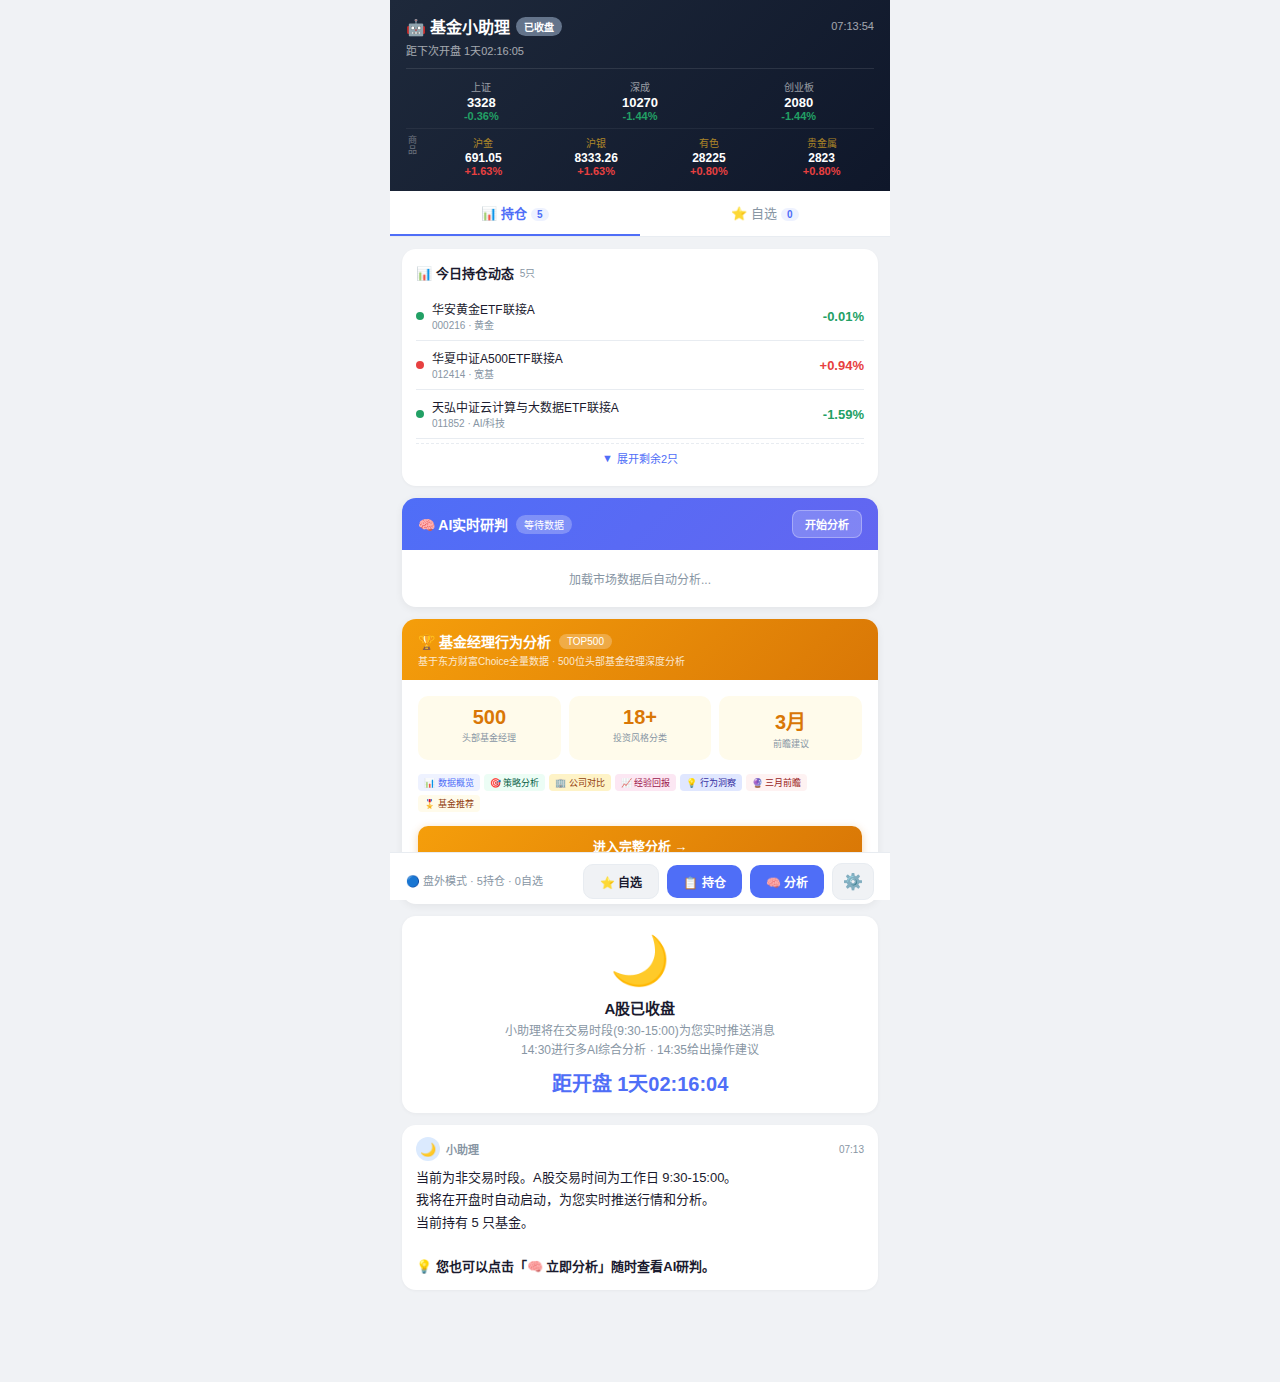
<file: index-full.html>
<!DOCTYPE html>
<html lang="zh-CN">
<head>
<meta charset="UTF-8">
<meta name="viewport" content="width=device-width,initial-scale=1,maximum-scale=1,user-scalable=no">
<title>基金股市小助理</title>
<style>
*{margin:0;padding:0;box-sizing:border-box}
:root{
  --bg:#f0f2f5;--card:#fff;--text:#1a1a2e;--sub:#8896a4;
  --primary:#4F6EF7;--primary-bg:#eef2ff;
  --up:#e74040;--up-bg:#fef2f2;
  --down:#22a065;--down-bg:#ecfdf5;
  --border:#e8ecf1;--radius:14px;
  --warn:#f59e0b;--warn-bg:#fef3c7;
}
body{font-family:-apple-system,BlinkMacSystemFont,"SF Pro","PingFang SC","Helvetica Neue",sans-serif;background:var(--bg);color:var(--text);-webkit-font-smoothing:antialiased;max-width:500px;margin:0 auto;min-height:100vh;display:flex;flex-direction:column}

/* Top bar */
.topbar{background:linear-gradient(135deg,#1e293b,#0f172a);padding:14px 16px;color:#fff;position:sticky;top:0;z-index:100}
.topbar-row{display:flex;align-items:center;justify-content:space-between}
.topbar h1{font-size:16px;font-weight:700;display:flex;align-items:center;gap:6px}
.market-badge{font-size:10px;padding:2px 8px;border-radius:10px;font-weight:600;animation:pulse 2s infinite}
.market-badge.open{background:#22c55e;color:#fff}
.market-badge.closed{background:#64748b;color:#fff;animation:none}
.market-badge.soon{background:#f59e0b;color:#fff}
@keyframes pulse{0%,100%{opacity:1}50%{opacity:.7}}
.topbar-sub{font-size:11px;opacity:.6;margin-top:4px}
.topbar-indices{margin-top:10px;padding-top:10px;border-top:1px solid rgba(255,255,255,.1)}
.idx-row{display:flex;gap:8px}
.idx-row+.idx-row{margin-top:6px;padding-top:6px;border-top:1px solid rgba(255,255,255,.06)}
.idx-row .idx-row-label{font-size:9px;opacity:.35;writing-mode:vertical-rl;display:flex;align-items:center;padding-right:4px;letter-spacing:1px}
.idx-mini{flex:1;text-align:center}
.idx-mini .idx-name{font-size:10px;opacity:.55}
.idx-mini .idx-val{font-size:13px;font-weight:600;margin-top:1px}
.idx-mini .idx-pct{font-size:11px;font-weight:600}
.idx-mini.commodity .idx-name{opacity:.65;color:#fbbf24}
.idx-mini.commodity .idx-val{font-size:12px}

/* Main content */
.main{flex:1;padding:0 0 80px;overflow-y:auto}

/* Page tabs */
.page-tabs{display:flex;background:var(--card);border-bottom:1px solid var(--border);position:sticky;top:0;z-index:50}
.page-tab{flex:1;text-align:center;padding:12px 8px;font-size:13px;font-weight:500;cursor:pointer;border-bottom:2px solid transparent;color:var(--sub);transition:.2s}
.page-tab.active{color:var(--primary);border-bottom-color:var(--primary);font-weight:700}
.page-tab .pt-badge{display:inline-block;font-size:10px;background:var(--primary-bg);color:var(--primary);padding:1px 6px;border-radius:8px;margin-left:4px;font-weight:600}
.page-content{padding:12px}

/* Status card */
.status-card{background:var(--card);border-radius:var(--radius);padding:16px;margin-bottom:12px;text-align:center;box-shadow:0 1px 4px rgba(0,0,0,.04)}
.status-icon{font-size:48px;margin-bottom:8px}
.status-title{font-size:15px;font-weight:600;margin-bottom:4px}
.status-desc{font-size:12px;color:var(--sub);line-height:1.6}
.countdown{font-size:20px;font-weight:700;color:var(--primary);margin-top:8px;font-variant-numeric:tabular-nums}

/* Message feed */
.msg-feed{display:flex;flex-direction:column;gap:8px}
.msg{background:var(--card);border-radius:var(--radius);padding:12px 14px;box-shadow:0 1px 3px rgba(0,0,0,.04);animation:slideIn .3s ease}
@keyframes slideIn{from{opacity:0;transform:translateY(10px)}to{opacity:1;transform:translateY(0)}}
.msg-header{display:flex;align-items:center;gap:6px;margin-bottom:6px}
.msg-avatar{width:24px;height:24px;border-radius:50%;display:flex;align-items:center;justify-content:center;font-size:13px;flex-shrink:0}
.msg-avatar.sys{background:#dbeafe}
.msg-avatar.alert{background:#fee2e2}
.msg-avatar.good{background:#dcfce7}
.msg-avatar.ai{background:linear-gradient(135deg,#c084fc,#818cf8);color:#fff}
.msg-name{font-size:11px;font-weight:600;color:var(--sub)}
.msg-time{font-size:10px;color:var(--sub);margin-left:auto}
.msg-body{font-size:13px;line-height:1.7}
.msg-body strong{font-weight:600}
.msg-tag{display:inline-block;font-size:10px;padding:1px 6px;border-radius:4px;font-weight:600;margin-right:4px}
.msg-tag.up{background:var(--up-bg);color:var(--up)}
.msg-tag.down{background:var(--down-bg);color:var(--down)}
.msg-tag.info{background:var(--primary-bg);color:var(--primary)}
.msg-tag.warn{background:var(--warn-bg);color:var(--warn)}

/* Holdings card */
.holdings-card{background:var(--card);border-radius:var(--radius);padding:14px;margin-bottom:12px;box-shadow:0 1px 3px rgba(0,0,0,.04)}
.holdings-title{font-size:13px;font-weight:600;margin-bottom:10px;display:flex;align-items:center;gap:6px}
.h-item{display:flex;align-items:center;padding:8px 0;border-bottom:1px solid var(--border);gap:8px}
.h-item:last-child{border-bottom:none}
.h-dot{width:8px;height:8px;border-radius:50%;flex-shrink:0}
.h-info{flex:1;min-width:0}
.h-name{font-size:12px;font-weight:500}
.h-code{font-size:10px;color:var(--sub)}
.h-pct{font-size:13px;font-weight:700;text-align:right}

/* AI Live Card (homepage prominent) */
.ai-live-card{background:var(--card);border-radius:var(--radius);margin-bottom:12px;overflow:hidden;box-shadow:0 2px 8px rgba(0,0,0,.06)}
.ai-live-header{background:linear-gradient(135deg,#4F6EF7,#6366f1);color:#fff;padding:12px 16px;display:flex;align-items:center;justify-content:space-between}
.ai-live-header .alh-left{display:flex;align-items:center;gap:8px}
.ai-live-header .alh-title{font-size:14px;font-weight:700}
.ai-live-header .alh-badge{font-size:10px;background:rgba(255,255,255,.25);padding:2px 8px;border-radius:10px}
.ai-live-header .alh-btn{font-size:11px;background:rgba(255,255,255,.2);color:#fff;border:1px solid rgba(255,255,255,.3);padding:5px 12px;border-radius:8px;cursor:pointer;font-weight:600}
.ai-live-header .alh-btn:active{background:rgba(255,255,255,.35)}
.ai-engine-tabs{display:flex;border-bottom:1px solid var(--border);background:#f8fafc;overflow-x:auto}
.ai-engine-tab{flex-shrink:0;text-align:center;padding:10px 14px;font-size:11px;font-weight:500;cursor:pointer;border-bottom:2px solid transparent;color:var(--sub);transition:.2s;white-space:nowrap}
.ai-engine-tab.active{color:var(--primary);border-bottom-color:var(--primary);font-weight:600}
.ai-engine-tab .aet-icon{font-size:14px;margin-right:3px}
.ai-engine-view{display:none;padding:14px}
.ai-engine-view.active{display:block}
/* Synthesis view */
.synth-overview{margin-bottom:12px}
.synth-meter{display:flex;align-items:center;gap:10px;margin-bottom:12px}
.synth-meter .sm-bar{flex:1;display:flex;height:8px;border-radius:4px;overflow:hidden;gap:2px}
.synth-meter .sm-seg{height:100%;border-radius:4px;transition:width .5s}
.synth-meter .sm-seg.bull{background:var(--up)}
.synth-meter .sm-seg.bear{background:var(--down)}
.synth-meter .sm-seg.neutral{background:var(--warn)}
.synth-meter .sm-text{font-size:12px;font-weight:700;flex-shrink:0}
.synth-engines{display:grid;grid-template-columns:1fr 1fr;gap:8px;margin-bottom:14px}
.synth-eng{padding:10px;border-radius:10px;background:var(--bg)}
.synth-eng .se-head{display:flex;align-items:center;gap:5px;margin-bottom:4px}
.synth-eng .se-icon{font-size:16px}
.synth-eng .se-name{font-size:11px;font-weight:600}
.synth-eng .se-verdict{font-size:11px;font-weight:700}
.synth-eng .se-verdict.bull{color:var(--up)}
.synth-eng .se-verdict.bear{color:var(--down)}
.synth-eng .se-verdict.neutral{color:var(--warn)}
.synth-eng .se-brief{font-size:10px;color:var(--sub);line-height:1.4;margin-top:2px;display:-webkit-box;-webkit-line-clamp:2;-webkit-box-orient:vertical;overflow:hidden}
.synth-fund-section{margin-top:10px}
.synth-fund-title{font-size:11px;font-weight:600;color:var(--sub);margin-bottom:6px;display:flex;align-items:center;gap:4px}
/* Collapsible list */
.collapse-list:not(.expanded) > .cl-item:nth-child(n+4){display:none !important}
.cl-toggle{display:flex;align-items:center;justify-content:center;gap:4px;padding:6px 0;font-size:11px;color:var(--primary);font-weight:500;cursor:pointer;user-select:none;border-top:1px dashed var(--border);margin-top:4px}
.cl-toggle:active{opacity:.6}
.cl-toggle .cl-arrow{transition:transform .2s}
.collapse-list.expanded .cl-toggle .cl-arrow{transform:rotate(180deg)}
.synth-fund-item{display:flex;align-items:center;padding:8px;background:var(--bg);border-radius:8px;margin-bottom:6px;gap:8px}
.synth-fund-item .sfi-name{flex:1;font-size:12px;font-weight:500}
.synth-fund-item .sfi-pct{font-size:11px;font-weight:600}
.synth-fund-item .sfi-votes{font-size:9px;color:var(--sub);display:flex;gap:3px}
.synth-fund-item .sfi-action{font-size:10px;font-weight:700;padding:2px 8px;border-radius:6px}
.synth-fund-item .sfi-action.buy{background:var(--up-bg);color:var(--up)}
.synth-fund-item .sfi-action.sell{background:var(--down-bg);color:var(--down)}
.synth-fund-item .sfi-action.hold{background:var(--warn-bg);color:var(--warn)}

/* AI Analysis Panel (full detail in feed) */
.analysis-panel{background:var(--card);border-radius:var(--radius);overflow:hidden;margin-bottom:12px;box-shadow:0 2px 8px rgba(0,0,0,.08)}
.analysis-header{background:linear-gradient(135deg,#4F6EF7,#818cf8);color:#fff;padding:14px 16px}
.analysis-header h3{font-size:14px;font-weight:700;margin-bottom:2px}
.analysis-header p{font-size:11px;opacity:.75}
.ai-tabs{display:flex;border-bottom:1px solid var(--border);background:#f8fafc}
.ai-tab{flex:1;text-align:center;padding:10px 4px;font-size:11px;font-weight:500;cursor:pointer;border-bottom:2px solid transparent;transition:.2s;color:var(--sub)}
.ai-tab.active{color:var(--primary);border-bottom-color:var(--primary);font-weight:600}
.ai-tab .tab-icon{font-size:16px;display:block;margin-bottom:2px}
.ai-content{padding:14px}
.ai-view{display:none}
.ai-view.active{display:block}
.ai-verdict{display:flex;align-items:center;gap:8px;padding:10px;border-radius:10px;margin-bottom:10px;font-size:12px;line-height:1.6}
.ai-verdict.bull{background:var(--up-bg);border:1px solid #fecaca}
.ai-verdict.bear{background:var(--down-bg);border:1px solid #bbf7d0}
.ai-verdict.neutral{background:var(--warn-bg);border:1px solid #fde68a}
.ai-verdict-icon{font-size:20px;flex-shrink:0}
.ai-detail{font-size:12px;line-height:1.8;color:#374151}
.ai-detail p{margin-bottom:8px}
.ai-detail .highlight{font-weight:600;color:var(--text)}
.ai-fund-row{display:flex;align-items:center;padding:8px 0;border-bottom:1px solid #f1f5f9;font-size:12px;gap:6px}
.ai-fund-row:last-child{border-bottom:none}
.ai-fund-row .f-name{flex:1;font-weight:500}
.ai-fund-row .f-action{font-weight:600;font-size:11px;padding:2px 8px;border-radius:6px}
.ai-fund-row .f-action.buy{background:var(--up-bg);color:var(--up)}
.ai-fund-row .f-action.sell{background:var(--down-bg);color:var(--down)}
.ai-fund-row .f-action.hold{background:var(--warn-bg);color:var(--warn)}
.ai-fund-detail{padding:4px 0 8px;font-size:10px;color:var(--sub);line-height:1.5}
.ai-fund-detail .fd-year{display:flex;flex-wrap:wrap;gap:6px 12px;margin-bottom:3px}
.ai-fund-detail .fd-tag{display:inline-flex;align-items:center;gap:2px}
.ai-fund-detail .fd-band{background:linear-gradient(90deg,#eef2ff,#f0f9ff);padding:4px 8px;border-radius:6px;border-left:3px solid var(--primary);margin-top:3px;font-size:10px;line-height:1.5}
.ai-fund-detail .fd-final{margin-top:3px;font-weight:600;font-size:10px}
.sfi-expand{margin-top:4px;font-size:10px;color:var(--sub);line-height:1.4}
.sfi-expand .sfi-year{display:flex;flex-wrap:wrap;gap:4px 10px;margin-bottom:2px}
.sfi-expand .sfi-band{background:linear-gradient(90deg,#eef2ff,#f0f9ff);padding:3px 6px;border-radius:5px;border-left:2px solid var(--primary);font-size:9px;line-height:1.4}

/* AI Recommended Funds */
.reco-buy-section{margin-top:16px;border-top:1px solid var(--border);padding-top:14px}
.reco-buy-title{font-size:12px;font-weight:700;color:var(--text);margin-bottom:10px;display:flex;align-items:center;gap:6px}
.reco-buy-title .rbt-badge{font-size:9px;background:linear-gradient(135deg,#ef4444,#f97316);color:#fff;padding:2px 8px;border-radius:10px;font-weight:600}
.reco-buy-item{background:linear-gradient(135deg,#fef2f2,#fff7ed);border:1px solid #fecaca;border-radius:10px;padding:10px 12px;margin-bottom:8px;position:relative}
.reco-buy-item .rbi-top{display:flex;align-items:center;gap:8px}
.reco-buy-item .rbi-name{font-size:12px;font-weight:600;flex:1}
.reco-buy-item .rbi-code{font-size:10px;color:var(--sub)}
.reco-buy-item .rbi-type{font-size:9px;padding:1px 6px;border-radius:4px;background:var(--primary-bg);color:var(--primary);font-weight:600}
.reco-buy-item .rbi-score{font-size:11px;font-weight:700;color:var(--up);padding:2px 8px;background:var(--up-bg);border-radius:6px}
.reco-buy-item .rbi-body{margin-top:6px;font-size:10px;color:#374151;line-height:1.6}
.reco-buy-item .rbi-tags{display:flex;flex-wrap:wrap;gap:4px;margin-top:4px}
.reco-buy-item .rbi-tag{font-size:9px;padding:1px 5px;border-radius:4px;background:#fef3c7;color:#92400e}
.reco-buy-item .rbi-actions{display:flex;gap:6px;margin-top:8px}
.reco-buy-item .rbi-btn{border:none;padding:5px 12px;border-radius:6px;font-size:11px;font-weight:600;cursor:pointer}
.reco-buy-item .rbi-btn.primary{background:var(--primary);color:#fff}
.reco-buy-item .rbi-btn.outline{background:transparent;border:1px solid var(--primary);color:var(--primary)}
.reco-buy-item .rbi-btn:active{transform:scale(.96)}
.reco-buy-item .rbi-btn.added{background:#e2e8f0;color:var(--sub);border:none}

/* Recommendation panel */
.reco-panel{background:var(--card);border-radius:var(--radius);overflow:hidden;margin-bottom:12px;box-shadow:0 2px 8px rgba(0,0,0,.08);border:2px solid var(--primary)}
.reco-header{background:linear-gradient(135deg,#dc2626,#ef4444);color:#fff;padding:14px 16px}
.reco-header h3{font-size:14px;font-weight:700}
.reco-header p{font-size:11px;opacity:.8}
.reco-body{padding:14px}
.reco-item{padding:12px;border-radius:10px;margin-bottom:8px;display:flex;align-items:flex-start;gap:10px}
.reco-item.buy{background:linear-gradient(135deg,#fef2f2,#fff5f5);border:1px solid #fecaca}
.reco-item.sell{background:linear-gradient(135deg,#ecfdf5,#f0fdf4);border:1px solid #bbf7d0}
.reco-item.hold{background:#f8fafc;border:1px solid var(--border)}
.reco-icon{font-size:24px;flex-shrink:0}
.reco-info{flex:1}
.reco-info .r-action{font-size:14px;font-weight:700}
.reco-info .r-action.buy{color:var(--up)}
.reco-info .r-action.sell{color:var(--down)}
.reco-info .r-action.hold{color:var(--warn)}
.reco-info .r-name{font-size:13px;font-weight:500;margin-top:2px}
.reco-info .r-reason{font-size:11px;color:var(--sub);line-height:1.6;margin-top:4px}
.reco-info .r-consensus{font-size:10px;margin-top:4px;color:var(--primary)}
.reco-summary{background:var(--primary-bg);border-radius:10px;padding:12px;font-size:12px;line-height:1.7;color:#374151;margin-top:8px}

/* Bottom bar */
.bottombar{position:fixed;bottom:0;left:0;right:0;max-width:500px;margin:0 auto;background:var(--card);border-top:1px solid var(--border);padding:10px 16px env(safe-area-inset-bottom,10px);display:flex;align-items:center;gap:8px;z-index:100}
.bottom-status{flex:1;font-size:11px;color:var(--sub);line-height:1.4}
.bottom-btn{padding:8px 16px;border-radius:10px;border:none;font-size:12px;font-weight:600;cursor:pointer}
.bottom-btn.primary{background:var(--primary);color:#fff}
.bottom-btn:active{transform:scale(.96)}

/* Holdings modal */
.modal-overlay{position:fixed;inset:0;background:rgba(0,0,0,.5);z-index:200;display:none;align-items:flex-end;justify-content:center}
.modal-overlay.show{display:flex}
.modal{background:var(--card);border-radius:var(--radius) var(--radius) 0 0;width:100%;max-width:500px;max-height:80vh;overflow-y:auto;padding:20px 16px;animation:slideUp .3s ease}
@keyframes slideUp{from{transform:translateY(100%)}to{transform:translateY(0)}}
.modal h3{font-size:15px;font-weight:700;margin-bottom:14px;display:flex;align-items:center;justify-content:space-between}
.modal h3 button{border:none;background:none;font-size:18px;cursor:pointer;color:var(--sub)}
.form-row{margin-bottom:12px}
.form-row label{display:block;font-size:12px;font-weight:500;margin-bottom:4px;color:var(--sub)}
.form-row select,.form-row input{width:100%;padding:10px 12px;border:1px solid var(--border);border-radius:10px;font-size:14px;background:var(--bg)}
.form-btn{width:100%;padding:12px;border:none;border-radius:10px;font-size:14px;font-weight:600;cursor:pointer;background:var(--primary);color:#fff;margin-top:8px}
.form-btn:active{transform:scale(.98)}
.h-manage{display:flex;align-items:center;padding:10px 0;border-bottom:1px solid var(--border)}
.h-manage:last-child{border-bottom:none}
.h-manage .hm-info{flex:1}
.h-manage .hm-name{font-size:13px;font-weight:500}
.h-manage .hm-detail{font-size:11px;color:var(--sub)}
.h-manage .hm-del{border:none;background:#fee2e2;color:#dc2626;padding:4px 10px;border-radius:6px;font-size:11px;font-weight:600;cursor:pointer}

/* Typing indicator */
.typing{display:flex;gap:4px;padding:8px 12px;align-items:center}
.typing-dot{width:6px;height:6px;border-radius:50%;background:var(--sub);animation:typeBounce 1.4s infinite ease-in-out}
.typing-dot:nth-child(2){animation-delay:.2s}
.typing-dot:nth-child(3){animation-delay:.4s}
@keyframes typeBounce{0%,80%,100%{transform:scale(0)}40%{transform:scale(1)}}

.spinner{width:20px;height:20px;border:2px solid var(--border);border-top-color:var(--primary);border-radius:50%;animation:spin .7s linear infinite;display:inline-block;vertical-align:middle;margin-right:6px}
@keyframes spin{to{transform:rotate(360deg)}}
.progress-bar{height:4px;background:var(--border);border-radius:2px;overflow:hidden;margin:8px 0}
.progress-fill{height:100%;background:linear-gradient(90deg,var(--primary),#818cf8);border-radius:2px;transition:width .5s ease}

/* Watchlist card */
.watch-card{background:var(--card);border-radius:var(--radius);padding:14px;margin-bottom:12px;box-shadow:0 1px 3px rgba(0,0,0,.04)}
.watch-card .watch-header{display:flex;align-items:center;justify-content:space-between;margin-bottom:10px}
.watch-card .watch-title{font-size:13px;font-weight:600;display:flex;align-items:center;gap:6px}
.watch-card .watch-edit{font-size:11px;color:var(--primary);cursor:pointer;font-weight:500}
.w-item{display:flex;align-items:center;padding:8px 0;border-bottom:1px solid var(--border);gap:8px}
.w-item:last-child{border-bottom:none}
.w-icon{width:28px;height:28px;border-radius:8px;display:flex;align-items:center;justify-content:center;font-size:13px;flex-shrink:0;background:var(--primary-bg);color:var(--primary);font-weight:700}
.w-info{flex:1;min-width:0}
.w-name{font-size:12px;font-weight:500;white-space:nowrap;overflow:hidden;text-overflow:ellipsis}
.w-code{font-size:10px;color:var(--sub)}
.w-data{text-align:right;flex-shrink:0}
.w-nav{font-size:12px;font-weight:600}
.w-pct{font-size:11px;font-weight:600}

/* Watchlist modal tabs */
.wm-tabs{display:flex;border-bottom:1px solid var(--border);margin-bottom:12px}
.wm-tab{flex:1;text-align:center;padding:10px;font-size:13px;font-weight:500;cursor:pointer;border-bottom:2px solid transparent;color:var(--sub);transition:.2s}
.wm-tab.active{color:var(--primary);border-bottom-color:var(--primary);font-weight:600}
.wm-view{display:none}
.wm-view.active{display:block}
.wm-search{display:flex;gap:8px;margin-bottom:12px}
.wm-search input{flex:1;padding:10px 12px;border:1px solid var(--border);border-radius:10px;font-size:14px;background:var(--bg)}
.wm-search button{padding:10px 16px;border:none;border-radius:10px;background:var(--primary);color:#fff;font-size:13px;font-weight:600;cursor:pointer;flex-shrink:0}
.wm-search button:active{transform:scale(.96)}
.wm-result{padding:10px;background:var(--bg);border-radius:10px;margin-bottom:8px;font-size:12px;display:flex;align-items:center;gap:8px}
.wm-result .r-info{flex:1}
.wm-result .r-name{font-weight:500}
.wm-result .r-code{font-size:11px;color:var(--sub)}
.wm-result button{padding:6px 14px;border:none;border-radius:8px;font-size:11px;font-weight:600;cursor:pointer}
.wm-result button.add{background:var(--primary);color:#fff}
.wm-result button.added{background:var(--border);color:var(--sub)}
.wm-result button.del{background:#fee2e2;color:#dc2626}
.wm-grid{display:grid;grid-template-columns:1fr 1fr;gap:8px}
.wm-pick{padding:10px;background:var(--bg);border-radius:10px;font-size:12px;cursor:pointer;text-align:center;transition:.15s;border:2px solid transparent}
.wm-pick:active{transform:scale(.97)}
.wm-pick.selected{border-color:var(--primary);background:var(--primary-bg)}
.wm-pick .p-name{font-weight:500;margin-bottom:2px;white-space:nowrap;overflow:hidden;text-overflow:ellipsis}
.wm-pick .p-type{font-size:10px;color:var(--sub)}
.bottom-btn.secondary{background:var(--bg);color:var(--text);border:1px solid var(--border)}

/* Top Manager Section */
.tm-section{background:var(--card);border-radius:var(--radius);margin-bottom:12px;overflow:hidden;box-shadow:0 2px 8px rgba(0,0,0,.06)}
.tm-header{background:linear-gradient(135deg,#f59e0b,#d97706);color:#fff;padding:12px 16px;display:flex;align-items:center;justify-content:space-between}
.tm-header .tmh-left{display:flex;align-items:center;gap:8px}
.tm-header .tmh-title{font-size:14px;font-weight:700}
.tm-header .tmh-badge{font-size:10px;background:rgba(255,255,255,.25);padding:2px 8px;border-radius:10px}
.tm-header .tmh-sub{font-size:10px;opacity:.8;margin-top:2px}
.tm-body{padding:14px}
</style>
</head>
<body>

<div class="topbar">
  <div class="topbar-row">
    <h1>🤖 基金小助理 <span class="market-badge closed" id="market-badge">已收盘</span></h1>
    <span style="font-size:11px;opacity:.6" id="clock">--:--:--</span>
  </div>
  <div class="topbar-sub" id="topbar-sub">等待开盘...</div>
  <div class="topbar-indices" id="topbar-indices"></div>
</div>

<div class="main" id="main-content"></div>

<div class="bottombar">
  <div class="bottom-status" id="bottom-status">等待市场数据...</div>
  <button class="bottom-btn secondary" onclick="openWatchModal()">⭐ 自选</button>
  <button class="bottom-btn primary" onclick="openHoldingsModal()">📋 持仓</button>
  <button class="bottom-btn primary" onclick="triggerAnalysisNow()" id="btn-analyze">🧠 分析</button>
  <button class="bottom-btn secondary" onclick="openAISettings()" style="font-size:16px;padding:8px 10px">⚙️</button>
</div>

<!-- AI Settings Modal -->
<div class="modal-overlay" id="settings-modal" onclick="if(event.target===this)closeAISettings()" style="display:none">
  <div class="modal" style="max-width:360px">
    <h3>⚙️ AI设置 <button onclick="closeAISettings()">✕</button></h3>
    <div style="padding:10px 0">
      <div style="font-size:11px;font-weight:600;margin-bottom:8px">🌐 AI服务提供商</div>
      <div id="provider-list" style="margin-bottom:12px"></div>

      <div style="font-size:11px;font-weight:600;margin:12px 0 6px">API Key</div>
      <div class="form-row">
        <input type="password" id="input-302key" placeholder="sk-... / 你的API Key" style="width:100%;font-size:12px">
      </div>
      <div id="provider-hint" style="font-size:10px;color:var(--sub);margin:-6px 0 10px"></div>

      <div style="font-size:11px;font-weight:600;margin:12px 0 6px">AI引擎模型配置：</div>
      <div id="engine-model-list" style="font-size:11px"></div>
      <button type="button" class="form-btn" onclick="saveAISettings()" style="margin-top:12px">保存设置</button>
      <div style="text-align:center;margin-top:8px"><span style="font-size:10px;color:var(--sub);cursor:pointer;text-decoration:underline" onclick="toggleKeyVisibility()">显示/隐藏Key</span></div>
    </div>
  </div>
</div>

<!-- Holdings Modal -->
<div class="modal-overlay" id="modal-overlay" onclick="if(event.target===this)closeModal()">
  <div class="modal">
    <h3>我的持仓 <button onclick="closeModal()">✕</button></h3>
    <div id="holdings-list"></div>
    <div style="margin-top:14px;padding-top:14px;border-top:1px solid var(--border)">
      <div class="form-row"><label>添加基金（输入代码搜索）</label>
        <div style="display:flex;gap:8px">
          <input type="text" id="holding-code-input" placeholder="输入基金代码，如 000001" inputmode="numeric" maxlength="6" style="flex:1">
          <button type="button" class="form-btn" id="btn-search-holding" style="width:auto;margin:0;padding:10px 16px;flex-shrink:0">搜索</button>
        </div>
      </div>
      <div id="holding-search-result"></div>
      <div class="form-row" id="holding-cost-row" style="display:none"><label>持仓金额 (元)</label><input type="number" id="cost-input" placeholder="10000" step="100" inputmode="decimal"></div>
      <button type="button" class="form-btn" id="btn-add-holding" style="display:none">添加持仓</button>
    </div>
  </div>
</div>

<!-- Watchlist Modal -->
<div class="modal-overlay" id="watch-modal" onclick="if(event.target===this)closeWatchModal()">
  <div class="modal">
    <h3>⭐ 自选基金管理 <button onclick="closeWatchModal()">✕</button></h3>
    <div class="wm-tabs">
      <div class="wm-tab active" onclick="switchWatchTab('search')" data-wtab="search">🔍 搜索添加</div>
      <div class="wm-tab" onclick="switchWatchTab('pick')" data-wtab="pick">📋 快速选择</div>
      <div class="wm-tab" onclick="switchWatchTab('manage')" data-wtab="manage">⚙️ 管理</div>
    </div>
    <div class="wm-view active" id="wm-search">
      <div class="wm-search">
        <input type="text" id="watch-code-input" placeholder="输入基金代码，如 000001" inputmode="numeric" maxlength="6">
        <button onclick="searchFund()">搜索</button>
      </div>
      <div id="watch-search-result"></div>
      <div style="font-size:11px;color:var(--sub);line-height:1.6;margin-top:8px">💡 输入6位基金代码搜索，可添加任意基金到自选列表。<br>数据来源：天天基金实时估值接口。</div>
    </div>
    <div class="wm-view" id="wm-pick">
      <div style="font-size:11px;color:var(--sub);margin-bottom:10px">点击选中/取消，快速管理常用基金：</div>
      <div class="wm-grid" id="wm-pick-grid"></div>
    </div>
    <div class="wm-view" id="wm-manage">
      <div id="wm-manage-list"></div>
    </div>
  </div>
</div>

<script>
// ==================== CONFIG ====================
const FUND_DB = [
  {code:'000216',name:'华安黄金ETF联接A',type:'黄金',baseNav:1.38},
  {code:'012414',name:'华夏中证A500ETF联接A',type:'宽基',baseNav:1.25},
  {code:'011852',name:'天弘中证云计算与大数据ETF联接A',type:'AI/科技',baseNav:0.91},
  {code:'004814',name:'中欧红利优享混合A',type:'红利',baseNav:1.48},
  {code:'257070',name:'国泰中证军工ETF联接A',type:'军工',baseNav:1.12},
  {code:'003834',name:'华夏能源革新股票A',type:'新能源',baseNav:1.65},
  {code:'161725',name:'招商中证白酒指数A',type:'白酒/消费',baseNav:1.28},
  {code:'110011',name:'易方达中小盘混合',type:'中小盘',baseNav:5.52},
  {code:'005827',name:'易方达蓝筹精选混合',type:'蓝筹',baseNav:2.05},
  {code:'001156',name:'申万菱信中证半导体指数A',type:'半导体',baseNav:1.18},
  {code:'320007',name:'诺安成长混合',type:'半导体/科技',baseNav:1.42},
  {code:'160119',name:'南方中证500ETF联接A',type:'宽基',baseNav:1.55},
];

// ==================== AI PROVIDER CONFIG ====================
const AI_PROVIDERS = [
  {
    id:'siliconflow', name:'硅基流动(免费)', free:true,
    base:'https://api.siliconflow.cn/v1/chat/completions',
    desc:'免费开源模型，注册即用，无需充值',
    link:'https://cloud.siliconflow.cn',
    models: [
      {id:'doubao', name:'DeepSeek-V3', icon:'🫘', color:'#6366f1', style:'偏技术分析+量化因子', model:'deepseek-ai/DeepSeek-V3'},
      {id:'qwen', name:'Qwen2.5-72B', icon:'🔮', color:'#ec4899', style:'偏宏观经济+政策面', model:'Qwen/Qwen2.5-72B-Instruct'},
      {id:'deepseek', name:'DeepSeek-R1-32B', icon:'🔍', color:'#3b82f6', style:'偏深度基本面+行业研究', model:'deepseek-ai/DeepSeek-R1-Distill-Qwen-32B'},
      {id:'gemini', name:'Gemma-2-27B', icon:'♊', color:'#f59e0b', style:'偏全球视角+风险评估', model:'google/gemma-2-27b-it'},
    ]
  },
  {
    id:'deepseek', name:'DeepSeek官方(极低价)', free:false,
    base:'https://api.deepseek.com/chat/completions',
    desc:'¥1/百万token，几乎免费，新用户赠¥10',
    link:'https://platform.deepseek.com',
    models: [
      {id:'doubao', name:'DeepSeek-V3①', icon:'🫘', color:'#6366f1', style:'偏技术分析+量化因子', model:'deepseek-chat'},
      {id:'qwen', name:'DeepSeek-V3②', icon:'🔮', color:'#ec4899', style:'偏宏观经济+政策面', model:'deepseek-chat'},
      {id:'deepseek', name:'DeepSeek-R1', icon:'🔍', color:'#3b82f6', style:'偏深度基本面+行业研究', model:'deepseek-reasoner'},
      {id:'gemini', name:'DeepSeek-V3③', icon:'♊', color:'#f59e0b', style:'偏全球视角+风险评估', model:'deepseek-chat'},
    ]
  },
  {
    id:'302ai', name:'302.AI(付费)', free:false,
    base:'https://api.302.ai/v1/chat/completions',
    desc:'聚合平台，支持多种模型，需充值',
    link:'https://302.ai',
    models: [
      {id:'doubao', name:'豆包', icon:'🫘', color:'#6366f1', style:'偏技术分析+量化因子', model:'doubao-1.5-pro-32k'},
      {id:'qwen', name:'通义千问', icon:'🔮', color:'#ec4899', style:'偏宏观经济+政策面', model:'qwen3-235b-a22b'},
      {id:'deepseek', name:'DeepSeek', icon:'🔍', color:'#3b82f6', style:'偏深度基本面+行业研究', model:'deepseek-r1'},
      {id:'gemini', name:'Gemini', icon:'♊', color:'#f59e0b', style:'偏全球视角+风险评估', model:'gemini-2.5-flash'},
    ]
  }
];

// Active provider & engines (loaded from localStorage)
let _aiProviderId = localStorage.getItem('fa_ai_provider') || 'siliconflow';
let _aiProvider = AI_PROVIDERS.find(p=>p.id===_aiProviderId) || AI_PROVIDERS[0];
let AI_ENGINES = _aiProvider.models;
let _apiBase = _aiProvider.base;

// Recommended fund pool — hot funds across sectors for buy recommendations
const RECO_FUND_POOL = [
  // 黄金/贵金属
  {code:'002610',name:'博时黄金ETF联接C',type:'黄金',tags:['避险','贵金属','抗通胀']},
  {code:'007929',name:'华安黄金ETF联接C',type:'黄金',tags:['避险','黄金','低费率']},
  {code:'008986',name:'南方上海金ETF联接C',type:'黄金',tags:['沪金','实物黄金','避险']},
  // 科技/AI
  {code:'015047',name:'广发人工智能ETF联接C',type:'AI/科技',tags:['AI','人工智能','产业趋势']},
  {code:'017992',name:'易方达中证人工智能ETF联接C',type:'AI/科技',tags:['AI','机器人','算力']},
  {code:'014557',name:'万家中证芯片产业指数C',type:'半导体',tags:['芯片','国产替代','硬科技']},
  {code:'013313',name:'华宝中证科技龙头ETF联接C',type:'科技',tags:['科技龙头','硬核科技','大盘']},
  // 军工/国防
  {code:'012860',name:'长城军工成长ETF联接C',type:'军工',tags:['国防军工','地缘政治','战略']},
  {code:'008281',name:'富国中证军工龙头ETF联接C',type:'军工',tags:['军工龙头','大飞机','航天']},
  // 新能源/绿色
  {code:'013010',name:'天弘中证新能源车ETF联接C',type:'新能源',tags:['新能源车','电池','智能驾驶']},
  {code:'012726',name:'嘉实新能源新材料ETF联接C',type:'新能源',tags:['锚电池','光伏','风电']},
  // 消费/医药
  {code:'012762',name:'天弘中证食品饮料ETF联接C',type:'消费',tags:['食品饮料','内需','确定性']},
  {code:'001550',name:'天弘中证医药100A',type:'医药',tags:['医药','创新药','老龄化']},
  {code:'014584',name:'汇添富中证细分食品饮料产业C',type:'消费',tags:['白酒','食品','消费复苏']},
  // 红利/低波动
  {code:'012643',name:'天弘红利低波动C',type:'红利',tags:['红利','低波动','防御']},
  {code:'012070',name:'万家中证红利ETF联接C',type:'红利',tags:['高股息','价值','稳健']},
  // 宽基/指数
  {code:'007339',name:'易方达沪深300ETF联接C',type:'宽基',tags:['沪深300','白马','核心资产']},
  {code:'006881',name:'天弘创业板ETF联接C',type:'宽基',tags:['创业板','成长','科技']},
  {code:'013601',name:'华安中证A500ETF联接C',type:'宽基',tags:['A500','大盘','核心']},
  // QDII/海外
  {code:'006327',name:'易方达原油A人民币(QDII)',type:'商品/QDII',tags:['原油','商品','抗通胀']},
  {code:'164824',name:'信诚全球商品主题(QDII)',type:'商品/QDII',tags:['商品','全球配置','对冲']},
  {code:'012548',name:'南方东英科技创新ETF(QDII)C',type:'QDII/科技',tags:['美股科技','全球','纳斯达克']},
  // 有色/资源
  {code:'014832',name:'天弘中证有色金属ETF联接C',type:'有色金属',tags:['有色','铜铝','周期']},
  {code:'008064',name:'国泰中证钢铁ETF联接C',type:'资源',tags:['钢铁','周期','基建']},
  // 金融/地产
  {code:'013308',name:'易方达中证全指证券公司C',type:'金融',tags:['券商','牵牛','政策受益']},
];


const INDICES_CONFIG = [
  {name:'上证',secid:'1.000001',group:'stock'},
  {name:'深成',secid:'0.399001',group:'stock'},
  {name:'创业板',secid:'0.399006',group:'stock'},
  {name:'沪金',secid:'118.AU9999',group:'commodity'},
  {name:'沪银',secid:'118.AG9999',group:'commodity'},
  {name:'有色',secid:'90.BK0478',group:'commodity'},
  {name:'贵金属',secid:'90.BK0732',group:'commodity'},
];

// ==================== STATE ====================
let holdings = JSON.parse(localStorage.getItem('fa_holdings')||'[]');
let watchlist = JSON.parse(localStorage.getItem('fa_watchlist')||'[]'); // [{code,name,type}]
let messages = [];
let liveIndices = {};
let liveFundData = {};
let liveSectors = [];
let lastAnalysisDate = localStorage.getItem('fa_lastAnalysis')||'';
let lastRecoDate = localStorage.getItem('fa_lastReco')||'';
let analysisData = null;
let recoData = null;
let refreshTimer = null;
let msgTimer = null;
let lastMsgTime = 0;
let _302aiKey = localStorage.getItem('fa_302ai_key') || 'sk-njqerftsrrnojbsdagigsrzbwwxgtuhrsyihphcxvsdpbaxl';
let _aiAnalyzing = false; // lock to prevent concurrent AI calls

function saveHoldings(){ localStorage.setItem('fa_holdings', JSON.stringify(holdings)); }
function saveWatchlist(){ localStorage.setItem('fa_watchlist', JSON.stringify(watchlist)); }
function save302Key(key){ _302aiKey=key; localStorage.setItem('fa_302ai_key', key); }
function saveProvider(id){
  _aiProviderId = id;
  _aiProvider = AI_PROVIDERS.find(p=>p.id===id) || AI_PROVIDERS[0];
  AI_ENGINES = _aiProvider.models;
  _apiBase = _aiProvider.base;
  localStorage.setItem('fa_ai_provider', id);
}

// ==================== UTILITIES ====================
function todayStr(){ const d=new Date(); return `${d.getFullYear()}-${String(d.getMonth()+1).padStart(2,'0')}-${String(d.getDate()).padStart(2,'0')}`; }
function timeStr(d){ d=d||new Date(); return `${String(d.getHours()).padStart(2,'0')}:${String(d.getMinutes()).padStart(2,'0')}`; }
function timeStrSec(d){ d=d||new Date(); return `${String(d.getHours()).padStart(2,'0')}:${String(d.getMinutes()).padStart(2,'0')}:${String(d.getSeconds()).padStart(2,'0')}`; }
function fmt(n,d=2){ return Number(n).toFixed(d); }
function sign(n){ return n>=0?'+':''; }
function seededRand(seed){ let x=Math.sin(seed)*10000; return x-Math.floor(x); }

// ==================== CHINESE HOLIDAYS (A股休市日) ====================
// 元旦、春节、清明、劳动节、端午、中秋、国庆 及调休
const CN_HOLIDAYS = (function(){
  const h = new Set();
  function add(y,m,d){ h.add(`${y}-${String(m).padStart(2,'0')}-${String(d).padStart(2,'0')}`); }
  function range(y,m,d1,d2){ for(let d=d1;d<=d2;d++) add(y,m,d); }
  function rangeAcross(y,m1,d1,m2,d2){ // across months
    const s=new Date(y,m1-1,d1), e=new Date(y,m2-1,d2);
    for(let d=new Date(s);d<=e;d.setDate(d.getDate()+1)) add(d.getFullYear(),d.getMonth()+1,d.getDate());
  }
  // ===== 2025 =====
  // 元旦 1.1(周三)
  add(2025,1,1);
  // 春节: 除夕1.28(周二)-2.4(周二), 工作日休市: 1.28-1.31, 2.3-2.4
  range(2025,1,28,31); range(2025,2,3,4);
  // 清明 4.4(周五)-4.6(周日), 工作日: 4.4
  add(2025,4,4);
  // 劳动节 5.1(周四)-5.5(周一), 工作日: 5.1-5.2, 5.5
  range(2025,5,1,2); add(2025,5,5);
  // 端午 5.31(周六)-6.2(周一), 工作日: 6.2
  add(2025,6,2);
  // 国庆+中秋 10.1(周三)-10.8(周三), 工作日: 10.1-10.3, 10.6-10.8
  range(2025,10,1,3); range(2025,10,6,8);

  // ===== 2026 =====
  // 元旦 1.1(周四)-1.2(周五)
  range(2026,1,1,2);
  // 春节: 除夕2.16(周一)-2.22(周日),  工作日休市: 2.16-2.20
  range(2026,2,16,20);
  // 清明 4.4(周六)-4.6(周一), 工作日: 4.6
  add(2026,4,6);
  // 劳动节 5.1(周五)-5.5(周二), 工作日: 5.1, 5.4-5.5
  add(2026,5,1); range(2026,5,4,5);
  // 端午 6.19(周五)-6.21(周日), 工作日: 6.19
  add(2026,6,19);
  // 中秋 9.25(周五)-9.27(周日), 工作日: 9.25
  add(2026,9,25);
  // 国庆 10.1(周四)-10.7(周三), 工作日: 10.1-10.2, 10.5-10.7
  range(2026,10,1,2); range(2026,10,5,7);

  // ===== 2027 =====
  // 元旦 1.1(周五)-1.3(周日), 工作日: 1.1
  add(2027,1,1);
  // 春节: 除夕2.5(周五)-2.11(周四), 工作日: 2.5, 2.8-2.11
  add(2027,2,5); range(2027,2,8,11);
  // 清明 4.3(周六)-4.5(周一), 工作日: 4.5
  add(2027,4,5);
  // 劳动节 5.1(周六)-5.5(周三), 工作日: 5.3-5.5
  range(2027,5,3,5);
  // 端午 6.9(周三)-6.11(周五), 工作日: 6.9-6.11
  range(2027,6,9,11);
  // 中秋 9.15(周三)-9.17(周五), 工作日: 9.15-9.17
  range(2027,9,15,17);
  // 国庆 10.1(周五)-10.7(周四), 工作日: 10.1, 10.4-10.7
  add(2027,10,1); range(2027,10,4,7);

  return h;
})();

function isChinaHoliday(date){
  const d = date || new Date();
  const key = `${d.getFullYear()}-${String(d.getMonth()+1).padStart(2,'0')}-${String(d.getDate()).padStart(2,'0')}`;
  return CN_HOLIDAYS.has(key);
}

function getHolidayName(date){
  const d = date || new Date();
  const m = d.getMonth()+1, day = d.getDate(), y = d.getFullYear();
  // Rough match by date ranges
  if(m===1 && day<=3) return '元旦';
  if(m===2 && day>=5 && day<=24) return '春节';
  if(m===1 && day>=25) return '春节';
  if(m===4 && day>=3 && day<=6) return '清明节';
  if(m===5 && day>=1 && day<=5) return '劳动节';
  if(m===5 && day>=28 || m===6 && day<=2) return '端午节';
  if(m===6 && day>=9 && day<=21) return '端午节';
  if(m===9 && day>=15 && day<=27) return '中秋节';
  if(m===10 && day>=1 && day<=8) return '国庆节';
  return '节假日';
}

function getMarketPhase(){
  const now = new Date();
  const h = now.getHours(), m = now.getMinutes();
  const t = h*60+m;
  const day = now.getDay();
  if(day===0||day===6) return 'closed';
  if(isChinaHoliday(now)) return 'holiday';
  if(t < 9*60+15) return 'pre';
  if(t < 9*60+30) return 'soon';
  if(t < 11*60+30) return 'morning';
  if(t < 13*60) return 'lunch';
  if(t < 15*60) return 'afternoon';
  return 'closed';
}

function isTrading(){
  const p = getMarketPhase();
  return p==='morning'||p==='afternoon';
}

function getNextOpenCountdown(){
  const now = new Date();
  let target = new Date(now);
  const day = now.getDay();
  const h = now.getHours(), m = now.getMinutes();
  const t = h*60+m;
  
  // If today is a trading weekday, not a holiday, and before 9:30
  if(day>=1 && day<=5 && !isChinaHoliday(now) && t < 9*60+30){
    target.setHours(9,30,0,0);
  } else {
    // Find the next non-weekend, non-holiday day
    target.setDate(target.getDate()+1);
    target.setHours(9,30,0,0);
    let safety = 0;
    while(safety < 30){
      const wd = target.getDay();
      if(wd>=1 && wd<=5 && !isChinaHoliday(target)) break;
      target.setDate(target.getDate()+1);
      safety++;
    }
  }
  
  const diff = target - now;
  if(diff <= 0) return null;
  const totalH = Math.floor(diff/3600000);
  const mins = Math.floor((diff%3600000)/60000);
  const secs = Math.floor((diff%60000)/1000);
  if(totalH >= 24){
    const days = Math.floor(totalH/24);
    const remH = totalH%24;
    return `${days}天${String(remH).padStart(2,'0')}:${String(mins).padStart(2,'0')}:${String(secs).padStart(2,'0')}`;
  }
  return `${String(totalH).padStart(2,'0')}:${String(mins).padStart(2,'0')}:${String(secs).padStart(2,'0')}`;
}

// ==================== JSONP ENGINE ====================
let _jcnt=0;
function jsonpFetch(url, opts={}){
  return new Promise((resolve, reject)=>{
    const cbName = opts.fixedCb || `_jp${++_jcnt}_${Date.now()}`;
    const timeout = opts.timeout || 8000;
    const script = document.createElement('script');
    script.referrerPolicy = 'no-referrer';
    const timer = setTimeout(()=>{ cleanup(); reject(new Error('timeout')); }, timeout);
    function cleanup(){ clearTimeout(timer); if(!opts.fixedCb) delete window[cbName]; try{script.remove();}catch(e){} }
    window[cbName] = function(data){ cleanup(); resolve(data); };
    let finalUrl = url;
    if(!opts.fixedCb) finalUrl += (url.includes('?')?'&':'?') + `cb=${cbName}`;
    finalUrl += (finalUrl.includes('?')?'&':'?') + `_t=${Date.now()}`;
    script.src = finalUrl;
    script.onerror = ()=>{ cleanup(); reject(new Error('network')); };
    document.head.appendChild(script);
  });
}

// ==================== LIVE DATA APIS ====================
async function fetchIndices(){
  try{
    const secids = INDICES_CONFIG.map(i=>i.secid).join(',');
    const data = await jsonpFetch(`https://push2.eastmoney.com/api/qt/ulist.np/get?fltt=2&secids=${secids}&fields=f2,f3,f4,f12,f13,f14`);
    if(data?.data?.diff){
      data.data.diff.forEach(d=>{
        const key=`${d.f13}.${d.f12}`;
        if(d.f2!=='-'&&!isNaN(d.f2)) liveIndices[key]={name:d.f14,price:d.f2,pct:d.f3,change:d.f4};
      });
      return true;
    }
  }catch(e){}
  return false;
}

async function fetchSectors(){
  try{
    const data = await jsonpFetch(`https://push2.eastmoney.com/api/qt/clist/get?pn=1&pz=20&po=1&np=1&fltt=2&invt=2&fid=f3&fs=m:90+t:2&fields=f3,f14`);
    if(data?.data?.diff){
      liveSectors = data.data.diff.map(d=>({name:d.f14,pct:d.f3})).filter(d=>!isNaN(d.pct)).sort((a,b)=>b.pct-a.pct);
      return true;
    }
  }catch(e){}
  return false;
}

async function fetchFundEstimate(code){
  return new Promise((resolve, reject)=>{
    const script = document.createElement('script');
    script.referrerPolicy = 'no-referrer';
    const timer = setTimeout(()=>{ done(); reject(new Error('timeout')); }, 5000);
    function done(){ clearTimeout(timer); try{script.remove();}catch(e){} }
    window.jsonpgz = function(d){ done(); resolve(d); };
    script.src = `http://fundgz.1234567.com.cn/js/${code}.js?rt=${Date.now()}`;
    script.onerror = ()=>{ done(); reject(new Error('error')); };
    document.head.appendChild(script);
  });
}

async function fetchAllFunds(){
  const codes = [...new Set(holdings.map(h=>h.code))];
  for(const code of codes){
    try{
      const d = await fetchFundEstimate(code);
      if(d?.gsz) liveFundData[code] = { gsz:parseFloat(d.gsz), dwjz:parseFloat(d.dwjz), gszzl:parseFloat(d.gszzl), name:d.name||'', gztime:d.gztime||'' };
    }catch(e){}
    await new Promise(r=>setTimeout(r,120));
  }
}

function getFundData(code){
  if(liveFundData[code]) return liveFundData[code];
  const f = FUND_DB.find(x=>x.code===code);
  const r = RECO_FUND_POOL.find(x=>x.code===code);
  const seed = parseInt(todayStr().replace(/-/g,''))+parseInt(code);
  const pct = (seededRand(seed)-0.46)*4;
  const dwjz = (f?f.baseNav:1)*(1+(seededRand(seed+100)-0.5)*0.3);
  const nm = f?f.name : r?r.name : code;
  return {gsz:dwjz*(1+pct/100), dwjz, gszzl:pct, name:nm, gztime:todayStr()+' 15:00'};
}

function getIndexData(cfg){
  if(liveIndices[cfg.secid]) return liveIndices[cfg.secid];
  const base={'1.000001':3340,'0.399001':10420,'0.399006':2110,'118.AU9999':680,'118.AG9999':8200,'90.BK0478':28000,'90.BK0732':2800}[cfg.secid]||3000;
  const seed = parseInt(todayStr().replace(/-/g,''))+(cfg.secid.charCodeAt(2)||0)*137;
  const pct=(seededRand(seed)-0.46)*4;
  return {name:cfg.name,price:base*(1+pct/100),pct,change:base*pct/100};
}

// ==================== CLOCK ====================
function updateClock(){
  document.getElementById('clock').textContent = timeStrSec();
  const phase = getMarketPhase();
  const badge = document.getElementById('market-badge');
  const sub = document.getElementById('topbar-sub');
  
  if(phase==='morning'||phase==='afternoon'){
    badge.textContent='交易中'; badge.className='market-badge open';
    sub.textContent=`A股交易中 · 实时监控持仓动态`;
  } else if(phase==='lunch'){
    badge.textContent='午间休市'; badge.className='market-badge soon';
    sub.textContent='午间休市中，13:00恢复交易';
  } else if(phase==='soon'){
    badge.textContent='即将开盘'; badge.className='market-badge soon';
    sub.textContent='集合竞价中，即将开盘';
  } else if(phase==='pre'){
    badge.textContent='盘前'; badge.className='market-badge closed';
    const cd = getNextOpenCountdown();
    sub.textContent=cd?`距开盘 ${cd}`:'等待开盘';
  } else if(phase==='holiday'){
    const hName = getHolidayName(new Date());
    badge.textContent=`${hName}休市`; badge.className='market-badge closed';
    const cd = getNextOpenCountdown();
    sub.textContent=cd?`${hName}假期休市中 · 距下次开盘 ${cd}`:`${hName}假期休市中`;
  } else {
    badge.textContent='已收盘'; badge.className='market-badge closed';
    const cd = getNextOpenCountdown();
    sub.textContent=cd?`距下次开盘 ${cd}`:'休市中';
  }
}

// ==================== RENDER TOP INDICES ====================
function renderTopIndices(){
  const el = document.getElementById('topbar-indices');
  const stockIndices = INDICES_CONFIG.filter(c=>c.group==='stock');
  const commodityIndices = INDICES_CONFIG.filter(c=>c.group==='commodity');
  
  function renderIdxRow(list, isCommodity){
    return list.map(cfg=>{
      const d = getIndexData(cfg);
      const c = d.pct>=0?'var(--up)':'var(--down)';
      const cls = isCommodity ? 'idx-mini commodity' : 'idx-mini';
      const isGold = cfg.secid.includes('AU');
      const isSilver = cfg.secid.includes('AG');
      const priceStr = (isGold||isSilver) ? fmt(d.price,2) : fmt(d.price,0);
      return `<div class="${cls}"><div class="idx-name">${cfg.name}</div><div class="idx-val">${priceStr}</div><div class="idx-pct" style="color:${c}">${sign(d.pct)}${fmt(d.pct)}%</div></div>`;
    }).join('');
  }
  
  el.innerHTML = `<div class="idx-row">${renderIdxRow(stockIndices, false)}</div>
    <div class="idx-row"><span class="idx-row-label">商品</span>${renderIdxRow(commodityIndices, true)}</div>`;
}

// ==================== MESSAGE SYSTEM ====================
function addMessage(msg){
  msg.time = msg.time || timeStr();
  msg.id = msg.id || Date.now()+Math.random();
  messages.push(msg);
  if(messages.length > 50) messages = messages.slice(-50);
  renderFeed();
  // Auto scroll
  setTimeout(()=>{
    const main = document.getElementById('main-content');
    main.scrollTop = main.scrollHeight;
  }, 50);
}

function renderHoldingsCard(){
  if(holdings.length===0) return '';
  const needCollapse = holdings.length > 3;
  let html = `<div class="holdings-card"><div class="holdings-title">📊 今日持仓动态 <span style="font-size:10px;color:var(--sub);font-weight:400">${holdings.length}只</span></div>`;
  if(needCollapse) html += `<div class="collapse-list" id="cl-holdings">`;
  holdings.forEach(h=>{
    const f = getFundData(h.code);
    const pct = f.gszzl||0;
    const c = pct>=0?'var(--up)':'var(--down)';
    const info = FUND_DB.find(x=>x.code===h.code);
    const liveInfo = liveFundData[h.code];
    const recoInfo = RECO_FUND_POOL.find(x=>x.code===h.code);
    const name = info ? info.name : (liveInfo?.name || h.name || recoInfo?.name || h.code);
    const type = info ? info.type : (recoInfo?.type || '基金');
    html += `<div class="h-item ${needCollapse?'cl-item':''}"><div class="h-dot" style="background:${c}"></div><div class="h-info"><div class="h-name">${name}</div><div class="h-code">${h.code} · ${type}</div></div><div class="h-pct" style="color:${c}">${sign(pct)}${fmt(pct)}%</div></div>`;
  });
  if(needCollapse) html += `<div class="cl-toggle" onclick="toggleCollapse('cl-holdings')"><span class="cl-arrow">▼</span> 展开剩余${holdings.length-3}只</div></div>`;
  html += `</div>`;
  return html;
}

function renderWatchCard(){
  if(watchlist.length===0) return '';
  const needCollapse = watchlist.length > 3;
  let html = `<div class="watch-card"><div class="watch-header"><div class="watch-title">⭐ 自选基金 <span style="font-size:10px;color:var(--sub);font-weight:400">${watchlist.length}只</span></div><div class="watch-edit" onclick="openWatchModal()">管理 ›</div></div>`;
  if(needCollapse) html += `<div class="collapse-list" id="cl-watch">`;
  watchlist.forEach(w=>{
    const f = getFundData(w.code);
    const pct = f.gszzl||0;
    const c = pct>=0?'var(--up)':'var(--down)';
    const navStr = f.gsz ? fmt(f.gsz,4) : '--';
    html += `<div class="w-item ${needCollapse?'cl-item':''}"><div class="w-icon">${(w.type||'基')[0]}</div><div class="w-info"><div class="w-name">${w.name||f.name||w.code}</div><div class="w-code">${w.code} · ${w.type||'基金'}</div></div><div class="w-data"><div class="w-nav">${navStr}</div><div class="w-pct" style="color:${c}">${sign(pct)}${fmt(pct)}%</div></div></div>`;
  });
  if(needCollapse) html += `<div class="cl-toggle" onclick="toggleCollapse('cl-watch')"><span class="cl-arrow">▼</span> 展开剩余${watchlist.length-3}只</div></div>`;
  html += `</div>`;
  return html;
}

let _currentPageTab = 'holdings'; // 'holdings' | 'watchlist'

function toggleCollapse(id){
  const el = document.getElementById(id);
  if(!el) return;
  const expanded = el.classList.toggle('expanded');
  const toggle = el.querySelector('.cl-toggle');
  if(toggle){
    const count = el.querySelectorAll('.cl-item').length - 3;
    toggle.innerHTML = expanded 
      ? '<span class="cl-arrow">▼</span> 收起'
      : `<span class="cl-arrow">▼</span> 展开剩余${count}只`;
  }
}

function switchPageTab(tab){
  _currentPageTab = tab;
  renderFeed();
}

function renderFeed(){
  const main = document.getElementById('main-content');
  const phase = getMarketPhase();
  let html = '';
  
  // Page tab bar
  html += `<div class="page-tabs">
    <div class="page-tab ${_currentPageTab==='holdings'?'active':''}" onclick="switchPageTab('holdings')">📊 持仓<span class="pt-badge">${holdings.length}</span></div>
    <div class="page-tab ${_currentPageTab==='watchlist'?'active':''}" onclick="switchPageTab('watchlist')">⭐ 自选<span class="pt-badge">${watchlist.length}</span></div>
  </div>`;
  
  html += `<div class="page-content">`;
  
  if(_currentPageTab==='holdings'){
    // === HOLDINGS TAB ===
    html += renderHoldingsCard();
    html += renderAILiveCard();
    html += renderManagerAnalysisEntry();
    
    if(!isTrading() && phase!=='lunch' && phase!=='soon'){
      const cd = getNextOpenCountdown();
      const isHoliday = phase==='holiday';
      const hName = isHoliday ? getHolidayName(new Date()) : '';
      html += `<div class="status-card">
        <div class="status-icon">${isHoliday?'🎉':phase==='pre'?'🌅':'🌙'}</div>
        <div class="status-title">${isHoliday?hName+'假期休市':phase==='pre'?'盘前准备中':'A股已收盘'}</div>
        <div class="status-desc">${isHoliday?`${hName}假期期间A股休市，节后将恢复交易<br>小助理已为您记录休市前最后数据`:`小助理将在交易时段(9:30-15:00)为您实时推送消息<br>14:30进行多AI综合分析 · 14:35给出操作建议`}</div>
        ${cd?`<div class="countdown">距开盘${isHoliday?' → ':' '}${cd}</div>`:''}
      </div>`;
    }
    
    // Messages
    html += `<div class="msg-feed" id="msg-feed">`;
    messages.forEach(m=>{
      if(m.type==='analysis'){ html += renderAnalysisPanel(m.data); return; }
      if(m.type==='reco'){ html += renderRecoPanel(m.data); return; }
      const avatarClass = m.avatar||'sys';
      html += `<div class="msg"><div class="msg-header"><div class="msg-avatar ${avatarClass}">${m.icon||'📢'}</div><div class="msg-name">${m.from||'小助理'}</div><div class="msg-time">${m.time}</div></div><div class="msg-body">${m.body}</div></div>`;
    });
    html += `</div>`;
    
  } else {
    // === WATCHLIST TAB ===
    if(watchlist.length===0){
      html += `<div class="status-card"><div class="status-icon">⭐</div><div class="status-title">暂无自选基金</div><div class="status-desc">点击下方“⭐ 自选”按钮添加您关注的基金</div></div>`;
    } else {
      html += renderWatchCard();
      html += renderAIWatchAnalysis();
    }
    html += renderManagerAnalysisEntry();
  }
  
  html += `</div>`;
  main.innerHTML = html;
}

// Render AI analysis specifically for watchlist funds
function renderAIWatchAnalysis(){
  if(!analysisData || watchlist.length===0) return '';
  const data = analysisData;
  
  let html = `<div class="ai-live-card">
    <div class="ai-live-header">
      <div class="alh-left"><span class="alh-title">🧠 自选AI研判</span></div>
      <button class="alh-btn" onclick="refreshAnalysis()">↻ 刷新</button>
    </div>
    <div style="padding:14px">`;
  
  // Show synthesized watchlist recommendations
  const awCollapse = watchlist.length > 3;
  if(awCollapse) html += `<div class="collapse-list" id="cl-aiwatch">`;
  watchlist.forEach(w=>{
    const f = getFundData(w.code);
    const pct = f.gszzl||0;
    const c = pct>=0?'var(--up)':'var(--down)';
    // Collect votes from available AIs only
    let buys=0,sells=0,holds=0;
    AI_ENGINES.filter(eng=>data[eng.id]).forEach(eng=>{
      const views = data[eng.id]?.watchViews;
      const v = views?.find(x=>x.code===w.code);
      if(v){ if(v.action==='buy') buys++; else if(v.action==='sell') sells++; else holds++; }
    });
    let action='hold', actLabel='持有';
    if(buys>sells && buys>holds){action='buy'; actLabel='建议关注';}
    else if(sells>buys && sells>holds){action='sell'; actLabel='暂时观望';}
    
    html += `<div class="synth-fund-item ${awCollapse?'cl-item':''}">
      <div class="sfi-name">${w.name||w.code}<br><span style="font-size:10px;color:var(--sub)">${w.code}</span></div>
      <div class="sfi-pct" style="color:${c}">${sign(pct)}${fmt(pct)}%</div>
      <div class="sfi-votes">${buys}📈${holds}⚖️${sells}📉</div>
      <div class="sfi-action ${action}">${actLabel}</div>
    </div>`;
  });
  if(awCollapse) html += `<div class="cl-toggle" onclick="toggleCollapse('cl-aiwatch')"><span class="cl-arrow">▼</span> 展开剩余${watchlist.length-3}只</div></div>`;
  
  html += `</div></div>`;
  return html;
}

// ==================== MARKET MESSAGE GENERATOR ====================
function generateMarketMessages(){
  if(!isTrading()) return;
  const now = new Date();
  const elapsed = now - lastMsgTime;
  if(elapsed < 45000) return; // max 1 msg per 45s
  lastMsgTime = Date.now();
  
  const seed = Date.now();
  const r = seededRand(seed);
  
  // Gather live data
  const shData = getIndexData(INDICES_CONFIG[0]);
  const cyData = getIndexData(INDICES_CONFIG[2]);
  const sectors = liveSectors.length>0 ? liveSectors : [];
  const topUp = sectors.filter(s=>s.pct>0).slice(0,3);
  const topDown = sectors.filter(s=>s.pct<0).slice(-3).reverse();
  
  const msgTypes = [];
  
  // Index movement alerts
  if(Math.abs(shData.pct)>1.5){
    msgTypes.push({
      icon: shData.pct>0?'🔴':'🟢',
      avatar: shData.pct>0?'good':'alert',
      from: '行情播报',
      body: `<span class="msg-tag ${shData.pct>0?'up':'down'}">${shData.pct>0?'大涨':'大跌'}</span> <strong>上证指数</strong> ${shData.pct>0?'强势拉升':'快速下探'}，现报 ${fmt(shData.price,0)} 点，涨幅 <strong style="color:${shData.pct>=0?'var(--up)':'var(--down)'}">${sign(shData.pct)}${fmt(shData.pct)}%</strong>，请关注持仓风险。`
    });
  }
  
  // Sector alerts
  if(topUp.length>0 && r>0.3){
    const s = topUp[Math.floor(seededRand(seed+1)*topUp.length)];
    msgTypes.push({
      icon:'📈', avatar:'good', from:'板块监控',
      body: `<span class="msg-tag up">板块异动</span> <strong>${s.name}</strong> 板块领涨 <strong style="color:var(--up)">+${fmt(s.pct)}%</strong>` + 
        (holdings.some(h=>{const f=FUND_DB.find(x=>x.code===h.code); return f&&(f.type.includes(s.name.slice(0,2))||s.name.includes(f.type.slice(0,2)));}) 
          ? `，与您持仓关联度高，建议关注。` : `，可关注相关基金配置机会。`)
    });
  }
  
  if(topDown.length>0 && r<0.7){
    const s = topDown[Math.floor(seededRand(seed+2)*topDown.length)];
    msgTypes.push({
      icon:'📉', avatar:'alert', from:'风险提醒',
      body: `<span class="msg-tag down">板块走弱</span> <strong>${s.name}</strong> 板块下跌 <strong style="color:var(--down)">${fmt(s.pct)}%</strong>` +
        (holdings.some(h=>{const f=FUND_DB.find(x=>x.code===h.code); return f&&(f.type.includes(s.name.slice(0,2))||s.name.includes(f.type.slice(0,2)));})
          ? `，您持有的相关基金可能受影响。` : `，注意规避风险。`)
    });
  }
  
  // Holding-specific alerts
  holdings.forEach(h=>{
    const f = getFundData(h.code);
    const info = FUND_DB.find(x=>x.code===h.code);
    if(Math.abs(f.gszzl)>2 && seededRand(seed+parseInt(h.code))>0.5){
      msgTypes.push({
        icon: f.gszzl>0?'💰':'⚠️',
        avatar: f.gszzl>0?'good':'alert',
        from: '持仓提醒',
        body: `<span class="msg-tag ${f.gszzl>0?'up':'down'}">${f.gszzl>0?'大涨':'大跌'}</span> 您持有的 <strong>${info?info.name:h.code}</strong> 今日估值 <strong style="color:${f.gszzl>=0?'var(--up)':'var(--down)'}">${sign(f.gszzl)}${fmt(f.gszzl)}%</strong>，${f.gszzl>2?'已触发关注阈值，可考虑部分止盈。':'请注意风险，是否需要减仓？'}`
      });
    }
  });
  
  // General market commentary
  if(msgTypes.length===0){
    const generalMsgs = [
      {icon:'📊',avatar:'sys',from:'市场快讯',body:`<span class="msg-tag info">盘中</span> 两市成交额${seededRand(seed+10)>0.5?'放量':'缩量'}，沪指${shData.pct>=0?'红盘运行':'绿盘震荡'}，当前 ${fmt(shData.price,0)} 点 (${sign(shData.pct)}${fmt(shData.pct)}%)。`},
      {icon:'💡',avatar:'sys',from:'策略提示',body:`<span class="msg-tag info">提示</span> 当前市场${Math.abs(shData.pct)<0.5?'窄幅震荡，建议持仓观望':'波动加大，注意仓位控制'}。${isTrading()?'14:30将进行多AI综合分析。':''}`},
      {icon:'📡',avatar:'sys',from:'数据更新',body:`<span class="msg-tag info">刷新</span> 实时数据已更新，上证 ${fmt(shData.price,0)} (${sign(shData.pct)}${fmt(shData.pct)}%)，创业板 ${fmt(cyData.price,0)} (${sign(cyData.pct)}${fmt(cyData.pct)}%)。`},
    ];
    msgTypes.push(generalMsgs[Math.floor(seededRand(seed+3)*generalMsgs.length)]);
  }
  
  // Pick one message
  const msg = msgTypes[Math.floor(seededRand(seed+5)*msgTypes.length)];
  addMessage(msg);
}

// ==================== AI ANALYSIS ENGINE ====================

async function callAI(model, systemPrompt, userPrompt, temperature=0.7){
  if(!_302aiKey) throw new Error('No API key，请在设置中配置API Key');
  const resp = await fetch(_apiBase, {
    method:'POST',
    headers:{'Content-Type':'application/json','Authorization':'Bearer '+_302aiKey},
    body:JSON.stringify({
      model,
      messages:[
        {role:'system', content:systemPrompt},
        {role:'user', content:userPrompt}
      ],
      temperature,
      max_tokens:4096
    })
  });
  if(!resp.ok){
    const err = await resp.text().catch(()=>'');
    throw new Error(`API ${resp.status}: ${err.slice(0,200)}`);
  }
  const json = await resp.json();
  return json.choices?.[0]?.message?.content || '';
}

function buildMarketContext(){
  const shData = getIndexData(INDICES_CONFIG[0]);
  const szData = getIndexData(INDICES_CONFIG[1]);
  const cyData = getIndexData(INDICES_CONFIG[2]);
  const sectors = liveSectors.length>0 ? liveSectors.slice(0,15) : [];
  const topUp = sectors.filter(s=>s.pct>0).slice(0,8);
  const topDown = sectors.filter(s=>s.pct<0).slice(-5).reverse();
  
  let ctx = `当前日期: ${todayStr()}\n`;
  ctx += `\n【大盘指数】\n`;
  ctx += `上证指数: ${shData.price} (${sign(shData.pct)}${fmt(shData.pct)}%)\n`;
  ctx += `深证成指: ${szData.price} (${sign(szData.pct)}${fmt(szData.pct)}%)\n`;
  ctx += `创业板指: ${cyData.price} (${sign(cyData.pct)}${fmt(cyData.pct)}%)\n`;
  
  if(topUp.length>0){
    ctx += `\n【领涨板块】\n`;
    topUp.forEach(s=>{ ctx += `${s.name}: ${sign(s.pct)}${fmt(s.pct)}%\n`; });
  }
  if(topDown.length>0){
    ctx += `\n【领跌板块】\n`;
    topDown.forEach(s=>{ ctx += `${s.name}: ${sign(s.pct)}${fmt(s.pct)}%\n`; });
  }
  return ctx;
}

function buildFundContext(){
  const allFunds = [...new Set([...holdings.map(h=>h.code), ...watchlist.map(w=>w.code)])];
  let ctx = `\n【用户关注的基金】\n`;
  
  allFunds.forEach(code=>{
    const f = getFundData(code);
    const info = FUND_DB.find(x=>x.code===code);
    const reco = RECO_FUND_POOL.find(x=>x.code===code);
    const h = holdings.find(x=>x.code===code);
    const w = watchlist.find(x=>x.code===code);
    const name = info?.name || reco?.name || f?.name || w?.name || h?.name || code;
    const type = info?.type || reco?.type || w?.type || '';
    const isHolding = !!h;
    
    ctx += `${name}(${code}) - 类型:${type||'未知'} - ${isHolding?'持仓':'自选'} - 今日估值:${sign(f.gszzl)}${fmt(f.gszzl)}%\n`;
  });
  
  return ctx;
}

const AI_SYSTEM_PROMPT = `你是一个专业的基金投资分析师，需要根据市场数据对用户关注的基金进行分析。

你必须严格按照以下JSON格式回复，不要有任何额外的文字或markdown标记：
{
  "verdict": "bull/bear/neutral",
  "verdictText": "简短的2-4字总结，如'中期偏多'、'宏观承压'等",
  "summary": "100-200字的市场整体分析，包括你对未来3个月市场走势的判断",
  "fundViews": [
    {
      "code": "基金代码",
      "action": "buy/sell/hold",
      "reason": "50-100字的分析理由，包含对该基金所在赛道未来3个月前景的判断",
      "finalNote": "一句话总结建议，带emoji前缀如✅/⚠️/❌/💡/⏸️"
    }
  ]
}

注意：
1. verdict必须是bull/bear/neutral之一
2. action必须是buy/sell/hold之一
3. 分析视角侧重未来3个月的中期趋势，不要只看今天的涨跌
4. fundViews中的code必须与用户提供的基金代码完全一致
5. 请基于你对当前A股市场、行业趋势、宏观经济的专业知识给出有价值的分析
6. 只输出JSON，不要有其他任何文字`;

async function callRealAI(engine, marketCtx, fundCtx, onProgress){
  const roleDesc = {
    doubao: '你特别擅长技术分析和量化因子分析。请从技术面、趋势、动量、量价关系等角度进行分析。',
    qwen: '你特别擅长宏观经济和政策面分析。请从货币政策、财政政策、经济数据、国内外形势等角度进行分析。',
    deepseek: '你特别擅长深度基本面和行业研究。请从行业景气度、估值水平、盈利趋势、产业链逻辑等角度进行分析。',
    gemini: '你特别擅长全球视角和风险评估。请从全球资产配置、地缘政治、汇率、资金流向等角度进行分析。'
  };
  
  const userMsg = `${roleDesc[engine.id]}\n\n${marketCtx}\n${fundCtx}\n\n请分析以上市场数据和基金，给出你的研判。`;
  
  if(onProgress) onProgress(`${engine.icon} ${engine.name}(${engine.model}) 分析中...`);
  
  const raw = await callAI(engine.model, AI_SYSTEM_PROMPT, userMsg, 0.7);
  
  // Parse JSON from response (handle possible markdown wrapping)
  let jsonStr = raw.trim();
  // Remove markdown code blocks if present
  if(jsonStr.startsWith('```')) jsonStr = jsonStr.replace(/^```(?:json)?\n?/, '').replace(/\n?```$/, '');
  // Try to extract JSON object
  const jsonMatch = jsonStr.match(/\{[\s\S]*\}/);
  if(!jsonMatch) throw new Error('No JSON in response');
  
  const parsed = JSON.parse(jsonMatch[0]);
  return parsed;
}

async function generateRealAIAnalysis(onProgress){
  const marketCtx = buildMarketContext();
  const fundCtx = buildFundContext();
  const allFundCodes = [...new Set([...holdings.map(h=>h.code), ...watchlist.map(w=>w.code)])];
  
  const analyses = {};
  let completedCount = 0;
  
  // Call all 4 AI engines in parallel
  const promises = AI_ENGINES.map(async (eng) => {
    try {
      const result = await callRealAI(eng, marketCtx, fundCtx, onProgress);
      completedCount++;
      if(onProgress) onProgress(`已完成 ${completedCount}/${AI_ENGINES.length} 个引擎分析...`);
      
      // Map parsed result to expected data structure
      const fundViewMap = {};
      (result.fundViews||[]).forEach(v=>{ fundViewMap[v.code] = v; });
      
      const mapViews = (codes) => codes.map(code=>{
        const f = getFundData(code);
        const v = fundViewMap[code];
        const info = FUND_DB.find(x=>x.code===code);
        const reco = RECO_FUND_POOL.find(x=>x.code===code);
        const w = watchlist.find(x=>x.code===code);
        const h = holdings.find(x=>x.code===code);
        const name = info?.name || reco?.name || f?.name || w?.name || h?.name || code;
        return {
          code,
          name,
          pct: f.gszzl,
          action: v?.action || 'hold',
          reason: v?.reason || '暂无分析',
          finalNote: v?.finalNote || '',
          // These are optional, AI doesn't provide them but we can fill from simulated profile
          yearReturn: undefined,
          maxDD: undefined,
          vol: undefined,
          pos: undefined,
          bandText: ''
        };
      }).filter(Boolean);
      
      analyses[eng.id] = {
        verdict: result.verdict || 'neutral',
        verdictText: result.verdictText || '分析中',
        summary: result.summary || '',
        holdingViews: mapViews(holdings.map(h=>h.code)),
        watchViews: mapViews(watchlist.map(w=>w.code))
      };
    } catch(e) {
      console.error(`${eng.name} AI call failed:`, e);
      if(onProgress) onProgress(`${eng.icon} ${eng.name} 调用失败，已跳过`);
      // Skip failed engines — only use real AI results
      analyses[eng.id] = null;
    }
  });
  
  await Promise.all(promises);
  
  // Remove failed engines (null entries)
  AI_ENGINES.forEach(eng=>{
    if(!analyses[eng.id]) delete analyses[eng.id];
  });
  
  // Check if we got any results at all
  const successCount = AI_ENGINES.filter(eng=>analyses[eng.id]).length;
  if(successCount === 0) throw new Error('所有AI引擎调用均失败');
  
  if(onProgress) onProgress(`${successCount}/${AI_ENGINES.length} 个AI引擎分析完成`);
  
  // Generate buy recommendations using scoring logic (doesn't need AI)
  const simForReco = generateAIAnalysis_simulated();
  analyses._recoFunds = simForReco._recoFunds;
  
  return analyses;
}

// Settings UI functions
function openAISettings(){
  const modal = document.getElementById('settings-modal');
  modal.style.display = 'flex';
  document.getElementById('input-302key').value = _302aiKey || '';
  // Render provider list
  let phtml = '';
  AI_PROVIDERS.forEach(p=>{
    const isSel = p.id===_aiProviderId;
    phtml += `<div onclick="selectProvider('${p.id}')" style="display:flex;align-items:center;gap:8px;padding:8px 10px;border:2px solid ${isSel?'var(--primary)':'var(--border)'};border-radius:10px;margin-bottom:6px;cursor:pointer;background:${isSel?'var(--primary-bg)':'white'};transition:all .2s">
      <div style="flex:1">
        <div style="font-weight:600;font-size:12px">${p.name} ${p.free?'<span style="font-size:9px;background:#22c55e;color:white;padding:1px 5px;border-radius:3px">免费</span>':''}</div>
        <div style="font-size:9px;color:var(--sub);margin-top:2px">${p.desc}</div>
      </div>
      <div style="width:18px;height:18px;border-radius:50%;border:2px solid ${isSel?'var(--primary)':'#ccc'};display:flex;align-items:center;justify-content:center">
        ${isSel?'<div style="width:10px;height:10px;border-radius:50%;background:var(--primary)"></div>':''}
      </div>
    </div>`;
  });
  document.getElementById('provider-list').innerHTML = phtml;
  // Render provider hint
  document.getElementById('provider-hint').innerHTML = `在 <a href='${_aiProvider.link}' target='_blank' style='color:var(--primary)'>${_aiProvider.name}</a> 注册后获取API Key${_aiProvider.free?' (免费)':''}`;
  // Render engine model list
  let html = '';
  AI_ENGINES.forEach(eng=>{
    html += `<div style="display:flex;align-items:center;gap:6px;padding:4px 0;border-bottom:1px solid var(--border)">
      <span style="font-size:14px">${eng.icon}</span>
      <span style="flex:1;font-weight:500">${eng.name}</span>
      <span style="font-size:10px;color:var(--primary);background:var(--primary-bg);padding:1px 6px;border-radius:4px">${eng.model}</span>
    </div>`;
  });
  document.getElementById('engine-model-list').innerHTML = html;
}
function selectProvider(id){
  saveProvider(id);
  openAISettings(); // re-render
}
function closeAISettings(){ document.getElementById('settings-modal').style.display='none'; }
function saveAISettings(){
  const key = document.getElementById('input-302key').value.trim();
  if(!key){ alert('请输入API Key'); return; }
  save302Key(key);
  closeAISettings();
  alert(`已保存！当前使用: ${_aiProvider.name}`);
}
function toggleKeyVisibility(){
  const inp = document.getElementById('input-302key');
  inp.type = inp.type==='password' ? 'text' : 'password';
}

// ==================== MULTI-AI ANALYSIS ENGINE ====================

// 3-month forward-looking sector outlook based on macro trends
// Returns a score (-5 to +5) and narrative for each sector type
function sectorOutlook3M(seed){
  const r = seededRand;
  // Macro scenario factors (simulated from date seed, stable per day)
  const geopoliticalTension = r(seed+500)*0.6 + 0.3;   // 0.3~0.9, higher = more tension
  const aiIndustryBoom      = r(seed+501)*0.4 + 0.55;   // 0.55~0.95, AI is structurally strong in 2026
  const domesticRecovery    = r(seed+502)*0.7 + 0.15;   // 0.15~0.85
  const rateEnvironment     = r(seed+503)*0.6 + 0.2;    // 0.2~0.8, higher = more easing
  const commodityCycle      = r(seed+504)*0.5 + 0.4;    // 0.4~0.9, metals demand from AI/energy
  const globalRisk          = r(seed+505)*0.6 + 0.2;    // 0.2~0.8, higher = more risky
  const exportStrength      = r(seed+506)*0.5 + 0.3;    // 0.3~0.8
  
  const outlook = {};
  
  // 黄金 — geopolitical tension + global risk + real rate decline
  const goldScore = geopoliticalTension*2.5 + globalRisk*1.5 + rateEnvironment*1 - 2;
  outlook['黄金'] = {
    score: Math.max(-4, Math.min(5, goldScore)),
    narrative: goldScore>1.5 ? '国际局势持续紧张，全球央行增持黄金，实际利率下行预期支撑金价中期走强' :
              goldScore>0 ? '地缘风险维持，黄金作为避险配置仍有价值，但上行空间收窄' :
              '短期金价高位承压，但长期避险逻辑不变，等待回调后布局'
  };
  
  // AI/科技 — AI industry boom is the dominant driver
  const aiScore = aiIndustryBoom*3.5 + domesticRecovery*0.8 - globalRisk*0.5 - 1.2;
  outlook['AI/科技'] = {
    score: Math.max(-3, Math.min(5, aiScore)),
    narrative: aiScore>2 ? 'AI产业链爆发式增长，算力需求翻倍，大模型应用加速落地，中长期确定性极强' :
              aiScore>0 ? 'AI趋势明确但短期涨幅较大、估值需消化，关注业绩兑现节奏' :
              'AI板块阶段性调整，产业逻辑不变但短期拥挤度偏高'
  };
  outlook['科技'] = outlook['AI/科技'];
  
  // 半导体 — AI demand + 国产替代 + cycle recovery
  const semiScore = aiIndustryBoom*2.5 + exportStrength*1 + commodityCycle*0.5 - 1.5;
  outlook['半导体'] = {
    score: Math.max(-3, Math.min(5, semiScore)),
    narrative: semiScore>2 ? 'AI算力爆发拉动芯片需求，国产替代加速推进，半导体周期性复苏+结构性成长共振' :
              semiScore>0 ? '半导体景气度温和回升，AI相关芯片需求强劲，但消费电子恢复偏慢' :
              '半导体周期未完全见底，等待库存去化完成后的拐点'
  };
  outlook['半导体/科技'] = outlook['半导体'];
  
  // 军工 — geopolitical tension + defense spend
  const milScore = geopoliticalTension*3 + globalRisk*1 - domesticRecovery*0.3 - 1.5;
  outlook['军工'] = {
    score: Math.max(-3, Math.min(5, milScore)),
    narrative: milScore>2 ? '国际局势紧张叠加国防预算稳步增长，军工板块攻守兼备，订单确定性强' :
              milScore>0 ? '地缘政治维持紧张，军工有防御价值，但弹性不及进攻板块' :
              '军工板块缺乏短期催化，但下行风险有限，适合底仓配置'
  };
  
  // 新能源 — export + domestic policy + commodity cycle
  const neScore = exportStrength*2 + domesticRecovery*1.5 + rateEnvironment*0.5 - commodityCycle*0.3 - 1.5;
  outlook['新能源'] = {
    score: Math.max(-4, Math.min(4, neScore)),
    narrative: neScore>1.5 ? '新能源车出口持续放量，储能/光伏需求回暖，产业链盈利拐点渐近' :
              neScore>0 ? '新能源整体趋稳，龙头公司海外开拓成效显著，但产能过剩担忧未消' :
              '新能源产业链价格战持续，盈利底尚未确认，短期谨慎但中期可关注'
  };
  
  // 消费/白酒 — domestic recovery is the key driver
  const consScore = domesticRecovery*3 + rateEnvironment*1 - globalRisk*0.3 - 1.5;
  outlook['消费'] = {
    score: Math.max(-4, Math.min(4, consScore)),
    narrative: consScore>1.5 ? '消费复苏数据持续验证，社零增速回升，龙头估值合理，中期配置窗口' :
              consScore>0 ? '消费弱复苏格局，高端消费韧性强于大众消费，结构性布局' :
              '消费复苏节奏偏慢，居民收入预期尚未修复，等待宏观数据改善'
  };
  outlook['白酒/消费'] = outlook['消费'];
  
  // 医药 — 政策+创新药+老龄化
  const pharmaScore = domesticRecovery*1.5 + rateEnvironment*1 - globalRisk*0.3 + r(seed+510)*1.5 - 1.5;
  outlook['医药'] = {
    score: Math.max(-3, Math.min(4, pharmaScore)),
    narrative: pharmaScore>1.5 ? '创新药出海加速+集采影响钝化+老龄化趋势，医药板块底部反转逻辑明确' :
              pharmaScore>0 ? '医药估值处于低位，政策边际改善，可逢低布局但需精选个股' :
              '医药板块磨底中，集采扰动尚存，等待政策明确拐点'
  };
  
  // 红利 — rate decline + volatility hedge
  const divScore = rateEnvironment*2 + globalRisk*1.5 - domesticRecovery*0.8 + 0.5;
  outlook['红利'] = {
    score: Math.max(-2, Math.min(5, divScore)),
    narrative: divScore>2 ? '利率下行周期中高股息资产性价比极高，作为组合压舱石+抗波动首选' :
              divScore>0 ? '红利策略在震荡市中防御力突出，国企改革提升分红意愿' :
              '经济复苏预期下成长股跑赢价值股，红利吸引力相对下降'
  };
  
  // 宽基 — overall market outlook
  const broadScore = domesticRecovery*2 + rateEnvironment*1 - globalRisk*0.5 - 0.8;
  outlook['宽基'] = {
    score: Math.max(-3, Math.min(4, broadScore)),
    narrative: broadScore>1.5 ? '宏观经济企稳回升，A股估值处于历史中低位，宽基指数中长期配置价值突出' :
              broadScore>0 ? 'A股震荡筑底，宽基适合定投式布局，分散个股风险' :
              '整体市场偏弱，宽基跟随大盘波动，建议降低仓位等待企稳'
  };
  
  // 有色金属 — AI数据中心用铜+新能源金属+commodity cycle
  const metalScore = commodityCycle*2 + aiIndustryBoom*2 + exportStrength*0.8 - 1.8;
  outlook['有色金属'] = {
    score: Math.max(-3, Math.min(5, metalScore)),
    narrative: metalScore>2 ? 'AI数据中心+新能源拉动铜铝需求剧增，供给端矿山资本开支不足，有色金属迎来超级周期' :
              metalScore>0 ? '有色金属受益于AI产业链金属需求，但全球经济放缓制约想象空间' :
              '商品价格高位震荡，有色金属短期承压，等待需求端确认'
  };
  outlook['资源'] = { score: outlook['有色金属'].score * 0.8, narrative: outlook['有色金属'].narrative };
  
  // 中小盘 — risk appetite + domestic recovery
  const smScore = domesticRecovery*2 + rateEnvironment*1.5 - globalRisk*1 - 0.5;
  outlook['中小盘'] = {
    score: Math.max(-3, Math.min(4, smScore)),
    narrative: smScore>1.5 ? '流动性宽松利好中小盘，并购重组预期升温，中小盘弹性空间大' :
              smScore>0 ? '中小盘分化加剧，精选高景气赛道龙头仍有机会' :
              '风险偏好低迷拖累中小盘，大盘蓝筹相对占优'
  };
  
  // 蓝筹 — stability + foreign inflow
  const blueScore = domesticRecovery*1.5 + exportStrength*1.5 - globalRisk*0.3 - 1;
  outlook['蓝筹'] = {
    score: Math.max(-2, Math.min(4, blueScore)),
    narrative: blueScore>1.5 ? '核心资产估值修复，外资持续流入蓝筹，业绩确定性支撑长期配置' :
              blueScore>0 ? '蓝筹估值合理，作为组合核心底仓配置逻辑不变' :
              '蓝筹缺乏进攻性，但下行保护较好，适合保守型投资者'
  };
  
  // QDII/商品 — global diversification
  const qdiiScore = globalRisk*1.5 + commodityCycle*1 + geopoliticalTension*0.5 - 1;
  outlook['商品/QDII'] = {
    score: Math.max(-3, Math.min(4, qdiiScore)),
    narrative: qdiiScore>1.5 ? '全球资产配置需求提升，商品与A股低相关提供分散化价值' :
              qdiiScore>0 ? 'QDII适合作为组合卫星配置，对冲单一市场风险' :
              '海外市场估值偏高，QDII配置性价比下降，建议观望'
  };
  outlook['QDII/科技'] = { score: (qdiiScore + aiScore) / 2, narrative: `海外科技股受益于AI趋势${qdiiScore>0?'，全球配置分散A股风险':'，但估值较高需注意'}` };
  
  // 金融 — rate + reform
  const finScore = domesticRecovery*2 + rateEnvironment*0.5 + r(seed+511)*1.5 - 1.5;
  outlook['金融'] = {
    score: Math.max(-3, Math.min(4, finScore)),
    narrative: finScore>1.5 ? '活跃资本市场政策落地，券商改革提速，金融板块估值修复空间大' :
              finScore>0 ? '金融板块估值低位，政策催化可期，但短期弹性有限' :
              '市场交投清淡制约券商业绩，金融板块等待市场放量'
  };
  
  return { outlook, factors: { geopoliticalTension, aiIndustryBoom, domesticRecovery, rateEnvironment, commodityCycle, globalRisk, exportStrength } };
}

function generateAIAnalysis_simulated(){
  const shData = getIndexData(INDICES_CONFIG[0]);
  const szData = getIndexData(INDICES_CONFIG[1]);
  const cyData = getIndexData(INDICES_CONFIG[2]);
  const sectors = liveSectors.length>0 ? liveSectors : [];
  const topUp = sectors.filter(s=>s.pct>0).slice(0,5);
  const topDown = sectors.filter(s=>s.pct<0).slice(-5).reverse();
  const avgPct = (shData.pct+cyData.pct)/2;
  const seed = parseInt(todayStr().replace(/-/g,''));
  
  const analyses = {};
  
  // 3-month forward sector outlook
  const { outlook, factors } = sectorOutlook3M(seed);
  
  // Helper: get 3-month outlook score for a fund, matching by type keywords
  function getOutlookScore(code){
    const type = fundType(code);
    if(!type) return { score:0, narrative:'暂无该类型前瞻分析' };
    // Try exact match first, then keyword match
    if(outlook[type]) return outlook[type];
    for(const [k,v] of Object.entries(outlook)){
      if(type.includes(k) || k.includes(type)) return v;
    }
    // Keyword fallback
    if(type.includes('黄金')) return outlook['黄金'];
    if(type.includes('AI') || type.includes('科技') || type.includes('人工智能')) return outlook['AI/科技'];
    if(type.includes('半导体') || type.includes('芯片')) return outlook['半导体'];
    if(type.includes('军工') || type.includes('国防')) return outlook['军工'];
    if(type.includes('新能源') || type.includes('电池') || type.includes('光伏')) return outlook['新能源'];
    if(type.includes('消费') || type.includes('白酒') || type.includes('食品')) return outlook['消费'];
    if(type.includes('医药') || type.includes('创新药')) return outlook['医药'];
    if(type.includes('红利') || type.includes('低波') || type.includes('股息')) return outlook['红利'];
    if(type.includes('宽基') || type.includes('300') || type.includes('500')) return outlook['宽基'];
    if(type.includes('有色') || type.includes('铜') || type.includes('铝')) return outlook['有色金属'];
    if(type.includes('QDII') || type.includes('商品')) return outlook['商品/QDII'];
    if(type.includes('金融') || type.includes('券商')) return outlook['金融'];
    if(type.includes('中小盘')) return outlook['中小盘'];
    if(type.includes('蓝筹')) return outlook['蓝筹'];
    return { score: 0, narrative: '行业中性，需跟踪基本面变化' };
  }
  
  // Merge all fund codes (holdings + watchlist) for unified analysis
  const allFundCodes = [...new Set([...holdings.map(h=>h.code), ...watchlist.map(w=>w.code)])];
  
  // Helper: get fund name and type from any source
  function fundName(code){
    const info = FUND_DB.find(x=>x.code===code);
    if(info) return info.name;
    const reco = RECO_FUND_POOL.find(x=>x.code===code);
    if(reco) return reco.name;
    const live = liveFundData[code];
    if(live?.name) return live.name;
    const h = holdings.find(x=>x.code===code);
    if(h?.name) return h.name;
    const w = watchlist.find(x=>x.code===code);
    if(w?.name) return w.name;
    return code;
  }
  function fundType(code){
    const info = FUND_DB.find(x=>x.code===code);
    if(info) return info.type;
    const reco = RECO_FUND_POOL.find(x=>x.code===code);
    if(reco) return reco.type;
    const w = watchlist.find(x=>x.code===code);
    if(w?.type) return w.type;
    return '';
  }
  
  // Generate simulated 1-year performance profile for each fund
  function genFundProfile(code){
    const s = seed + parseInt(code);
    const r = seededRand;
    const type = fundType(code);
    // 1-year return: -25% to +55%
    let baseReturn = (r(s+100)-0.42)*55;
    if(type.includes('科技')||type.includes('AI')) baseReturn += 12;
    if(type.includes('黄金')) baseReturn += 6;
    if(type.includes('医药')) baseReturn -= 5;
    if(type.includes('消费')) baseReturn += 3;
    if(type.includes('新能源')) baseReturn += (r(s+104)>0.5?8:-4);
    const yearReturn = Math.round(baseReturn*10)/10;
    // Max drawdown: 5% to 32%
    const maxDD = Math.round((5 + r(s+101)*(yearReturn>10?18:28))*10)/10;
    // Volatility: 8% to 28%
    const vol = Math.round((8 + r(s+102)*20)*10)/10;
    // Position in 1-year range: 0=at low, 1=at high
    const pos = r(s+103);
    // Band trading advice
    let bandText, bandAction;
    if(pos > 0.82){
      bandText = `处于近1年高位(${Math.round(pos*100)}%分位)，短线获利盘积累明显。建议${yearReturn>20?'分批止盈，锁定利润':'逢高减仓'}，回落到${Math.round(pos*70)}%分位附近再接回。`;
      bandAction = 'sell_band';
    } else if(pos < 0.2){
      bandText = `处于近1年低位(${Math.round(pos*100)}%分位)，${maxDD>20?'已充分释放风险':'下行空间有限'}。建议分3批逢低建仓，每跌${(2+r(s+105)*2).toFixed(1)}%加一次仓。`;
      bandAction = 'buy_band';
    } else if(pos < 0.45){
      bandText = `处于近1年中低位(${Math.round(pos*100)}%分位)，${yearReturn<0?'弱势筑底中':'回调较充分'}。可小仓位介入，设止损位在${Math.round(pos*80)}%分位。`;
      bandAction = 'buy_band';
    } else if(pos > 0.65){
      bandText = `处于近1年中高位(${Math.round(pos*100)}%分位)，波段收益空间收窄。建议持有为主，突破新高可追仓，跌破${Math.round(pos*85)}%分位止盈。`;
      bandAction = 'hold_band';
    } else {
      bandText = `处于近1年中位区间(${Math.round(pos*100)}%分位)，方向不明确。建议维持仓位，突破${Math.round(pos*115)}%分位加仓，跌破${Math.round(pos*85)}%分位减仓。`;
      bandAction = 'hold_band';
    }
    return { yearReturn, maxDD, vol, pos, bandText, bandAction };
  }
  
  // Pre-compute profiles for all funds
  const fundProfiles = {};
  allFundCodes.forEach(code=>{ fundProfiles[code] = genFundProfile(code); });
  
  // === 豆包 (Technical + Quant) — 技术面趋势 + 中期量化因子 ===
  const dbBias = avgPct*0.2 + (seededRand(seed+11)-0.5)*0.8;
  const dbFundViews = {};
  allFundCodes.forEach(code=>{
    const f = getFundData(code);
    const p = fundProfiles[code];
    const ol = getOutlookScore(code);
    // 3-month outlook is the primary driver, today's price is secondary
    let bias = ol.score*0.7 + p.yearReturn*0.015 + (seededRand(seed+parseInt(code)+20)-0.5)*1.2;
    // Band position adjustment
    if(p.pos>0.8 && ol.score>1) bias -= 0.4; // high position tempers bullishness
    if(p.pos<0.2 && ol.score>0) bias += 0.5; // low position amplifies opportunity
    if(p.bandAction==='sell_band') bias -= 0.3;
    if(p.bandAction==='buy_band') bias += 0.3;
    // Today's price as minor signal only
    bias += f.gszzl * 0.05;
    dbFundViews[code] = {
      code, name:fundName(code), pct:f.gszzl,
      yearReturn:p.yearReturn, maxDD:p.maxDD, vol:p.vol, pos:p.pos, bandText:p.bandText,
      action: bias>1.2?'buy':bias<-1.2?'sell':'hold',
      reason: bias>1.2?`中期趋势线上行，量化模型显示未来3个月上涨概率${55+Math.round(ol.score*6)}%${p.pos<0.4?'，且处于低位区间，建仓信号明确':''}。${ol.narrative}`:bias<-1.2?`中期均线系统走坏，量化模型预警下行风险${p.pos>0.7?'，高位获利盘积累，建议减仓':''}。${ol.narrative}`:`技术面中性震荡，趋势方向待确认。${ol.narrative}`,
      finalNote: bias>1.2?(p.bandAction==='sell_band'?'⚠️ 中期看多但处于高位，建议等回调到中位再加仓':'✅ 中期趋势+波段位置共振看多，建议加仓'):bias<-1.2?(p.bandAction==='buy_band'?'💡 中期偏弱但处于低位，可小仓位逢低布局等反转':'❌ 中期趋势+位置双重利空，建议减仓'):(p.bandAction==='buy_band'?'💡 趋势中性但低位有支撑，可分批建仓':p.bandAction==='sell_band'?'⚠️ 趋势中性但高位承压，建议逢高减仓':'⏸️ 趋势+位置均中性，维持不动')
    };
  });
  analyses.doubao = {
    verdict: dbBias>0.3?'bull':dbBias<-0.3?'bear':'neutral',
    verdictText: dbBias>0.3?'中期偏多':dbBias<-0.3?'中期偏空':'中性震荡',
    summary: dbBias>0.3 ?
      `中期趋势分析：上证指数站稳中期均线(20/60日)，月线MACD金叉确立，市场量能${seededRand(seed+12)>0.5?'温和放大，趋势健康':'维持在均值以上'}。创业板指${cyData.pct>0?'领涨':'企稳回升'}，科技成长板块中期动量${seededRand(seed+14)>0.5?'强劲':'逐步增强'}，量化因子显示未来3个月上涨概率较高。` :
      dbBias<-0.3 ? 
      `中期趋势走弱，上证跌破${seededRand(seed+15)>0.5?'60日均线':'季度均线'}支撑，月线MACD死叉形态${seededRand(seed+16)>0.5?'已确认':'即将形成'}。中期量能萎缩显示做多资金不足，量化模型预警未来3个月回调风险。` :
      `中期趋势中性，上证指数在20日和60日均线间震荡运行，月线布林带收窄暗示中期变盘在即。量化因子无明显方向信号，建议等待趋势确立后再操作。`,
    holdingViews: holdings.map(h=>dbFundViews[h.code]).filter(Boolean),
    watchViews: watchlist.map(w=>dbFundViews[w.code]).filter(Boolean)
  };
  
  // === 通义千问 (Macro + Policy) — 宏观经济3月前瞻 ===
  const ybBias = factors.domesticRecovery*1.5 + factors.rateEnvironment*1 - factors.globalRisk*0.5 - 1;
  const ybFundViews = {};
  allFundCodes.forEach(code=>{
    const f = getFundData(code);
    const type = fundType(code);
    const p = fundProfiles[code];
    const ol = getOutlookScore(code);
    let bias = ol.score*0.8 + ybBias*0.4 + (seededRand(seed+parseInt(code)+30)-0.5)*1;
    // Macro-driven type adjustments
    if(type.includes('科技')||type.includes('AI')) bias += factors.aiIndustryBoom*1.2 - 0.5;
    if(type.includes('黄金')) bias += factors.geopoliticalTension*1.5 - 0.5;
    if(type.includes('有色')||type.includes('资源')) bias += factors.commodityCycle*1.2 + factors.aiIndustryBoom*0.8 - 0.8;
    if(type.includes('军工')) bias += factors.geopoliticalTension*1.2 - 0.4;
    if(type.includes('红利')) bias += factors.rateEnvironment*1.2  - 0.3;
    if(type.includes('消费')||type.includes('白酒')) bias += factors.domesticRecovery*1.2 - 0.5;
    // Band position
    if(p.pos>0.8) bias -= 0.5;
    if(p.pos<0.2) bias += 0.4;
    if(p.bandAction==='sell_band') bias -= 0.2;
    if(p.bandAction==='buy_band') bias += 0.2;
    ybFundViews[code] = {
      code, name:fundName(code), pct:f.gszzl,
      yearReturn:p.yearReturn, maxDD:p.maxDD, vol:p.vol, pos:p.pos, bandText:p.bandText,
      action: bias>1.2?'buy':bias<-1.2?'sell':'hold',
      reason: bias>1.2?`宏观环境利好该板块，未来3个月景气度上行${p.pos<0.4?'，估值处于低位配置价值突出':''}。${ol.narrative}`:bias<-1.2?`宏观压力传导至该板块${p.pos>0.7?'，且估值处于高位，减仓为宜':'，中期谨慎'}。${ol.narrative}`:`宏观影响中性，政策窗口期维持配置。${ol.narrative}`,
      finalNote: bias>1.2?(p.bandAction==='sell_band'?'⚠️ 宏观看好但位置偏高，等回调后分批加仓':'✅ 宏观+中期趋势共振看多，建议加仓'):bias<-1.2?(p.bandAction==='buy_band'?'💡 宏观偏弱但已跌至低位，可逢低少量建仓':'❌ 宏观承压叠加高位，建议减仓'):(p.bandAction==='buy_band'?'💡 宏观中性+低位，适合分批布局':p.bandAction==='sell_band'?'⚠️ 宏观中性+高位，波段止盈':'⏸️ 宏观+位置均中性，持有等待')
    };
  });
  analyses.qwen = {
    verdict: ybBias>0.2?'bull':ybBias<-0.2?'bear':'neutral',
    verdictText: ybBias>0.2?'宏观偏多':ybBias<-0.2?'宏观承压':'宏观中性',
    summary: ybBias>0.2 ?
      `未来3个月宏观展望偏乐观：${seededRand(seed+22)>0.5?'央行维持宽松取向，MLF/LPR利率有望再降':'流动性保持充裕，社融增速企稳回升'}。${seededRand(seed+23)>0.5?'PMI连续处于荣枯线上方，经济修复动能增强':'出口数据超预期，制造业景气度回暖'}。政策面，${seededRand(seed+24)>0.5?'AI产业政策密集出台，有色金属战略储备提升':'新质生产力+活跃资本市场政策持续发力'}。国际局势${factors.geopoliticalTension>0.6?'紧张但利好黄金/军工等避险板块':'相对可控'}。` :
      ybBias<-0.2 ?
      `未来3个月宏观偏谨慎：${seededRand(seed+26)>0.5?'经济修复节奏放缓，消费数据低于预期':'房地产拖累效应持续，内需恢复偏慢'}。${seededRand(seed+27)>0.5?'中美关系不确定性增加，出口承压':'全球央行政策分歧，人民币汇率双向波动'}。建议防御为主，关注高股息红利+黄金避险配置。` :
      `未来3个月宏观中性偏平：经济运行平稳但弹性不足，流动性合理充裕。AI产业链${factors.aiIndustryBoom>0.7?'是最大结构性亮点':'保持高景气'}，有色金属受益于${factors.commodityCycle>0.6?'AI算力铜需求+新能源金属需求':'供需格局改善'}。关注政策边际变化。`,
    holdingViews: holdings.map(h=>ybFundViews[h.code]).filter(Boolean),
    watchViews: watchlist.map(w=>ybFundViews[w.code]).filter(Boolean)
  };
  
  // === DeepSeek (Fundamental + Industry) — 基本面+产业趋势3月前瞻 ===
  const dsBias = factors.aiIndustryBoom*1 + factors.domesticRecovery*0.8 - factors.globalRisk*0.5 - 0.8;
  const dsFundViews = {};
  allFundCodes.forEach(code=>{
    const f = getFundData(code);
    const p = fundProfiles[code];
    const ol = getOutlookScore(code);
    let bias = ol.score*0.9 + dsBias*0.3 + (seededRand(seed+parseInt(code)+40)-0.5)*1;
    // Year performance as valuation signal
    if(p.yearReturn>30 && p.pos>0.75) bias -= 0.6; // overbought
    if(p.yearReturn<-15 && p.pos<0.3) bias += 0.5; // oversold value
    if(p.bandAction==='sell_band') bias -= 0.3;
    if(p.bandAction==='buy_band') bias += 0.3;
    dsFundViews[code] = {
      code, name:fundName(code), pct:f.gszzl,
      yearReturn:p.yearReturn, maxDD:p.maxDD, vol:p.vol, pos:p.pos, bandText:p.bandText,
      action: bias>1?'buy':bias<-1?'sell':'hold',
      reason: bias>1?`产业景气度未来3个月持续上行${p.pos<0.4?'，估值处于低位极具性价比':'，基本面驱动中长期上涨逻辑'}。${ol.narrative}`:bias<-1?`${p.pos>0.7?'估值处于高位叠加':''}基本面边际走弱，未来3个月盈利预期下修。${ol.narrative}`:`基本面稳定，行业景气中性。${ol.narrative}`,
      finalNote: bias>1?(p.bandAction==='sell_band'?'⚠️ 基本面看好但估值偏高，分批加仓更稳妥':'✅ 产业趋势+低位共振，中长期加仓良机'):bias<-1?(p.bandAction==='buy_band'?'💡 基本面偏弱但已超跌，可博反弹小仓位介入':'❌ 基本面+位置双重利空，果断减仓'):(p.bandAction==='buy_band'?'💡 基本面中性+低位支撑，适合逢低布局':p.bandAction==='sell_band'?'⚠️ 基本面中性+高位承压，波段减仓':'⏸️ 基本面+位置均中性，耐心持有')
    };
  });
  analyses.deepseek = {
    verdict: dsBias>0.3?'bull':dsBias<-0.3?'bear':'neutral',
    verdictText: dsBias>0.3?'产业趋势向好':dsBias<-0.3?'基本面承压':'基本面分化',
    summary: `未来3个月深度行业研判：` + (dsBias>0.3 ?
      `A股估值处于历史${seededRand(seed+32)>0.5?'30%分位偏低':'中位数以下'}，安全边际充足。AI产业链${factors.aiIndustryBoom>0.7?'是最大确定性机会，算力需求翻倍拉动半导体+有色金属(铜)':'保持高景气'}。${seededRand(seed+33)>0.5?'国产替代加速推进，芯片/软件自主可控逻辑强化':'消费电子库存周期见底，换机潮推动需求回升'}。有色金属受益于AI数据中心建设对铜铝的巨量需求。` :
      dsBias<-0.3 ?
      `部分板块估值已处于历史${seededRand(seed+35)>0.5?'偏高水平':'70%分位以上'}。${seededRand(seed+36)>0.5?'业绩兑现压力加大':'估值透支未来增长预期'}，未来3个月盈利增速面临下修风险。建议关注低估值红利板块防御价值。` :
      `市场估值中性，行业景气度分化加剧。AI/半导体/有色金属保持高景气，消费/金融修复偏慢。建议重配产业趋势明确的方向，轻配缺乏催化的板块。`),
    holdingViews: holdings.map(h=>dsFundViews[h.code]).filter(Boolean),
    watchViews: watchlist.map(w=>dsFundViews[w.code]).filter(Boolean)
  };
  
  // === Gemini (Global + Risk) — 全球视角+地缘风险3月前瞻 ===
  const gmBias = factors.globalRisk*-1 + factors.exportStrength*0.8 + factors.geopoliticalTension*-0.3 + 0.5;
  const gmFundViews = {};
  allFundCodes.forEach(code=>{
    const f = getFundData(code);
    const type = fundType(code);
    const p = fundProfiles[code];
    const ol = getOutlookScore(code);
    let bias = ol.score*0.7 + gmBias*0.4 + (seededRand(seed+parseInt(code)+50)-0.5)*1;
    // Global risk premium adjustments
    if(type.includes('黄金')) bias += factors.geopoliticalTension*2 + factors.globalRisk*1 - 1;
    if(type.includes('军工')) bias += factors.geopoliticalTension*1.5 - 0.5;
    if((type.includes('科技')||type.includes('AI'))) bias += factors.aiIndustryBoom*1.5 - 0.6;
    if(type.includes('有色')||type.includes('资源')) bias += factors.commodityCycle*1 + factors.aiIndustryBoom*0.6 - 0.6;
    if(type.includes('QDII')||type.includes('商品')) bias += factors.globalRisk*-0.5 + factors.commodityCycle*0.5;
    // Band position
    if(p.pos>0.8) bias -= 0.4;
    if(p.pos<0.2) bias += 0.4;
    if(p.bandAction==='sell_band') bias -= 0.2;
    if(p.bandAction==='buy_band') bias += 0.2;
    gmFundViews[code] = {
      code, name:fundName(code), pct:f.gszzl,
      yearReturn:p.yearReturn, maxDD:p.maxDD, vol:p.vol, pos:p.pos, bandText:p.bandText,
      action: bias>1.2?'buy':bias<-1.2?'sell':'hold',
      reason: bias>1.2?`全球视角下该资产未来3个月具备配置价值${p.pos<0.4?'，低位空间大':''}。${ol.narrative}`:bias<-1.2?`全球不确定性${p.pos>0.7?'叠加高位，建议降低风险敞口':'传导至该板块，中期承压'}。${ol.narrative}`:`全球维度中性，维持当前配置比例。${ol.narrative}`,
      finalNote: bias>1.2?(p.bandAction==='sell_band'?'⚠️ 全球利好但高位，择时分批加仓':'✅ 全球趋势+位置安全，中期加仓配置'):bias<-1.2?(p.bandAction==='buy_band'?'💡 全球风险但已至低估值，可小仓位左侧布局':'❌ 全球风险+高位承压，减仓避险'):(p.bandAction==='buy_band'?'💡 全球中性+低位，分批配置':p.bandAction==='sell_band'?'⚠️ 全球中性+高位，波段止盈':'⏸️ 全球+位置均中性，维持当前配置')
    };
  });
  analyses.gemini = {
    verdict: gmBias>0.3?'bull':gmBias<-0.3?'bear':'neutral',
    verdictText: gmBias>0.3?'全球偏暖':gmBias<-0.3?'全球风险升温':'全球中性',
    summary: `未来3个月全球视角：` + (gmBias>0.3 ?
      `全球risk-on情绪回暖，${seededRand(seed+42)>0.5?'美联储降息预期支撑全球风险资产':'新兴市场资金回流加速'}。VIX维持低位。AI产业浪潮${factors.aiIndustryBoom>0.7?'推动全球铜铝等有色金属需求飙升，数据中心建设成为新的超级周期':'持续利好科技+上游资源板块'}。${factors.geopoliticalTension>0.6?'地缘紧张但黄金/军工提供对冲':'地缘风险可控'}。A股在全球资产中${seededRand(seed+44)>0.5?'估值洼地':'配置性价比突出'}。` :
      gmBias<-0.3 ?
      `海外不确定性增加，${seededRand(seed+46)>0.5?'地缘冲突升级风险':'美联储政策摇摆'}压制风险偏好。VIX中枢上移。新兴市场面临${seededRand(seed+47)>0.5?'资本外流':'汇率波动'}压力。建议增配黄金/红利等防御资产，降低组合波动。AI趋势仍是少数确定性方向。` :
      `全球格局平衡但暗流涌动。AI产业链持续繁荣拉动有色金属需求，${factors.geopoliticalTension>0.5?'国际局势紧张提升避险资产溢价':'地缘风险温和'}。建议均衡配置：核心持仓(AI/科技)+防御配置(黄金/红利)+适度关注有色金属的AI需求逻辑。`),
    holdingViews: holdings.map(h=>gmFundViews[h.code]).filter(Boolean),
    watchViews: watchlist.map(w=>gmFundViews[w.code]).filter(Boolean)
  };
  
  // ==================== AI BUY RECOMMENDATIONS ====================
  // Select funds from RECO_FUND_POOL based on 3-month forward outlook
  
  // Filter out funds already in holdings or watchlist
  const ownedCodes = new Set([...holdings.map(h=>h.code), ...watchlist.map(w=>w.code)]);
  const pool = RECO_FUND_POOL.filter(f=>!ownedCodes.has(f.code));
  
  // Score each fund based on 3-month sector outlook + macro factors
  const scored = pool.map(f=>{
    let score = 50 + (seededRand(seed+parseInt(f.code)+200)-0.3)*15; // smaller random baseline
    const t = f.type;
    
    // Get 3-month forward outlook for this fund's sector
    const ol = getOutlookScore(f.code);
    score += ol.score * 6; // outlook is the primary driver (+/-30 points)
    
    // Macro factor boosts — structural/thematic, not daily price based
    if(t.includes('黄金')){
      score += factors.geopoliticalTension * 12; // geopolitical tension drives gold
      score += factors.globalRisk * 5;
    }
    if(t.includes('有色')){
      score += factors.aiIndustryBoom * 10; // AI data centers need copper/aluminum
      score += factors.commodityCycle * 6;
    }
    if(t.includes('科技')||t.includes('AI')||t.includes('半导体')){
      score += factors.aiIndustryBoom * 12; // AI boom is a structural mega-trend
    }
    if(t.includes('军工')){
      score += factors.geopoliticalTension * 10;
    }
    if(t.includes('新能源')){
      score += factors.exportStrength * 6;
      score += factors.domesticRecovery * 4;
    }
    if(t.includes('消费')||t.includes('医药')){
      score += factors.domesticRecovery * 8;
    }
    if(t.includes('红利')){
      score += factors.rateEnvironment * 8; // rate cut cycle favors dividends
      score += factors.globalRisk * 4; // defensive in uncertain times
    }
    if(t.includes('宽基')){
      score += factors.domesticRecovery * 5;
      score += factors.rateEnvironment * 3;
    }
    if(t.includes('QDII')||t.includes('商品')){
      score += factors.commodityCycle * 6;
      score += factors.globalRisk * 3; // diversification value
    }
    if(t.includes('金融')){
      score += factors.domesticRecovery * 6;
      score += factors.rateEnvironment * 3;
    }
    if(t.includes('资源')){
      score += factors.commodityCycle * 8;
      score += factors.aiIndustryBoom * 4;
    }
    
    score = Math.max(30, Math.min(99, score));
    
    // Generate reason based on 3-month outlook narrative
    let reason;
    if(score>=75){
      reason = t.includes('黄金') ? `未来3个月：${ol.narrative}。地缘风险溢价(${Math.round(factors.geopoliticalTension*100)}%)支撑金价` :
             t.includes('有色') ? `未来3个月：AI产业拉动铜铝需求激增，供给端矿山资本开支不足。${ol.narrative}` :
             t.includes('AI')||t.includes('科技') ? `未来3个月：${ol.narrative}` :
             t.includes('半导体') ? `未来3个月：AI算力芯片需求爆发+国产替代加速。${ol.narrative}` :
             t.includes('军工') ? `未来3个月：国际局势紧张(${Math.round(factors.geopoliticalTension*100)}%)+国防预算稳增。${ol.narrative}` :
             t.includes('红利') ? `未来3个月：利率下行周期中高股息稀缺性提升。${ol.narrative}` :
             t.includes('QDII')||t.includes('商品') ? `未来3个月：全球资产配置分散A股风险。${ol.narrative}` :
             `未来3个月多因子共振看好：${ol.narrative}`;
    } else if(score>=60){
      reason = ol.narrative;
    } else {
      reason = `中期逻辑尚需验证，${ol.narrative}。可少量跟踪观察`;
    }
    
    return {...f, score:Math.round(score), reason};
  });
  
  // Sort by score, take top 6
  scored.sort((a,b)=>b.score-a.score);
  analyses._recoFunds = scored.slice(0, 6).map(f=>({
    code:f.code, name:f.name, type:f.type, tags:f.tags,
    score:f.score, reason:f.reason,
    bandTip: f.score>=75 ? '中期看好，建议分3批建仓(1/3+1/3+1/3)，每跌3-5%加一次' :
             f.score>=60 ? '前景偏正面，轻仓试探，确认产业趋势后再加仓' : '仅建议观察跟踪，等待中期逻辑验证后介入'
  }));
  
  return analyses;
}

// Synthesize all AI analyses into final recommendations
function synthesizeRecommendations(analyses){
  const recos = [];
  // Only use engines that have real data
  const availEngines = AI_ENGINES.filter(eng=>analyses[eng.id]);
  
  holdings.forEach(h=>{
    const info = FUND_DB.find(x=>x.code===h.code);
    const f = getFundData(h.code);
    
    // Collect votes from available AIs only
    const votes = {};
    const reasons = {};
    availEngines.forEach(eng=>{
      const view = analyses[eng.id]?.holdingViews?.find(v=>v.code===h.code);
      if(view){
        votes[eng.id] = view.action;
        reasons[eng.id] = view.reason;
      }
    });
    
    // Count votes
    const buyVotes = Object.values(votes).filter(v=>v==='buy').length;
    const sellVotes = Object.values(votes).filter(v=>v==='sell').length;
    const holdVotes = Object.values(votes).filter(v=>v==='hold').length;
    const totalVotes = buyVotes + sellVotes + holdVotes;
    
    // Consensus (dynamic thresholds based on available engines)
    let action, confidence;
    if(totalVotes === 0){ action='hold'; confidence='无数据'; }
    else if(buyVotes >= Math.ceil(totalVotes*0.75)){ action='buy'; confidence='强烈'; }
    else if(buyVotes >= Math.ceil(totalVotes*0.5) && sellVotes===0){ action='buy'; confidence='较强'; }
    else if(sellVotes >= Math.ceil(totalVotes*0.75)){ action='sell'; confidence='强烈'; }
    else if(sellVotes >= Math.ceil(totalVotes*0.5) && buyVotes===0){ action='sell'; confidence='较强'; }
    else if(buyVotes > sellVotes){ action='buy'; confidence='温和'; }
    else if(sellVotes > buyVotes){ action='sell'; confidence='温和'; }
    else { action='hold'; confidence='一致'; }
    
    // Build consensus string (only show engines that voted)
    const voteStr = availEngines.filter(e=>votes[e.id]).map(e=>{
      const v = votes[e.id];
      const label = v==='buy'?'买入':v==='sell'?'卖出':'持有';
      return `${e.icon}${e.name}:${label}`;
    }).join(' · ');
    
    // Synthesized reason
    const mainReasons = [];
    availEngines.forEach(e=>{
      if(votes[e.id]===action || (action==='hold' && votes[e.id]==='hold')){
        mainReasons.push(reasons[e.id]);
      }
    });
    const synthReason = mainReasons.length>0 ? mainReasons.join('；') : '各AI引擎观点分歧较大，建议保持观望。';
    
    recos.push({
      code: h.code,
      name: info?info.name:h.code,
      type: info?info.type:'基金',
      todayPct: f.gszzl,
      action,
      confidence,
      consensus: voteStr,
      reason: synthReason,
      votes: {buy:buyVotes, sell:sellVotes, hold:holdVotes},
    });
  });
  
  return recos;
}

// ==================== AI LIVE CARD (HOMEPAGE PROMINENT) ====================
let _aiActiveTab = 'synthesis'; // 'synthesis' | engine id

// ==================== MANAGER ANALYSIS ENTRY CARD ====================
function renderManagerAnalysisEntry(){
  return `<div class="tm-section">
    <div class="tm-header" style="cursor:pointer" onclick="location.href='manager-analysis.html'">
      <div>
        <div class="tmh-left"><span class="tmh-title">🏆 基金经理行为分析</span><span class="tmh-badge">TOP500</span></div>
        <div class="tmh-sub">基于东方财富Choice全量数据 · 500位头部基金经理深度分析</div>
      </div>
    </div>
    <div class="tm-body" style="padding:16px">
      <div style="display:grid;grid-template-columns:1fr 1fr 1fr;gap:8px;margin-bottom:14px">
        <div style="text-align:center;background:#fffbeb;border-radius:10px;padding:10px 6px">
          <div style="font-size:20px;font-weight:800;color:#d97706">500</div>
          <div style="font-size:9px;color:var(--sub);margin-top:2px">头部基金经理</div>
        </div>
        <div style="text-align:center;background:#fffbeb;border-radius:10px;padding:10px 6px">
          <div style="font-size:20px;font-weight:800;color:#d97706">18+</div>
          <div style="font-size:9px;color:var(--sub);margin-top:2px">投资风格分类</div>
        </div>
        <div style="text-align:center;background:#fffbeb;border-radius:10px;padding:10px 6px">
          <div style="font-size:20px;font-weight:800;color:#d97706">3月</div>
          <div style="font-size:9px;color:var(--sub);margin-top:2px">前瞻建议</div>
        </div>
      </div>
      <div style="display:flex;flex-wrap:wrap;gap:4px;margin-bottom:14px">
        <span style="font-size:9px;padding:2px 6px;border-radius:4px;background:#eef2ff;color:var(--primary)">📊 数据概览</span>
        <span style="font-size:9px;padding:2px 6px;border-radius:4px;background:#ecfdf5;color:#065f46">🎯 策略分析</span>
        <span style="font-size:9px;padding:2px 6px;border-radius:4px;background:#fef3c7;color:#92400e">🏢 公司对比</span>
        <span style="font-size:9px;padding:2px 6px;border-radius:4px;background:#fce7f3;color:#9d174d">📈 经验回报</span>
        <span style="font-size:9px;padding:2px 6px;border-radius:4px;background:#e0e7ff;color:#3730a3">💡 行为洞察</span>
        <span style="font-size:9px;padding:2px 6px;border-radius:4px;background:#fef2f2;color:#991b1b">🔮 三月前瞻</span>
        <span style="font-size:9px;padding:2px 6px;border-radius:4px;background:#fffbeb;color:#92400e">🎖️ 基金推荐</span>
      </div>
      <a href="manager-analysis.html" style="display:block;text-align:center;background:linear-gradient(135deg,#f59e0b,#d97706);color:#fff;padding:10px;border-radius:10px;font-size:13px;font-weight:700;text-decoration:none;box-shadow:0 2px 8px rgba(217,119,6,.3)">进入完整分析 →</a>
      <div style="text-align:center;font-size:10px;color:var(--sub);margin-top:8px">实时从天天基金API获取数据 · 含板块配置建议与精选基金推荐</div>
    </div>
  </div>`;
}

function renderAILiveCard(){
  if(holdings.length===0 && watchlist.length===0) return '';
  
  // Auto-generate analysis if we have market data
  if(!analysisData && Object.keys(liveFundData).length>0 && (holdings.length>0||watchlist.length>0)){
    if(_302aiKey && !_aiAnalyzing){
      // Trigger real AI analysis asynchronously, show loading state now
      _aiAnalyzing = true;
      generateRealAIAnalysis((msg)=>{
        const badge = document.querySelector('.alh-badge');
        if(badge) badge.textContent = msg;
      }).then(result=>{
        analysisData = result;
        _aiAnalyzing = false;
        renderFeed();
      }).catch(e=>{
        console.error('Auto real AI failed:', e);
        // Don't fall back to simulated — show error state
        _aiAnalyzing = false;
        renderFeed();
      });
      // Return loading state card immediately
    } else if(!_302aiKey) {
      analysisData = generateAIAnalysis_simulated();
    }
    // If _aiAnalyzing is true, we're already fetching — fall through to show loading
  }
  
  if(!analysisData) {
    const isLoading = _aiAnalyzing;
    return `<div class="ai-live-card">
      <div class="ai-live-header">
        <div class="alh-left"><span class="alh-title">🧠 AI实时研判</span><span class="alh-badge">${isLoading?'AI分析中...':'等待数据'}</span></div>
        ${isLoading?'':'<button class="alh-btn" onclick="triggerAnalysisNow()">开始分析</button>'}
      </div>
      <div style="padding:20px;text-align:center;color:var(--sub);font-size:12px">${isLoading?'<div class="spinner"></div> 正在调用AI引擎分析，请稍候...':'加载市场数据后自动分析...'}</div>
    </div>`;
  }
  
  const data = analysisData;
  const now = new Date();
  const timeLabel = `${String(now.getHours()).padStart(2,'0')}:${String(now.getMinutes()).padStart(2,'0')}`;
  
  let html = `<div class="ai-live-card">
    <div class="ai-live-header">
      <div class="alh-left"><span class="alh-title">🧠 AI实时研判</span><span class="alh-badge">${timeLabel}更新</span></div>
      <button class="alh-btn" onclick="refreshAnalysis()">↻ 刷新</button>
    </div>`;
  
  // Tab bar: 综合 first, then individual AIs (only show engines with data)
  const availableEngines = AI_ENGINES.filter(eng=>data[eng.id]);
  html += `<div class="ai-engine-tabs">
    <div class="ai-engine-tab ${_aiActiveTab==='synthesis'?'active':''}" onclick="switchAILiveTab('synthesis')"><span class="aet-icon">🎯</span>综合研判</div>`;
  availableEngines.forEach(eng=>{
    html += `<div class="ai-engine-tab ${_aiActiveTab===eng.id?'active':''}" onclick="switchAILiveTab('${eng.id}')"><span class="aet-icon">${eng.icon}</span>${eng.name}</div>`;
  });
  html += `</div>`;
  
  // === Synthesis View (default) ===
  html += `<div class="ai-engine-view ${_aiActiveTab==='synthesis'?'active':''}" id="aev-synthesis">`;
  html += renderSynthesisView(data);
  html += `</div>`;
  
  // === Individual AI views (only available engines) ===
  availableEngines.forEach(eng=>{
    const a = data[eng.id];
    if(!a) return;
    html += `<div class="ai-engine-view ${_aiActiveTab===eng.id?'active':''}" id="aev-${eng.id}">`;
    html += renderEngineView(eng, a);
    html += `</div>`;
  });
  
  html += `</div>`;
  return html;
}

function renderSynthesisView(data){
  const availEngines = AI_ENGINES.filter(e=>data[e.id]);
  let bullN=0, bearN=0, neutralN=0;
  availEngines.forEach(e=>{
    const v = data[e.id]?.verdict;
    if(v==='bull') bullN++; else if(v==='bear') bearN++; else neutralN++;
  });
  const total = bullN+bearN+neutralN||1;
  const synthLabel = bullN>bearN ? '偏多' : bearN>bullN ? '偏空' : '分歧';
  const synthColor = bullN>bearN ? 'var(--up)' : bearN>bullN ? 'var(--down)' : 'var(--warn)';
  const synthIcon = bullN>bearN ? '📈' : bearN>bullN ? '📉' : '⚖️';
  
  // Aggregate fund-level actions across available AI engines
  const allCodes = [...new Set([...holdings.map(h=>h.code), ...watchlist.map(w=>w.code)])];
  let fundBuyN=0, fundSellN=0, fundHoldN=0;
  allCodes.forEach(code=>{
    let buys=0,sells=0,holds=0;
    availEngines.forEach(eng=>{
      const hv = data[eng.id]?.holdingViews?.find(x=>x.code===code);
      const wv = data[eng.id]?.watchViews?.find(x=>x.code===code);
      const v = hv || wv;
      if(v){ if(v.action==='buy') buys++; else if(v.action==='sell') sells++; else holds++; }
    });
    if(buys>sells) fundBuyN++;
    else if(sells>buys) fundSellN++;
    else fundHoldN++;
  });
  const fundTotal = fundBuyN+fundSellN+fundHoldN||1;
  
  let html = `<div class="synth-overview">
    <div class="ai-verdict ${bullN>bearN?'bull':bearN>bullN?'bear':'neutral'}">
      <span class="ai-verdict-icon">${synthIcon}</span>
      <div><strong>综合研判：${synthLabel}</strong><br><span style="font-size:10px">${availEngines.length}家AI引擎：看多${bullN} · 中性${neutralN} · 看空${bearN}</span></div>
    </div>
    <div class="synth-meter">
      <div class="sm-bar">
        <div class="sm-seg bull" style="width:${bullN/total*100}%"></div>
        <div class="sm-seg neutral" style="width:${neutralN/total*100}%"></div>
        <div class="sm-seg bear" style="width:${bearN/total*100}%"></div>
      </div>
      <div class="sm-text" style="color:${synthColor}">${bullN}📈 ${neutralN}⚖️ ${bearN}📉</div>
    </div>
    <div style="margin-top:8px;padding:8px 10px;background:#f8fafc;border-radius:8px;font-size:11px;display:flex;align-items:center;gap:6px">
      <span style="font-weight:600;color:var(--text)">📋 ${allCodes.length}只基金综合：</span>
      <span style="color:var(--up);font-weight:600">买入${fundBuyN}只</span>
      <span style="color:var(--sub)">·</span>
      <span style="color:var(--warn);font-weight:600">持有${fundHoldN}只</span>
      <span style="color:var(--sub)">·</span>
      <span style="color:var(--down);font-weight:600">卖出${fundSellN}只</span>
      <span style="flex:1"></span>
      <span style="background:linear-gradient(90deg,var(--up) ${fundBuyN/fundTotal*100}%,var(--warn) ${fundBuyN/fundTotal*100}% ${(fundBuyN+fundHoldN)/fundTotal*100}%,var(--down) ${(fundBuyN+fundHoldN)/fundTotal*100}%);height:4px;border-radius:2px;width:60px;display:inline-block"></span>
    </div>
  </div>`;
  
  // Engine overview grid (only available engines)
  html += `<div class="synth-engines">`;
  availEngines.forEach(eng=>{
    const a = data[eng.id];
    const vClass = a.verdict==='bull'?'bull':a.verdict==='bear'?'bear':'neutral';
    const vIcon = a.verdict==='bull'?'📈':a.verdict==='bear'?'📉':'⚖️';
    html += `<div class="synth-eng" onclick="switchAILiveTab('${eng.id}')" style="cursor:pointer">
      <div class="se-head"><span class="se-icon">${eng.icon}</span><span class="se-name">${eng.name}</span></div>
      <div class="se-verdict ${vClass}">${vIcon} ${a.verdictText}</div>
      <div class="se-brief">${a.summary.slice(0,45)}...</div>
    </div>`;
  });
  html += `</div>`;
  
  // Synthesized fund recommendations: holdings
  if(holdings.length>0){
    const hCollapse = holdings.length > 3;
    html += `<div class="synth-fund-section"><div class="synth-fund-title">📊 持仓基金综合建议 <span style="font-weight:400">(${holdings.length}只)</span></div>`;
    if(hCollapse) html += `<div class="collapse-list" id="cl-synth-hold">`;
    holdings.forEach(h=>{
      html += `<div class="${hCollapse?'cl-item':''}">${renderSynthFundItem(h.code, data, 'holding')}</div>`;
    });
    if(hCollapse) html += `<div class="cl-toggle" onclick="toggleCollapse('cl-synth-hold')"><span class="cl-arrow">▼</span> 展开剩余${holdings.length-3}只</div></div>`;
    html += `</div>`;
  }
  
  // Synthesized fund recommendations: watchlist
  if(watchlist.length>0){
    const wCollapse = watchlist.length > 3;
    html += `<div class="synth-fund-section" style="margin-top:14px"><div class="synth-fund-title">⭐ 自选基金综合建议 <span style="font-weight:400">(${watchlist.length}只)</span></div>`;
    if(wCollapse) html += `<div class="collapse-list" id="cl-synth-watch">`;
    watchlist.forEach(w=>{
      html += `<div class="${wCollapse?'cl-item':''}">${renderSynthFundItem(w.code, data, 'watch')}</div>`;
    });
    if(wCollapse) html += `<div class="cl-toggle" onclick="toggleCollapse('cl-synth-watch')"><span class="cl-arrow">▼</span> 展开剩余${watchlist.length-3}只</div></div>`;
    html += `</div>`;
  }
  
  // AI Buy Recommendations
  if(data._recoFunds && data._recoFunds.length>0){
    html += `<div class="reco-buy-section">
      <div class="reco-buy-title">🔥 AI买入推荐 <span class="rbt-badge">实时策略</span></div>`;
    data._recoFunds.forEach(f=>{
      const inWatch = watchlist.find(w=>w.code===f.code);
      const inHold = holdings.find(h=>h.code===f.code);
      const scoreColor = f.score>=75?'var(--up)':f.score>=60?'var(--warn)':'var(--sub)';
      html += `<div class="reco-buy-item">
        <div class="rbi-top">
          <span class="rbi-type">${f.type}</span>
          <span class="rbi-name">${f.name}</span>
          <span class="rbi-code">${f.code}</span>
          <span class="rbi-score" style="color:${scoreColor};background:${f.score>=75?'var(--up-bg)':f.score>=60?'var(--warn-bg)':'#f1f5f9'}">${f.score}分</span>
        </div>
        <div class="rbi-body">
          <div>📌 ${f.reason}</div>
          <div style="margin-top:3px">🔄 <b>波段策略：</b>${f.bandTip}</div>
        </div>
        <div class="rbi-tags">${f.tags.map(t=>'<span class="rbi-tag">'+t+'</span>').join('')}</div>
        <div class="rbi-actions">
          ${inWatch||inHold
            ?'<button class="rbi-btn added" disabled>✅ 已在自选</button>'
            :`<button class="rbi-btn primary" onclick="quickAddReco('${f.code}','${f.name.replace(/'/g,"\\'").replace(/\(/g,"\\(").replace(/\)/g,"\\)")}','${f.type}')">⭐ 加入自选</button>`}
          <button class="rbi-btn outline" onclick="quickAddHoldingReco('${f.code}','${f.name.replace(/'/g,"\\'").replace(/\(/g,"\\(").replace(/\)/g,"\\)")}')">💰 加入持仓</button>
        </div>
      </div>`;
    });
    html += `</div>`;
  }
  
  return html;
}

function renderSynthFundItem(code, data, listType){
  const f = getFundData(code);
  const info = FUND_DB.find(x=>x.code===code);
  const liveInfo = liveFundData[code];
  const recoInfo = RECO_FUND_POOL.find(x=>x.code===code);
  const hInfo = holdings.find(x=>x.code===code);
  const wInfo = watchlist.find(x=>x.code===code);
  const name = info?.name || recoInfo?.name || liveInfo?.name || hInfo?.name || wInfo?.name || f.name || code;
  const pct = f.gszzl||0;
  const c = pct>=0?'var(--up)':'var(--down)';
  
  // Collect votes from BOTH holdingViews and watchViews — use whichever has this code
  const avail = AI_ENGINES.filter(eng=>data[eng.id]);
  let buys=0,sells=0,holds=0;
  avail.forEach(eng=>{
    const hv = data[eng.id]?.holdingViews?.find(x=>x.code===code);
    const wv = data[eng.id]?.watchViews?.find(x=>x.code===code);
    const v = hv || wv; // same result since unified
    if(v){ if(v.action==='buy') buys++; else if(v.action==='sell') sells++; else holds++; }
  });
  const totalV = buys+sells+holds || 1;
  let action='hold', actLabel='持有';
  if(buys>=Math.ceil(totalV*0.75)){action='buy'; actLabel='强烈买入';}
  else if(buys>=Math.ceil(totalV*0.5) && sells===0){action='buy'; actLabel='买入';}
  else if(sells>=Math.ceil(totalV*0.75)){action='sell'; actLabel='强烈卖出';}
  else if(sells>=Math.ceil(totalV*0.5) && buys===0){action='sell'; actLabel='卖出';}
  else if(buys>sells){action='buy'; actLabel='偏多';}
  else if(sells>buys){action='sell'; actLabel='偏空';}
  else {action='hold'; actLabel='持有';}
  
  // Get year performance and band info from first available engine view
  let yearInfo = null;
  avail.forEach(eng=>{
    if(yearInfo) return;
    const hv = data[eng.id]?.holdingViews?.find(x=>x.code===code);
    const wv = data[eng.id]?.watchViews?.find(x=>x.code===code);
    yearInfo = hv || wv;
  });
  
  let extraHtml = '';
  if(yearInfo && yearInfo.yearReturn!==undefined){
    const yrC = yearInfo.yearReturn>=0?'var(--up)':'var(--down)';
    extraHtml = `<div class="sfi-expand">
      <div class="sfi-year"><span>📅近1年 <b style="color:${yrC}">${sign(yearInfo.yearReturn)}${fmt(yearInfo.yearReturn)}%</b></span><span>📉回撤 <b>-${fmt(yearInfo.maxDD)}%</b></span><span>📍<b>${Math.round(yearInfo.pos*100)}%</b>分位</span></div>
      ${yearInfo.bandText?`<div class="sfi-band">🔄 ${yearInfo.bandText}</div>`:''}
      ${yearInfo.finalNote?`<div style="font-weight:600;margin-top:2px">${yearInfo.finalNote}</div>`:''}
    </div>`;
  }
  
  return `<div class="synth-fund-item" style="flex-wrap:wrap">
    <div class="sfi-name">${name}<br><span style="font-size:10px;color:var(--sub)">${code}</span></div>
    <div class="sfi-pct" style="color:${c}">${sign(pct)}${fmt(pct)}%</div>
    <div class="sfi-votes">${buys}📈${holds}⚖️${sells}📉</div>
    <div class="sfi-action ${action}">${actLabel}</div>
    ${extraHtml?`<div style="width:100%;padding:0 2px">${extraHtml}</div>`:''}
  </div>`;
}

function renderEngineView(eng, a){
  const vClass = a.verdict==='bull'?'bull':a.verdict==='bear'?'bear':'neutral';
  const vIcon = a.verdict==='bull'?'📈':a.verdict==='bear'?'📉':'⚖️';
  let html = `<div class="ai-verdict ${vClass}"><span class="ai-verdict-icon">${vIcon}</span><div><strong>${eng.name}研判：${a.verdictText}</strong><br><span style="font-size:10px;color:var(--sub)">${eng.style}</span></div></div>`;
  html += `<div class="ai-detail"><p>${a.summary}</p></div>`;
  
  if(a.holdingViews && a.holdingViews.length>0){
    const hC = a.holdingViews.length > 3;
    html += `<div style="font-size:11px;font-weight:600;color:var(--sub);margin:12px 0 6px">📊 持仓基金分析 (${a.holdingViews.length}只)：</div>`;
    if(hC) html += `<div class="collapse-list" id="cl-eng-hold-${eng.id}">`;
    a.holdingViews.forEach(v=>{
      const actLabel = v.action==='buy'?'买入':v.action==='sell'?'卖出':'持有';
      const yrC = v.yearReturn>=0?'var(--up)':'var(--down)';
      html += `<div class="${hC?'cl-item':''}"><div class="ai-fund-row"><span class="f-name">${v.name}</span><span style="color:${v.pct>=0?'var(--up)':'var(--down)'};font-size:11px">${sign(v.pct)}${fmt(v.pct)}%</span><span class="f-action ${v.action}">${actLabel}</span></div>`;
      html += `<div class="ai-fund-detail">`;
      if(v.yearReturn!==undefined){
        html += `<div class="fd-year"><span class="fd-tag">📅近1年：<b style="color:${yrC}">${sign(v.yearReturn)}${fmt(v.yearReturn)}%</b></span><span class="fd-tag">📉回撤：<b>-${fmt(v.maxDD)}%</b></span><span class="fd-tag">📊波动：<b>${fmt(v.vol)}%</b></span><span class="fd-tag">📍位置：<b>${Math.round(v.pos*100)}%</b>分位</span></div>`;
      }
      html += `<div>→ ${v.reason}</div>`;
      if(v.bandText) html += `<div class="fd-band">🔄 波段建议：${v.bandText}</div>`;
      if(v.finalNote) html += `<div class="fd-final">${v.finalNote}</div>`;
      html += `</div></div>`;
    });
    if(hC) html += `<div class="cl-toggle" onclick="toggleCollapse('cl-eng-hold-${eng.id}')"><span class="cl-arrow">▼</span> 展开剩余${a.holdingViews.length-3}只</div></div>`;
  }
  
  if(a.watchViews && a.watchViews.length>0){
    const wC = a.watchViews.length > 3;
    html += `<div style="font-size:11px;font-weight:600;color:var(--sub);margin:12px 0 6px">⭐ 自选基金分析 (${a.watchViews.length}只)：</div>`;
    if(wC) html += `<div class="collapse-list" id="cl-eng-watch-${eng.id}">`;
    a.watchViews.forEach(v=>{
      const actLabel = v.action==='buy'?'关注买入':v.action==='sell'?'观望':'中性';
      const yrC = v.yearReturn>=0?'var(--up)':'var(--down)';
      html += `<div class="${wC?'cl-item':''}"><div class="ai-fund-row"><span class="f-name">${v.name}</span><span style="color:${v.pct>=0?'var(--up)':'var(--down)'};font-size:11px">${sign(v.pct)}${fmt(v.pct)}%</span><span class="f-action ${v.action}">${actLabel}</span></div>`;
      html += `<div class="ai-fund-detail">`;
      if(v.yearReturn!==undefined){
        html += `<div class="fd-year"><span class="fd-tag">📅近1年：<b style="color:${yrC}">${sign(v.yearReturn)}${fmt(v.yearReturn)}%</b></span><span class="fd-tag">📉回撤：<b>-${fmt(v.maxDD)}%</b></span><span class="fd-tag">📊波动：<b>${fmt(v.vol)}%</b></span><span class="fd-tag">📍位置：<b>${Math.round(v.pos*100)}%</b>分位</span></div>`;
      }
      html += `<div>→ ${v.reason}</div>`;
      if(v.bandText) html += `<div class="fd-band">🔄 波段建议：${v.bandText}</div>`;
      if(v.finalNote) html += `<div class="fd-final">${v.finalNote}</div>`;
      html += `</div></div>`;
    });
    if(wC) html += `<div class="cl-toggle" onclick="toggleCollapse('cl-eng-watch-${eng.id}')"><span class="cl-arrow">▼</span> 展开剩余${a.watchViews.length-3}只</div></div>`;
  }
  return html;
}

function switchAILiveTab(tab){
  _aiActiveTab = tab;
  renderFeed();
}

async function refreshAnalysis(){
  if(_aiAnalyzing) return;
  if(_302aiKey){
    _aiAnalyzing = true;
    try {
      analysisData = await generateRealAIAnalysis((msg)=>{
        const st = document.getElementById('bottom-status');
        if(st) st.textContent = msg;
      });
    } catch(e){
      console.error('Real AI all failed:', e);
      // Don't fall back to simulated — show error
      analysisData = null;
      alert('AI分析调用失败：' + e.message + '，请检查API Key和网络');
    }
    _aiAnalyzing = false;
  } else {
    analysisData = generateAIAnalysis_simulated();
  }
  renderFeed();
}

// ==================== RENDER ANALYSIS PANEL (in message feed) ====================
function renderAnalysisPanel(data){
  if(!data) return '';
  let html = `<div class="analysis-panel">
    <div class="analysis-header">
      <h3>🧠 多AI综合分析报告</h3>
      <p>${todayStr()} 14:30 · 基于实时行情 + 板块动态 + 新闻面</p>
    </div>
    <div class="ai-tabs" id="ai-tabs">`;
  
  const panelEngines = AI_ENGINES.filter(eng=>data[eng.id]);
  panelEngines.forEach((eng,i)=>{
    html += `<div class="ai-tab ${i===0?'active':''}" onclick="switchAITab('${eng.id}')" data-tab="${eng.id}"><span class="tab-icon">${eng.icon}</span>${eng.name}</div>`;
  });
  html += `<div class="ai-tab" onclick="switchAITab('synthesis')" data-tab="synthesis"><span class="tab-icon">🎯</span>综合</div>`;
  html += `</div><div class="ai-content">`;
  
  // Individual AI views (only available engines)
  panelEngines.forEach((eng,i)=>{
    const a = data[eng.id];
    if(!a) return;
    const vClass = a.verdict==='bull'?'bull':a.verdict==='bear'?'bear':'neutral';
    const vIcon = a.verdict==='bull'?'📈':a.verdict==='bear'?'📉':'⚖️';
    
    html += `<div class="ai-view ${i===0?'active':''}" id="ai-view-${eng.id}">
      <div class="ai-verdict ${vClass}"><span class="ai-verdict-icon">${vIcon}</span><div><strong>${eng.name}研判：${a.verdictText}</strong><br><span style="font-size:10px;color:var(--sub)">${eng.style}</span></div></div>
      <div class="ai-detail"><p>${a.summary}</p></div>`;
    
    if(a.holdingViews && a.holdingViews.length>0){
      html += `<div style="font-size:11px;font-weight:600;color:var(--sub);margin:10px 0 6px">持仓建议：</div>`;
      a.holdingViews.forEach(v=>{
        const actLabel = v.action==='buy'?'买入':v.action==='sell'?'卖出':'持有';
        const yrC = (v.yearReturn||0)>=0?'var(--up)':'var(--down)';
        html += `<div class="ai-fund-row"><span class="f-name">${v.name}</span><span style="color:${v.pct>=0?'var(--up)':'var(--down)'}; font-size:11px">${sign(v.pct)}${fmt(v.pct)}%</span><span class="f-action ${v.action}">${actLabel}</span></div>`;
        html += `<div class="ai-fund-detail">`;
        if(v.yearReturn!==undefined){
          html += `<div class="fd-year"><span class="fd-tag">📅近1年：<b style="color:${yrC}">${sign(v.yearReturn)}${fmt(v.yearReturn)}%</b></span><span class="fd-tag">📉回撤：<b>-${fmt(v.maxDD)}%</b></span><span class="fd-tag">📍位置：<b>${Math.round(v.pos*100)}%</b>分位</span></div>`;
        }
        html += `<div>→ ${v.reason}</div>`;
        if(v.bandText) html += `<div class="fd-band">🔄 波段建议：${v.bandText}</div>`;
        if(v.finalNote) html += `<div class="fd-final">${v.finalNote}</div>`;
        html += `</div>`;
      });
    }
    html += `</div>`;
  });
  
  // Synthesis view
  const verdicts = panelEngines.map(e=>data[e.id]?.verdict);
  const bullCount = verdicts.filter(v=>v==='bull').length;
  const bearCount = verdicts.filter(v=>v==='bear').length;
  const synthVerdict = bullCount>bearCount?'bull':bearCount>bullCount?'bear':'neutral';
  const synthText = bullCount>bearCount?'多数AI看多':bearCount>bullCount?'多数AI看空':'观点分歧';
  const synthIcon = bullCount>bearCount?'📈':bearCount>bullCount?'📉':'⚖️';
  
  html += `<div class="ai-view" id="ai-view-synthesis">
    <div class="ai-verdict ${synthVerdict}"><span class="ai-verdict-icon">${synthIcon}</span><div><strong>综合研判：${synthText}</strong><br><span style="font-size:10px">看多${bullCount}家 · 看空${bearCount}家 · 中性${panelEngines.length-bullCount-bearCount}家</span></div></div>
    <div class="ai-detail">`;
  
  panelEngines.forEach(eng=>{
    const a = data[eng.id];
    if(!a) return;
    html += `<p>${eng.icon} <strong>${eng.name}</strong>（${a.verdictText}）：${a.summary.slice(0,60)}...</p>`;
  });
  
  html += `</div></div></div></div>`;
  return html;
}

function switchAITab(tab){
  document.querySelectorAll('.ai-tab').forEach(t=>t.classList.toggle('active',t.dataset.tab===tab));
  document.querySelectorAll('.ai-view').forEach(v=>v.classList.remove('active'));
  const view = document.getElementById(`ai-view-${tab}`);
  if(view) view.classList.add('active');
}

// ==================== RENDER RECOMMENDATION PANEL ====================
function renderRecoPanel(recos){
  if(!recos || recos.length===0) return '';
  let html = `<div class="reco-panel">
    <div class="reco-header"><h3>🎯 操作建议 (14:35)</h3><p>基于${AI_ENGINES.filter(e=>analysisData?.[e.id]).map(e=>e.name).join('·')||"多AI引擎"}综合研判</p></div>
    <div class="reco-body">`;
  
  recos.forEach(r=>{
    const icon = r.action==='buy'?'🔴':r.action==='sell'?'🟢':'⏸️';
    const actText = r.action==='buy'?'建议买入':r.action==='sell'?'建议卖出':'建议持有';
    html += `<div class="reco-item ${r.action}">
      <div class="reco-icon">${icon}</div>
      <div class="reco-info">
        <div class="r-action ${r.action}">${actText} · ${r.confidence}共识</div>
        <div class="r-name">${r.name} (${r.code}) · 今日 <span style="color:${r.todayPct>=0?'var(--up)':'var(--down)'}"> ${sign(r.todayPct)}${fmt(r.todayPct)}%</span></div>
        <div class="r-reason">${r.reason}</div>
        <div class="r-consensus">${r.consensus}</div>
      </div>
    </div>`;
  });
  
  // Summary
  const buyRecs = recos.filter(r=>r.action==='buy');
  const sellRecs = recos.filter(r=>r.action==='sell');
  const holdRecs = recos.filter(r=>r.action==='hold');
  html += `<div class="reco-summary">
    📋 <strong>今日操作摘要：</strong><br>
    ${buyRecs.length>0?`🔴 建议买入 ${buyRecs.length} 只：${buyRecs.map(r=>r.name.slice(0,6)).join('、')}<br>`:''}
    ${sellRecs.length>0?`🟢 建议卖出 ${sellRecs.length} 只：${sellRecs.map(r=>r.name.slice(0,6)).join('、')}<br>`:''}
    ${holdRecs.length>0?`⏸️ 建议持有 ${holdRecs.length} 只：${holdRecs.map(r=>r.name.slice(0,6)).join('、')}<br>`:''}
    ⚠️ 以上建议仅供参考，请结合自身风险承受能力决策。
  </div>`;
  
  html += `</div></div>`;
  return html;
}

// ==================== SCHEDULED TASKS ====================
function checkScheduledTasks(){
  if(!isTrading() && getMarketPhase()!=='afternoon') return;
  const now = new Date();
  const h = now.getHours(), m = now.getMinutes();
  const today = todayStr();
  
  // 14:30 - Multi AI Analysis
  if(h===14 && m>=28 && m<=32 && lastAnalysisDate!==today && holdings.length>0){
    runAnalysis();
  }
  
  // 14:35 - Recommendations
  if(h===14 && m>=33 && m<=37 && lastRecoDate!==today && analysisData && holdings.length>0){
    runRecommendations();
  }
}

async function runAnalysis(){
  const today = todayStr();
  if(lastAnalysisDate===today) return;
  
  addMessage({icon:'🧠',avatar:'ai',from:'AI分析引擎',body:`<div class="spinner"></div> 正在启动多AI分析引擎...<div class="progress-bar"><div class="progress-fill" style="width:10%"></div></div>`});
  
  const useRealAI = !!_302aiKey;
  
  if(useRealAI){
    // Real AI with progress callback
    try {
      analysisData = await generateRealAIAnalysis((progress)=>{
        messages[messages.length-1].body = `<div class="spinner"></div> ${progress}<div class="progress-bar"><div class="progress-fill" style="width:${Math.min(90, 20 + Math.random()*60)}%"></div></div>`;
        renderFeed();
      });
    } catch(e){
      console.error('Real AI failed in runAnalysis:', e);
      messages.pop();
      addMessage({icon:'❌',avatar:'ai',from:'AI分析引擎',body:`AI分析调用失败：${e.message}。请检查API Key和网络连接。`});
      return;
    }
  } else {
    // Simulated progressive analysis with delays
    const steps = AI_ENGINES.map((eng,i)=>({
      text:`${eng.icon} ${eng.name}(${eng.style.slice(1)})分析中...`,
      pct: Math.round(30 + i*20)
    }));
    for(const step of steps){
      await new Promise(r=>setTimeout(r,600));
      messages[messages.length-1].body = `<div class="spinner"></div> ${step.text}<div class="progress-bar"><div class="progress-fill" style="width:${step.pct}%"></div></div>`;
      renderFeed();
    }
    await new Promise(r=>setTimeout(r,500));
    analysisData = generateAIAnalysis_simulated();
  }
  
  // Remove loading message
  messages.pop();
  
  lastAnalysisDate = today;
  localStorage.setItem('fa_lastAnalysis', today);
  
  // Add analysis panel as a message
  addMessage({type:'analysis', data:analysisData});
  
  addMessage({icon:'✅',avatar:'ai',from:'AI分析引擎',body:`多AI综合分析完成！共分析 <strong>${holdings.length}</strong> 只持仓基金。<br>14:35将给出具体操作建议，请稍候...`});
}

async function runRecommendations(){
  const today = todayStr();
  if(lastRecoDate===today || !analysisData) return;
  
  addMessage({icon:'🎯',avatar:'ai',from:'操作建议',body:`<div class="spinner"></div> 正在综合四大AI引擎结论，生成操作建议...`});
  
  await new Promise(r=>setTimeout(r,1500));
  messages.pop();
  
  recoData = synthesizeRecommendations(analysisData);
  lastRecoDate = today;
  localStorage.setItem('fa_lastReco', today);
  
  addMessage({type:'reco', data:recoData});
}

function triggerAnalysisNow(){
  if(holdings.length===0){
    alert('请先添加持仓基金');
    return;
  }
  lastAnalysisDate = '';
  lastRecoDate = '';
  runAnalysis().then(()=>{
    setTimeout(()=>runRecommendations(), 3000);
  });
}

// ==================== WATCHLIST MODAL ====================
function openWatchModal(){
  document.getElementById('watch-modal').classList.add('show');
  switchWatchTab('search');
  renderWatchPickGrid();
  renderWatchManageList();
}

function closeWatchModal(){
  document.getElementById('watch-modal').classList.remove('show');
  renderFeed();
}

function switchWatchTab(tab){
  document.querySelectorAll('.wm-tab').forEach(t=>t.classList.toggle('active',t.dataset.wtab===tab));
  document.querySelectorAll('.wm-view').forEach(v=>v.classList.remove('active'));
  document.getElementById(`wm-${tab}`).classList.add('active');
  if(tab==='pick') renderWatchPickGrid();
  if(tab==='manage') renderWatchManageList();
}

async function searchFund(){
  const code = document.getElementById('watch-code-input').value.trim();
  if(!code || code.length<4){ alert('请输入至少4位基金代码'); return; }
  const resultEl = document.getElementById('watch-search-result');
  resultEl.innerHTML = `<div class="wm-result"><div class="spinner"></div> 正在搜索 ${code} ...</div>`;
  
  // Try fetching from TianTian Fund API
  try{
    const d = await fetchFundEstimate(code);
    if(d && d.name){
      const exists = watchlist.find(w=>w.code===code);
      const info = FUND_DB.find(f=>f.code===code);
      liveFundData[code] = { gsz:parseFloat(d.gsz), dwjz:parseFloat(d.dwjz), gszzl:parseFloat(d.gszzl), name:d.name, gztime:d.gztime||'' };
      resultEl.innerHTML = `<div class="wm-result">
        <div class="r-info"><div class="r-name">${d.name}</div><div class="r-code">${code} · 净值 ${fmt(parseFloat(d.dwjz),4)} · 估值 <span style="color:${parseFloat(d.gszzl)>=0?'var(--up)':'var(--down)'}">${sign(parseFloat(d.gszzl))}${fmt(parseFloat(d.gszzl))}%</span></div></div>
        ${exists ? '<button class="added" disabled>已添加</button>' : `<button class="add" onclick="addToWatchFromSearch('${code}','${d.name.replace(/'/g,"\\'").slice(0,20)}','${info?info.type:''}')">+ 自选</button>`}
      </div>`;
    } else {
      resultEl.innerHTML = `<div class="wm-result" style="color:var(--sub)">未找到基金 ${code}，请检查代码是否正确</div>`;
    }
  }catch(e){
    resultEl.innerHTML = `<div class="wm-result" style="color:var(--sub)">查询失败，请检查代码或网络后重试 (${code})</div>`;
  }
}

function addToWatchFromSearch(code, name, type){
  if(watchlist.find(w=>w.code===code)) return;
  watchlist.push({code, name, type: type||'基金'});
  saveWatchlist();
  // Refresh the search result to show "已添加"
  searchFund();
  renderWatchManageList();
  renderWatchPickGrid();
}

// Quick add from AI recommendations
function quickAddReco(code, name, type){
  if(watchlist.find(w=>w.code===code)) return;
  watchlist.push({code, name, type: type||'基金'});
  saveWatchlist();
  fetchFundEstimate(code).catch(()=>{});
  renderFeed();
}
function quickAddHoldingReco(code, name){
  if(holdings.find(h=>h.code===code)) return;
  holdings.push({code, name, cost:10000});
  saveHoldings();
  fetchFundEstimate(code).catch(()=>{});
  renderFeed();
}

function renderWatchPickGrid(){
  const grid = document.getElementById('wm-pick-grid');
  if(!grid) return;
  grid.innerHTML = FUND_DB.map(f=>{
    const selected = watchlist.find(w=>w.code===f.code);
    return `<div class="wm-pick ${selected?'selected':''}" onclick="toggleWatchPick('${f.code}')">
      <div class="p-name">${f.name.slice(0,8)}</div>
      <div class="p-type">${f.code} · ${f.type}</div>
    </div>`;
  }).join('');
}

function toggleWatchPick(code){
  const idx = watchlist.findIndex(w=>w.code===code);
  if(idx>=0){
    watchlist.splice(idx,1);
  } else {
    const info = FUND_DB.find(f=>f.code===code);
    if(info) watchlist.push({code, name:info.name, type:info.type});
  }
  saveWatchlist();
  renderWatchPickGrid();
  renderWatchManageList();
}

function renderWatchManageList(){
  const list = document.getElementById('wm-manage-list');
  if(!list) return;
  if(watchlist.length===0){
    list.innerHTML = '<div style="text-align:center;padding:30px;color:var(--sub);font-size:13px">暂无自选基金<br>通过搜索或快速选择添加</div>';
    return;
  }
  list.innerHTML = `<div style="font-size:11px;color:var(--sub);margin-bottom:8px">共 ${watchlist.length} 只自选基金，左滑或点击删除</div>` +
    watchlist.map(w=>{
      return `<div class="wm-result"><div class="r-info"><div class="r-name">${w.name}</div><div class="r-code">${w.code} · ${w.type||'基金'}</div></div><button class="del" onclick="removeFromWatch('${w.code}')">删除</button></div>`;
    }).join('');
}

function removeFromWatch(code){
  watchlist = watchlist.filter(w=>w.code!==code);
  saveWatchlist();
  renderWatchManageList();
  renderWatchPickGrid();
}

// ==================== HOLDINGS MODAL ====================
let _pendingHoldingCode = '';
let _pendingHoldingName = '';

function openHoldingsModal(){
  const overlay = document.getElementById('modal-overlay');
  overlay.classList.add('show');
  _pendingHoldingCode = '';
  _pendingHoldingName = '';
  
  // Reset add form
  document.getElementById('holding-code-input').value = '';
  document.getElementById('holding-search-result').innerHTML = '';
  document.getElementById('holding-cost-row').style.display = 'none';
  document.getElementById('btn-add-holding').style.display = 'none';
  document.getElementById('cost-input').value = '';
  
  // Bind search button
  const searchBtn = document.getElementById('btn-search-holding');
  const newSearchBtn = searchBtn.cloneNode(true);
  searchBtn.parentNode.replaceChild(newSearchBtn, searchBtn);
  newSearchBtn.addEventListener('click', function(e){ e.stopPropagation(); searchHoldingFund(); });
  
  // Bind add button
  const addBtn = document.getElementById('btn-add-holding');
  const newAddBtn = addBtn.cloneNode(true);
  addBtn.parentNode.replaceChild(newAddBtn, addBtn);
  newAddBtn.addEventListener('click', function(e){ e.stopPropagation(); addHolding(); });
  
  // Allow Enter key to trigger search
  const codeInput = document.getElementById('holding-code-input');
  codeInput.onkeydown = function(e){ if(e.key==='Enter') searchHoldingFund(); };
  
  // Render existing holdings list
  const list = document.getElementById('holdings-list');
  if(holdings.length===0){
    list.innerHTML = '<div style="text-align:center;padding:20px;color:var(--sub);font-size:13px">暂无持仓，请搜索基金代码添加</div>';
  } else {
    list.innerHTML = holdings.map(h=>{
      const info = FUND_DB.find(x=>x.code===h.code);
      const liveInfo = liveFundData[h.code];
      const name = info ? info.name : (liveInfo ? liveInfo.name : h.code);
      const type = info ? info.type : '基金';
      return `<div class="h-manage"><div class="hm-info"><div class="hm-name">${name}</div><div class="hm-detail">${h.code} · ${type} · ¥${fmt(h.cost,0)}</div></div><button type="button" class="hm-del" data-del-code="${h.code}">删除</button></div>`;
    }).join('');
    list.querySelectorAll('.hm-del[data-del-code]').forEach(btn=>{
      btn.addEventListener('click', function(e){
        e.stopPropagation();
        removeHolding(this.getAttribute('data-del-code'));
      });
    });
  }
}

function closeModal(){
  document.getElementById('modal-overlay').classList.remove('show');
}

async function searchHoldingFund(){
  const code = document.getElementById('holding-code-input').value.trim();
  if(!code || code.length<4){ alert('请输入至少4位基金代码'); return; }
  const resultEl = document.getElementById('holding-search-result');
  resultEl.innerHTML = `<div style="padding:10px;font-size:12px;color:var(--sub)"><span class="spinner"></span> 正在搜索 ${code} ...</div>`;
  document.getElementById('holding-cost-row').style.display = 'none';
  document.getElementById('btn-add-holding').style.display = 'none';
  _pendingHoldingCode = '';
  _pendingHoldingName = '';
  
  try{
    const d = await fetchFundEstimate(code);
    if(d && d.name){
      liveFundData[code] = { gsz:parseFloat(d.gsz), dwjz:parseFloat(d.dwjz), gszzl:parseFloat(d.gszzl), name:d.name, gztime:d.gztime||'' };
      const exists = holdings.find(h=>h.code===code);
      const pct = parseFloat(d.gszzl);
      const c = pct>=0?'var(--up)':'var(--down)';
      resultEl.innerHTML = `<div style="padding:10px;background:var(--bg);border-radius:10px;margin-bottom:8px">
        <div style="font-size:13px;font-weight:600">${d.name}</div>
        <div style="font-size:11px;color:var(--sub);margin-top:2px">${code} · 净值 ${fmt(parseFloat(d.dwjz),4)} · 估值 <span style="color:${c}">${sign(pct)}${fmt(pct)}%</span></div>
        ${exists ? '<div style="font-size:12px;color:var(--primary);margin-top:6px;font-weight:500">✅ 已在持仓中</div>' : ''}
      </div>`;
      if(!exists){
        _pendingHoldingCode = code;
        _pendingHoldingName = d.name;
        document.getElementById('holding-cost-row').style.display = 'block';
        document.getElementById('btn-add-holding').style.display = 'block';
        document.getElementById('cost-input').focus();
      }
    } else {
      resultEl.innerHTML = `<div style="padding:10px;font-size:12px;color:var(--sub)">未找到基金 ${code}，请检查代码</div>`;
    }
  }catch(e){
    resultEl.innerHTML = `<div style="padding:10px;font-size:12px;color:var(--sub)">查询失败，请检查网络或代码</div>`;
  }
}

function addHolding(){
  const code = _pendingHoldingCode;
  const cost = parseFloat(document.getElementById('cost-input').value);
  if(!code){ alert('请先搜索基金'); return; }
  if(!cost||cost<=0){ alert('请输入持仓金额'); return; }
  if(holdings.find(h=>h.code===code)){ alert('该基金已在持仓中'); return; }
  holdings.push({code, name: _pendingHoldingName||'', cost});
  saveHoldings();
  addMessage({icon:'✅',avatar:'good',from:'持仓更新',body:`已添加 <strong>${_pendingHoldingName||code}</strong>，持仓金额 ¥${fmt(cost,0)}。`});
  openHoldingsModal();
  renderFeed();
}

function removeHolding(code){
  const info = FUND_DB.find(f=>f.code===code);
  const before = holdings.length;
  holdings = holdings.filter(h=>h.code!==code);
  if(holdings.length < before){
    saveHoldings();
    addMessage({icon:'🗑️',avatar:'sys',from:'持仓更新',body:`已删除持仓 <strong>${info?info.name:code}</strong>`});
  }
  openHoldingsModal();
  renderFeed();
}

// ==================== MAIN REFRESH LOOP ====================
async function refresh(){
  const isLive = isTrading() || getMarketPhase()==='lunch';
  
  await Promise.all([fetchIndices(), fetchSectors()]);
  // Fetch holdings + watchlist fund data
  const allCodes = [...new Set([...holdings.map(h=>h.code), ...watchlist.map(w=>w.code)])];
  for(const code of allCodes){
    try{
      const d = await fetchFundEstimate(code);
      if(d?.gsz) liveFundData[code] = { gsz:parseFloat(d.gsz), dwjz:parseFloat(d.dwjz), gszzl:parseFloat(d.gszzl), name:d.name||'', gztime:d.gztime||'' };
    }catch(e){}
    await new Promise(r=>setTimeout(r,120));
  }
  
  renderTopIndices();
  
  // Update bottom status
  const phase = getMarketPhase();
  const statusEl = document.getElementById('bottom-status');
  if(isLive){
    const now = new Date();
    statusEl.innerHTML = `🟢 实时监控 · ${timeStr(now)}更新 · ${holdings.length}持仓 · ${watchlist.length}自选`;
  } else {
    statusEl.innerHTML = `🔵 ${phase==='closed'||phase==='pre'?'盘外模式':'午间休市'} · ${holdings.length}持仓 · ${watchlist.length}自选`;
  }
  
  // Show analyze button during trading or always
  document.getElementById('btn-analyze').style.display = holdings.length>0?'block':'none';
  
  renderFeed();
}

function startEngine(){
  // Clock update every second
  setInterval(updateClock, 1000);
  updateClock();
  
  // Refresh data
  refresh();
  setInterval(refresh, isTrading()?30000:120000);
  

  
  // Message generation during trading
  setInterval(()=>{
    if(isTrading()) generateMarketMessages();
  }, 50000);
  
  // Scheduled tasks check
  setInterval(checkScheduledTasks, 30000);
  
  // Initial welcome message
  const phase = getMarketPhase();
  if(isTrading()){
    addMessage({icon:'👋',avatar:'sys',from:'小助理',body:`早上好！A股正在交易中，我将实时监控您的持仓并推送行情消息。<br>📋 <strong>14:30</strong> 将进行多AI综合分析 · <strong>14:35</strong> 给出操作建议`});
    if(holdings.length===0){
      addMessage({icon:'📋',avatar:'sys',from:'小助理',body:`您还没有添加持仓基金，点击右下角 <strong>📋 持仓</strong> 按钮添加，我才能为您分析哦！`});
    }
  } else if(phase==='pre'||phase==='soon'){
    addMessage({icon:'🌅',avatar:'sys',from:'小助理',body:`早上好！A股即将开盘，我已就绪，开盘后将自动开始推送行情消息。`});
  } else {
    addMessage({icon:'🌙',avatar:'sys',from:'小助理',body:`当前为非交易时段。A股交易时间为工作日 9:30-15:00。<br>我将在开盘时自动启动，为您实时推送行情和分析。<br>${holdings.length>0?`当前持有 ${holdings.length} 只基金。`:'点击 📋 持仓 添加基金。'}<br><br>💡 <strong>您也可以点击「🧠 立即分析」随时查看AI研判。</strong>`});
  }
  
  // If we have holdings and haven't done analysis today, and it's after 14:30
  if(holdings.length>0){
    const now = new Date();
    const h = now.getHours(), m = now.getMinutes();
    if(h>14 || (h===14&&m>=30)){
      if(lastAnalysisDate!==todayStr()){
        // Auto-trigger analysis
        setTimeout(()=>runAnalysis().then(()=>setTimeout(()=>runRecommendations(),3000)), 2000);
      }
    }
  }
}

// Default holdings if empty
if(holdings.length===0){
  holdings = [
    {code:'000216',cost:25000},
    {code:'012414',cost:25000},
    {code:'011852',cost:20000},
    {code:'004814',cost:20000},
    {code:'257070',cost:10000},
  ];
  saveHoldings();
}

startEngine();
</script>
</body>
</html>
</file>
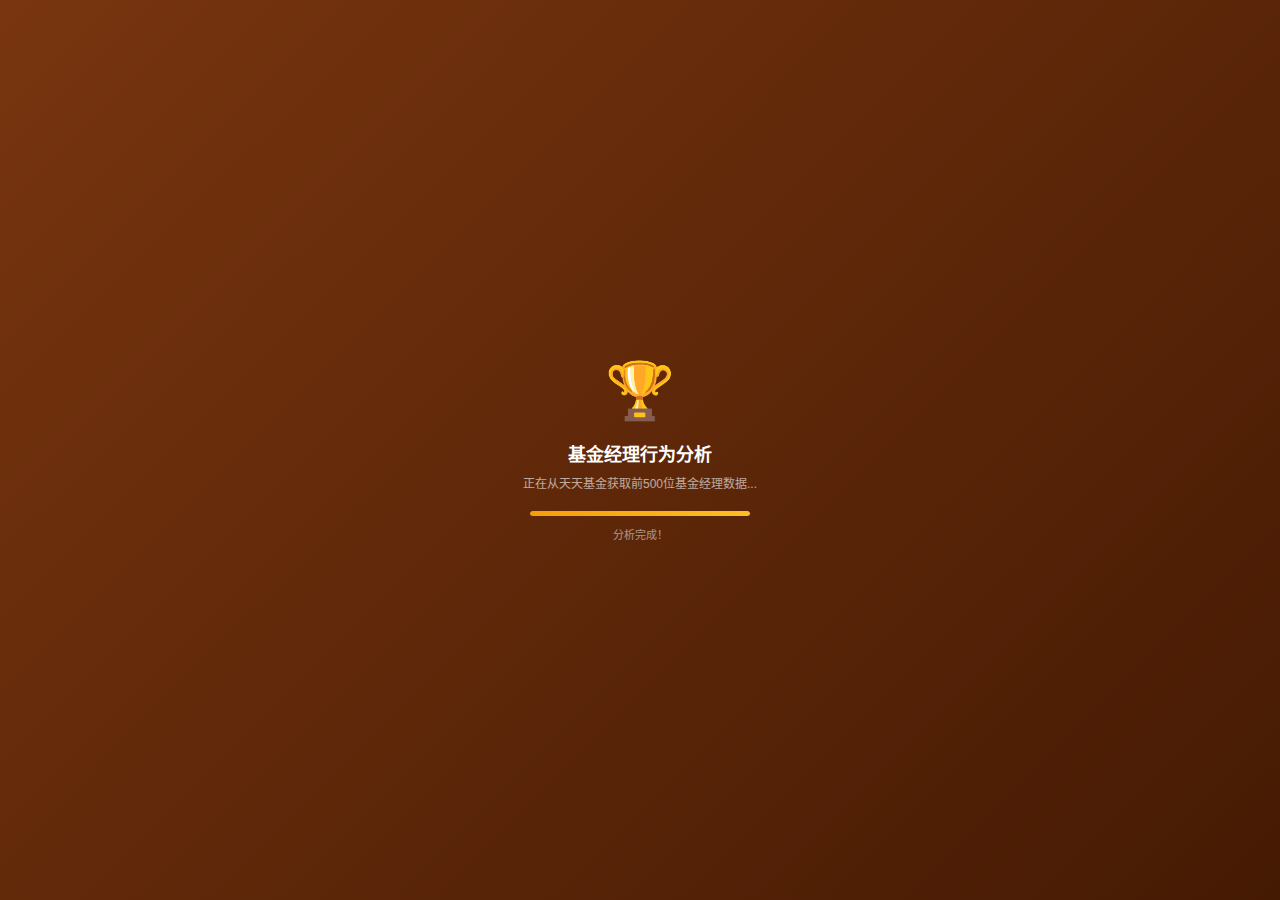
<file: manager-analysis.html>
<!DOCTYPE html>
<html lang="zh-CN">
<head>
<meta charset="UTF-8">
<meta name="viewport" content="width=device-width,initial-scale=1,maximum-scale=1,user-scalable=no">
<title>基金经理行为分析 · Top500</title>
<style>
*{margin:0;padding:0;box-sizing:border-box}
:root{
  --bg:#f0f2f5;--card:#fff;--text:#1a1a2e;--sub:#8896a4;
  --primary:#4F6EF7;--primary-bg:#eef2ff;
  --up:#e74040;--up-bg:#fef2f2;
  --down:#22a065;--down-bg:#ecfdf5;
  --border:#e8ecf1;--radius:14px;
  --warn:#f59e0b;--warn-bg:#fef3c7;
  --gold:#d97706;--gold-bg:#fffbeb;
}
body{font-family:-apple-system,BlinkMacSystemFont,"SF Pro","PingFang SC","Helvetica Neue",sans-serif;background:var(--bg);color:var(--text);-webkit-font-smoothing:antialiased;max-width:560px;margin:0 auto;min-height:100vh}

/* Header */
.page-header{background:linear-gradient(135deg,#78350f,#92400e,#b45309);color:#fff;padding:16px;position:sticky;top:0;z-index:100}
.ph-back{font-size:12px;opacity:.7;cursor:pointer;display:inline-flex;align-items:center;gap:4px;margin-bottom:8px}
.ph-back:hover{opacity:1}
.ph-title{font-size:18px;font-weight:800;display:flex;align-items:center;gap:8px}
.ph-title .badge{font-size:10px;background:rgba(255,255,255,.2);padding:2px 10px;border-radius:10px}
.ph-sub{font-size:11px;opacity:.65;margin-top:4px;line-height:1.5}

/* Loading */
.loading-overlay{position:fixed;inset:0;background:linear-gradient(135deg,#78350f,#451a03);z-index:999;display:flex;flex-direction:column;align-items:center;justify-content:center;color:#fff;transition:opacity .5s}
.loading-overlay.hide{opacity:0;pointer-events:none}
.loading-icon{font-size:56px;margin-bottom:16px;animation:bounce 1.4s infinite}
@keyframes bounce{0%,100%{transform:translateY(0)}50%{transform:translateY(-12px)}}
.loading-title{font-size:18px;font-weight:700;margin-bottom:8px}
.loading-sub{font-size:12px;opacity:.6;margin-bottom:20px}
.loading-bar{width:220px;height:5px;background:rgba(255,255,255,.15);border-radius:3px;overflow:hidden}
.loading-fill{height:100%;background:linear-gradient(90deg,#f59e0b,#fbbf24);border-radius:3px;transition:width .3s}
.loading-status{font-size:11px;opacity:.5;margin-top:10px}

/* Section */
.section{margin:12px;background:var(--card);border-radius:var(--radius);overflow:hidden;box-shadow:0 1px 4px rgba(0,0,0,.04)}
.sec-header{padding:14px 16px;border-bottom:1px solid var(--border);display:flex;align-items:center;gap:8px}
.sec-icon{font-size:20px}
.sec-title{font-size:14px;font-weight:700;flex:1}
.sec-badge{font-size:10px;background:var(--gold-bg);color:var(--gold);padding:2px 8px;border-radius:8px;font-weight:600}
.sec-body{padding:14px 16px}

/* Metric row */
.metrics{display:grid;grid-template-columns:1fr 1fr;gap:8px;margin-bottom:12px}
.metric{background:var(--bg);border-radius:10px;padding:10px 12px;text-align:center}
.metric .m-val{font-size:20px;font-weight:800;color:var(--gold)}
.metric .m-label{font-size:10px;color:var(--sub);margin-top:2px}
.metrics.tri{grid-template-columns:1fr 1fr 1fr}
.metrics.tri .metric .m-val{font-size:16px}

/* Bar chart */
.bar-chart{display:flex;flex-direction:column;gap:6px}
.bar-row{display:flex;align-items:center;gap:8px}
.bar-label{width:68px;font-size:10px;font-weight:500;text-align:right;flex-shrink:0;overflow:hidden;text-overflow:ellipsis;white-space:nowrap}
.bar-track{flex:1;height:18px;background:var(--bg);border-radius:4px;overflow:hidden;position:relative}
.bar-fill{height:100%;border-radius:4px;display:flex;align-items:center;padding-left:6px;transition:width .6s ease}
.bar-fill span{font-size:9px;color:#fff;font-weight:600;white-space:nowrap}
.bar-val{width:48px;font-size:10px;font-weight:600;text-align:right;flex-shrink:0}

/* Insight cards */
.insight{background:var(--bg);border-radius:10px;padding:12px;margin-bottom:8px;border-left:3px solid var(--gold)}
.insight .i-title{font-size:12px;font-weight:700;margin-bottom:4px;display:flex;align-items:center;gap:6px}
.insight .i-body{font-size:11px;color:#374151;line-height:1.7}

/* Outlook */
.outlook-factor{display:flex;align-items:center;gap:8px;padding:8px 0;border-bottom:1px solid var(--border)}
.outlook-factor:last-child{border-bottom:none}
.of-label{width:60px;font-size:10px;font-weight:600;flex-shrink:0}
.of-bar{flex:1;height:10px;background:var(--bg);border-radius:5px;overflow:hidden}
.of-fill{height:100%;border-radius:5px;transition:width .8s ease}
.of-score{width:30px;text-align:right;font-size:11px;font-weight:700}
.of-trend{font-size:9px;padding:1px 6px;border-radius:4px;font-weight:600;flex-shrink:0}
.of-trend.hot{background:#fef2f2;color:var(--up)}
.of-trend.warm{background:var(--warn-bg);color:#92400e}
.of-trend.cool{background:#ecfdf5;color:var(--down)}
.of-trend.neutral{background:#f1f5f9;color:var(--sub)}

/* Reco cards */
.reco-card{background:linear-gradient(135deg,#fffbeb,#fef3c7);border:1px solid #fde68a;border-radius:10px;padding:10px 12px;margin-bottom:8px}
.rc-top{display:flex;align-items:center;gap:8px}
.rc-rank{width:22px;height:22px;border-radius:50%;display:flex;align-items:center;justify-content:center;font-size:10px;font-weight:700;color:#fff;flex-shrink:0;background:linear-gradient(135deg,#f59e0b,#d97706)}
.rc-rank.r1{background:linear-gradient(135deg,#f59e0b,#d97706)}
.rc-rank.r2{background:linear-gradient(135deg,#94a3b8,#64748b)}
.rc-rank.r3{background:linear-gradient(135deg,#d97706,#92400e)}
.rc-rank.rn{background:#cbd5e1;color:#475569}
.rc-name{font-size:12px;font-weight:600;flex:1;overflow:hidden;text-overflow:ellipsis;white-space:nowrap}
.rc-ret{font-size:12px;font-weight:700;color:var(--up)}
.rc-mid{display:flex;gap:6px;margin-top:5px;flex-wrap:wrap;align-items:center}
.rc-tag{font-size:9px;padding:1px 5px;border-radius:4px;font-weight:500}
.rc-tag.mgr{background:#fef3c7;color:#92400e}
.rc-tag.style{background:var(--primary-bg);color:var(--primary)}
.rc-actions{display:flex;gap:6px;margin-top:8px}
.rc-btn{border:none;padding:5px 12px;border-radius:6px;font-size:11px;font-weight:600;cursor:pointer}
.rc-btn.primary{background:var(--primary);color:#fff}
.rc-btn.outline{background:transparent;border:1px solid var(--primary);color:var(--primary)}
.rc-btn:active{transform:scale(.96)}
.rc-btn.added{background:#e2e8f0;color:var(--sub);border:none}

/* Sector allocation */
.alloc-row{display:flex;align-items:center;gap:8px;padding:8px 0;border-bottom:1px solid var(--border)}
.alloc-row:last-child{border-bottom:none}
.alloc-sector{width:72px;font-size:11px;font-weight:600;flex-shrink:0}
.alloc-bar{flex:1;height:14px;background:var(--bg);border-radius:4px;overflow:hidden}
.alloc-fill{height:100%;border-radius:4px;display:flex;align-items:center;padding-left:4px}
.alloc-fill span{font-size:8px;color:#fff;font-weight:600}
.alloc-rating{font-size:10px;font-weight:600;width:60px;text-align:right;flex-shrink:0}
.alloc-rating.strong{color:var(--up)}
.alloc-rating.ok{color:var(--warn)}
.alloc-rating.weak{color:var(--sub)}

/* Summary box */
.summary-box{background:linear-gradient(135deg,#fffbeb,#fef9c3);border:1px solid #fde68a;border-radius:12px;padding:14px;margin:12px;font-size:12px;line-height:1.8;color:#374151}
.summary-box b{color:#92400e}
.summary-box .sb-title{font-size:14px;font-weight:700;color:#78350f;margin-bottom:8px;display:flex;align-items:center;gap:6px}
.summary-box ul{padding-left:16px;margin-top:6px}
.summary-box li{margin-bottom:4px}

/* Footer */
.page-footer{text-align:center;padding:20px 16px 40px;font-size:10px;color:var(--sub);line-height:1.6}
.page-footer a{color:var(--primary);text-decoration:none}

/* Nav anchors */
.nav-bar{display:flex;gap:6px;padding:10px 12px;overflow-x:auto;background:var(--card);border-bottom:1px solid var(--border);position:sticky;top:64px;z-index:50}
.nav-item{flex-shrink:0;padding:6px 12px;border-radius:8px;font-size:11px;font-weight:500;cursor:pointer;background:var(--bg);color:var(--sub);text-decoration:none;transition:.2s}
.nav-item:active,.nav-item.active{background:var(--gold-bg);color:var(--gold)}

/* Warning box */
.warn-box{background:#fef2f2;border:1px solid #fecaca;border-radius:10px;padding:12px;margin-top:12px;font-size:10px;color:#991b1b;line-height:1.6}
.warn-box b{color:#7f1d1d}

/* Data discovery */
.disc-card{border:1px solid var(--border);border-radius:10px;margin-bottom:8px;overflow:hidden}
.disc-card.alpha{border-color:#d97706;background:linear-gradient(135deg,#fffbeb,#fef3c7)}
.disc-card.strong{border-color:#22c55e;background:#f0fdf4}
.disc-card.emerging{border-color:#3b82f6;background:#eff6ff}
.disc-header{padding:8px 12px;display:flex;align-items:center;gap:8px}
.disc-signal{font-size:10px;padding:2px 8px;border-radius:6px;font-weight:700}
.disc-signal.alpha{background:#d9770630;color:#92400e}
.disc-signal.strong{background:#22c55e30;color:#166534}
.disc-signal.emerging{background:#3b82f630;color:#1e40af}
.disc-style{font-size:12px;font-weight:700;flex:1}
.disc-metrics{display:grid;grid-template-columns:repeat(4,1fr);gap:4px;padding:0 12px 8px}
.disc-m{text-align:center}
.disc-m .dm-val{font-size:13px;font-weight:800}
.disc-m .dm-label{font-size:8px;color:var(--sub)}
.disc-body{padding:4px 12px 10px;font-size:10px;line-height:1.5;color:#374151;border-top:1px solid var(--border)}
.disc-why{font-size:9px;padding:2px 12px 8px;color:var(--sub);line-height:1.4}

/* Compact table (used in discovery) */
.compact-table{width:100%;border-collapse:collapse;margin-top:8px;font-size:10px}
.compact-table th{background:var(--bg);padding:5px 6px;font-weight:600;color:var(--sub);text-align:left;font-size:9px}
.compact-table td{padding:5px 6px;border-top:1px solid var(--border)}
</style>
</head>
<body>

<!-- Loading Overlay -->
<div class="loading-overlay" id="loading-overlay">
  <div class="loading-icon">🏆</div>
  <div class="loading-title">基金经理行为分析</div>
  <div class="loading-sub">正在从天天基金获取前500位基金经理数据...</div>
  <div class="loading-bar"><div class="loading-fill" id="loading-fill" style="width:0%"></div></div>
  <div class="loading-status" id="loading-status">准备中...</div>
</div>

<!-- Page Header -->
<div class="page-header">
  <div class="ph-back" onclick="location.href='index.html'">← 返回基金小助理</div>
  <div class="ph-title">🏆 基金经理行为分析 <span class="badge">TOP 500</span></div>
  <div class="ph-sub">精简版 · 聚焦投资决策 · 数据驱动信号 + 基金推荐<br>更新时间：<span id="update-time">--</span></div>
</div>

<!-- Navigation -->
<div class="nav-bar" id="nav-bar">
  <a class="nav-item active" href="#sec-overview">📊 概览</a>
  <a class="nav-item" href="#sec-review">📋 回顾</a>
  <a class="nav-item" href="#sec-discover">🔬 信号</a>
  <a class="nav-item" href="#sec-outlook">🔮 前瞻</a>
  <a class="nav-item" href="#sec-recos">🎖️ 推荐</a>
  <a class="nav-item" href="#sec-summary">📋 总结</a>
</div>

<!-- Main Content -->
<div id="main-content"></div>

<!-- Footer -->
<div class="page-footer">
  数据来源：东方财富Choice数据 · 天天基金<br>
  本分析仅供参考，不构成投资建议<br>
  <a href="index.html">← 返回基金股市小助理</a>
</div>

<script>
// ==================== CONFIGURATION ====================
const API_BASE = 'https://fund.eastmoney.com/Data/FundDataPortfolio_Interface.aspx';
const PAGES_TO_FETCH = 8;
const PER_PAGE = 100;

const LS_HOLDINGS = 'fa_holdings';
const LS_WATCHLIST = 'fa_watchlist';

// ==================== MACRO OUTLOOK ====================
let MACRO_OUTLOOK = {
  period: '2026年2月—5月',
  updated: '2026-02-14',
  pastYearReview: [
    {sector:'有色金属',ret:'+52%',icon:'🔥',highlight:true,
     detail:'铜价突破$10000/吨，铝价创2年新高。全球新能源转型+AI数据中心用电激增推动铜铝需求飙升，叠加南美铜矿供应扰动、国内冶炼利润收缩导致供给偏紧，有色板块成为过去一年最强赛道之一。'},
    {sector:'贵金属(黄金)',ret:'+35%',icon:'✨',highlight:true,
     detail:'国际金价突破$2800/盎司。地缘冲突持续（俄乌、中东）、全球央行持续购金（中国央行连续18个月增持）、美元信用体系松动三重因素驱动，黄金已从避险资产升级为战略配置资产。'},
    {sector:'科技/AI',ret:'+38%',icon:'🤖',highlight:true,
     detail:'DeepSeek引爆国产AI革命，算力基建→应用落地全面加速。机器人（人形机器人概念）、自动驾驶、AI Agent进入商业化拐点，半导体国产替代浪潮受益于出口管制倒逼。'},
    {sector:'红利/高股息',ret:'+18%',icon:'💰',highlight:false,
     detail:'利率持续下行环境下，高股息资产吸引力提升。央国企价值重估主线延续，煤炭、银行、公用事业稳健上涨。'},
    {sector:'港股科技',ret:'+28%',icon:'🌏',highlight:false,
     detail:'南向资金持续流入，恒生科技指数走出低谷。互联网龙头盈利改善+AI概念催化+估值修复三重驱动。'},
    {sector:'消费',ret:'+8%',icon:'🛒',highlight:false,
     detail:'消费复苏不及预期，结构分化严重。大众消费缓慢修复，高端消费持续承压，食品饮料龙头估值仍在消化期。'},
    {sector:'医药',ret:'+12%',icon:'💊',highlight:false,
     detail:'创新药出海逻辑兑现，CXO板块阶段性反弹。集采影响逐步消化，但整体复苏偏慢。'},
    {sector:'新能源',ret:'-5%',icon:'⚡',highlight:false,
     detail:'产能过剩格局未改，光伏、锂电池价格持续下跌。行业出清尚未完成，仅储能与海上风电等细分方向有亮点。'},
  ],
  intlFactors: [
    {label:'美联储政策',score:65,trend:'降息放缓',cls:'warm',
     desc:'2025年累计降息75bp后节奏明显放缓，2026年预计仅1-2次降息。美元指数回落但幅度有限，全球流动性边际改善但不再超预期宽松。'},
    {label:'全球通胀',score:58,trend:'粘性残存',cls:'neutral',
     desc:'核心通胀3%左右企稳，服务通胀顽固。大宗商品（铜铝）涨价向下游传导，需关注二次通胀风险。'},
    {label:'地缘博弈',score:40,trend:'风险偏高',cls:'hot',
     desc:'中美科技脱钩深化（AI芯片、先进封装出口管制升级）；俄乌冲突持续；中东局势不稳；加剧供应链重构和资源品波动。'},
    {label:'全球制造业',score:72,trend:'扩张',cls:'warm',
     desc:'全球制造业PMI重回扩张区间。AI基建投资拉动服务器/芯片/电力设备需求，新能源车渗透率持续提升带动有色金属需求。'},
    {label:'美元与汇率',score:55,trend:'温和走弱',cls:'neutral',
     desc:'美元指数从105回落至100附近，有利于新兴市场资金回流和大宗商品价格。人民币汇率7.0-7.2区间波动。'},
  ],
  domesticFactors: [
    {label:'货币政策',score:75,trend:'稳健偏松',cls:'warm',
     desc:'LPR仍有10-20bp下调空间，社融增速回升。定向支持科技创新和消费信贷，流动性合理充裕。'},
    {label:'财政刺激',score:70,trend:'积极',cls:'warm',
     desc:'专项债发行加速（全年4万亿+），超长期特别国债重点投向新基建、AI算力、绿色转型。基建托底经济底线思维明确。'},
    {label:'产业政策',score:85,trend:'强力驱动',cls:'hot',
     desc:'AI大模型+机器人+半导体三线并进获政策全面加持。战略金属（铜、铝、稀土、锂）被纳入国家安全战略储备，有色金属产业链价值被重新定义。'},
    {label:'内需消费',score:58,trend:'缓慢修复',cls:'neutral',
     desc:'居民收入增速微升但信心不足，地产拖累效应减弱但未消除。以旧换新政策延续，服务消费优于商品消费。'},
    {label:'资本市场改革',score:68,trend:'深化推进',cls:'warm',
     desc:'新"国九条"落地见效，IPO节奏可控，分红制度优化。央国企价值重估+并购重组活跃，长线资金入市加速。'},
  ],
  sectorRecos: [
    {sector:'科技/AI',rating:'强烈推荐',weight:25,color:'#ef4444',reason:'AI从概念走向商业化落地，算力→应用→机器人→自动驾驶全链条催化。国产替代受出口管制倒逼加速，半导体设备/EDA/先进封装是核心方向。但注意短期估值已不便宜，建议择机配置。'},
    {sector:'有色金属',rating:'强烈推荐',weight:18,color:'#d97706',reason:'供需格局持续紧张：全球AI数据中心+新能源车+光伏用铜量激增，南美铜矿资本开支不足导致3-5年供给缺口。铝受益于国内电解铝产能天花板+汽车轻量化+光伏边框需求。有色金属从周期品升级为成长品，中长线核心配置。'},
    {sector:'贵金属',rating:'推荐',weight:12,color:'#f59e0b',reason:'黄金的定价逻辑已从"抗通胀"转变为"去美元化+央行储备重配+地缘避险"三重驱动。全球央行购金趋势未变。虽然金价已高，但中长期上行趋势未改，回调即是加仓机会。'},
    {sector:'红利/价值',rating:'推荐',weight:14,color:'#eab308',reason:'利率下行环境中高股息资产性价比凸显。央国企价值重估+提高分红比例政策持续推进，煤炭/银行/公用事业/交运可作为组合压舱石。'},
    {sector:'高端制造',rating:'推荐',weight:12,color:'#f97316',reason:'出口韧性+产业升级双轮驱动。半导体设备、工业母机、航空发动机多线受益。军工国防订单回暖，关注十四五末期装备交付加速。'},
    {sector:'消费/医药',rating:'适度配置',weight:8,color:'#22c55e',reason:'消费弱复苏格局未变但估值已具性价比。创新药出海+药品集采边际影响递减，医药龙头布局窗口。关注性价比消费与服务型消费。'},
    {sector:'跨境/港股',rating:'适度配置',weight:6,color:'#8b5cf6',reason:'港股科技龙头盈利趋势向好+估值折价仍存，但需警惕美国加征关税等突发风险。定投逻辑强于一次性重仓。'},
    {sector:'新能源',rating:'谨慎观望',weight:3,color:'#06b6d4',reason:'产能过剩出清远未结束，光伏/锂电池价格战仍在继续。仅储能与海上风电有结构性机会，不建议作为核心仓位。'},
    {sector:'固收/债券',rating:'低配',weight:2,color:'#94a3b8',reason:'10年国债收益率已降至1.6%附近历史低位，利差极度压缩。债牛尾部风险大于收益，仅作为流动性管理工具。'},
  ]
};

// Style colors
const STYLE_COLORS = {
  '科技成长':'#3b82f6','灵活配置':'#8b5cf6','消费':'#ec4899','医药健康':'#10b981',
  '价值蓝筹':'#f59e0b','红利价值':'#ef4444','均衡成长':'#6366f1','新能源':'#06b6d4',
  '指数量化':'#f97316','固收增强':'#64748b','跨境QDII':'#a855f7','军工国防':'#dc2626',
  '周期':'#84cc16','纯债固收':'#94a3b8','货币理财':'#cbd5e1','贵金属':'#eab308',
  'FOF配置':'#14b8a6','商品资源':'#d97706','成长':'#2563eb','有色金属':'#b45309',
  '化工材料':'#78716c','基础设施':'#92400e','公用事业':'#4d7c0f','农业食品':'#15803d',
  '金融':'#b91c1c','地产REITs':'#7c3aed','其他':'#9ca3af'
};

// ==================== STATE ====================
let allManagers = [];
let filteredManagers = [];
let analysis = {};
let holdings = JSON.parse(localStorage.getItem(LS_HOLDINGS)||'[]');
let watchlist = JSON.parse(localStorage.getItem(LS_WATCHLIST)||'[]');
let aiMacroGenerated = false;

// ==================== AI PROVIDER CONFIG ====================
const AI_PROVIDERS = [
  {
    id:'siliconflow', name:'硅基流动(免费)', free:true,
    base:'https://api.siliconflow.cn/v1/chat/completions',
    macroModels: [
      {name:'DeepSeek-V3', model:'deepseek-ai/DeepSeek-V3'},
      {name:'Qwen2.5-72B', model:'Qwen/Qwen2.5-72B-Instruct'}
    ]
  },
  {
    id:'deepseek', name:'DeepSeek官方(极低价)', free:false,
    base:'https://api.deepseek.com/chat/completions',
    macroModels: [
      {name:'DeepSeek-R1', model:'deepseek-reasoner'},
      {name:'DeepSeek-V3', model:'deepseek-chat'}
    ]
  },
  {
    id:'302ai', name:'302.AI(付费)', free:false,
    base:'https://api.302.ai/v1/chat/completions',
    macroModels: [
      {name:'DeepSeek-R1', model:'deepseek-r1'},
      {name:'Qwen3-235B', model:'qwen3-235b-a22b'}
    ]
  }
];

const _aiProviderId = localStorage.getItem('fa_ai_provider') || 'siliconflow';
const _aiProvider = AI_PROVIDERS.find(p=>p.id===_aiProviderId) || AI_PROVIDERS[0];
const _apiBase = _aiProvider.base;
const _302aiKey = localStorage.getItem('fa_302ai_key') || '';

async function callAI(model, systemPrompt, userPrompt, temperature=0.7){
  if(!_302aiKey) throw new Error('No API key');
  const resp = await fetch(_apiBase, {
    method:'POST',
    headers:{'Content-Type':'application/json','Authorization':'Bearer '+_302aiKey},
    body:JSON.stringify({
      model,
      messages:[
        {role:'system', content:systemPrompt},
        {role:'user', content:userPrompt}
      ],
      temperature,
      max_tokens:8192
    })
  });
  if(!resp.ok){
    const err = await resp.text().catch(()=>'');
    throw new Error(`API ${resp.status}: ${err.slice(0,200)}`);
  }
  const json = await resp.json();
  return json.choices?.[0]?.message?.content || '';
}

function buildManagerDataContext(){
  const stylePerf = {};
  filteredManagers.forEach(m=>{
    if(!stylePerf[m.style]) stylePerf[m.style] = {returns:[], count:0};
    stylePerf[m.style].returns.push(m.careerReturn);
    stylePerf[m.style].count++;
  });
  const styleSummary = Object.keys(stylePerf)
    .map(s=>({style:s, count:stylePerf[s].count, avgReturn:mean(stylePerf[s].returns)}))
    .sort((a,b)=>b.avgReturn-a.avgReturn);

  let ctx = `当前日期: ${new Date().toISOString().slice(0,10)}\n`;
  ctx += `\n【TOP${filteredManagers.length}基金经理数据统计】\n`;
  ctx += `总人数: ${filteredManagers.length}, 平均任职回报: ${mean(filteredManagers.map(m=>m.careerReturn)).toFixed(1)}%\n`;
  ctx += `\n【各投资风格表现排名(按均回报)】\n`;
  styleSummary.forEach(s=>{
    ctx += `${s.style}: ${s.count}人, 均回报${s.avgReturn.toFixed(1)}%\n`;
  });

  if(sectorDiscovery){
    const {discoveries} = sectorDiscovery;
    const signals = discoveries.filter(d=>d.signal!=='normal');
    if(signals.length>0){
      ctx += `\n【数据发现引擎信号】\n`;
      signals.forEach(d=>{
        ctx += `${d.style}: 信号=${d.signal==='alpha'?'被忽视的α':d.signal==='strong'?'强势':'萌芽'}, 超额回报${d.excessReturn>=0?'+':''}${d.excessReturn.toFixed(1)}%, 胜率${d.winRate.toFixed(0)}%, 管理人数${d.count}\n`;
      });
    }
    ctx += `\n【全部风格发现引擎得分】\n`;
    discoveries.sort((a,b)=>b.discoveryScore-a.discoveryScore).forEach(d=>{
      ctx += `${d.style}: 得分${d.discoveryScore.toFixed(0)}, 均回报${d.avgReturn.toFixed(1)}%, Z分数${d.zScore.toFixed(2)}\n`;
    });
  }

  const topManagers = filteredManagers.sort((a,b)=>b.careerReturn-a.careerReturn).slice(0,20);
  ctx += `\n【回报最高的20位经理】\n`;
  topManagers.forEach(m=>{
    ctx += `${m.name}(${m.company}): ${m.style}, 任职${m.years.toFixed(1)}年, 回报${m.careerReturn.toFixed(1)}%, 规模${m.aum.toFixed(0)}亿\n`;
  });
  return ctx;
}

const MACRO_SYSTEM_PROMPT = `你是一位资深的A股市场宏观策略分析师，需要根据基金经理的实际持仓和业绩数据，结合你对当前宏观经济、国际形势、国内政策的专业知识，生成一份全面的市场分析报告。

你必须严格按照以下JSON格式回复，不要有任何额外的文字或markdown标记：
{
  "period": "起始年月—结束年月",
  "updated": "YYYY-MM-DD",
  "pastYearReview": [
    {"sector": "板块名称", "ret": "+XX%或-XX%", "icon": "emoji", "highlight": true/false,
     "detail": "100-200字深度分析"}
  ],
  "intlFactors": [
    {"label": "因素名称", "score": 0-100, "trend": "2-4字趋势词", "cls": "warm/neutral/hot/cold",
     "desc": "80-150字描述"}
  ],
  "domesticFactors": [
    {"label": "因素名称", "score": 0-100, "trend": "2-4字趋势词", "cls": "warm/neutral/hot/cold",
     "desc": "80-150字描述"}
  ],
  "sectorRecos": [
    {"sector": "板块名称", "rating": "强烈推荐/推荐/适度配置/谨慎观望/低配",
     "weight": 配置权重百分比, "color": "CSS颜色值",
     "reason": "100-200字配置理由"}
  ]
}

要求：
1. pastYearReview至少8个板块，highlight标记涨幅前3
2. intlFactors至少5个，domesticFactors至少5个
3. sectorRecos至少8个，weight之和约等于100
4. 结合基金经理真实业绩数据分析
5. 只输出JSON`;

async function generateAIMacroOutlook(onProgress){
  if(!_302aiKey) return null;
  const dataCtx = buildManagerDataContext();
  const models = _aiProvider.macroModels;
  for(const m of models){
    try {
      if(onProgress) onProgress(`🧠 ${m.name} 正在分析宏观形势...`);
      const userMsg = `请根据以下TOP基金经理的真实业绩数据，结合你对当前市场的专业判断，生成完整的宏观市场分析报告。\n\n${dataCtx}\n\n请分析：1.过去一年各板块表现 2.国际形势 3.国内形势 4.未来3个月配置建议`;
      const raw = await callAI(m.model, MACRO_SYSTEM_PROMPT, userMsg, 0.6);
      let jsonStr = raw.trim();
      if(jsonStr.startsWith('```')) jsonStr = jsonStr.replace(/^```(?:json)?\n?/, '').replace(/\n?```$/, '');
      const jsonMatch = jsonStr.match(/\{[\s\S]*\}/);
      if(!jsonMatch) throw new Error('No JSON');
      const parsed = JSON.parse(jsonMatch[0]);
      if(!parsed.pastYearReview || !parsed.sectorRecos) throw new Error('Missing fields');
      if(onProgress) onProgress(`✅ ${m.name} 分析完成`);
      return parsed;
    } catch(e){
      console.error(`${m.name} failed:`, e);
      if(onProgress) onProgress(`⚠️ ${m.name} 失败，尝试下一个...`);
      continue;
    }
  }
  return null;
}

// ==================== DATA FETCHING ====================
function setLoadProgress(pct, status){
  document.getElementById('loading-fill').style.width = pct+'%';
  document.getElementById('loading-status').textContent = status;
}

function loadManagerPage(pageNum){
  return new Promise((resolve)=>{
    const script = document.createElement('script');
    const url = `${API_BASE}?dt=14&mc=returnjson&ft=all&pn=${PER_PAGE}&pi=${pageNum}&sc=netnav&st=desc`;
    script.src = url;
    script.onload = ()=>{
      try {
        const data = window.returnjson;
        if(data && data.data) resolve(data.data);
        else resolve([]);
      } catch(e){ resolve([]); }
      script.remove();
    };
    script.onerror = ()=>{ resolve([]); script.remove(); };
    document.head.appendChild(script);
  });
}

async function fetchAllManagers(){
  const allData = [];
  for(let i=1; i<=PAGES_TO_FETCH; i++){
    setLoadProgress(Math.round(i/PAGES_TO_FETCH*70), `正在获取第 ${i}/${PAGES_TO_FETCH} 页数据...`);
    try {
      const data = await loadManagerPage(i);
      if(data.length>0) allData.push(...data);
      else if(i>1) break;
    } catch(e){}
    await new Promise(r=>setTimeout(r, 200));
  }
  return allData;
}

// ==================== DATA PROCESSING ====================
function classifyStyle(fundNamesStr){
  const t = fundNamesStr || '';
  if(/货币|现金|余额|理财|添利|天天/.test(t) && !/混合|股票|灵活/.test(t)) return '货币理财';
  if(/纯债|利率债|信用债|短债|定开债|定期开放债/.test(t) && !/混合|股票|灵活|增强/.test(t)) return '纯债固收';
  if(/黄金|白银|贵金属/.test(t)) return '贵金属';
  if(/有色|铜|铝|锂|稀土|金属材料|矿业|基本金属/.test(t)) return '有色金属';
  if(/原油|商品|资源精选|大宗/.test(t)) return '商品资源';
  if(/QDII|港股|全球|海外|纳斯达克|标普|恒生|中国优势|美元/.test(t)) return '跨境QDII';
  if(/(指数|ETF)/.test(t) && /量化|增强|智选/.test(t)) return '指数量化';
  if(/科技|人工智能|芯片|半导体|电子|计算机|通信|信息|数字经济|智能驱动/.test(t)) return '科技成长';
  if(/新能源|光伏|碳|电池|低碳|环保/.test(t)) return '新能源';
  if(/军工|国防|航天|航空/.test(t)) return '军工国防';
  if(/医[药疗]|健康|生物|创新药/.test(t)) return '医药健康';
  if(/化工|材料|制造|[工业]精选/.test(t) && !/电子|半导体/.test(t)) return '化工材料';
  if(/基建|基础设施|一带一路|工程|建筑|铁路/.test(t)) return '基础设施';
  if(/公用事业|电力|水务|燃气|环境治理/.test(t)) return '公用事业';
  if(/农业|乡村振兴|种业|畜牧|农产品/.test(t)) return '农业食品';
  if(/金融科技|银行|保险|证券|金融地产/.test(t) && /指数|ETF|主题/.test(t)) return '金融';
  if(/地产|REITs|不动产|城市更新/.test(t)) return '地产REITs';
  if(/消费|食品|白酒|零售|家电|饮料|文体/.test(t)) return '消费';
  if(/红利|低波|股息|分红/.test(t)) return '红利价值';
  if(/价值|蓝筹|大盘精选/.test(t)) return '价值蓝筹';
  if(/成长|创新|先锋|新兴|转型|动力/.test(t)) return '成长';
  if(/周期|钢铁|煤炭/.test(t)) return '周期';
  if(/FOF|持有期混合发起\(FOF\)/.test(t)) return 'FOF配置';
  if(/债券|增强|固收|添利|稳健/.test(t)) return '固收增强';
  if(/(指数|ETF|LOF)/.test(t)) return '指数量化';
  return '灵活配置';
}

function parseManager(row){
  if(!row || row.length<12) return null;
  const careerReturnStr = (row[7]||'0').replace('%','');
  const careerReturn = parseFloat(careerReturnStr)||0;
  const aumStr = (row[10]||'0').replace('亿元','');
  const aum = parseFloat(aumStr)||0;
  const workDays = parseInt(row[6])||0;
  const years = Math.round(workDays/365*10)/10;
  const bestReturnStr = (row[11]||'0').replace('%','');
  const bestReturn = parseFloat(bestReturnStr)||0;
  const fundNames = row[5]||'';
  return {
    id: row[0], name: row[1], companyId: row[2], company: row[3],
    fundCodes: (row[4]||'').split(',').filter(Boolean),
    fundNames: fundNames.split(',').filter(Boolean),
    fundNamesStr: fundNames, workDays, years, careerReturn,
    bestFundCode: row[8]||'', bestFundName: row[9]||'',
    aum, bestReturn, style: classifyStyle(fundNames)
  };
}

function processManagers(rawData){
  const parsed = rawData.map(parseManager).filter(Boolean);
  const seen = new Set();
  const unique = [];
  parsed.forEach(m=>{
    const key = m.name + '|' + m.company;
    if(!seen.has(key)){ seen.add(key); unique.push(m); }
  });
  allManagers = unique;
  filteredManagers = unique.filter(m=> m.style !== '货币理财' && m.style !== '纯债固收');
  filteredManagers.sort((a,b)=>b.careerReturn - a.careerReturn);
  if(filteredManagers.length>500) filteredManagers = filteredManagers.slice(0,500);
  return filteredManagers;
}

// ==================== ANALYSIS ENGINE ====================
function median(arr){ const s=[...arr].sort((a,b)=>a-b); const m=Math.floor(s.length/2); return s.length%2?s[m]:(s[m-1]+s[m])/2; }
function mean(arr){ return arr.reduce((a,b)=>a+b,0)/arr.length; }

function runAnalysis(managers){
  const a = {};
  const returns = managers.map(m=>m.careerReturn);
  const aums = managers.map(m=>m.aum);
  const years = managers.map(m=>m.years);
  a.overview = {
    count: managers.length,
    totalManagers: allManagers.length,
    avgReturn: mean(returns),
    medianReturn: median(returns),
    maxReturn: Math.max(...returns),
    minReturn: Math.min(...returns),
    avgYears: mean(years),
    totalAUM: aums.reduce((s,v)=>s+v,0),
    positiveCount: returns.filter(r=>r>0).length,
    over100Count: returns.filter(r=>r>100).length,
    over200Count: returns.filter(r=>r>200).length,
  };

  const styleCounts = {};
  const styleReturns = {};
  managers.forEach(m=>{
    styleCounts[m.style] = (styleCounts[m.style]||0) + 1;
    if(!styleReturns[m.style]) styleReturns[m.style] = [];
    styleReturns[m.style].push(m.careerReturn);
  });
  a.styles = Object.keys(styleCounts)
    .map(s=>({
      style: s, count: styleCounts[s],
      pct: (styleCounts[s]/managers.length*100),
      avgReturn: mean(styleReturns[s]),
      medianReturn: median(styleReturns[s]),
    }))
    .sort((a,b)=>b.count-a.count);

  const retBrackets = [
    {label:'<0%',min:-999,max:0},{label:'0-20%',min:0,max:20},
    {label:'20-50%',min:20,max:50},{label:'50-100%',min:50,max:100},
    {label:'100-200%',min:100,max:200},{label:'200%+',min:200,max:9999}
  ];
  a.returnDist = retBrackets.map(b=>{
    const count = managers.filter(m=>m.careerReturn>=b.min && m.careerReturn<b.max).length;
    return {...b, count, pct: count/managers.length*100};
  });
  return a;
}

// ==================== SECTOR DISCOVERY ENGINE ====================
let sectorDiscovery = null;

function discoverSectors(managers){
  const styleMap = {};
  managers.forEach(m=>{
    if(!styleMap[m.style]) styleMap[m.style] = {
      style: m.style, managers: [], returns: [], aums: [], years: [], codes: new Set()
    };
    const s = styleMap[m.style];
    s.managers.push(m);
    s.returns.push(m.careerReturn);
    s.aums.push(m.aum);
    s.years.push(m.years);
    m.fundCodes.forEach(c=>s.codes.add(c));
  });

  const overallAvgReturn = mean(managers.map(m=>m.careerReturn));
  const overallMedianReturn = median(managers.map(m=>m.careerReturn));
  const returnStdDev = Math.sqrt(managers.map(m=>Math.pow(m.careerReturn-overallAvgReturn,2)).reduce((a,b)=>a+b,0)/managers.length);

  const discoveries = Object.values(styleMap)
    .filter(s=>s.managers.length>=2)
    .map(s=>{
      const avgReturn = mean(s.returns);
      const medReturn = median(s.returns);
      const avgAUM = mean(s.aums);
      const totalAUM = s.aums.reduce((a,b)=>a+b,0);
      const avgYears = mean(s.years);
      const topManager = s.managers.sort((a,b)=>b.careerReturn-a.careerReturn)[0];
      const annReturn = avgYears>0 ? (Math.pow(1+avgReturn/100, 1/avgYears)-1)*100 : 0;
      const count = s.managers.length;
      const crowding = count / managers.length * 100;
      const excessReturn = avgReturn - overallAvgReturn;
      const zScore = returnStdDev>0 ? excessReturn / returnStdDev : 0;
      const alphaSignal = excessReturn > 0 && crowding < 10;
      const hiddenAlpha = excessReturn > returnStdDev*0.5 && crowding < 5;
      const winRate = s.returns.filter(r=>r>0).length / count * 100;

      const retContrib = Math.min(Math.max(excessReturn/3, -10), 40);
      const annContrib = Math.min(Math.max(annReturn*1.5, 0), 20);
      const scarcityContrib = alphaSignal ? Math.min(20, (excessReturn/returnStdDev)*15) : 0;
      const winContrib = winRate/10;
      const aumContrib = Math.min(totalAUM/100, 10);

      const discoveryScore = Math.round(Math.max(0, Math.min(100,
        retContrib + annContrib + scarcityContrib + winContrib + aumContrib
      )));

      let signal = 'normal';
      if(hiddenAlpha || (excessReturn > returnStdDev && crowding < 8)) signal = 'alpha';
      else if(excessReturn > returnStdDev*0.3 && winRate > 70) signal = 'strong';
      else if(excessReturn > 0 && count <= 5) signal = 'emerging';

      return {
        style: s.style, count, crowding, avgReturn, medReturn, annReturn, avgAUM, totalAUM,
        avgYears, topManager, winRate, excessReturn, zScore,
        alphaSignal, hiddenAlpha, signal, discoveryScore,
        fundCount: s.codes.size,
      };
    })
    .sort((a,b)=>b.discoveryScore-a.discoveryScore);

  return { discoveries, overallAvgReturn, overallMedianReturn, returnStdDev };
}

// ==================== RENDERING ====================
function fmt(n, d=1){ return n.toFixed(d); }
function fmtAUM(n){ return n>=10000?fmt(n/10000,1)+'万亿':n>=1?fmt(n,0)+'亿':fmt(n*100,0)+'百万'; }

function renderAll(){
  const el = document.getElementById('main-content');
  let html = '';
  html += renderOverview();
  html += renderMarketReview();
  html += renderDataDiscovery();
  html += renderOutlook();
  html += renderRecommendations();
  html += renderSummary();
  el.innerHTML = html;
}

// ===== 1. 数据概览 =====
function renderOverview(){
  const o = analysis.overview;
  return `<div class="section" id="sec-overview">
    <div class="sec-header"><span class="sec-icon">📊</span><span class="sec-title">数据概览</span><span class="sec-badge">TOP ${o.count}</span></div>
    <div class="sec-body">
      <div class="metrics">
        <div class="metric"><div class="m-val">${o.count}</div><div class="m-label">权益类基金经理</div></div>
        <div class="metric"><div class="m-val">${fmt(o.avgReturn)}%</div><div class="m-label">平均任职回报</div></div>
      </div>
      <div class="metrics tri">
        <div class="metric"><div class="m-val">${fmt(o.avgYears)}</div><div class="m-label">平均从业(年)</div></div>
        <div class="metric"><div class="m-val">${fmtAUM(o.totalAUM)}</div><div class="m-label">总管理规模</div></div>
        <div class="metric"><div class="m-val">${fmt(o.maxReturn)}%</div><div class="m-label">最高回报</div></div>
      </div>
      <div style="font-size:11px;font-weight:600;margin:6px 0 6px;color:var(--sub)">回报分布</div>
      <div class="bar-chart">${analysis.returnDist.map(b=>{
        const w = Math.max(b.pct/Math.max(...analysis.returnDist.map(x=>x.pct))*100,2);
        const color = b.min>=100?'#ef4444':b.min>=50?'#f97316':b.min>=20?'#eab308':b.min>=0?'#22c55e':'#94a3b8';
        return `<div class="bar-row"><div class="bar-label">${b.label}</div><div class="bar-track"><div class="bar-fill" style="width:${w}%;background:${color}"><span>${b.count}</span></div></div><div class="bar-val">${fmt(b.pct)}%</div></div>`;
      }).join('')}</div>
    </div>
  </div>`;
}

// ===== 2. 过去一年回顾（精简） =====
function renderMarketReview(){
  const m = MACRO_OUTLOOK;
  const review = [...m.pastYearReview].sort((a,b)=>{
    const ra = parseFloat(a.ret.replace('%','').replace('+',''));
    const rb = parseFloat(b.ret.replace('%','').replace('+',''));
    return rb-ra;
  });
  const maxRet = Math.max(...review.map(r=>Math.abs(parseFloat(r.ret.replace('%','').replace('+','')))));

  const aiTag = aiMacroGenerated ? '<span style="font-size:9px;background:#3b82f6;color:white;padding:1px 6px;border-radius:4px;margin-left:6px">AI</span>' : '';

  let html = `<div class="section" id="sec-review">
    <div class="sec-header"><span class="sec-icon">📋</span><span class="sec-title">过去一年板块表现${aiTag}</span></div>
    <div class="sec-body">
      <div class="bar-chart">`;
  review.forEach(r=>{
    const val = parseFloat(r.ret.replace('%','').replace('+',''));
    const w = Math.abs(val)/maxRet*100;
    const color = val>=30?'#ef4444':val>=15?'#f59e0b':val>=0?'#22c55e':'#6366f1';
    html += `<div class="bar-row">
      <div class="bar-label" style="font-weight:${r.highlight?'700':'500'}">${r.icon} ${r.sector}</div>
      <div class="bar-track"><div class="bar-fill" style="width:${w}%;background:${color}"><span>${r.ret}</span></div></div>
      <div class="bar-val" style="color:${color};font-weight:700">${r.ret}</div>
    </div>`;
  });
  html += `</div>`;

  const highlights = review.filter(r=>r.highlight);
  if(highlights.length>0){
    html += `<div class="insight" style="margin-top:12px">
      <div class="i-title">🔥 强势板块</div>
      <div class="i-body">${highlights.map(r=>`<b>${r.sector}(${r.ret})</b>：${r.detail.substring(0,80)}...`).join('<br>')}</div>
    </div>`;
  }
  html += `</div></div>`;
  return html;
}

// ===== 3. 数据驱动·赛道发现 =====
function renderDataDiscovery(){
  if(!sectorDiscovery) sectorDiscovery = discoverSectors(filteredManagers);
  const { discoveries, overallAvgReturn, returnStdDev } = sectorDiscovery;

  const alphaCount = discoveries.filter(d=>d.signal==='alpha').length;
  const strongCount = discoveries.filter(d=>d.signal==='strong').length;
  const emergingCount = discoveries.filter(d=>d.signal==='emerging').length;

  const signalLabel = {alpha:'🔥被忽视的α',strong:'💪强势信号',emerging:'🌱潜力萌芽',normal:''};
  const signalDesc = {
    alpha:'高超额回报+低拥挤度=可能被市场忽视的结构性机会',
    strong:'超额回报显著且胜率高，已被市场认可但趋势仍在',
    emerging:'管理人少但回报突出，可能是早期信号',
    normal:'表现中性或偏弱'
  };

  let html = `<div class="section" id="sec-discover">
    <div class="sec-header"><span class="sec-icon">🔬</span><span class="sec-title">数据驱动·赛道发现</span><span class="sec-badge">自下而上</span></div>
    <div class="sec-body">
      <div style="font-size:10px;color:var(--sub);line-height:1.6;margin-bottom:10px">
        自动扫描所有${discoveries.length}个风格的<b>超额回报</b>、<b>拥挤度</b>、<b>胜率</b>，识别三类信号：
        <span style="color:#92400e">🔥α</span> = 高回报+低拥挤，
        <span style="color:#166534">💪强势</span> = 高回报+高胜率，
        <span style="color:#1e40af">🌱萌芽</span> = 人少但突出
      </div>
      <div class="metrics tri">
        <div class="metric"><div class="m-val" style="color:#92400e">${alphaCount}</div><div class="m-label">🔥被忽视的α</div></div>
        <div class="metric"><div class="m-val" style="color:#166534">${strongCount}</div><div class="m-label">💪强势信号</div></div>
        <div class="metric"><div class="m-val" style="color:#1e40af">${emergingCount}</div><div class="m-label">🌱潜力萌芽</div></div>
      </div>
      <div style="font-size:9px;color:var(--sub);margin:4px 0 10px;text-align:center">全体均回 ${fmt(overallAvgReturn)}% · 标准差 ${fmt(returnStdDev)} · 超均值+0.5σ(${fmt(overallAvgReturn+returnStdDev*0.5)}%)即为显著超额</div>`;

  const signaled = discoveries.filter(d=>d.signal!=='normal');
  const normals = discoveries.filter(d=>d.signal==='normal');

  signaled.forEach(d=>{
    html += `<div class="disc-card ${d.signal}">
      <div class="disc-header">
        <span class="disc-signal ${d.signal}">${signalLabel[d.signal]}</span>
        <span class="disc-style">${d.style}</span>
        <span style="font-size:14px;font-weight:800;color:${d.avgReturn>=0?'var(--up)':'var(--down)'}">${d.discoveryScore}分</span>
      </div>
      <div class="disc-metrics">
        <div class="disc-m"><div class="dm-val" style="color:${d.avgReturn>overallAvgReturn?'var(--up)':'inherit'}">${fmt(d.avgReturn)}%</div><div class="dm-label">平均回报</div></div>
        <div class="disc-m"><div class="dm-val">${d.count}人</div><div class="dm-label">拥挤度${fmt(d.crowding)}%</div></div>
        <div class="disc-m"><div class="dm-val">${fmt(d.winRate,0)}%</div><div class="dm-label">胜率</div></div>
        <div class="disc-m"><div class="dm-val">${fmt(d.annReturn)}%</div><div class="dm-label">年化</div></div>
      </div>
      <div class="disc-body">
        超额回报: <b>${d.excessReturn>=0?'+':''}${fmt(d.excessReturn)}%</b> (Z=${fmt(d.zScore,2)}) ·
        Top经理: <b>${d.topManager.name}</b>(${d.topManager.company}, +${fmt(d.topManager.careerReturn)}%)
      </div>
      <div class="disc-why">${signalDesc[d.signal]}</div>
    </div>`;
  });

  if(normals.length>0){
    html += `<div style="font-size:11px;font-weight:600;color:var(--sub);margin:12px 0 6px">📋 其他风格（无显著信号）</div>
    <table class="compact-table">
      <tr><th>风格</th><th>人数</th><th>均回</th><th>胜率</th><th>年化</th><th>得分</th></tr>
      ${normals.map(d=>`<tr>
        <td><b>${d.style}</b></td>
        <td>${d.count}</td>
        <td style="color:${d.avgReturn>overallAvgReturn?'var(--up)':'inherit'}">${fmt(d.avgReturn)}%</td>
        <td>${fmt(d.winRate,0)}%</td>
        <td>${fmt(d.annReturn)}%</td>
        <td>${d.discoveryScore}</td>
      </tr>`).join('')}
    </table>`;
  }

  const topAlpha = signaled.filter(d=>d.signal==='alpha');
  html += `<div class="insight" style="margin-top:12px">
    <div class="i-title">🎯 核心价值</div>
    <div class="i-body">
      让所有${discoveries.length}个风格自动排名，不漏掉任何赛道。${topAlpha.length>0?`当前α赛道：<b>${topAlpha.map(d=>`${d.style}(超额${d.excessReturn>=0?'+':''}${fmt(d.excessReturn)}%)`).join('、')}</b>——低拥挤+高回报，最容易被传统分析遗漏。`:''}
    </div>
  </div>`;
  html += `</div></div>`;
  return html;
}

// ===== 4. 未来三个月前瞻 =====
function renderOutlook(){
  const m = MACRO_OUTLOOK;
  const aiTag = aiMacroGenerated ? '<span style="font-size:9px;background:#3b82f6;color:white;padding:1px 6px;border-radius:4px;margin-left:6px">AI分析</span>' : '';

  let html = `<div class="section" id="sec-outlook">
    <div class="sec-header"><span class="sec-icon">🔮</span><span class="sec-title">未来三个月前瞻${aiTag}</span><span class="sec-badge">${m.period}</span></div>
    <div class="sec-body">
      <div style="font-size:11px;font-weight:600;margin-bottom:8px;color:var(--sub)">🌍 国际形势</div>
      ${m.intlFactors.map(f=>{
        const color = f.score>=75?'#ef4444':f.score>=60?'#f59e0b':f.score>=45?'#8b5cf6':'#64748b';
        return `<div class="outlook-factor">
          <div class="of-label">${f.label}</div>
          <div class="of-bar"><div class="of-fill" style="width:${f.score}%;background:${color}"></div></div>
          <div class="of-score" style="color:${color}">${f.score}</div>
          <div class="of-trend ${f.cls}">${f.trend}</div>
        </div>
        <div style="font-size:9px;color:var(--sub);padding:0 0 6px 68px;line-height:1.4">${f.desc}</div>`;
      }).join('')}

      <div style="font-size:11px;font-weight:600;margin:16px 0 8px;color:var(--sub)">🇨🇳 国内形势</div>
      ${m.domesticFactors.map(f=>{
        const color = f.score>=75?'#ef4444':f.score>=60?'#f59e0b':f.score>=45?'#8b5cf6':'#64748b';
        return `<div class="outlook-factor">
          <div class="of-label">${f.label}</div>
          <div class="of-bar"><div class="of-fill" style="width:${f.score}%;background:${color}"></div></div>
          <div class="of-score" style="color:${color}">${f.score}</div>
          <div class="of-trend ${f.cls}">${f.trend}</div>
        </div>
        <div style="font-size:9px;color:var(--sub);padding:0 0 6px 68px;line-height:1.4">${f.desc}</div>`;
      }).join('')}

      ${(() => {
        const topRecos = m.sectorRecos.filter(s=>s.rating.includes('强烈')).slice(0,2);
        if(topRecos.length>0){
          return `<div class="insight" style="margin:12px 0 8px;background:linear-gradient(135deg,#fef3c7,#fffbeb);border-left:3px solid #d97706">
            <div class="i-title">🔥 核心判断：${topRecos.map(s=>s.sector).join(' + ')}</div>
            <div class="i-body">${topRecos.map(s=>`<b>${s.sector}(${s.weight}%)：</b>${s.reason}`).join('<br><br>')}</div>
          </div>`;
        }
        return '';
      })()}

      <div style="font-size:11px;font-weight:600;margin:16px 0 8px;color:var(--sub)">📊 板块配置建议</div>
      ${m.sectorRecos.map(s=>{
        const ratingCls = s.rating.includes('强烈')?'strong':s.rating.includes('推荐')||s.rating.includes('适度')?'ok':'weak';
        return `<div class="alloc-row">
          <div class="alloc-sector">${s.sector}</div>
          <div class="alloc-bar"><div class="alloc-fill" style="width:${s.weight*2.5}%;background:${s.color}"><span>${s.weight}%</span></div></div>
          <div class="alloc-rating ${ratingCls}">${s.rating}</div>
        </div>
        <div style="font-size:9px;color:var(--sub);padding:2px 0 6px 80px;line-height:1.4">${s.reason}</div>`;
      }).join('')}
    </div>
  </div>`;
  return html;
}

// ===== 5. 综合推荐基金 =====
function renderRecommendations(){
  if(!sectorDiscovery) sectorDiscovery = discoverSectors(filteredManagers);
  const { discoveries, overallAvgReturn } = sectorDiscovery;

  const dynamicStyleScore = {};
  discoveries.forEach(d=>{
    let score = d.discoveryScore * 0.3;
    if(d.signal==='alpha') score += 15;
    else if(d.signal==='strong') score += 8;
    else if(d.signal==='emerging') score += 5;
    const macroMatch = MACRO_OUTLOOK.sectorRecos.find(s=>{
      const sectorLower = s.sector;
      if(d.style==='科技成长'||d.style==='指数量化') return sectorLower.includes('科技');
      if(d.style==='有色金属') return sectorLower.includes('有色');
      if(d.style==='贵金属'||d.style==='商品资源') return sectorLower.includes('贵金属');
      if(d.style==='红利价值'||d.style==='价值蓝筹') return sectorLower.includes('红利');
      if(d.style==='消费'||d.style==='医药健康') return sectorLower.includes('消费');
      if(d.style==='军工国防'||d.style==='成长') return sectorLower.includes('制造');
      if(d.style==='跨境QDII') return sectorLower.includes('跨境');
      if(d.style==='新能源') return sectorLower.includes('新能源');
      if(d.style==='化工材料'||d.style==='周期'||d.style==='基础设施') return sectorLower.includes('制造');
      return false;
    });
    if(macroMatch) score += macroMatch.weight * 0.5;
    dynamicStyleScore[d.style] = Math.round(score);
  });

  const scored = filteredManagers
    .filter(m=>m.careerReturn>0 && m.bestFundCode && m.style!=='固收增强' && m.years>=2)
    .map(m=>{
      const retScore = Math.min(m.careerReturn/3, 35);
      const sectorScore = dynamicStyleScore[m.style] || 10;
      const expScore = m.years>=3 && m.years<=8 ? 15 : m.years>=2 && m.years<3 ? 10 : m.years>8 && m.years<=15 ? 12 : 8;
      const aumScore = m.aum>=10 && m.aum<=300 ? 5 : 2;
      const total = retScore + sectorScore + expScore + aumScore;
      return {...m, score: Math.round(total)};
    })
    .sort((a,b)=>b.score-a.score);

  const signalStyles = new Set(discoveries.filter(d=>d.signal!=='normal').map(d=>d.style));
  const styleCounts = {};
  const recos = [];
  for(const m of scored){
    if(recos.length>=20) break;
    const sc = styleCounts[m.style]||0;
    if(sc>=3) continue;
    if(signalStyles.has(m.style) && sc===0){
      styleCounts[m.style] = 1;
      recos.push(m);
    }
  }
  for(const m of scored){
    if(recos.length>=20) break;
    if(recos.find(r=>r.id===m.id)) continue;
    const sc = styleCounts[m.style]||0;
    if(sc>=3) continue;
    styleCounts[m.style] = sc+1;
    recos.push(m);
  }
  recos.sort((a,b)=>b.score-a.score);

  const styleSignals = {};
  discoveries.forEach(d=>{ if(d.signal!=='normal') styleSignals[d.style]=d.signal; });
  const signalEmoji = {alpha:'🔥',strong:'💪',emerging:'🌱'};
  const signalColor = {alpha:'#d97706',strong:'#22c55e',emerging:'#3b82f6'};

  return `<div class="section" id="sec-recos">
    <div class="sec-header"><span class="sec-icon">🎖️</span><span class="sec-title">综合推荐基金</span><span class="sec-badge">精选${recos.length}只</span></div>
    <div class="sec-body">
      <div style="font-size:10px;color:var(--sub);line-height:1.6;margin-bottom:12px">
        评分：<b>发现引擎(40%)</b> + <b>宏观匹配(15%)</b> + <b>任职回报(30%)</b> + <b>经验规模(15%)</b>。
        带标记为<span style="color:#d97706">🔥α</span>/<span style="color:#22c55e">💪强势</span>/<span style="color:#3b82f6">🌱萌芽</span>信号。
      </div>
      ${recos.map((m,i)=>{
        const rankCls = i===0?'r1':i===1?'r2':i===2?'r3':'rn';
        const retColor = m.careerReturn>=0?'var(--up)':'var(--down)';
        const sig = styleSignals[m.style];
        const hasSig = !!sig;
        const borderColor = hasSig ? signalColor[sig] : '';
        const bgColor = sig==='alpha'?'#fffbeb':sig==='strong'?'#f0fdf4':sig==='emerging'?'#eff6ff':'';
        const inWatch = watchlist.find(w=>w.code===m.bestFundCode);
        const inHold = holdings.find(h=>h.code===m.bestFundCode);
        const safeName = m.bestFundName.replace(/'/g,"\\'").replace(/\(/g,"\\(").replace(/\)/g,"\\)");
        return `<div class="reco-card" style="${hasSig?`border-left:3px solid ${borderColor};background:${bgColor}`:''}">
          <div class="rc-top">
            <div class="rc-rank ${rankCls}">${i+1}</div>
            <div class="rc-name">${m.bestFundName}</div>
            <div class="rc-ret" style="color:${retColor}">+${fmt(m.careerReturn)}%</div>
          </div>
          <div class="rc-mid">
            <span class="rc-tag mgr">\ud83d\udc64 ${m.name}</span>
            <span class="rc-tag style" style="${hasSig?`background:${borderColor}20;color:${borderColor}`:''}">${m.style}${hasSig?' '+signalEmoji[sig]:''}</span>
            <span style="font-size:9px;color:var(--sub)">${m.bestFundCode} \u00b7 ${m.company} \u00b7 ${fmt(m.years,0)}\u5e74 \u00b7 \u7efc\u5408${m.score}\u5206</span>
          </div>
          <div class="rc-actions">
            ${inWatch||inHold
              ?'<button class="rc-btn added" disabled>\u2705 \u5df2\u6dfb\u52a0</button>'
              :`<button class="rc-btn primary" onclick="addToWatch('${m.bestFundCode}','${safeName}','${m.style}')">\u2b50 \u52a0\u81ea\u9009</button>`}
            ${inHold
              ?''
              :`<button class="rc-btn outline" onclick="addToHold('${m.bestFundCode}','${safeName}')">\ud83d\udcb0 \u52a0\u6301\u4ed3</button>`}
          </div>
        </div>`;
      }).join('')}
      <div class="warn-box">
        <b>⚠️ 风险提示：</b>以上推荐基于数据驱动分析，不构成投资建议。历史表现不代表未来收益。投资有风险，建议分批建仓、中长线持有。
      </div>
    </div>
  </div>`;
}

// ===== 6. 投资策略总结 =====
function renderSummary(){
  const o = analysis.overview;
  if(!sectorDiscovery) sectorDiscovery = discoverSectors(filteredManagers);
  const { discoveries } = sectorDiscovery;
  const m = MACRO_OUTLOOK;

  const alphaStyles = discoveries.filter(d=>d.signal==='alpha');
  const strongStyles = discoveries.filter(d=>d.signal==='strong');
  const emergingStyles = discoveries.filter(d=>d.signal==='emerging');
  const allSignals = [...alphaStyles, ...strongStyles, ...emergingStyles];

  const bestStyle = [...analysis.styles].sort((a,b)=>b.avgReturn-a.avgReturn)[0];

  return `<div class="summary-box" id="sec-summary">
    <div class="sb-title">📋 投资策略总结</div>
    <p>基于 <b>${o.count}</b> 位头部基金经理的数据分析 + 宏观研判：</p>

    <ul>
      ${alphaStyles.length>0?`<li><b style="color:#92400e">🔥 被忽视的α(${alphaStyles.length}个)：</b>${alphaStyles.map(d=>`${d.style}(超额${d.excessReturn>=0?'+':''}${fmt(d.excessReturn)}%, 胜率${fmt(d.winRate,0)}%)`).join('、')}——低拥挤+高回报，中长线最有价值。</li>`:''}
      ${strongStyles.length>0?`<li><b style="color:#166534">💪 强势信号(${strongStyles.length}个)：</b>${strongStyles.map(d=>`${d.style}(超额${d.excessReturn>=0?'+':''}${fmt(d.excessReturn)}%)`).join('、')}——趋势确认，可作核心配置。</li>`:''}
      ${emergingStyles.length>0?`<li><b style="color:#1e40af">🌱 潜力萌芽(${emergingStyles.length}个)：</b>${emergingStyles.map(d=>`${d.style}(${d.count}人)`).join('、')}——值得前瞻布局。</li>`:''}
      ${bestStyle?`<li><b>最强风格：</b>${bestStyle.style}(均回${fmt(bestStyle.avgReturn)}%)</li>`:''}
    </ul>

    <p style="margin-top:8px;font-weight:600">🔮 配置建议（${m.period}）：</p>
    <ul>
      <li><b>第一梯队：</b>${allSignals.filter(d=>d.signal==='alpha'||d.discoveryScore>=60).map(d=>d.style).join('、')||'科技/AI, 有色金属'}——数据+宏观双重共振。</li>
      ${m.sectorRecos.filter(s=>s.weight>=12).map(s=>`<li><b>${s.sector}(${s.weight}%)：</b>${s.reason.substring(0,60)}...</li>`).join('')}
    </ul>

    <p style="margin-top:8px;font-weight:600">⚠️ 风控铁律：</p>
    <ul>
      <li>单一赛道不超25%，单一基金不超15%</li>
      <li>α信号赛道建议分3-6个月分批建仓</li>
      <li>每月重新运行发现引擎，信号变化时调整</li>
    </ul>
  </div>`;
}

// ==================== INTEGRATION ====================
function addToWatch(code, name, type){
  if(watchlist.find(w=>w.code===code)) return;
  watchlist.push({code, name, type: type||'基金'});
  localStorage.setItem(LS_WATCHLIST, JSON.stringify(watchlist));
  renderAll();
}

function addToHold(code, name){
  if(holdings.find(h=>h.code===code)) return;
  holdings.push({code, name, cost:10000});
  localStorage.setItem(LS_HOLDINGS, JSON.stringify(holdings));
  renderAll();
}

function setupNavHighlight(){
  const sections = ['sec-overview','sec-review','sec-discover','sec-outlook','sec-recos','sec-summary'];
  const navItems = document.querySelectorAll('.nav-item');
  window.addEventListener('scroll',()=>{
    let current = sections[0];
    sections.forEach(id=>{
      const el = document.getElementById(id);
      if(el && el.getBoundingClientRect().top <= 120) current = id;
    });
    navItems.forEach(item=>{
      item.classList.toggle('active', item.getAttribute('href')==='#'+current);
    });
  });
}

// ==================== INITIALIZATION ====================
async function init(){
  setLoadProgress(5, '连接天天基金API...');

  let rawData = [];
  try {
    rawData = await fetchAllManagers();
  } catch(e){
    console.error('API fetch failed:', e);
  }

  if(rawData.length < 50){
    const cached = sessionStorage.getItem('tm_rawData');
    if(cached){
      setLoadProgress(75, '使用缓存数据...');
      rawData = JSON.parse(cached);
    } else {
      setLoadProgress(75, '使用内置数据进行分析...');
      rawData = generateFallbackData();
    }
  } else {
    sessionStorage.setItem('tm_rawData', JSON.stringify(rawData));
  }

  setLoadProgress(80, `处理 ${rawData.length} 位基金经理数据...`);
  const managers = processManagers(rawData);

  setLoadProgress(85, '执行策略分析...');
  analysis = runAnalysis(managers);
  sectorDiscovery = discoverSectors(filteredManagers);

  if(_302aiKey){
    setLoadProgress(88, '🧠 调用AI分析宏观形势...');
    try {
      const aiOutlook = await generateAIMacroOutlook((msg)=>{
        setLoadProgress(90, msg);
      });
      if(aiOutlook){
        MACRO_OUTLOOK.pastYearReview = aiOutlook.pastYearReview || MACRO_OUTLOOK.pastYearReview;
        MACRO_OUTLOOK.intlFactors = aiOutlook.intlFactors || MACRO_OUTLOOK.intlFactors;
        MACRO_OUTLOOK.domesticFactors = aiOutlook.domesticFactors || MACRO_OUTLOOK.domesticFactors;
        MACRO_OUTLOOK.sectorRecos = aiOutlook.sectorRecos || MACRO_OUTLOOK.sectorRecos;
        if(aiOutlook.period) MACRO_OUTLOOK.period = aiOutlook.period;
        if(aiOutlook.updated) MACRO_OUTLOOK.updated = aiOutlook.updated;
        aiMacroGenerated = true;
        setLoadProgress(95, '✅ AI宏观分析完成');
      } else {
        setLoadProgress(95, '⚠️ AI分析失败，使用默认数据');
      }
    } catch(e){
      console.error('AI macro generation failed:', e);
      setLoadProgress(95, '⚠️ AI分析异常，使用默认数据');
    }
  } else {
    setLoadProgress(95, '生成投资建议...');
  }

  await new Promise(r=>setTimeout(r, 300));
  setLoadProgress(100, '分析完成！');
  document.getElementById('update-time').textContent = new Date().toLocaleString('zh-CN',{month:'2-digit',day:'2-digit',hour:'2-digit',minute:'2-digit'});

  await new Promise(r=>setTimeout(r, 500));
  document.getElementById('loading-overlay').classList.add('hide');

  renderAll();
  setupNavHighlight();
}

// ==================== FALLBACK DATA ====================
function generateFallbackData(){
  const companies = [
    '易方达基金','广发基金','华夏基金','富国基金','南方基金','博时基金','嘉实基金','招商基金',
    '工银瑞信基金','汇添富基金','中欧基金','景顺长城基金','鹏华基金','银华基金','交银施罗德基金',
    '国泰基金','华安基金','天弘基金','兴证全球基金','大成基金','万家基金','前海开源基金',
    '信达澳亚基金','中庚基金','睿远基金','华宝基金','长城基金','民生加银基金','永赢基金','诺安基金',
    '融通基金','华商基金','农银汇理基金','中信建投基金','红土创新基金','宝盈基金','安信基金',
    '德邦基金','同泰基金','汇安基金','恒越基金','路博迈基金','东吴基金','圆信永丰基金','华泰柏瑞基金'
  ];
  const styleWords = [
    ['科技创新','人工智能','芯片产业','半导体','数字经济','智能驱动'],
    ['消费精选','食品饮料','消费行业','白酒','医疗健康','医药'],
    ['价值发现','蓝筹精选','核心价值','大盘精选','红利低波'],
    ['均衡成长','新兴成长','灵活配置','策略精选','先锋成长'],
    ['新能源','光伏产业','碳中和','绿色主题','低碳先锋'],
    ['沪深300指数','中证500指数','创业板指数','科创50指数','量化精选'],
    ['港股通','全球精选','QDII','纳斯达克','恒生科技'],
    ['军工','国防安全','航天军工'],
    ['周期精选','有色金属','资源精选','黄金ETF'],
    ['行业轮动','产业趋势','趋势领先']
  ];
  const familyNames = '张王李赵陈刘杨黄周吴徐孙马朱胡郭何高林罗郑梁谢宋唐韩曹许邓萧冯曾程蔡彭潘袁蒋吕苏卢蒋崔丁魏薛叶阎余潘杜戴夏钟'.split('');
  const givenParts = '明华文伟强磊洋勇艳杰娜鑫磊静敏燕丽刚斌峰超琳浩博宇飞祥凯旭昊翔瑞宸皓远哲'.split('');

  function rnd(min,max){return Math.random()*(max-min)+min}
  function rndInt(min,max){return Math.floor(rnd(min,max+1))}
  function rndPick(arr){return arr[rndInt(0,arr.length-1)]}
  function rndName(){return rndPick(familyNames)+(Math.random()>0.4?rndPick(givenParts)+rndPick(givenParts):rndPick(givenParts))}

  const data = [];
  const usedNames = new Set();
  for(let i=0; i<600; i++){
    let name = rndName();
    while(usedNames.has(name)) name = rndName();
    usedNames.add(name);
    const company = rndPick(companies);
    const styleGroup = rndPick(styleWords);
    const fundName1 = company.replace('基金','') + rndPick(styleGroup) + rndPick(['混合A','股票A','混合','股票']);
    const fundName2 = company.replace('基金','') + rndPick(styleGroup) + rndPick(['混合C','股票C']);
    const years = rnd(1,22);
    const workDays = Math.round(years*365);
    const careerReturn = rnd(-30,400) + (years>10?rnd(0,100):0);
    const aum = rnd(0.1, years>10?500:100);
    const code1 = String(rndInt(0,25999)).padStart(6,'0');
    const code2 = String(rndInt(0,25999)).padStart(6,'0');
    data.push([
      String(30000000+i), name, String(80000000+i), company,
      `${code1},${code2}`, `${fundName1},${fundName2}`,
      String(workDays), careerReturn.toFixed(2)+'%',
      code1, fundName1,
      aum.toFixed(2)+'亿元', (careerReturn*rnd(0.3,1.2)).toFixed(2)+'%'
    ]);
  }
  return data;
}

// Start
init();
</script>
</body>
</html>
</file>
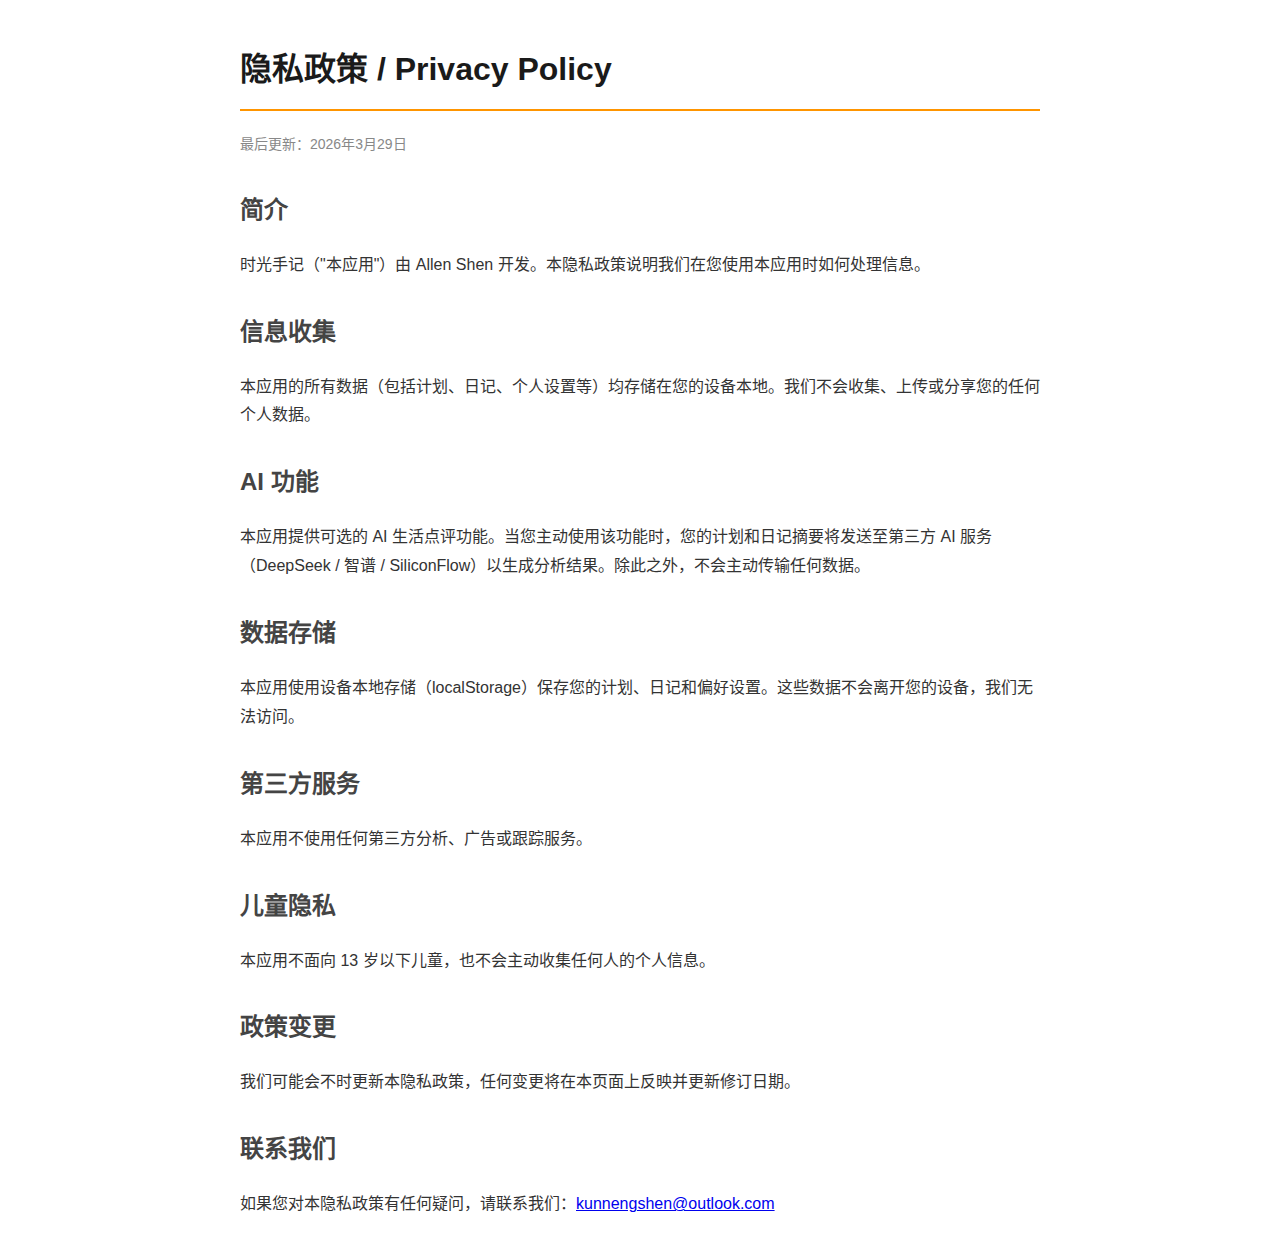
<file: timelog-privacy.html>
<!DOCTYPE html>
<html lang="zh-CN">
<head>
    <meta charset="UTF-8">
    <meta name="viewport" content="width=device-width, initial-scale=1.0">
    <title>时光手记 - 隐私政策</title>
    <style>
        body { font-family: -apple-system, BlinkMacSystemFont, 'Segoe UI', Roboto, sans-serif; max-width: 800px; margin: 0 auto; padding: 20px; line-height: 1.8; color: #333; }
        h1 { color: #1a1a1a; border-bottom: 2px solid #FF9500; padding-bottom: 10px; }
        h2 { color: #444; margin-top: 30px; }
        .updated { color: #888; font-size: 14px; }
    </style>
</head>
<body>
    <h1>隐私政策 / Privacy Policy</h1>
    <p class="updated">最后更新：2026年3月29日</p>

    <h2>简介</h2>
    <p>时光手记（"本应用"）由 Allen Shen 开发。本隐私政策说明我们在您使用本应用时如何处理信息。</p>

    <h2>信息收集</h2>
    <p>本应用的所有数据（包括计划、日记、个人设置等）均存储在您的设备本地。我们不会收集、上传或分享您的任何个人数据。</p>

    <h2>AI 功能</h2>
    <p>本应用提供可选的 AI 生活点评功能。当您主动使用该功能时，您的计划和日记摘要将发送至第三方 AI 服务（DeepSeek / 智谱 / SiliconFlow）以生成分析结果。除此之外，不会主动传输任何数据。</p>

    <h2>数据存储</h2>
    <p>本应用使用设备本地存储（localStorage）保存您的计划、日记和偏好设置。这些数据不会离开您的设备，我们无法访问。</p>

    <h2>第三方服务</h2>
    <p>本应用不使用任何第三方分析、广告或跟踪服务。</p>

    <h2>儿童隐私</h2>
    <p>本应用不面向 13 岁以下儿童，也不会主动收集任何人的个人信息。</p>

    <h2>政策变更</h2>
    <p>我们可能会不时更新本隐私政策，任何变更将在本页面上反映并更新修订日期。</p>

    <h2>联系我们</h2>
    <p>如果您对本隐私政策有任何疑问，请联系我们：<a href="mailto:kunnengshen@outlook.com">kunnengshen@outlook.com</a></p>
</body>
</html>
</file>
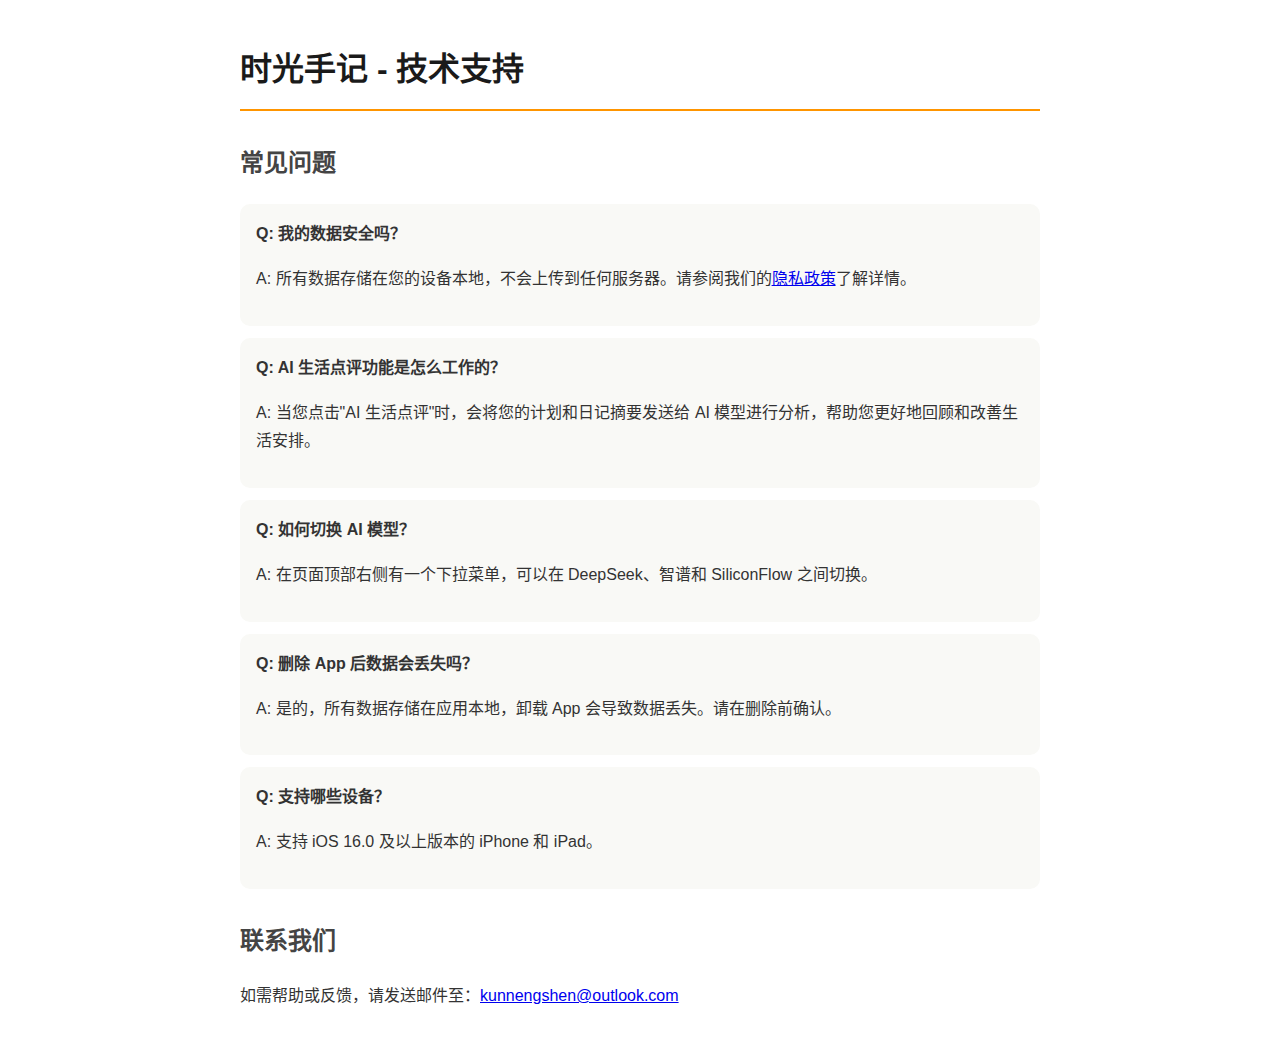
<file: timelog-support.html>
<!DOCTYPE html>
<html lang="zh-CN">
<head>
    <meta charset="UTF-8">
    <meta name="viewport" content="width=device-width, initial-scale=1.0">
    <title>时光手记 - 技术支持</title>
    <style>
        body { font-family: -apple-system, BlinkMacSystemFont, 'Segoe UI', Roboto, sans-serif; max-width: 800px; margin: 0 auto; padding: 20px; line-height: 1.8; color: #333; }
        h1 { color: #1a1a1a; border-bottom: 2px solid #FF9500; padding-bottom: 10px; }
        h2 { color: #444; margin-top: 30px; }
        .faq { background: #f9f9f6; border-radius: 10px; padding: 16px; margin-bottom: 12px; }
        .faq strong { display: block; margin-bottom: 6px; }
    </style>
</head>
<body>
    <h1>时光手记 - 技术支持</h1>

    <h2>常见问题</h2>

    <div class="faq">
        <strong>Q: 我的数据安全吗？</strong>
        <p>A: 所有数据存储在您的设备本地，不会上传到任何服务器。请参阅我们的<a href="timelog-privacy.html">隐私政策</a>了解详情。</p>
    </div>

    <div class="faq">
        <strong>Q: AI 生活点评功能是怎么工作的？</strong>
        <p>A: 当您点击"AI 生活点评"时，会将您的计划和日记摘要发送给 AI 模型进行分析，帮助您更好地回顾和改善生活安排。</p>
    </div>

    <div class="faq">
        <strong>Q: 如何切换 AI 模型？</strong>
        <p>A: 在页面顶部右侧有一个下拉菜单，可以在 DeepSeek、智谱和 SiliconFlow 之间切换。</p>
    </div>

    <div class="faq">
        <strong>Q: 删除 App 后数据会丢失吗？</strong>
        <p>A: 是的，所有数据存储在应用本地，卸载 App 会导致数据丢失。请在删除前确认。</p>
    </div>

    <div class="faq">
        <strong>Q: 支持哪些设备？</strong>
        <p>A: 支持 iOS 16.0 及以上版本的 iPhone 和 iPad。</p>
    </div>

    <h2>联系我们</h2>
    <p>如需帮助或反馈，请发送邮件至：<a href="mailto:kunnengshen@outlook.com">kunnengshen@outlook.com</a></p>
</body>
</html>
</file>
